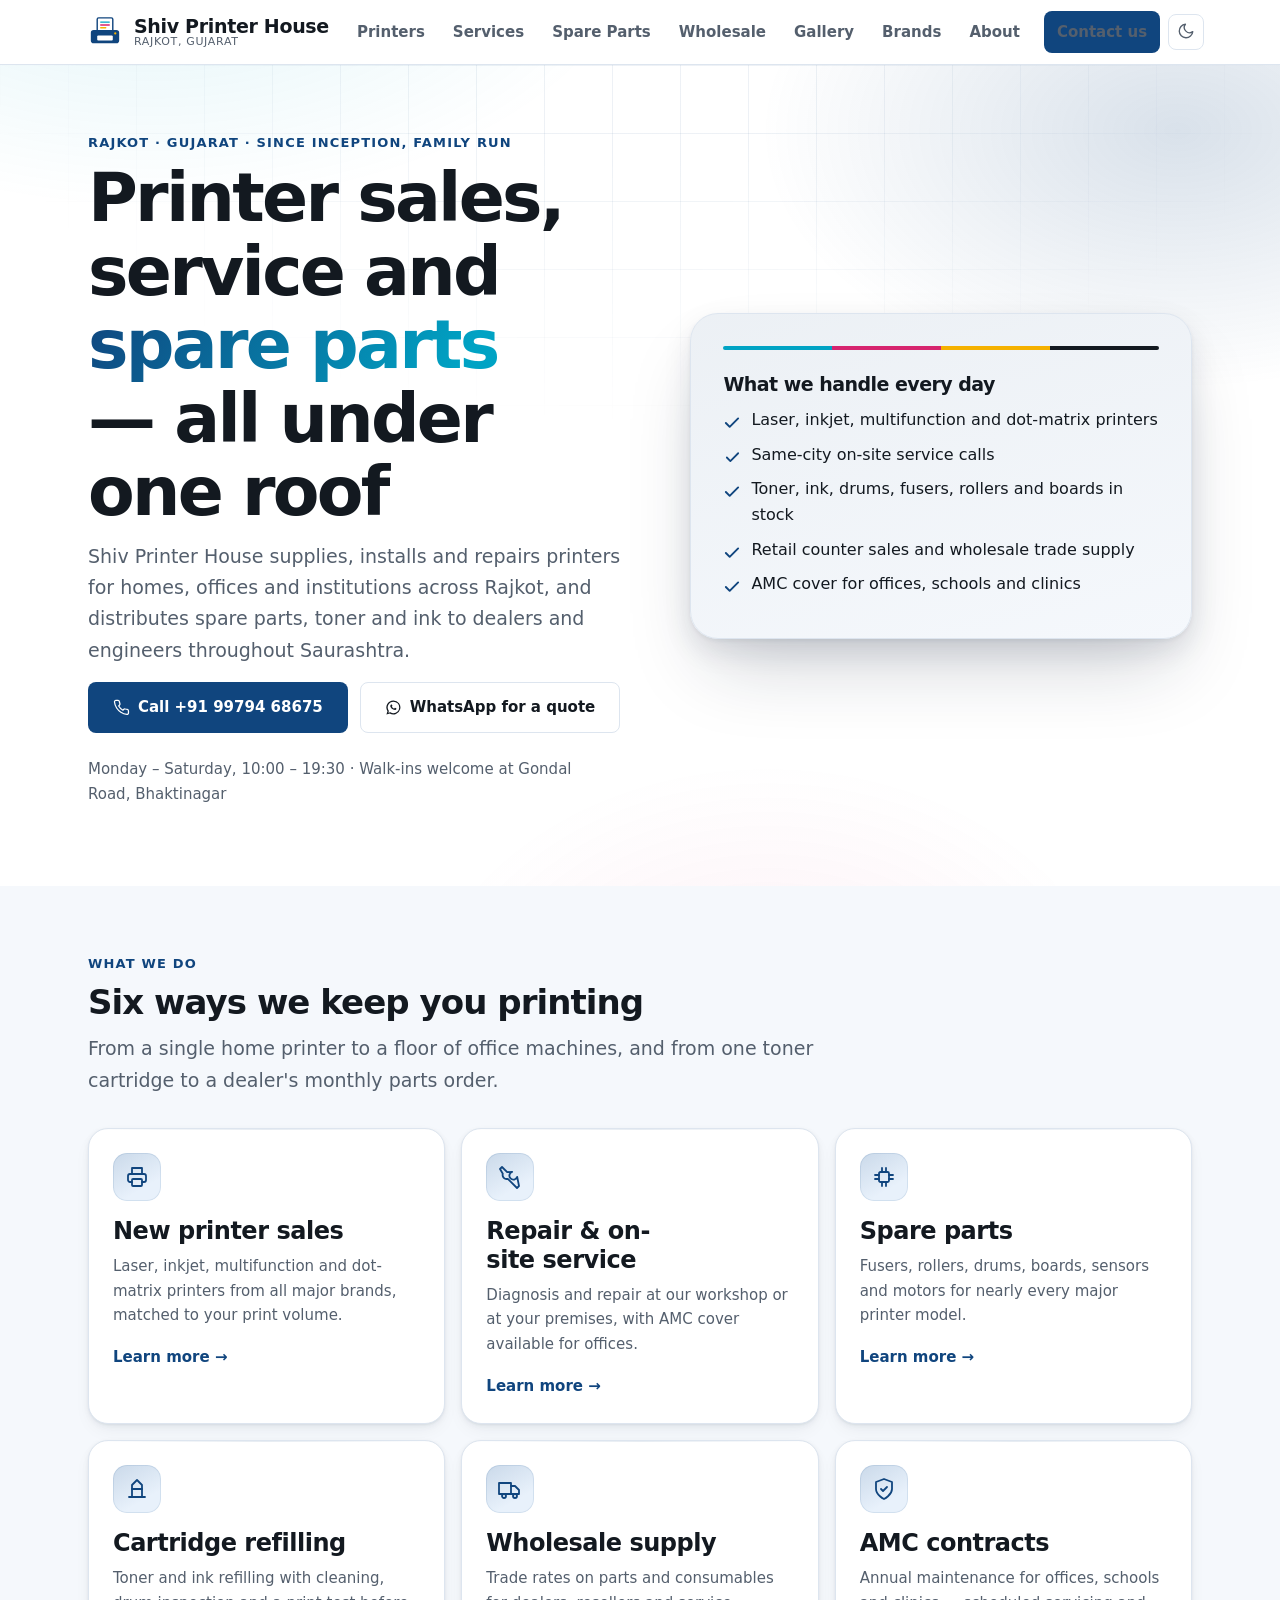
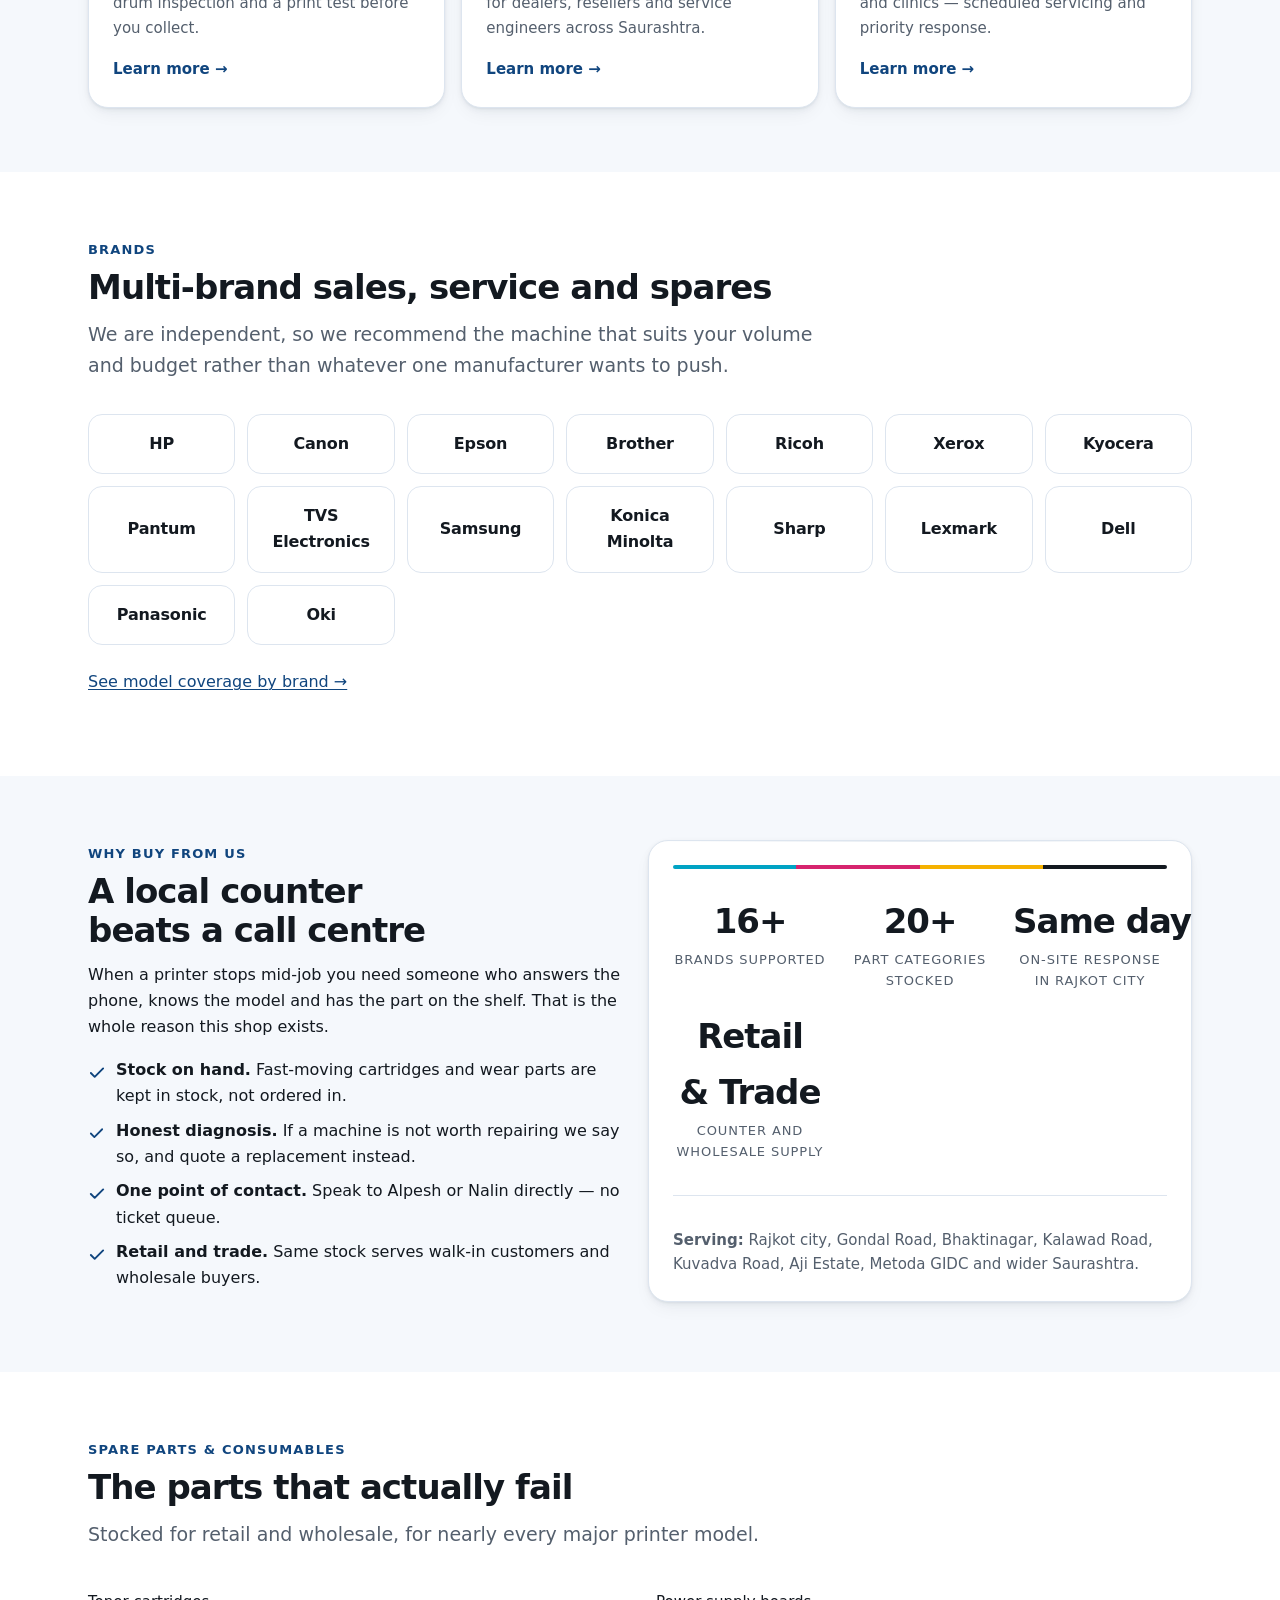
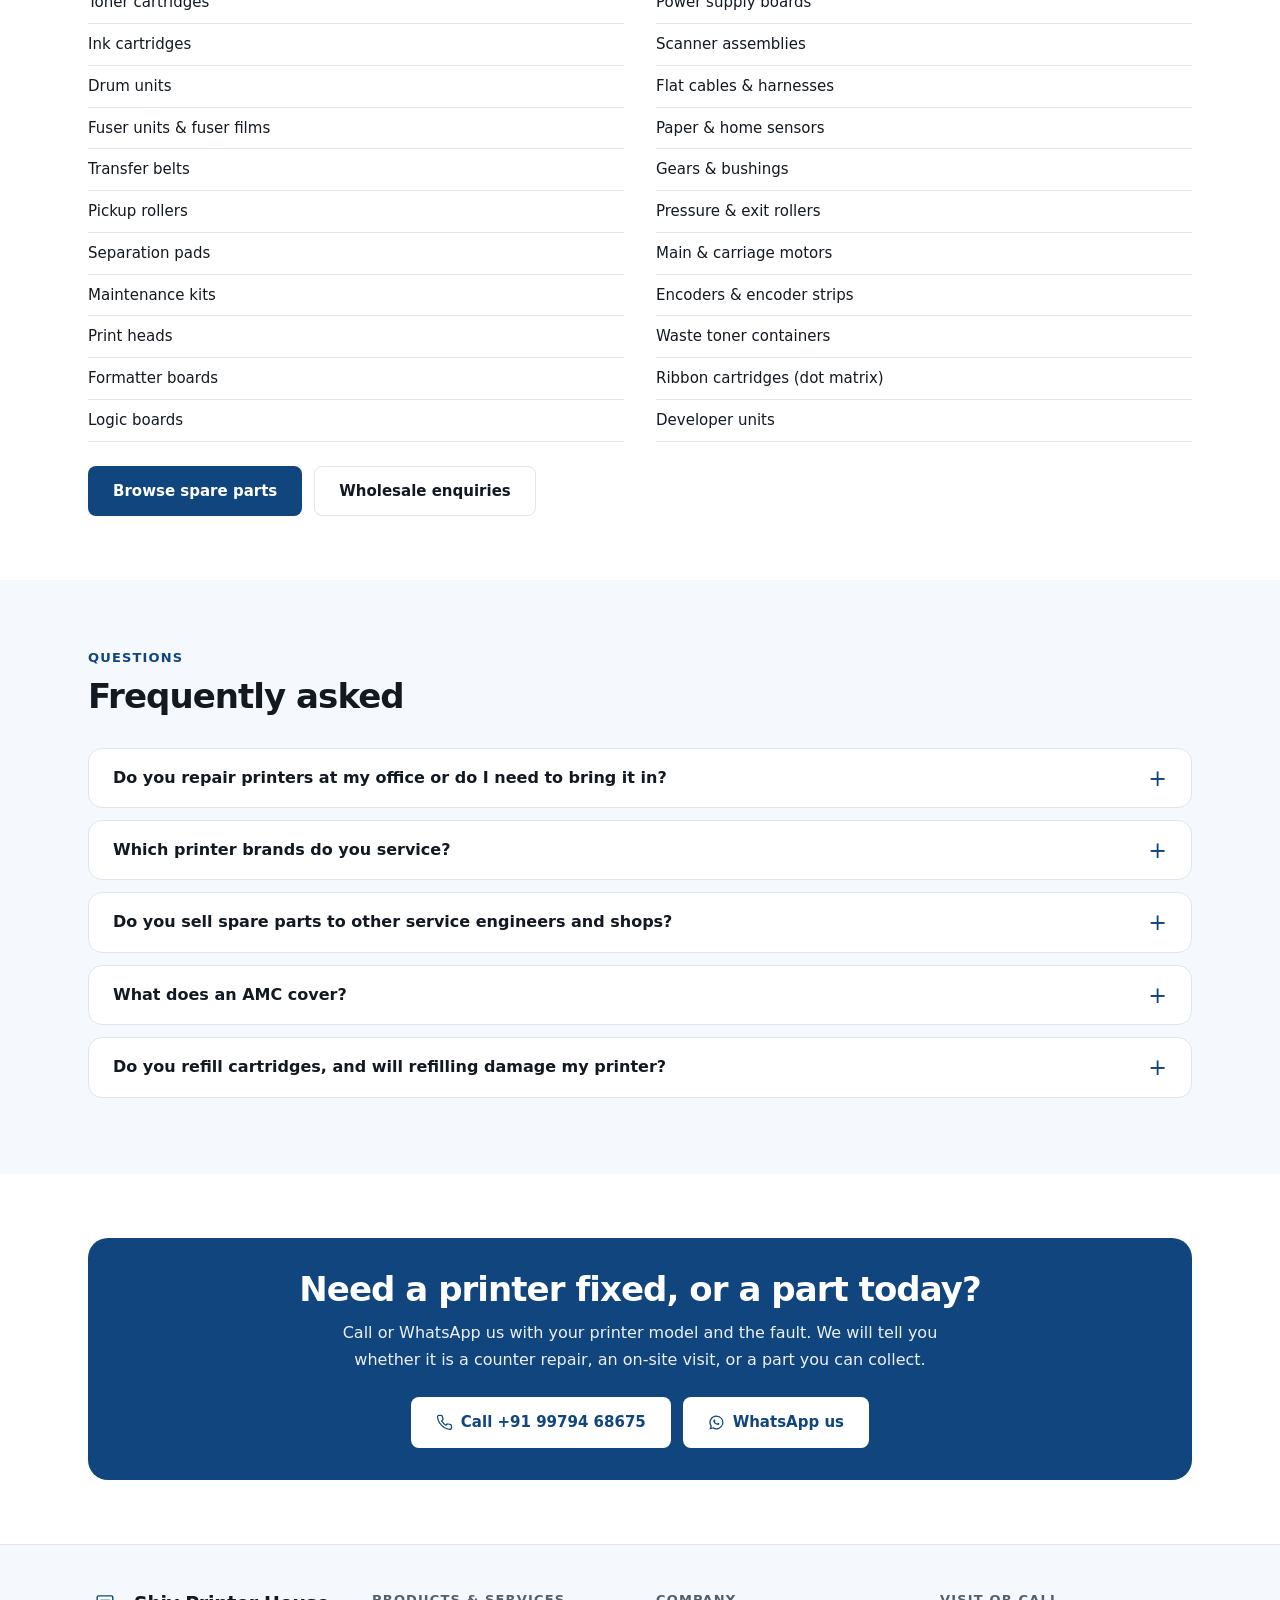
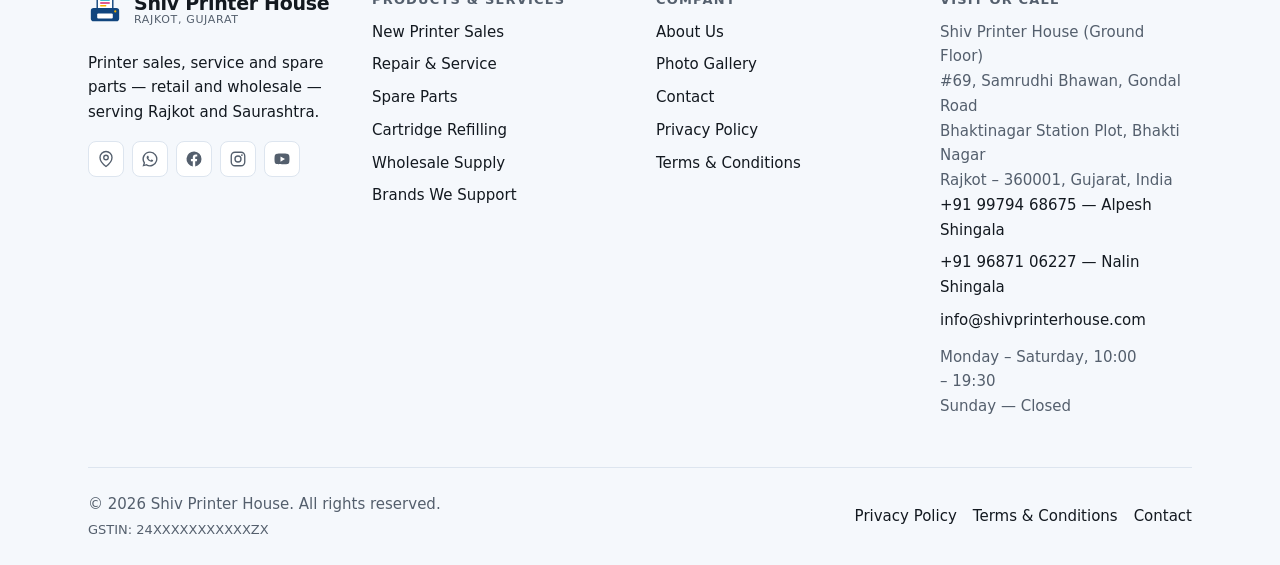
<file: index.html>
<!DOCTYPE html>
<html lang="en-IN">
<head>
<meta charset="utf-8">
<meta name="viewport" content="width=device-width, initial-scale=1">
<title>Shiv Printer House | Printer Sales, Service &amp; Spares, Rajkot</title>
<meta name="description" content="Printer sales, repair and service in Rajkot. Retail and wholesale printer spare parts, toner and ink for HP, Canon, Epson, Brother, Ricoh and more.">
<link rel="canonical" href="https://shivprinterhouse.com/">
<meta name="robots" content="index, follow, max-image-preview:large, max-snippet:-1">
<meta name="theme-color" content="#10457e" media="(prefers-color-scheme: light)">
<meta name="theme-color" content="#0f1319" media="(prefers-color-scheme: dark)">
<meta name="author" content="Shiv Printer House">
<meta name="geo.region" content="IN-GJ">
<meta name="geo.placename" content="Rajkot">
<meta property="og:type" content="website">
<meta property="og:site_name" content="Shiv Printer House">
<meta property="og:locale" content="en_IN">
<meta property="og:title" content="Shiv Printer House &mdash; Printer Sales, Service &amp; Spare Parts, Rajkot">
<meta property="og:description" content="Printer sales, repair and service in Rajkot. Retail and wholesale printer spare parts, toner and ink for HP, Canon, Epson, Brother, Ricoh and more.">
<meta property="og:url" content="https://shivprinterhouse.com/">
<meta property="og:image" content="https://shivprinterhouse.com/assets/images/og-image.jpg">
<meta property="og:image:width" content="1200">
<meta property="og:image:height" content="630">
<meta property="og:image:type" content="image/jpeg">
<meta property="og:image:alt" content="Shiv Printer House, Rajkot &ndash; printer sales, service and spare parts">
<meta name="twitter:card" content="summary_large_image">
<meta name="twitter:title" content="Shiv Printer House &mdash; Printer Sales, Service &amp; Spare Parts, Rajkot">
<meta name="twitter:description" content="Printer sales, repair and service in Rajkot. Retail and wholesale printer spare parts, toner and ink for HP, Canon, Epson, Brother, Ricoh and more.">
<meta name="twitter:image" content="https://shivprinterhouse.com/assets/images/og-image.jpg">
<meta name="twitter:image:alt" content="Shiv Printer House, Rajkot &ndash; printer sales, service and spare parts">
<link rel="icon" href="favicon.ico" sizes="32x32">
<link rel="icon" href="assets/icons/favicon.svg" type="image/svg+xml">
<link rel="apple-touch-icon" href="assets/icons/apple-touch-icon.png">
<link rel="manifest" href="manifest.webmanifest">
<link rel="stylesheet" href="assets/css/style.css?v=2">
<script src="assets/js/site.js?v=2" defer></script>
<script type="application/ld+json">
{
  "@context": "https://schema.org",
  "@graph": [
  {
    "@type": "LocalBusiness",
    "@id": "https://shivprinterhouse.com/#business",
    "additionalType": "https://schema.org/ComputerStore",
    "name": "Shiv Printer House",
    "description": "Printer sales, repair and service, and retail plus wholesale supply of printer spare parts, toner and ink cartridges in Rajkot, Gujarat.",
    "url": "https://shivprinterhouse.com/",
    "logo": "https://shivprinterhouse.com/assets/icons/icon-512.png",
    "image": "https://shivprinterhouse.com/assets/images/og-image.jpg",
    "telephone": ["+919979468675", "+919687106227"],
    "email": "info@shivprinterhouse.com",
    "currenciesAccepted": "INR",
    "priceRange": "\u20b9\u20b9",
    "address": {
      "@type": "PostalAddress",
      "streetAddress": "Ground Floor, #69, Samrudhi Bhawan, Gondal Road, Bhaktinagar Station Plot, Bhakti Nagar",
      "addressLocality": "Rajkot",
      "addressRegion": "Gujarat",
      "postalCode": "360001",
      "addressCountry": "IN"
    },
    "geo": {
      "@type": "GeoCoordinates",
      "latitude": 22.283303,
      "longitude": 70.799252
    },
    "hasMap": "https://maps.app.goo.gl/vSHveZ3JDfV5cDCq6",
    "openingHoursSpecification": [
      {
        "@type": "OpeningHoursSpecification",
        "dayOfWeek": ["Monday","Tuesday","Wednesday","Thursday","Friday","Saturday"],
        "opens": "10:00",
        "closes": "19:30"
      }
    ],
    "areaServed": [
      { "@type": "City", "name": "Rajkot" },
      { "@type": "AdministrativeArea", "name": "Saurashtra, Gujarat" }
    ],
    "employee": [
      { "@type": "Person", "name": "Alpesh Shingala", "telephone": "+919979468675" },
      { "@type": "Person", "name": "Nalin Shingala", "telephone": "+919687106227" }
    ],
    "sameAs": ["https://www.facebook.com/shivprinterhouse", "https://www.instagram.com/shivprinterhouse", "https://www.youtube.com/@shivprinterhouse"],
    "hasOfferCatalog": {
      "@type": "OfferCatalog",
      "name": "Printer products and services",
      "itemListElement": [
        { "@type": "Offer", "itemOffered": { "@type": "Service", "name": "New printer sales" } },
        { "@type": "Offer", "itemOffered": { "@type": "Service", "name": "Printer installation and setup" } },
        { "@type": "Offer", "itemOffered": { "@type": "Service", "name": "Printer repair and on-site service" } },
        { "@type": "Offer", "itemOffered": { "@type": "Service", "name": "Annual Maintenance Contract (AMC)" } },
        { "@type": "Offer", "itemOffered": { "@type": "Service", "name": "Cartridge refilling" } },
        { "@type": "Offer", "itemOffered": { "@type": "Product", "name": "Printer spare parts, toner and ink cartridges" } }
      ]
    }
  },
  {
    "@type": "Organization",
    "@id": "https://shivprinterhouse.com/#organization",
    "name": "Shiv Printer House",
    "url": "https://shivprinterhouse.com/",
    "logo": {
      "@type": "ImageObject",
      "url": "https://shivprinterhouse.com/assets/icons/icon-512.png",
      "width": 512,
      "height": 512
    },
    "contactPoint": [
      {
        "@type": "ContactPoint",
        "telephone": "+919979468675",
        "contactType": "sales and service",
        "areaServed": "IN",
        "availableLanguage": ["Gujarati", "Hindi", "English"]
      }
    ]
  },
  {
    "@type": "WebSite",
    "@id": "https://shivprinterhouse.com/#website",
    "url": "https://shivprinterhouse.com/",
    "name": "Shiv Printer House",
    "publisher": { "@id": "https://shivprinterhouse.com/#organization" },
    "inLanguage": "en-IN"
  },
  {
    "@type": "FAQPage",
    "mainEntity": [
      {"@type":"Question","name":"Do you repair printers at my office or do I need to bring it in?","acceptedAnswer":{"@type":"Answer","text":"Both. For most laser and inkjet printers we offer on-site service anywhere in Rajkot city. Heavier jobs — formatter board replacement, fuser rebuilds, scanner assembly work — are handled at our Gondal Road workshop. Call us and we will tell you which is faster for your fault."}},
      {"@type":"Question","name":"Which printer brands do you service?","acceptedAnswer":{"@type":"Answer","text":"All major brands, including HP, Canon, Epson, Brother, Ricoh, Xerox, Kyocera, Pantum, TVS and Samsung. We keep fast-moving spares for the common office and home models and can source the rest."}},
      {"@type":"Question","name":"Do you sell spare parts to other service engineers and shops?","acceptedAnswer":{"@type":"Answer","text":"Yes. Wholesale supply of spare parts, toner, ink and consumables is a core part of our business. Dealers, service engineers and resellers across Saurashtra buy from us at trade rates. See our wholesale page."}},
      {"@type":"Question","name":"What does an AMC cover?","acceptedAnswer":{"@type":"Answer","text":"An Annual Maintenance Contract covers scheduled preventive servicing, priority breakdown response and labour for the year. Contracts can be quoted as comprehensive (parts included) or non-comprehensive (labour only). Pricing depends on machine count, models and monthly print volume — contact us for a quote."}},
      {"@type":"Question","name":"Do you refill cartridges, and will refilling damage my printer?","acceptedAnswer":{"@type":"Answer","text":"We refill toner and ink cartridges using grade-matched consumables, and we clean and test the cartridge before returning it. Poor-quality refilling is what damages printers — wrong toner grade, worn drums left in service, or overfilled reservoirs. We check drum and blade condition first and tell you when a cartridge should be replaced rather than refilled."}}
    ]
  }
  ]
}
</script>
</head>
<body>
<a class="skip-link" href="#main">Skip to main content</a>
  <header class="site-header">
    <div class="container header-inner">
      <a class="brand-link" href="">
        <img src="assets/icons/logo.svg" alt="" width="34" height="34">
        <span class="brand-name">Shiv Printer House<span class="brand-sub">Rajkot, Gujarat</span></span>
      </a>
      <div class="header-actions">
        <button class="nav-toggle" type="button" aria-expanded="false" aria-controls="site-nav">
          <span>Menu</span>
        </button>
        <nav class="nav" id="site-nav" aria-label="Main">
          <ul class="nav-list">
          <li><a href="printer-sales/">Printers</a></li>
          <li><a href="services/">Services</a></li>
          <li><a href="products/">Spare Parts</a></li>
          <li><a href="wholesale/">Wholesale</a></li>
          <li><a href="gallery/">Gallery</a></li>
          <li><a href="brands/">Brands</a></li>
          <li><a href="about/">About</a></li>
          <li class="nav-cta"><a class="btn btn-sm" href="contact/">Contact us</a></li>
          </ul>
        </nav>
        <button class="theme-toggle" type="button" aria-pressed="false" aria-label="Switch to dark theme">
          <span class="icon-moon"><svg viewBox="0 0 24 24" fill="none" stroke="currentColor" stroke-width="1.8" stroke-linecap="round" stroke-linejoin="round" aria-hidden="true" focusable="false"><path d="M21 12.8A9 9 0 1 1 11.2 3a7 7 0 0 0 9.8 9.8Z"/></svg></span>
          <span class="icon-sun"><svg viewBox="0 0 24 24" fill="none" stroke="currentColor" stroke-width="1.8" stroke-linecap="round" stroke-linejoin="round" aria-hidden="true" focusable="false"><circle cx="12" cy="12" r="4.5"/><path d="M12 1.5v2M12 20.5v2M4.2 4.2l1.4 1.4M18.4 18.4l1.4 1.4M1.5 12h2M20.5 12h2M4.2 19.8l1.4-1.4M18.4 5.6l1.4-1.4"/></svg></span>
        </button>
      </div>
    </div>
  </header>
<main id="main">

  <section class="hero">
    <div class="container hero-grid">
      <div>
        <span class="eyebrow">Rajkot &middot; Gujarat &middot; Since inception, family run</span>
        <h1>Printer sales, service and <span class="accent">spare parts</span> &mdash; all under one roof</h1>
        <p class="lede">Shiv Printer House supplies, installs and repairs printers for homes, offices and
          institutions across Rajkot, and distributes spare parts, toner and ink to dealers and
          engineers throughout Saurashtra.</p>
        <div class="btn-group">
          <a class="btn" href="tel:+919979468675"><svg viewBox="0 0 24 24" fill="none" stroke="currentColor" stroke-width="1.8" stroke-linecap="round" stroke-linejoin="round" aria-hidden="true" focusable="false"><path d="M22 16.9v3a2 2 0 0 1-2.2 2 19.8 19.8 0 0 1-8.6-3.1 19.5 19.5 0 0 1-6-6A19.8 19.8 0 0 1 2.1 4.2 2 2 0 0 1 4.1 2h3a2 2 0 0 1 2 1.7c.1 1 .4 1.9.7 2.8a2 2 0 0 1-.5 2.1L8.1 9.9a16 16 0 0 0 6 6l1.3-1.3a2 2 0 0 1 2.1-.4c.9.3 1.8.6 2.8.7a2 2 0 0 1 1.7 2Z"/></svg>Call +91 99794 68675</a>
          <a class="btn btn-outline" href="https://wa.me/919979468675" rel="noopener" target="_blank"><svg viewBox="0 0 24 24" fill="currentColor" aria-hidden="true" focusable="false"><path d="M12 2a10 10 0 0 0-8.5 15.3L2 22l4.8-1.4A10 10 0 1 0 12 2Zm0 1.8a8.2 8.2 0 0 1 0 16.4 8.2 8.2 0 0 1-4.2-1.2l-.3-.2-2.8.8.8-2.7-.2-.3A8.2 8.2 0 0 1 12 3.8Zm-3 4c-.2 0-.5.1-.7.3-.3.3-.8.9-.8 1.8 0 1 .7 2 .8 2.1.1.2 1.4 2.3 3.5 3.1 1.7.7 2.2.6 2.6.6.5 0 1.4-.5 1.6-1 .2-.6.2-1 .1-1.1 0-.1-.2-.2-.4-.3l-1.4-.7c-.2 0-.3-.1-.5.1l-.6.8c-.1.2-.3.2-.5.1a6 6 0 0 1-1.7-1 6.6 6.6 0 0 1-1.2-1.5c-.1-.2 0-.3.1-.4l.4-.5.2-.4c0-.2 0-.3-.1-.4l-.6-1.4c-.1-.2-.2-.2-.4-.2Z"/></svg>WhatsApp for a quote</a>
        </div>
        <p class="mt-5 muted t-sm">
          Monday – Saturday, 10:00 – 19:30 &middot; Walk-ins welcome at Gondal Road, Bhaktinagar</p>
      </div>
      <div class="hero-figure">
        <div class="cmyk-rule mb-5"></div>
        <h2 class="t-lg">What we handle every day</h2>
        <ul class="tick-list mb-0">
          <li>Laser, inkjet, multifunction and dot-matrix printers</li>
          <li>Same-city on-site service calls</li>
          <li>Toner, ink, drums, fusers, rollers and boards in stock</li>
          <li>Retail counter sales and wholesale trade supply</li>
          <li>AMC cover for offices, schools and clinics</li>
        </ul>
      </div>
    </div>
  </section>

  <section class="section-alt">
    <div class="container">
      <div class="section-head">
        <span class="eyebrow">What we do</span>
        <h2>Six ways we keep you printing</h2>
        <p>From a single home printer to a floor of office machines, and from one toner cartridge
          to a dealer's monthly parts order.</p>
      </div>
      <div class="grid">
        <a class="card" href="printer-sales/">
          <span class="card-icon"><svg viewBox="0 0 24 24" fill="none" stroke="currentColor" stroke-width="1.8" stroke-linecap="round" stroke-linejoin="round" aria-hidden="true" focusable="false"><path d="M7 8V3h10v5"/><path d="M7 17H5a2 2 0 0 1-2-2v-4a2 2 0 0 1 2-2h14a2 2 0 0 1 2 2v4a2 2 0 0 1-2 2h-2"/><rect x="7" y="14" width="10" height="7" rx="1"/></svg></span>
          <h3>New printer sales</h3>
          <p>Laser, inkjet, multifunction and dot-matrix printers from all major brands, matched to your print volume.</p>
          <span class="more">Learn more &rarr;</span>
        </a>
        <a class="card" href="services/">
          <span class="card-icon"><svg viewBox="0 0 24 24" fill="none" stroke="currentColor" stroke-width="1.8" stroke-linecap="round" stroke-linejoin="round" aria-hidden="true" focusable="false"><path d="M14.2 6.8a4 4 0 1 0 5 5L21 21l-2 2-9.2-9.2a4 4 0 0 1-5-5L2 4l2-2 5.2 5.2Z"/></svg></span>
          <h3>Repair &amp; on-site service</h3>
          <p>Diagnosis and repair at our workshop or at your premises, with AMC cover available for offices.</p>
          <span class="more">Learn more &rarr;</span>
        </a>
        <a class="card" href="products/">
          <span class="card-icon"><svg viewBox="0 0 24 24" fill="none" stroke="currentColor" stroke-width="1.8" stroke-linecap="round" stroke-linejoin="round" aria-hidden="true" focusable="false"><rect x="7" y="7" width="10" height="10" rx="1.5"/><path d="M10 3v4M14 3v4M10 17v4M14 17v4M3 10h4M3 14h4M17 10h4M17 14h4"/></svg></span>
          <h3>Spare parts</h3>
          <p>Fusers, rollers, drums, boards, sensors and motors for nearly every major printer model.</p>
          <span class="more">Learn more &rarr;</span>
        </a>
        <a class="card" href="cartridge-refilling/">
          <span class="card-icon"><svg viewBox="0 0 24 24" fill="none" stroke="currentColor" stroke-width="1.8" stroke-linecap="round" stroke-linejoin="round" aria-hidden="true" focusable="false"><path d="M4 20h16"/><path d="M7 20V8l5-5 5 5v12"/><path d="M7 12h10"/></svg></span>
          <h3>Cartridge refilling</h3>
          <p>Toner and ink refilling with cleaning, drum inspection and a print test before you collect.</p>
          <span class="more">Learn more &rarr;</span>
        </a>
        <a class="card" href="wholesale/">
          <span class="card-icon"><svg viewBox="0 0 24 24" fill="none" stroke="currentColor" stroke-width="1.8" stroke-linecap="round" stroke-linejoin="round" aria-hidden="true" focusable="false"><path d="M1 6h12v11H1z"/><path d="M13 9h4l4 4v4h-8"/><circle cx="6" cy="19" r="2"/><circle cx="17" cy="19" r="2"/></svg></span>
          <h3>Wholesale supply</h3>
          <p>Trade rates on parts and consumables for dealers, resellers and service engineers across Saurashtra.</p>
          <span class="more">Learn more &rarr;</span>
        </a>
        <a class="card" href="services/">
          <span class="card-icon"><svg viewBox="0 0 24 24" fill="none" stroke="currentColor" stroke-width="1.8" stroke-linecap="round" stroke-linejoin="round" aria-hidden="true" focusable="false"><path d="M12 22s8-4 8-10V5l-8-3-8 3v7c0 6 8 10 8 10Z"/><path d="m9 12 2 2 4-4"/></svg></span>
          <h3>AMC contracts</h3>
          <p>Annual maintenance for offices, schools and clinics &mdash; scheduled servicing and priority response.</p>
          <span class="more">Learn more &rarr;</span>
        </a>
      </div>
    </div>
  </section>

  <section>
    <div class="container">
      <div class="section-head">
        <span class="eyebrow">Brands</span>
        <h2>Multi-brand sales, service and spares</h2>
        <p>We are independent, so we recommend the machine that suits your volume and budget rather
          than whatever one manufacturer wants to push.</p>
      </div>
      <ul class="brand-grid">
        <li>HP</li>
        <li>Canon</li>
        <li>Epson</li>
        <li>Brother</li>
        <li>Ricoh</li>
        <li>Xerox</li>
        <li>Kyocera</li>
        <li>Pantum</li>
        <li>TVS Electronics</li>
        <li>Samsung</li>
        <li>Konica Minolta</li>
        <li>Sharp</li>
        <li>Lexmark</li>
        <li>Dell</li>
        <li>Panasonic</li>
        <li>Oki</li>
      </ul>
      <p class="mt-5"><a href="brands/">See model coverage by brand &rarr;</a></p>
    </div>
  </section>

  <section class="section-alt">
    <div class="container">
      <div class="grid grid-2">
        <div>
          <span class="eyebrow">Why buy from us</span>
          <h2>A local counter beats a call centre</h2>
          <p>When a printer stops mid-job you need someone who answers the phone, knows the model and has
            the part on the shelf. That is the whole reason this shop exists.</p>
          <ul class="tick-list">
            <li><strong>Stock on hand.</strong> Fast-moving cartridges and wear parts are kept in stock, not ordered in.</li>
            <li><strong>Honest diagnosis.</strong> If a machine is not worth repairing we say so, and quote a replacement instead.</li>
            <li><strong>One point of contact.</strong> Speak to Alpesh or Nalin directly &mdash; no ticket queue.</li>
            <li><strong>Retail and trade.</strong> Same stock serves walk-in customers and wholesale buyers.</li>
          </ul>
        </div>
        <div>
          <div class="card">
            <div class="cmyk-rule mb-5"></div>
            <dl class="stats">
              <div><dd>16+</dd><dt>Brands supported</dt></div>
              <div><dd>20+</dd><dt>Part categories stocked</dt></div>
              <div><dd>Same&nbsp;day</dd><dt>On-site response in Rajkot city</dt></div>
              <div><dd>Retail<br>&amp; Trade</dd><dt>Counter and wholesale supply</dt></div>
            </dl>
            <hr>
            <p class="mb-0"><strong>Serving:</strong> Rajkot city, Gondal Road, Bhaktinagar,
              Kalawad Road, Kuvadva Road, Aji Estate, Metoda GIDC and wider Saurashtra.</p>
          </div>
        </div>
      </div>
    </div>
  </section>

  <section>
    <div class="container">
      <div class="section-head">
        <span class="eyebrow">Spare parts &amp; consumables</span>
        <h2>The parts that actually fail</h2>
        <p>Stocked for retail and wholesale, for nearly every major printer model.</p>
      </div>
      <ul class="col-list">
        <li>Toner cartridges</li><li>Ink cartridges</li><li>Drum units</li>
        <li>Fuser units &amp; fuser films</li><li>Transfer belts</li><li>Pickup rollers</li>
        <li>Separation pads</li><li>Maintenance kits</li><li>Print heads</li>
        <li>Formatter boards</li><li>Logic boards</li><li>Power supply boards</li>
        <li>Scanner assemblies</li><li>Flat cables &amp; harnesses</li><li>Paper &amp; home sensors</li>
        <li>Gears &amp; bushings</li><li>Pressure &amp; exit rollers</li><li>Main &amp; carriage motors</li>
        <li>Encoders &amp; encoder strips</li><li>Waste toner containers</li>
        <li>Ribbon cartridges (dot matrix)</li><li>Developer units</li>
      </ul>
      <div class="btn-group mt-5">
        <a class="btn" href="products/">Browse spare parts</a>
        <a class="btn btn-outline" href="wholesale/">Wholesale enquiries</a>
      </div>
    </div>
  </section>

<!-- HOMEGALLERY:START — generated by tools/build_gallery.py. Do not edit by hand. -->
  <!-- Home gallery teaser appears here automatically once photos exist
       in assets/images/gallery/originals/. See docs/GALLERY.md. -->
<!-- HOMEGALLERY:END -->

  <section class="section-alt">
    <div class="container">
      <div class="section-head">
        <span class="eyebrow">Questions</span>
        <h2>Frequently asked</h2>
      </div>
      <div class="faq">
        <details>
          <summary>Do you repair printers at my office or do I need to bring it in?</summary>
          <div class="faq-body"><p>Both. For most laser and inkjet printers we offer on-site service anywhere in Rajkot city. Heavier jobs — formatter board replacement, fuser rebuilds, scanner assembly work — are handled at our Gondal Road workshop. Call us and we will tell you which is faster for your fault.</p></div>
        </details>
        <details>
          <summary>Which printer brands do you service?</summary>
          <div class="faq-body"><p>All major brands, including HP, Canon, Epson, Brother, Ricoh, Xerox, Kyocera, Pantum, TVS and Samsung. We keep fast-moving spares for the common office and home models and can source the rest.</p></div>
        </details>
        <details>
          <summary>Do you sell spare parts to other service engineers and shops?</summary>
          <div class="faq-body"><p>Yes. Wholesale supply of spare parts, toner, ink and consumables is a core part of our business. Dealers, service engineers and resellers across Saurashtra buy from us at trade rates. See our <a href="wholesale/">wholesale page</a>.</p></div>
        </details>
        <details>
          <summary>What does an AMC cover?</summary>
          <div class="faq-body"><p>An Annual Maintenance Contract covers scheduled preventive servicing, priority breakdown response and labour for the year. Contracts can be quoted as comprehensive (parts included) or non-comprehensive (labour only). Pricing depends on machine count, models and monthly print volume — contact us for a quote.</p></div>
        </details>
        <details>
          <summary>Do you refill cartridges, and will refilling damage my printer?</summary>
          <div class="faq-body"><p>We refill toner and ink cartridges using grade-matched consumables, and we clean and test the cartridge before returning it. Poor-quality refilling is what damages printers — wrong toner grade, worn drums left in service, or overfilled reservoirs. We check drum and blade condition first and tell you when a cartridge should be replaced rather than refilled.</p></div>
        </details>
      </div>
    </div>
  </section>

  <section>
    <div class="container">
      <div class="cta-band">
        <h2>Need a printer fixed, or a part today?</h2>
        <p>Call or WhatsApp us with your printer model and the fault. We will tell you whether it is a counter repair, an on-site visit, or a part you can collect.</p>
        <div class="btn-group center-x mt-5">
          <a class="btn" href="tel:+919979468675"><svg viewBox="0 0 24 24" fill="none" stroke="currentColor" stroke-width="1.8" stroke-linecap="round" stroke-linejoin="round" aria-hidden="true" focusable="false"><path d="M22 16.9v3a2 2 0 0 1-2.2 2 19.8 19.8 0 0 1-8.6-3.1 19.5 19.5 0 0 1-6-6A19.8 19.8 0 0 1 2.1 4.2 2 2 0 0 1 4.1 2h3a2 2 0 0 1 2 1.7c.1 1 .4 1.9.7 2.8a2 2 0 0 1-.5 2.1L8.1 9.9a16 16 0 0 0 6 6l1.3-1.3a2 2 0 0 1 2.1-.4c.9.3 1.8.6 2.8.7a2 2 0 0 1 1.7 2Z"/></svg>Call +91 99794 68675</a>
          <a class="btn" href="https://wa.me/919979468675" rel="noopener" target="_blank"><svg viewBox="0 0 24 24" fill="currentColor" aria-hidden="true" focusable="false"><path d="M12 2a10 10 0 0 0-8.5 15.3L2 22l4.8-1.4A10 10 0 1 0 12 2Zm0 1.8a8.2 8.2 0 0 1 0 16.4 8.2 8.2 0 0 1-4.2-1.2l-.3-.2-2.8.8.8-2.7-.2-.3A8.2 8.2 0 0 1 12 3.8Zm-3 4c-.2 0-.5.1-.7.3-.3.3-.8.9-.8 1.8 0 1 .7 2 .8 2.1.1.2 1.4 2.3 3.5 3.1 1.7.7 2.2.6 2.6.6.5 0 1.4-.5 1.6-1 .2-.6.2-1 .1-1.1 0-.1-.2-.2-.4-.3l-1.4-.7c-.2 0-.3-.1-.5.1l-.6.8c-.1.2-.3.2-.5.1a6 6 0 0 1-1.7-1 6.6 6.6 0 0 1-1.2-1.5c-.1-.2 0-.3.1-.4l.4-.5.2-.4c0-.2 0-.3-.1-.4l-.6-1.4c-.1-.2-.2-.2-.4-.2Z"/></svg>WhatsApp us</a>
        </div>
      </div>
    </div>
  </section>

</main>
  <footer class="site-footer">
    <div class="container">
      <div class="footer-grid">
        <div>
          <a class="brand-link" href="">
            <img src="assets/icons/logo.svg" alt="" width="34" height="34">
            <span class="brand-name">Shiv Printer House<span class="brand-sub">Rajkot, Gujarat</span></span>
          </a>
          <p class="mt-4">Printer sales, service and spare parts &mdash; retail and wholesale &mdash; serving Rajkot and Saurashtra.</p>
          <!-- CONFIG social: profiles are suggested handles. Confirm or replace before launch. -->
          <ul class="social">
            <li><a href="https://maps.app.goo.gl/vSHveZ3JDfV5cDCq6" rel="noopener" target="_blank" title="Google Maps"><span class="sr-only">Find Shiv Printer House on Google Maps</span><svg viewBox="0 0 24 24" fill="none" stroke="currentColor" stroke-width="1.8" stroke-linecap="round" stroke-linejoin="round" aria-hidden="true" focusable="false"><path d="M20 10c0 6-8 12-8 12s-8-6-8-12a8 8 0 0 1 16 0Z"/><circle cx="12" cy="10" r="3"/></svg></a></li>
            <li><a href="https://wa.me/919979468675" rel="noopener" target="_blank" title="WhatsApp"><span class="sr-only">Chat with Shiv Printer House on WhatsApp</span><svg viewBox="0 0 24 24" fill="currentColor" aria-hidden="true" focusable="false"><path d="M12 2a10 10 0 0 0-8.5 15.3L2 22l4.8-1.4A10 10 0 1 0 12 2Zm0 1.8a8.2 8.2 0 0 1 0 16.4 8.2 8.2 0 0 1-4.2-1.2l-.3-.2-2.8.8.8-2.7-.2-.3A8.2 8.2 0 0 1 12 3.8Zm-3 4c-.2 0-.5.1-.7.3-.3.3-.8.9-.8 1.8 0 1 .7 2 .8 2.1.1.2 1.4 2.3 3.5 3.1 1.7.7 2.2.6 2.6.6.5 0 1.4-.5 1.6-1 .2-.6.2-1 .1-1.1 0-.1-.2-.2-.4-.3l-1.4-.7c-.2 0-.3-.1-.5.1l-.6.8c-.1.2-.3.2-.5.1a6 6 0 0 1-1.7-1 6.6 6.6 0 0 1-1.2-1.5c-.1-.2 0-.3.1-.4l.4-.5.2-.4c0-.2 0-.3-.1-.4l-.6-1.4c-.1-.2-.2-.2-.4-.2Z"/></svg></a></li>
            <li><a href="https://www.facebook.com/shivprinterhouse" rel="noopener me" target="_blank" title="Facebook"><span class="sr-only">Shiv Printer House on Facebook</span><svg viewBox="0 0 24 24" fill="currentColor" aria-hidden="true" focusable="false"><path d="M22 12a10 10 0 1 0-11.6 9.9v-7H7.9V12h2.5V9.8c0-2.5 1.5-3.9 3.8-3.9l2.1.2v2.4h-1.2c-1.2 0-1.5.7-1.5 1.5V12h2.6l-.4 2.9h-2.2v7A10 10 0 0 0 22 12Z"/></svg></a></li>
            <li><a href="https://www.instagram.com/shivprinterhouse" rel="noopener me" target="_blank" title="Instagram"><span class="sr-only">Shiv Printer House on Instagram</span><svg viewBox="0 0 24 24" fill="none" stroke="currentColor" stroke-width="1.8" stroke-linecap="round" aria-hidden="true" focusable="false"><rect x="3" y="3" width="18" height="18" rx="5"/><circle cx="12" cy="12" r="4"/><circle cx="17.2" cy="6.8" r="1.2" fill="currentColor" stroke="none"/></svg></a></li>
            <li><a href="https://www.youtube.com/@shivprinterhouse" rel="noopener me" target="_blank" title="Youtube"><span class="sr-only">Shiv Printer House on Youtube</span><svg viewBox="0 0 24 24" fill="currentColor" aria-hidden="true" focusable="false"><path d="M21.6 7.2a2.8 2.8 0 0 0-2-2C17.9 4.8 12 4.8 12 4.8s-5.9 0-7.6.4a2.8 2.8 0 0 0-2 2C2 8.9 2 12 2 12s0 3.1.4 4.8a2.8 2.8 0 0 0 2 2c1.7.4 7.6.4 7.6.4s5.9 0 7.6-.4a2.8 2.8 0 0 0 2-2C22 15.1 22 12 22 12s0-3.1-.4-4.8ZM10 15.5v-7l6 3.5-6 3.5Z"/></svg></a></li>
          </ul>
        </div>
        <div>
          <h2>Products &amp; Services</h2>
          <ul>
            <li><a href="printer-sales/">New Printer Sales</a></li>
            <li><a href="services/">Repair &amp; Service</a></li>
            <li><a href="products/">Spare Parts</a></li>
            <li><a href="cartridge-refilling/">Cartridge Refilling</a></li>
            <li><a href="wholesale/">Wholesale Supply</a></li>
            <li><a href="brands/">Brands We Support</a></li>
          </ul>
        </div>
        <div>
          <h2>Company</h2>
          <ul>
            <li><a href="about/">About Us</a></li>
            <li><a href="gallery/">Photo Gallery</a></li>
            <li><a href="contact/">Contact</a></li>
            <li><a href="privacy/">Privacy Policy</a></li>
            <li><a href="terms/">Terms &amp; Conditions</a></li>
          </ul>
        </div>
        <div>
          <h2>Visit or Call</h2>
          <address>
            Shiv Printer House (Ground Floor)<br>
            #69, Samrudhi Bhawan, Gondal Road<br>
            Bhaktinagar Station Plot, Bhakti Nagar<br>
            Rajkot &ndash; 360001, Gujarat, India
          </address>
          <ul class="mt-3">
            <li><a href="tel:+919979468675">+91 99794 68675</a> &mdash; Alpesh Shingala</li>
            <li><a href="tel:+919687106227">+91 96871 06227</a> &mdash; Nalin Shingala</li>
            <li><a href="mailto:info@shivprinterhouse.com">info@shivprinterhouse.com</a></li>
          </ul>
          <p class="mt-3 muted">Monday – Saturday, 10:00 – 19:30<br>Sunday — Closed</p>
        </div>
      </div>
      <div class="footer-bottom">
        <p class="m-0">&copy; <span>2026</span> Shiv Printer House. All rights reserved.<br>
          <!-- CONFIG gstin: replace with the real 15-digit GSTIN before launch -->
          <small>GSTIN: 24XXXXXXXXXXXZX</small>
        </p>
        <ul>
          <li><a href="privacy/">Privacy Policy</a></li>
          <li><a href="terms/">Terms &amp; Conditions</a></li>
          <li><a href="contact/">Contact</a></li>
        </ul>
      </div>
    </div>
  </footer>
  <nav class="mobile-cta" aria-label="Quick contact">
    <a href="tel:+919979468675"><svg viewBox="0 0 24 24" fill="none" stroke="currentColor" stroke-width="1.8" stroke-linecap="round" stroke-linejoin="round" aria-hidden="true" focusable="false"><path d="M22 16.9v3a2 2 0 0 1-2.2 2 19.8 19.8 0 0 1-8.6-3.1 19.5 19.5 0 0 1-6-6A19.8 19.8 0 0 1 2.1 4.2 2 2 0 0 1 4.1 2h3a2 2 0 0 1 2 1.7c.1 1 .4 1.9.7 2.8a2 2 0 0 1-.5 2.1L8.1 9.9a16 16 0 0 0 6 6l1.3-1.3a2 2 0 0 1 2.1-.4c.9.3 1.8.6 2.8.7a2 2 0 0 1 1.7 2Z"/></svg>Call now</a>
    <a href="https://wa.me/919979468675" rel="noopener" target="_blank"><svg viewBox="0 0 24 24" fill="currentColor" aria-hidden="true" focusable="false"><path d="M12 2a10 10 0 0 0-8.5 15.3L2 22l4.8-1.4A10 10 0 1 0 12 2Zm0 1.8a8.2 8.2 0 0 1 0 16.4 8.2 8.2 0 0 1-4.2-1.2l-.3-.2-2.8.8.8-2.7-.2-.3A8.2 8.2 0 0 1 12 3.8Zm-3 4c-.2 0-.5.1-.7.3-.3.3-.8.9-.8 1.8 0 1 .7 2 .8 2.1.1.2 1.4 2.3 3.5 3.1 1.7.7 2.2.6 2.6.6.5 0 1.4-.5 1.6-1 .2-.6.2-1 .1-1.1 0-.1-.2-.2-.4-.3l-1.4-.7c-.2 0-.3-.1-.5.1l-.6.8c-.1.2-.3.2-.5.1a6 6 0 0 1-1.7-1 6.6 6.6 0 0 1-1.2-1.5c-.1-.2 0-.3.1-.4l.4-.5.2-.4c0-.2 0-.3-.1-.4l-.6-1.4c-.1-.2-.2-.2-.4-.2Z"/></svg>WhatsApp</a>
  </nav>
</body>
</html>
</file>
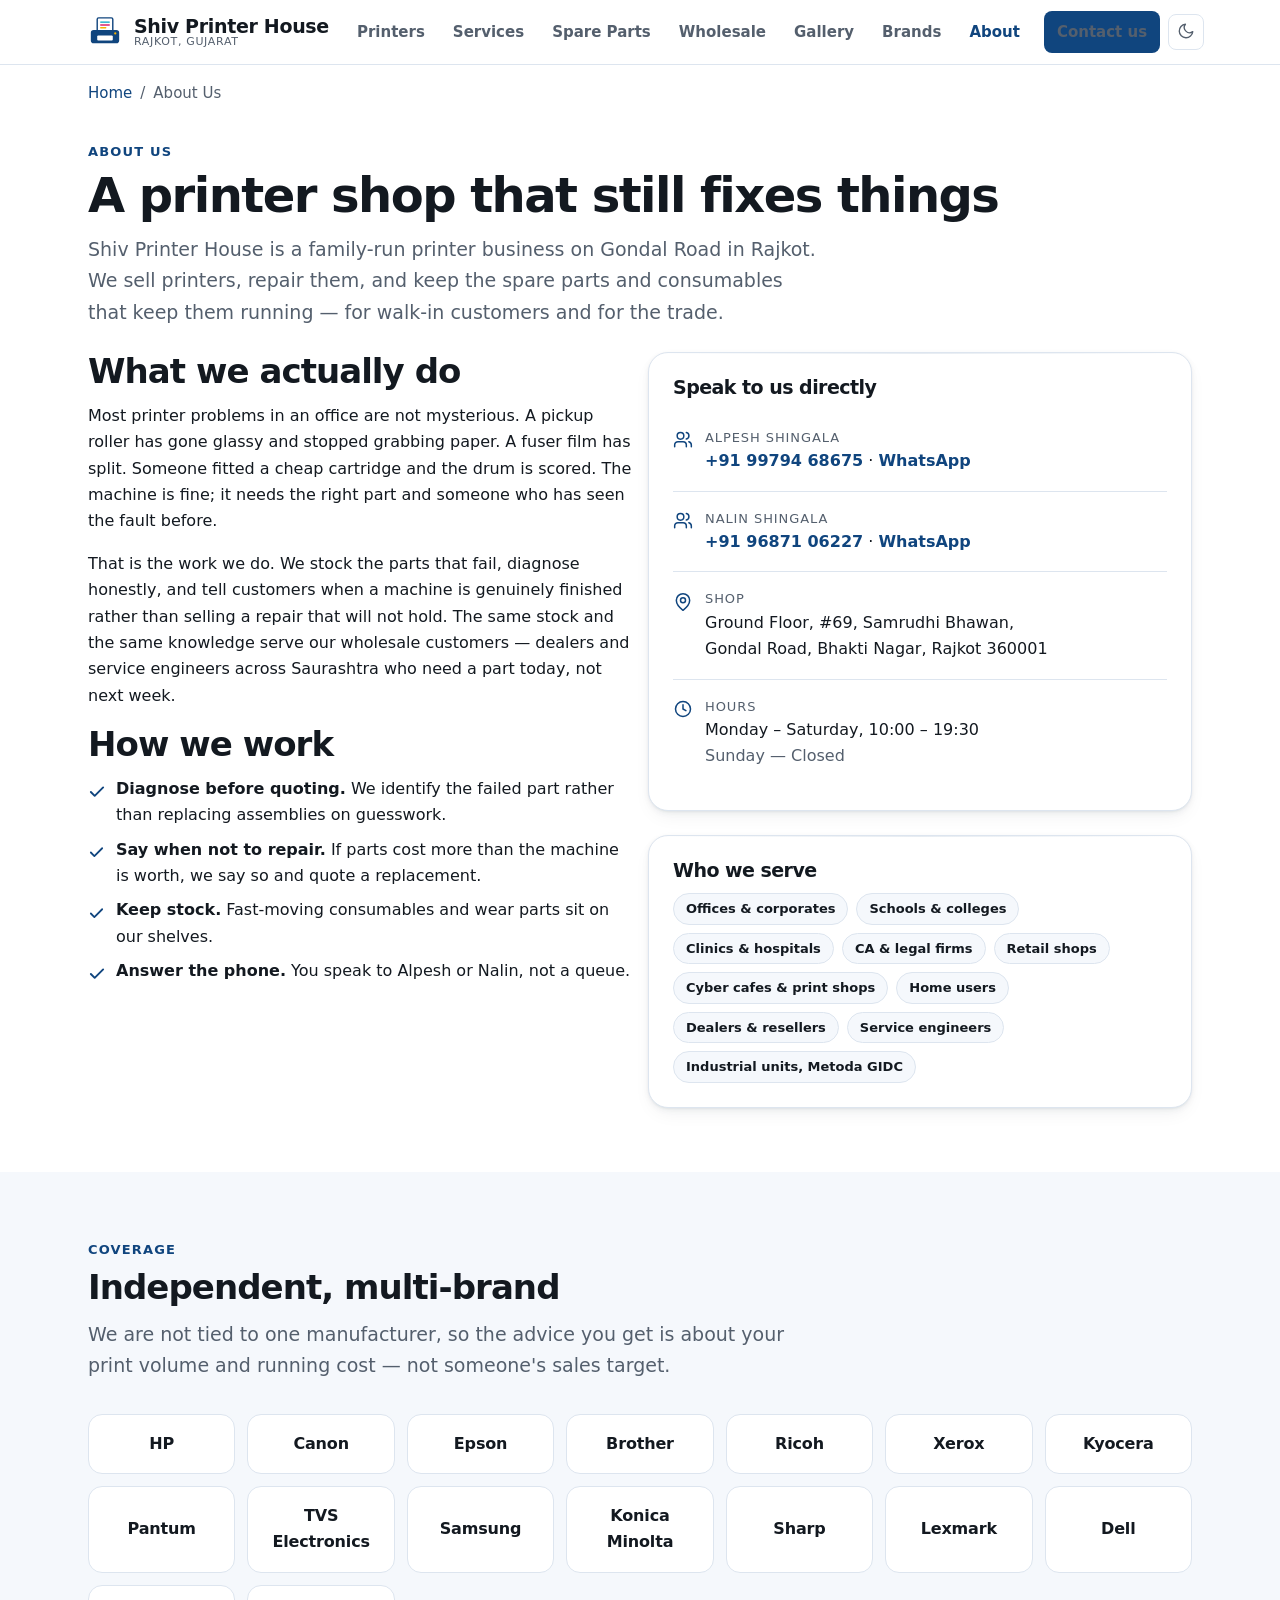
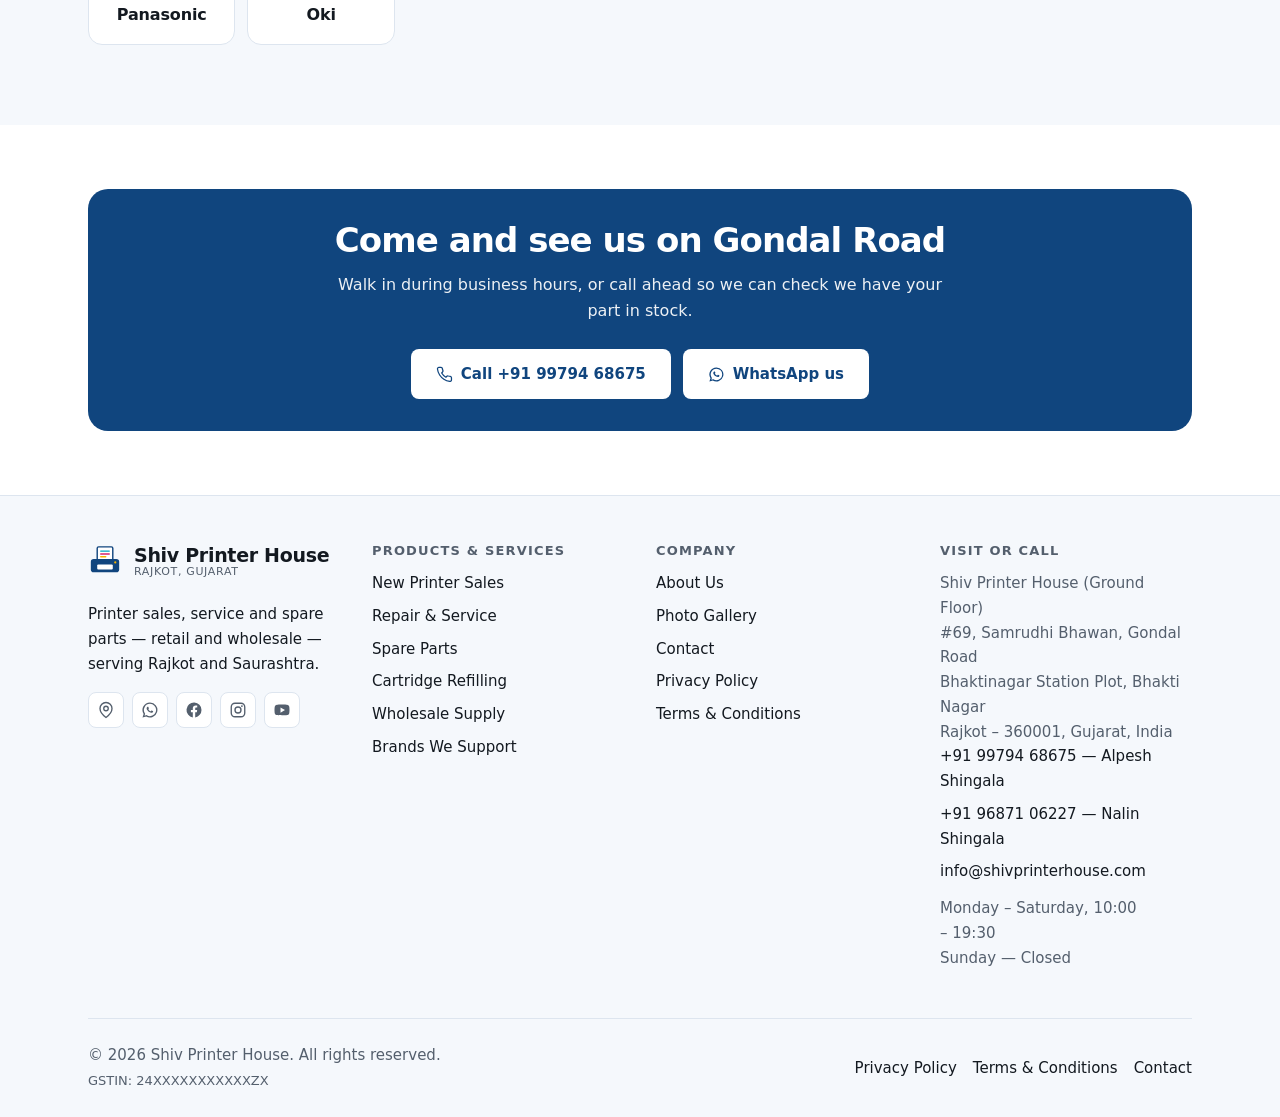
<file: about/index.html>
<!DOCTYPE html>
<html lang="en-IN">
<head>
<meta charset="utf-8">
<meta name="viewport" content="width=device-width, initial-scale=1">
<title>About Shiv Printer House | Printer Dealer in Rajkot</title>
<meta name="description" content="Family-run printer sales, service and spare parts business on Gondal Road, Rajkot, serving offices, institutions and the wholesale trade in Saurashtra.">
<link rel="canonical" href="https://shivprinterhouse.com/about/">
<meta name="robots" content="index, follow, max-image-preview:large, max-snippet:-1">
<meta name="theme-color" content="#10457e" media="(prefers-color-scheme: light)">
<meta name="theme-color" content="#0f1319" media="(prefers-color-scheme: dark)">
<meta name="author" content="Shiv Printer House">
<meta name="geo.region" content="IN-GJ">
<meta name="geo.placename" content="Rajkot">
<meta property="og:type" content="website">
<meta property="og:site_name" content="Shiv Printer House">
<meta property="og:locale" content="en_IN">
<meta property="og:title" content="About Shiv Printer House | Printer Dealer &amp; Service Centre, Rajkot">
<meta property="og:description" content="Family-run printer sales, service and spare parts business on Gondal Road, Rajkot, serving offices, institutions and the wholesale trade in Saurashtra.">
<meta property="og:url" content="https://shivprinterhouse.com/about/">
<meta property="og:image" content="https://shivprinterhouse.com/assets/images/og-image.jpg">
<meta property="og:image:width" content="1200">
<meta property="og:image:height" content="630">
<meta property="og:image:type" content="image/jpeg">
<meta property="og:image:alt" content="Shiv Printer House, Rajkot &ndash; printer sales, service and spare parts">
<meta name="twitter:card" content="summary_large_image">
<meta name="twitter:title" content="About Shiv Printer House | Printer Dealer &amp; Service Centre, Rajkot">
<meta name="twitter:description" content="Family-run printer sales, service and spare parts business on Gondal Road, Rajkot, serving offices, institutions and the wholesale trade in Saurashtra.">
<meta name="twitter:image" content="https://shivprinterhouse.com/assets/images/og-image.jpg">
<meta name="twitter:image:alt" content="Shiv Printer House, Rajkot &ndash; printer sales, service and spare parts">
<link rel="icon" href="../favicon.ico" sizes="32x32">
<link rel="icon" href="../assets/icons/favicon.svg" type="image/svg+xml">
<link rel="apple-touch-icon" href="../assets/icons/apple-touch-icon.png">
<link rel="manifest" href="../manifest.webmanifest">
<link rel="stylesheet" href="../assets/css/style.css?v=2">
<script src="../assets/js/site.js?v=2" defer></script>
<script type="application/ld+json">
{
  "@context": "https://schema.org",
  "@graph": [
  { "@type": "WebPage", "isPartOf": { "@id": "https://shivprinterhouse.com/#website" }, "about": { "@id": "https://shivprinterhouse.com/#business" } },
  {
    "@type": "BreadcrumbList",
    "itemListElement": [
      {"@type":"ListItem","position":1,"name":"Home","item":"https://shivprinterhouse.com/"},
      {"@type":"ListItem","position":2,"name":"About Us","item":"https://shivprinterhouse.com/about/"}
    ]
  }
  ]
}
</script>
</head>
<body>
<a class="skip-link" href="#main">Skip to main content</a>
  <header class="site-header">
    <div class="container header-inner">
      <a class="brand-link" href="../">
        <img src="../assets/icons/logo.svg" alt="" width="34" height="34">
        <span class="brand-name">Shiv Printer House<span class="brand-sub">Rajkot, Gujarat</span></span>
      </a>
      <div class="header-actions">
        <button class="nav-toggle" type="button" aria-expanded="false" aria-controls="site-nav">
          <span>Menu</span>
        </button>
        <nav class="nav" id="site-nav" aria-label="Main">
          <ul class="nav-list">
          <li><a href="../printer-sales/">Printers</a></li>
          <li><a href="../services/">Services</a></li>
          <li><a href="../products/">Spare Parts</a></li>
          <li><a href="../wholesale/">Wholesale</a></li>
          <li><a href="../gallery/">Gallery</a></li>
          <li><a href="../brands/">Brands</a></li>
          <li><a href="../about/" aria-current="page">About</a></li>
          <li class="nav-cta"><a class="btn btn-sm" href="../contact/">Contact us</a></li>
          </ul>
        </nav>
        <button class="theme-toggle" type="button" aria-pressed="false" aria-label="Switch to dark theme">
          <span class="icon-moon"><svg viewBox="0 0 24 24" fill="none" stroke="currentColor" stroke-width="1.8" stroke-linecap="round" stroke-linejoin="round" aria-hidden="true" focusable="false"><path d="M21 12.8A9 9 0 1 1 11.2 3a7 7 0 0 0 9.8 9.8Z"/></svg></span>
          <span class="icon-sun"><svg viewBox="0 0 24 24" fill="none" stroke="currentColor" stroke-width="1.8" stroke-linecap="round" stroke-linejoin="round" aria-hidden="true" focusable="false"><circle cx="12" cy="12" r="4.5"/><path d="M12 1.5v2M12 20.5v2M4.2 4.2l1.4 1.4M18.4 18.4l1.4 1.4M1.5 12h2M20.5 12h2M4.2 19.8l1.4-1.4M18.4 5.6l1.4-1.4"/></svg></span>
        </button>
      </div>
    </div>
  </header>
<main id="main">
  <nav class="breadcrumb container" aria-label="Breadcrumb">
    <ol>
        <li><a href="../">Home</a></li>
        <li><span aria-current="page">About Us</span></li>
    </ol>
  </nav>
  <div class="container page-head">
    <span class="eyebrow">About us</span>
    <h1>A printer shop that still fixes things</h1>
    <p>Shiv Printer House is a family-run printer business on Gondal Road in Rajkot. We sell printers,
      repair them, and keep the spare parts and consumables that keep them running &mdash; for walk-in
      customers and for the trade.</p>
  </div>

  <section class="pt-0">
    <div class="container">
      <div class="grid grid-2">
        <div>
          <h2>What we actually do</h2>
          <p>Most printer problems in an office are not mysterious. A pickup roller has gone glassy and
            stopped grabbing paper. A fuser film has split. Someone fitted a cheap cartridge and the
            drum is scored. The machine is fine; it needs the right part and someone who has seen the
            fault before.</p>
          <p>That is the work we do. We stock the parts that fail, diagnose honestly, and tell customers
            when a machine is genuinely finished rather than selling a repair that will not hold. The
            same stock and the same knowledge serve our wholesale customers &mdash; dealers and service
            engineers across Saurashtra who need a part today, not next week.</p>

          <h2>How we work</h2>
          <ul class="tick-list">
            <li><strong>Diagnose before quoting.</strong> We identify the failed part rather than
              replacing assemblies on guesswork.</li>
            <li><strong>Say when not to repair.</strong> If parts cost more than the machine is worth,
              we say so and quote a replacement.</li>
            <li><strong>Keep stock.</strong> Fast-moving consumables and wear parts sit on our shelves.</li>
            <li><strong>Answer the phone.</strong> You speak to Alpesh or Nalin, not a queue.</li>
          </ul>
        </div>

        <div>
          <div class="card">
            <h2 class="t-lg">Speak to us directly</h2>
            <div class="contact-row">
              <svg viewBox="0 0 24 24" fill="none" stroke="currentColor" stroke-width="1.8" stroke-linecap="round" stroke-linejoin="round" aria-hidden="true" focusable="false"><path d="M16 20v-2a4 4 0 0 0-4-4H6a4 4 0 0 0-4 4v2"/><circle cx="9" cy="7" r="4"/><path d="M22 20v-2a4 4 0 0 0-3-3.9"/><path d="M16 3.1a4 4 0 0 1 0 7.8"/></svg>
              <div>
                <span class="label">Alpesh Shingala</span>
                <a href="tel:+919979468675">+91 99794 68675</a> &middot;
                <a href="https://wa.me/919979468675" rel="noopener" target="_blank">WhatsApp</a>
              </div>
            </div>
            <div class="contact-row">
              <svg viewBox="0 0 24 24" fill="none" stroke="currentColor" stroke-width="1.8" stroke-linecap="round" stroke-linejoin="round" aria-hidden="true" focusable="false"><path d="M16 20v-2a4 4 0 0 0-4-4H6a4 4 0 0 0-4 4v2"/><circle cx="9" cy="7" r="4"/><path d="M22 20v-2a4 4 0 0 0-3-3.9"/><path d="M16 3.1a4 4 0 0 1 0 7.8"/></svg>
              <div>
                <span class="label">Nalin Shingala</span>
                <a href="tel:+919687106227">+91 96871 06227</a> &middot;
                <a href="https://wa.me/919687106227" rel="noopener" target="_blank">WhatsApp</a>
              </div>
            </div>
            <div class="contact-row">
              <svg viewBox="0 0 24 24" fill="none" stroke="currentColor" stroke-width="1.8" stroke-linecap="round" stroke-linejoin="round" aria-hidden="true" focusable="false"><path d="M20 10c0 6-8 12-8 12s-8-6-8-12a8 8 0 0 1 16 0Z"/><circle cx="12" cy="10" r="3"/></svg>
              <div>
                <span class="label">Shop</span>
                Ground Floor, #69, Samrudhi Bhawan,<br>Gondal Road, Bhakti Nagar, Rajkot 360001
              </div>
            </div>
            <div class="contact-row">
              <svg viewBox="0 0 24 24" fill="none" stroke="currentColor" stroke-width="1.8" stroke-linecap="round" stroke-linejoin="round" aria-hidden="true" focusable="false"><circle cx="12" cy="12" r="9"/><path d="M12 7v5l3.5 2"/></svg>
              <div><span class="label">Hours</span>Monday – Saturday, 10:00 – 19:30<br>
                <span class="muted">Sunday — Closed</span></div>
            </div>
          </div>

          <div class="card mt-5">
            <h2 class="t-lg">Who we serve</h2>
            <ul class="tag-list">
              <li>Offices &amp; corporates</li><li>Schools &amp; colleges</li>
              <li>Clinics &amp; hospitals</li><li>CA &amp; legal firms</li>
              <li>Retail shops</li><li>Cyber cafes &amp; print shops</li>
              <li>Home users</li><li>Dealers &amp; resellers</li>
              <li>Service engineers</li><li>Industrial units, Metoda GIDC</li>
            </ul>
          </div>
        </div>
      </div>
    </div>
  </section>

  <section class="section-alt">
    <div class="container">
      <div class="section-head">
        <span class="eyebrow">Coverage</span>
        <h2>Independent, multi-brand</h2>
        <p>We are not tied to one manufacturer, so the advice you get is about your print volume and
          running cost &mdash; not someone's sales target.</p>
      </div>
      <ul class="brand-grid">
        <li>HP</li>
        <li>Canon</li>
        <li>Epson</li>
        <li>Brother</li>
        <li>Ricoh</li>
        <li>Xerox</li>
        <li>Kyocera</li>
        <li>Pantum</li>
        <li>TVS Electronics</li>
        <li>Samsung</li>
        <li>Konica Minolta</li>
        <li>Sharp</li>
        <li>Lexmark</li>
        <li>Dell</li>
        <li>Panasonic</li>
        <li>Oki</li>
      </ul>
    </div>
  </section>

  <section>
    <div class="container">
      <div class="cta-band">
        <h2>Come and see us on Gondal Road</h2>
        <p>Walk in during business hours, or call ahead so we can check we have your part in stock.</p>
        <div class="btn-group center-x mt-5">
          <a class="btn" href="tel:+919979468675"><svg viewBox="0 0 24 24" fill="none" stroke="currentColor" stroke-width="1.8" stroke-linecap="round" stroke-linejoin="round" aria-hidden="true" focusable="false"><path d="M22 16.9v3a2 2 0 0 1-2.2 2 19.8 19.8 0 0 1-8.6-3.1 19.5 19.5 0 0 1-6-6A19.8 19.8 0 0 1 2.1 4.2 2 2 0 0 1 4.1 2h3a2 2 0 0 1 2 1.7c.1 1 .4 1.9.7 2.8a2 2 0 0 1-.5 2.1L8.1 9.9a16 16 0 0 0 6 6l1.3-1.3a2 2 0 0 1 2.1-.4c.9.3 1.8.6 2.8.7a2 2 0 0 1 1.7 2Z"/></svg>Call +91 99794 68675</a>
          <a class="btn" href="https://wa.me/919979468675" rel="noopener" target="_blank"><svg viewBox="0 0 24 24" fill="currentColor" aria-hidden="true" focusable="false"><path d="M12 2a10 10 0 0 0-8.5 15.3L2 22l4.8-1.4A10 10 0 1 0 12 2Zm0 1.8a8.2 8.2 0 0 1 0 16.4 8.2 8.2 0 0 1-4.2-1.2l-.3-.2-2.8.8.8-2.7-.2-.3A8.2 8.2 0 0 1 12 3.8Zm-3 4c-.2 0-.5.1-.7.3-.3.3-.8.9-.8 1.8 0 1 .7 2 .8 2.1.1.2 1.4 2.3 3.5 3.1 1.7.7 2.2.6 2.6.6.5 0 1.4-.5 1.6-1 .2-.6.2-1 .1-1.1 0-.1-.2-.2-.4-.3l-1.4-.7c-.2 0-.3-.1-.5.1l-.6.8c-.1.2-.3.2-.5.1a6 6 0 0 1-1.7-1 6.6 6.6 0 0 1-1.2-1.5c-.1-.2 0-.3.1-.4l.4-.5.2-.4c0-.2 0-.3-.1-.4l-.6-1.4c-.1-.2-.2-.2-.4-.2Z"/></svg>WhatsApp us</a>
        </div>
      </div>
    </div>
  </section>

</main>
  <footer class="site-footer">
    <div class="container">
      <div class="footer-grid">
        <div>
          <a class="brand-link" href="../">
            <img src="../assets/icons/logo.svg" alt="" width="34" height="34">
            <span class="brand-name">Shiv Printer House<span class="brand-sub">Rajkot, Gujarat</span></span>
          </a>
          <p class="mt-4">Printer sales, service and spare parts &mdash; retail and wholesale &mdash; serving Rajkot and Saurashtra.</p>
          <!-- CONFIG social: profiles are suggested handles. Confirm or replace before launch. -->
          <ul class="social">
            <li><a href="https://maps.app.goo.gl/vSHveZ3JDfV5cDCq6" rel="noopener" target="_blank" title="Google Maps"><span class="sr-only">Find Shiv Printer House on Google Maps</span><svg viewBox="0 0 24 24" fill="none" stroke="currentColor" stroke-width="1.8" stroke-linecap="round" stroke-linejoin="round" aria-hidden="true" focusable="false"><path d="M20 10c0 6-8 12-8 12s-8-6-8-12a8 8 0 0 1 16 0Z"/><circle cx="12" cy="10" r="3"/></svg></a></li>
            <li><a href="https://wa.me/919979468675" rel="noopener" target="_blank" title="WhatsApp"><span class="sr-only">Chat with Shiv Printer House on WhatsApp</span><svg viewBox="0 0 24 24" fill="currentColor" aria-hidden="true" focusable="false"><path d="M12 2a10 10 0 0 0-8.5 15.3L2 22l4.8-1.4A10 10 0 1 0 12 2Zm0 1.8a8.2 8.2 0 0 1 0 16.4 8.2 8.2 0 0 1-4.2-1.2l-.3-.2-2.8.8.8-2.7-.2-.3A8.2 8.2 0 0 1 12 3.8Zm-3 4c-.2 0-.5.1-.7.3-.3.3-.8.9-.8 1.8 0 1 .7 2 .8 2.1.1.2 1.4 2.3 3.5 3.1 1.7.7 2.2.6 2.6.6.5 0 1.4-.5 1.6-1 .2-.6.2-1 .1-1.1 0-.1-.2-.2-.4-.3l-1.4-.7c-.2 0-.3-.1-.5.1l-.6.8c-.1.2-.3.2-.5.1a6 6 0 0 1-1.7-1 6.6 6.6 0 0 1-1.2-1.5c-.1-.2 0-.3.1-.4l.4-.5.2-.4c0-.2 0-.3-.1-.4l-.6-1.4c-.1-.2-.2-.2-.4-.2Z"/></svg></a></li>
            <li><a href="https://www.facebook.com/shivprinterhouse" rel="noopener me" target="_blank" title="Facebook"><span class="sr-only">Shiv Printer House on Facebook</span><svg viewBox="0 0 24 24" fill="currentColor" aria-hidden="true" focusable="false"><path d="M22 12a10 10 0 1 0-11.6 9.9v-7H7.9V12h2.5V9.8c0-2.5 1.5-3.9 3.8-3.9l2.1.2v2.4h-1.2c-1.2 0-1.5.7-1.5 1.5V12h2.6l-.4 2.9h-2.2v7A10 10 0 0 0 22 12Z"/></svg></a></li>
            <li><a href="https://www.instagram.com/shivprinterhouse" rel="noopener me" target="_blank" title="Instagram"><span class="sr-only">Shiv Printer House on Instagram</span><svg viewBox="0 0 24 24" fill="none" stroke="currentColor" stroke-width="1.8" stroke-linecap="round" aria-hidden="true" focusable="false"><rect x="3" y="3" width="18" height="18" rx="5"/><circle cx="12" cy="12" r="4"/><circle cx="17.2" cy="6.8" r="1.2" fill="currentColor" stroke="none"/></svg></a></li>
            <li><a href="https://www.youtube.com/@shivprinterhouse" rel="noopener me" target="_blank" title="Youtube"><span class="sr-only">Shiv Printer House on Youtube</span><svg viewBox="0 0 24 24" fill="currentColor" aria-hidden="true" focusable="false"><path d="M21.6 7.2a2.8 2.8 0 0 0-2-2C17.9 4.8 12 4.8 12 4.8s-5.9 0-7.6.4a2.8 2.8 0 0 0-2 2C2 8.9 2 12 2 12s0 3.1.4 4.8a2.8 2.8 0 0 0 2 2c1.7.4 7.6.4 7.6.4s5.9 0 7.6-.4a2.8 2.8 0 0 0 2-2C22 15.1 22 12 22 12s0-3.1-.4-4.8ZM10 15.5v-7l6 3.5-6 3.5Z"/></svg></a></li>
          </ul>
        </div>
        <div>
          <h2>Products &amp; Services</h2>
          <ul>
            <li><a href="../printer-sales/">New Printer Sales</a></li>
            <li><a href="../services/">Repair &amp; Service</a></li>
            <li><a href="../products/">Spare Parts</a></li>
            <li><a href="../cartridge-refilling/">Cartridge Refilling</a></li>
            <li><a href="../wholesale/">Wholesale Supply</a></li>
            <li><a href="../brands/">Brands We Support</a></li>
          </ul>
        </div>
        <div>
          <h2>Company</h2>
          <ul>
            <li><a href="../about/">About Us</a></li>
            <li><a href="../gallery/">Photo Gallery</a></li>
            <li><a href="../contact/">Contact</a></li>
            <li><a href="../privacy/">Privacy Policy</a></li>
            <li><a href="../terms/">Terms &amp; Conditions</a></li>
          </ul>
        </div>
        <div>
          <h2>Visit or Call</h2>
          <address>
            Shiv Printer House (Ground Floor)<br>
            #69, Samrudhi Bhawan, Gondal Road<br>
            Bhaktinagar Station Plot, Bhakti Nagar<br>
            Rajkot &ndash; 360001, Gujarat, India
          </address>
          <ul class="mt-3">
            <li><a href="tel:+919979468675">+91 99794 68675</a> &mdash; Alpesh Shingala</li>
            <li><a href="tel:+919687106227">+91 96871 06227</a> &mdash; Nalin Shingala</li>
            <li><a href="mailto:info@shivprinterhouse.com">info@shivprinterhouse.com</a></li>
          </ul>
          <p class="mt-3 muted">Monday – Saturday, 10:00 – 19:30<br>Sunday — Closed</p>
        </div>
      </div>
      <div class="footer-bottom">
        <p class="m-0">&copy; <span>2026</span> Shiv Printer House. All rights reserved.<br>
          <!-- CONFIG gstin: replace with the real 15-digit GSTIN before launch -->
          <small>GSTIN: 24XXXXXXXXXXXZX</small>
        </p>
        <ul>
          <li><a href="../privacy/">Privacy Policy</a></li>
          <li><a href="../terms/">Terms &amp; Conditions</a></li>
          <li><a href="../contact/">Contact</a></li>
        </ul>
      </div>
    </div>
  </footer>
  <nav class="mobile-cta" aria-label="Quick contact">
    <a href="tel:+919979468675"><svg viewBox="0 0 24 24" fill="none" stroke="currentColor" stroke-width="1.8" stroke-linecap="round" stroke-linejoin="round" aria-hidden="true" focusable="false"><path d="M22 16.9v3a2 2 0 0 1-2.2 2 19.8 19.8 0 0 1-8.6-3.1 19.5 19.5 0 0 1-6-6A19.8 19.8 0 0 1 2.1 4.2 2 2 0 0 1 4.1 2h3a2 2 0 0 1 2 1.7c.1 1 .4 1.9.7 2.8a2 2 0 0 1-.5 2.1L8.1 9.9a16 16 0 0 0 6 6l1.3-1.3a2 2 0 0 1 2.1-.4c.9.3 1.8.6 2.8.7a2 2 0 0 1 1.7 2Z"/></svg>Call now</a>
    <a href="https://wa.me/919979468675" rel="noopener" target="_blank"><svg viewBox="0 0 24 24" fill="currentColor" aria-hidden="true" focusable="false"><path d="M12 2a10 10 0 0 0-8.5 15.3L2 22l4.8-1.4A10 10 0 1 0 12 2Zm0 1.8a8.2 8.2 0 0 1 0 16.4 8.2 8.2 0 0 1-4.2-1.2l-.3-.2-2.8.8.8-2.7-.2-.3A8.2 8.2 0 0 1 12 3.8Zm-3 4c-.2 0-.5.1-.7.3-.3.3-.8.9-.8 1.8 0 1 .7 2 .8 2.1.1.2 1.4 2.3 3.5 3.1 1.7.7 2.2.6 2.6.6.5 0 1.4-.5 1.6-1 .2-.6.2-1 .1-1.1 0-.1-.2-.2-.4-.3l-1.4-.7c-.2 0-.3-.1-.5.1l-.6.8c-.1.2-.3.2-.5.1a6 6 0 0 1-1.7-1 6.6 6.6 0 0 1-1.2-1.5c-.1-.2 0-.3.1-.4l.4-.5.2-.4c0-.2 0-.3-.1-.4l-.6-1.4c-.1-.2-.2-.2-.4-.2Z"/></svg>WhatsApp</a>
  </nav>
</body>
</html>
</file>
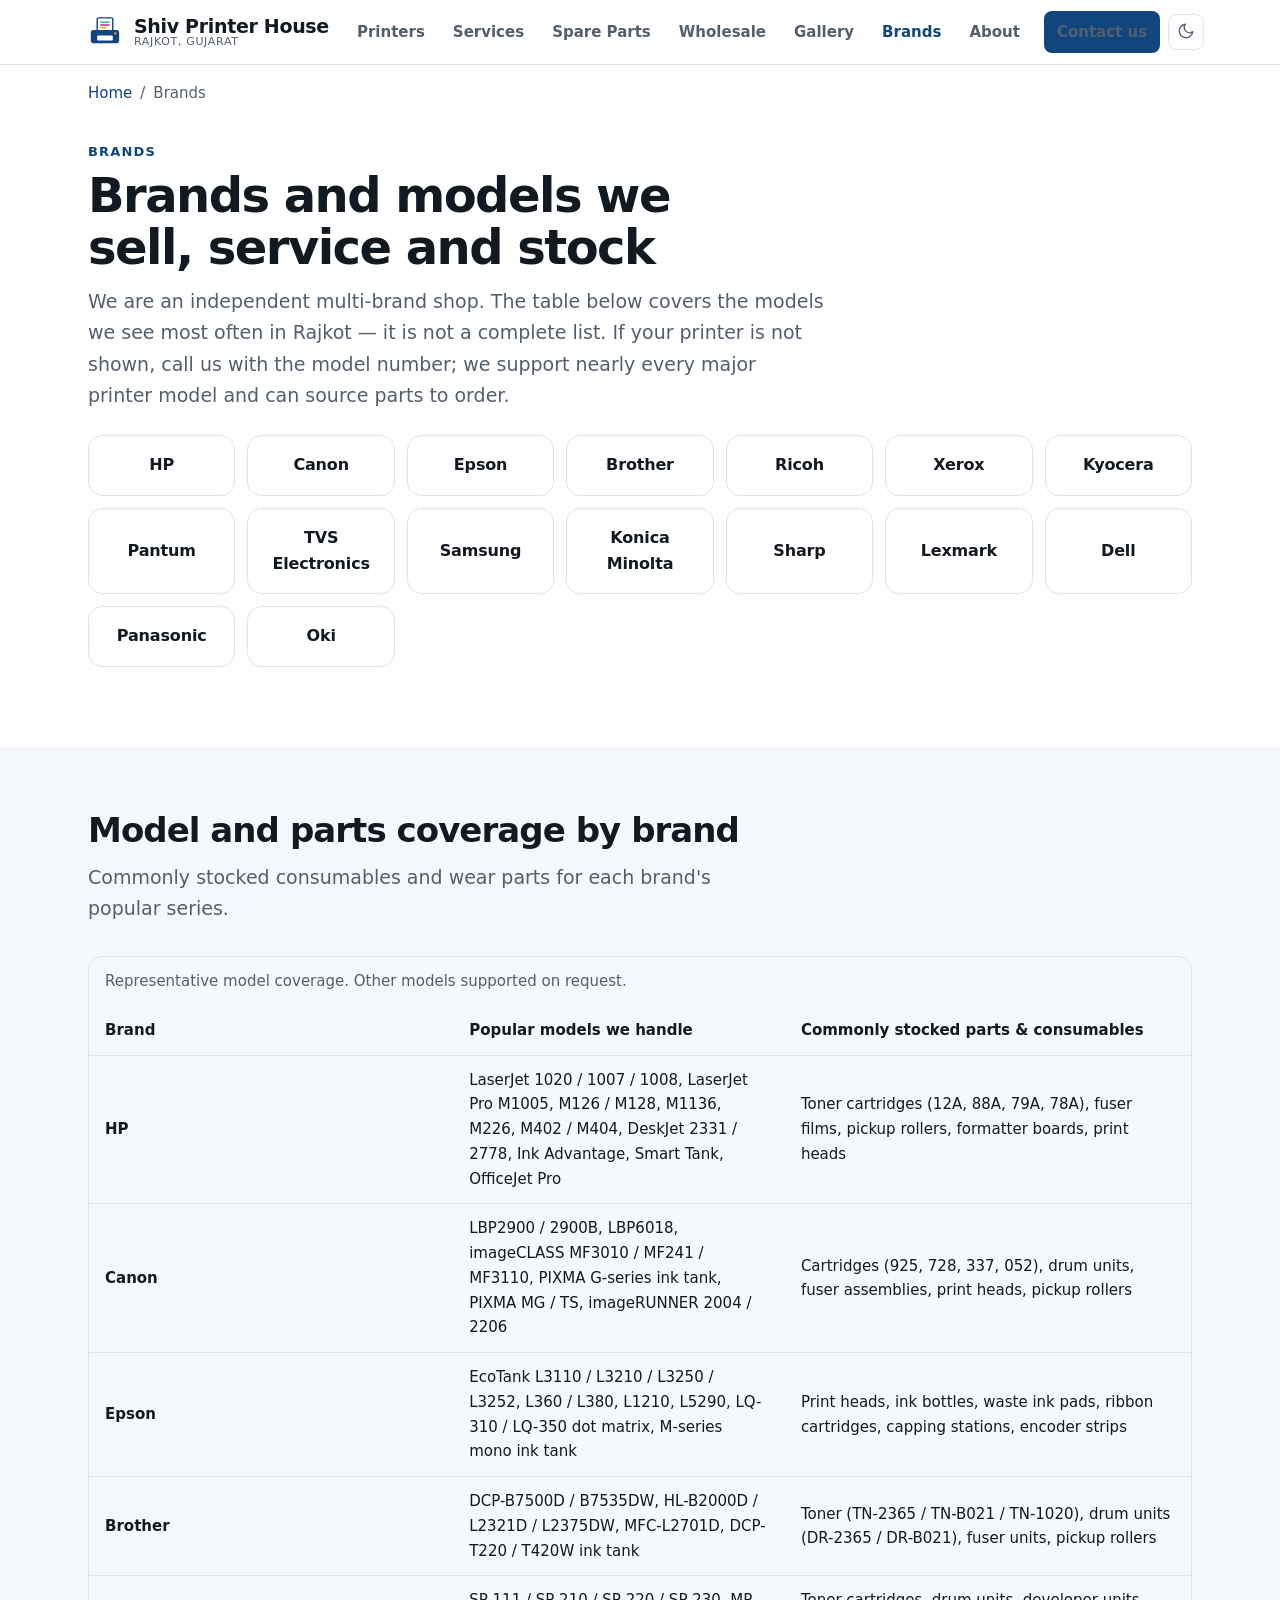
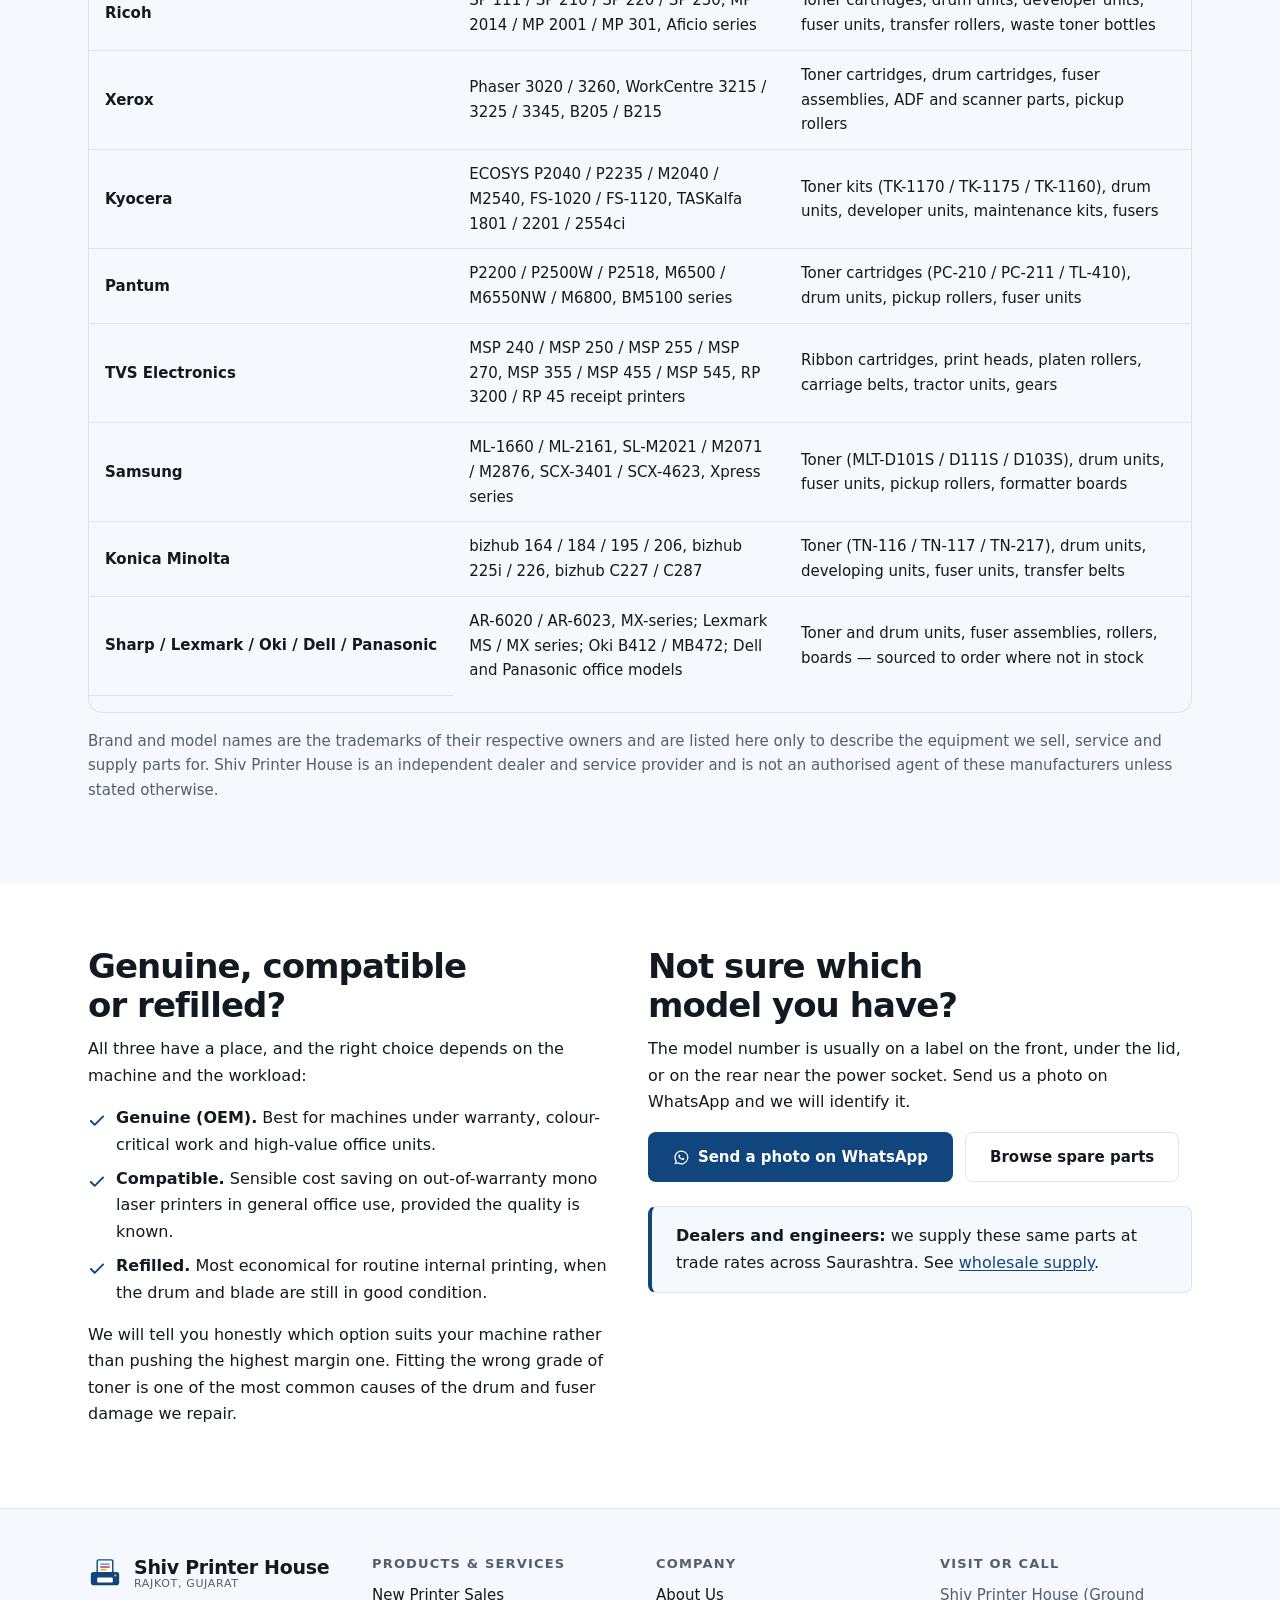
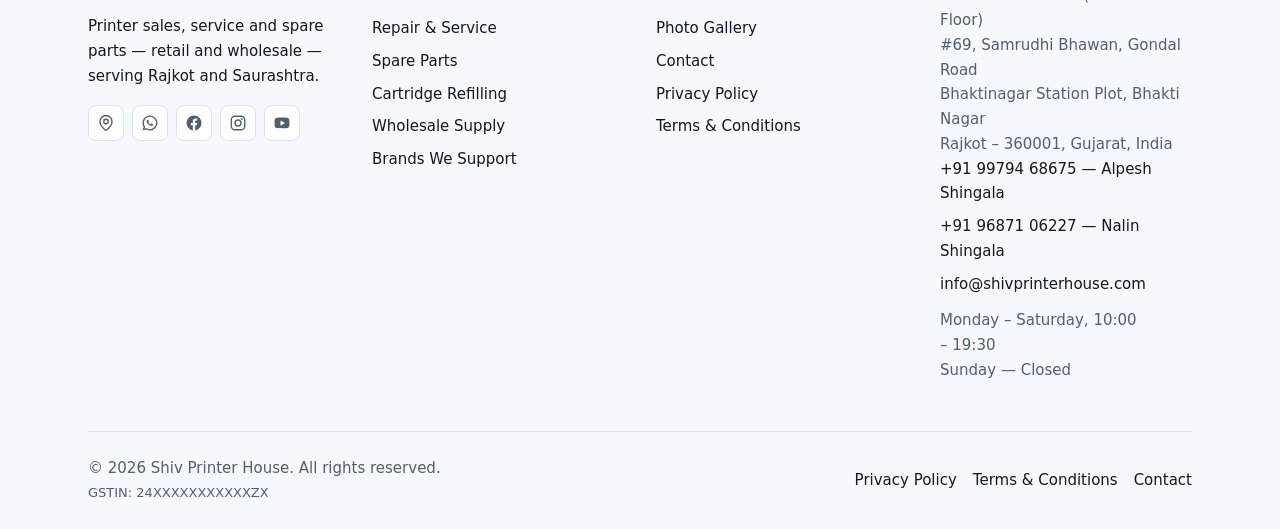
<file: brands/index.html>
<!DOCTYPE html>
<html lang="en-IN">
<head>
<meta charset="utf-8">
<meta name="viewport" content="width=device-width, initial-scale=1">
<title>Printer Brands We Service in Rajkot | HP, Canon, Epson</title>
<meta name="description" content="Sales, service and spare parts for HP, Canon, Epson, Brother, Ricoh, Xerox, Kyocera, Pantum, TVS and Samsung printers in Rajkot.">
<link rel="canonical" href="https://shivprinterhouse.com/brands/">
<meta name="robots" content="index, follow, max-image-preview:large, max-snippet:-1">
<meta name="theme-color" content="#10457e" media="(prefers-color-scheme: light)">
<meta name="theme-color" content="#0f1319" media="(prefers-color-scheme: dark)">
<meta name="author" content="Shiv Printer House">
<meta name="geo.region" content="IN-GJ">
<meta name="geo.placename" content="Rajkot">
<meta property="og:type" content="website">
<meta property="og:site_name" content="Shiv Printer House">
<meta property="og:locale" content="en_IN">
<meta property="og:title" content="Printer Brands We Service in Rajkot | HP, Canon, Epson, Brother, Ricoh">
<meta property="og:description" content="Sales, service and spare parts for HP, Canon, Epson, Brother, Ricoh, Xerox, Kyocera, Pantum, TVS and Samsung printers in Rajkot.">
<meta property="og:url" content="https://shivprinterhouse.com/brands/">
<meta property="og:image" content="https://shivprinterhouse.com/assets/images/og-image.jpg">
<meta property="og:image:width" content="1200">
<meta property="og:image:height" content="630">
<meta property="og:image:type" content="image/jpeg">
<meta property="og:image:alt" content="Shiv Printer House, Rajkot &ndash; printer sales, service and spare parts">
<meta name="twitter:card" content="summary_large_image">
<meta name="twitter:title" content="Printer Brands We Service in Rajkot | HP, Canon, Epson, Brother, Ricoh">
<meta name="twitter:description" content="Sales, service and spare parts for HP, Canon, Epson, Brother, Ricoh, Xerox, Kyocera, Pantum, TVS and Samsung printers in Rajkot.">
<meta name="twitter:image" content="https://shivprinterhouse.com/assets/images/og-image.jpg">
<meta name="twitter:image:alt" content="Shiv Printer House, Rajkot &ndash; printer sales, service and spare parts">
<link rel="icon" href="../favicon.ico" sizes="32x32">
<link rel="icon" href="../assets/icons/favicon.svg" type="image/svg+xml">
<link rel="apple-touch-icon" href="../assets/icons/apple-touch-icon.png">
<link rel="manifest" href="../manifest.webmanifest">
<link rel="stylesheet" href="../assets/css/style.css?v=2">
<script src="../assets/js/site.js?v=2" defer></script>
<script type="application/ld+json">
{
  "@context": "https://schema.org",
  "@graph": [
  { "@type": "WebPage", "isPartOf": { "@id": "https://shivprinterhouse.com/#website" }, "about": { "@id": "https://shivprinterhouse.com/#business" } },
  {
    "@type": "BreadcrumbList",
    "itemListElement": [
      {"@type":"ListItem","position":1,"name":"Home","item":"https://shivprinterhouse.com/"},
      {"@type":"ListItem","position":2,"name":"Brands","item":"https://shivprinterhouse.com/brands/"}
    ]
  }
  ]
}
</script>
</head>
<body>
<a class="skip-link" href="#main">Skip to main content</a>
  <header class="site-header">
    <div class="container header-inner">
      <a class="brand-link" href="../">
        <img src="../assets/icons/logo.svg" alt="" width="34" height="34">
        <span class="brand-name">Shiv Printer House<span class="brand-sub">Rajkot, Gujarat</span></span>
      </a>
      <div class="header-actions">
        <button class="nav-toggle" type="button" aria-expanded="false" aria-controls="site-nav">
          <span>Menu</span>
        </button>
        <nav class="nav" id="site-nav" aria-label="Main">
          <ul class="nav-list">
          <li><a href="../printer-sales/">Printers</a></li>
          <li><a href="../services/">Services</a></li>
          <li><a href="../products/">Spare Parts</a></li>
          <li><a href="../wholesale/">Wholesale</a></li>
          <li><a href="../gallery/">Gallery</a></li>
          <li><a href="../brands/" aria-current="page">Brands</a></li>
          <li><a href="../about/">About</a></li>
          <li class="nav-cta"><a class="btn btn-sm" href="../contact/">Contact us</a></li>
          </ul>
        </nav>
        <button class="theme-toggle" type="button" aria-pressed="false" aria-label="Switch to dark theme">
          <span class="icon-moon"><svg viewBox="0 0 24 24" fill="none" stroke="currentColor" stroke-width="1.8" stroke-linecap="round" stroke-linejoin="round" aria-hidden="true" focusable="false"><path d="M21 12.8A9 9 0 1 1 11.2 3a7 7 0 0 0 9.8 9.8Z"/></svg></span>
          <span class="icon-sun"><svg viewBox="0 0 24 24" fill="none" stroke="currentColor" stroke-width="1.8" stroke-linecap="round" stroke-linejoin="round" aria-hidden="true" focusable="false"><circle cx="12" cy="12" r="4.5"/><path d="M12 1.5v2M12 20.5v2M4.2 4.2l1.4 1.4M18.4 18.4l1.4 1.4M1.5 12h2M20.5 12h2M4.2 19.8l1.4-1.4M18.4 5.6l1.4-1.4"/></svg></span>
        </button>
      </div>
    </div>
  </header>
<main id="main">
  <nav class="breadcrumb container" aria-label="Breadcrumb">
    <ol>
        <li><a href="../">Home</a></li>
        <li><span aria-current="page">Brands</span></li>
    </ol>
  </nav>
  <div class="container page-head">
    <span class="eyebrow">Brands</span>
    <h1>Brands and models we sell, service and stock</h1>
    <p>We are an independent multi-brand shop. The table below covers the models we see most often in
      Rajkot &mdash; it is not a complete list. If your printer is not shown, call us with the model
      number; we support nearly every major printer model and can source parts to order.</p>
  </div>

  <section class="pt-0">
    <div class="container">
      <ul class="brand-grid">
        <li>HP</li>
        <li>Canon</li>
        <li>Epson</li>
        <li>Brother</li>
        <li>Ricoh</li>
        <li>Xerox</li>
        <li>Kyocera</li>
        <li>Pantum</li>
        <li>TVS Electronics</li>
        <li>Samsung</li>
        <li>Konica Minolta</li>
        <li>Sharp</li>
        <li>Lexmark</li>
        <li>Dell</li>
        <li>Panasonic</li>
        <li>Oki</li>
      </ul>
    </div>
  </section>

  <section class="section-alt">
    <div class="container">
      <div class="section-head">
        <h2>Model and parts coverage by brand</h2>
        <p>Commonly stocked consumables and wear parts for each brand's popular series.</p>
      </div>
      <div class="table-wrap">
        <table>
          <caption>Representative model coverage. Other models supported on request.</caption>
          <thead>
            <tr><th scope="col">Brand</th><th scope="col">Popular models we handle</th>
              <th scope="col">Commonly stocked parts &amp; consumables</th></tr>
          </thead>
          <tbody>
          <tr><th scope="row">HP</th><td>LaserJet 1020 / 1007 / 1008, LaserJet Pro M1005, M126 / M128, M1136, M226, M402 / M404, DeskJet 2331 / 2778, Ink Advantage, Smart Tank, OfficeJet Pro</td><td>Toner cartridges (12A, 88A, 79A, 78A), fuser films, pickup rollers, formatter boards, print heads</td></tr>
          <tr><th scope="row">Canon</th><td>LBP2900 / 2900B, LBP6018, imageCLASS MF3010 / MF241 / MF3110, PIXMA G-series ink tank, PIXMA MG / TS, imageRUNNER 2004 / 2206</td><td>Cartridges (925, 728, 337, 052), drum units, fuser assemblies, print heads, pickup rollers</td></tr>
          <tr><th scope="row">Epson</th><td>EcoTank L3110 / L3210 / L3250 / L3252, L360 / L380, L1210, L5290, LQ-310 / LQ-350 dot matrix, M-series mono ink tank</td><td>Print heads, ink bottles, waste ink pads, ribbon cartridges, capping stations, encoder strips</td></tr>
          <tr><th scope="row">Brother</th><td>DCP-B7500D / B7535DW, HL-B2000D / L2321D / L2375DW, MFC-L2701D, DCP-T220 / T420W ink tank</td><td>Toner (TN-2365 / TN-B021 / TN-1020), drum units (DR-2365 / DR-B021), fuser units, pickup rollers</td></tr>
          <tr><th scope="row">Ricoh</th><td>SP 111 / SP 210 / SP 220 / SP 230, MP 2014 / MP 2001 / MP 301, Aficio series</td><td>Toner cartridges, drum units, developer units, fuser units, transfer rollers, waste toner bottles</td></tr>
          <tr><th scope="row">Xerox</th><td>Phaser 3020 / 3260, WorkCentre 3215 / 3225 / 3345, B205 / B215</td><td>Toner cartridges, drum cartridges, fuser assemblies, ADF and scanner parts, pickup rollers</td></tr>
          <tr><th scope="row">Kyocera</th><td>ECOSYS P2040 / P2235 / M2040 / M2540, FS-1020 / FS-1120, TASKalfa 1801 / 2201 / 2554ci</td><td>Toner kits (TK-1170 / TK-1175 / TK-1160), drum units, developer units, maintenance kits, fusers</td></tr>
          <tr><th scope="row">Pantum</th><td>P2200 / P2500W / P2518, M6500 / M6550NW / M6800, BM5100 series</td><td>Toner cartridges (PC-210 / PC-211 / TL-410), drum units, pickup rollers, fuser units</td></tr>
          <tr><th scope="row">TVS Electronics</th><td>MSP 240 / MSP 250 / MSP 255 / MSP 270, MSP 355 / MSP 455 / MSP 545, RP 3200 / RP 45 receipt printers</td><td>Ribbon cartridges, print heads, platen rollers, carriage belts, tractor units, gears</td></tr>
          <tr><th scope="row">Samsung</th><td>ML-1660 / ML-2161, SL-M2021 / M2071 / M2876, SCX-3401 / SCX-4623, Xpress series</td><td>Toner (MLT-D101S / D111S / D103S), drum units, fuser units, pickup rollers, formatter boards</td></tr>
          <tr><th scope="row">Konica Minolta</th><td>bizhub 164 / 184 / 195 / 206, bizhub 225i / 226, bizhub C227 / C287</td><td>Toner (TN-116 / TN-117 / TN-217), drum units, developing units, fuser units, transfer belts</td></tr>
          <tr><th scope="row">Sharp / Lexmark / Oki / Dell / Panasonic</th><td>AR-6020 / AR-6023, MX-series; Lexmark MS / MX series; Oki B412 / MB472; Dell and Panasonic office models</td><td>Toner and drum units, fuser assemblies, rollers, boards &mdash; sourced to order where not in stock</td></tr>
          </tbody>
        </table>
      </div>
      <p class="mt-4 muted t-sm">
        Brand and model names are the trademarks of their respective owners and are listed here only to
        describe the equipment we sell, service and supply parts for. Shiv Printer House is an
        independent dealer and service provider and is not an authorised agent of these manufacturers
        unless stated otherwise.</p>
    </div>
  </section>

  <section>
    <div class="container">
      <div class="grid grid-2">
        <div>
          <h2>Genuine, compatible or refilled?</h2>
          <p>All three have a place, and the right choice depends on the machine and the workload:</p>
          <ul class="tick-list">
            <li><strong>Genuine (OEM).</strong> Best for machines under warranty, colour-critical work
              and high-value office units.</li>
            <li><strong>Compatible.</strong> Sensible cost saving on out-of-warranty mono laser printers
              in general office use, provided the quality is known.</li>
            <li><strong>Refilled.</strong> Most economical for routine internal printing, when the drum
              and blade are still in good condition.</li>
          </ul>
          <p>We will tell you honestly which option suits your machine rather than pushing the highest
            margin one. Fitting the wrong grade of toner is one of the most common causes of the drum
            and fuser damage we repair.</p>
        </div>
        <div>
          <h2>Not sure which model you have?</h2>
          <p>The model number is usually on a label on the front, under the lid, or on the rear near the
            power socket. Send us a photo on WhatsApp and we will identify it.</p>
          <div class="btn-group">
            <a class="btn" href="https://wa.me/919979468675" rel="noopener" target="_blank"><svg viewBox="0 0 24 24" fill="currentColor" aria-hidden="true" focusable="false"><path d="M12 2a10 10 0 0 0-8.5 15.3L2 22l4.8-1.4A10 10 0 1 0 12 2Zm0 1.8a8.2 8.2 0 0 1 0 16.4 8.2 8.2 0 0 1-4.2-1.2l-.3-.2-2.8.8.8-2.7-.2-.3A8.2 8.2 0 0 1 12 3.8Zm-3 4c-.2 0-.5.1-.7.3-.3.3-.8.9-.8 1.8 0 1 .7 2 .8 2.1.1.2 1.4 2.3 3.5 3.1 1.7.7 2.2.6 2.6.6.5 0 1.4-.5 1.6-1 .2-.6.2-1 .1-1.1 0-.1-.2-.2-.4-.3l-1.4-.7c-.2 0-.3-.1-.5.1l-.6.8c-.1.2-.3.2-.5.1a6 6 0 0 1-1.7-1 6.6 6.6 0 0 1-1.2-1.5c-.1-.2 0-.3.1-.4l.4-.5.2-.4c0-.2 0-.3-.1-.4l-.6-1.4c-.1-.2-.2-.2-.4-.2Z"/></svg>Send a photo on WhatsApp</a>
            <a class="btn btn-outline" href="../products/">Browse spare parts</a>
          </div>
          <div class="note mt-5">
            <p class="mb-0"><strong>Dealers and engineers:</strong> we supply these same
              parts at trade rates across Saurashtra. See <a href="../wholesale/">wholesale supply</a>.</p>
          </div>
        </div>
      </div>
    </div>
  </section>

</main>
  <footer class="site-footer">
    <div class="container">
      <div class="footer-grid">
        <div>
          <a class="brand-link" href="../">
            <img src="../assets/icons/logo.svg" alt="" width="34" height="34">
            <span class="brand-name">Shiv Printer House<span class="brand-sub">Rajkot, Gujarat</span></span>
          </a>
          <p class="mt-4">Printer sales, service and spare parts &mdash; retail and wholesale &mdash; serving Rajkot and Saurashtra.</p>
          <!-- CONFIG social: profiles are suggested handles. Confirm or replace before launch. -->
          <ul class="social">
            <li><a href="https://maps.app.goo.gl/vSHveZ3JDfV5cDCq6" rel="noopener" target="_blank" title="Google Maps"><span class="sr-only">Find Shiv Printer House on Google Maps</span><svg viewBox="0 0 24 24" fill="none" stroke="currentColor" stroke-width="1.8" stroke-linecap="round" stroke-linejoin="round" aria-hidden="true" focusable="false"><path d="M20 10c0 6-8 12-8 12s-8-6-8-12a8 8 0 0 1 16 0Z"/><circle cx="12" cy="10" r="3"/></svg></a></li>
            <li><a href="https://wa.me/919979468675" rel="noopener" target="_blank" title="WhatsApp"><span class="sr-only">Chat with Shiv Printer House on WhatsApp</span><svg viewBox="0 0 24 24" fill="currentColor" aria-hidden="true" focusable="false"><path d="M12 2a10 10 0 0 0-8.5 15.3L2 22l4.8-1.4A10 10 0 1 0 12 2Zm0 1.8a8.2 8.2 0 0 1 0 16.4 8.2 8.2 0 0 1-4.2-1.2l-.3-.2-2.8.8.8-2.7-.2-.3A8.2 8.2 0 0 1 12 3.8Zm-3 4c-.2 0-.5.1-.7.3-.3.3-.8.9-.8 1.8 0 1 .7 2 .8 2.1.1.2 1.4 2.3 3.5 3.1 1.7.7 2.2.6 2.6.6.5 0 1.4-.5 1.6-1 .2-.6.2-1 .1-1.1 0-.1-.2-.2-.4-.3l-1.4-.7c-.2 0-.3-.1-.5.1l-.6.8c-.1.2-.3.2-.5.1a6 6 0 0 1-1.7-1 6.6 6.6 0 0 1-1.2-1.5c-.1-.2 0-.3.1-.4l.4-.5.2-.4c0-.2 0-.3-.1-.4l-.6-1.4c-.1-.2-.2-.2-.4-.2Z"/></svg></a></li>
            <li><a href="https://www.facebook.com/shivprinterhouse" rel="noopener me" target="_blank" title="Facebook"><span class="sr-only">Shiv Printer House on Facebook</span><svg viewBox="0 0 24 24" fill="currentColor" aria-hidden="true" focusable="false"><path d="M22 12a10 10 0 1 0-11.6 9.9v-7H7.9V12h2.5V9.8c0-2.5 1.5-3.9 3.8-3.9l2.1.2v2.4h-1.2c-1.2 0-1.5.7-1.5 1.5V12h2.6l-.4 2.9h-2.2v7A10 10 0 0 0 22 12Z"/></svg></a></li>
            <li><a href="https://www.instagram.com/shivprinterhouse" rel="noopener me" target="_blank" title="Instagram"><span class="sr-only">Shiv Printer House on Instagram</span><svg viewBox="0 0 24 24" fill="none" stroke="currentColor" stroke-width="1.8" stroke-linecap="round" aria-hidden="true" focusable="false"><rect x="3" y="3" width="18" height="18" rx="5"/><circle cx="12" cy="12" r="4"/><circle cx="17.2" cy="6.8" r="1.2" fill="currentColor" stroke="none"/></svg></a></li>
            <li><a href="https://www.youtube.com/@shivprinterhouse" rel="noopener me" target="_blank" title="Youtube"><span class="sr-only">Shiv Printer House on Youtube</span><svg viewBox="0 0 24 24" fill="currentColor" aria-hidden="true" focusable="false"><path d="M21.6 7.2a2.8 2.8 0 0 0-2-2C17.9 4.8 12 4.8 12 4.8s-5.9 0-7.6.4a2.8 2.8 0 0 0-2 2C2 8.9 2 12 2 12s0 3.1.4 4.8a2.8 2.8 0 0 0 2 2c1.7.4 7.6.4 7.6.4s5.9 0 7.6-.4a2.8 2.8 0 0 0 2-2C22 15.1 22 12 22 12s0-3.1-.4-4.8ZM10 15.5v-7l6 3.5-6 3.5Z"/></svg></a></li>
          </ul>
        </div>
        <div>
          <h2>Products &amp; Services</h2>
          <ul>
            <li><a href="../printer-sales/">New Printer Sales</a></li>
            <li><a href="../services/">Repair &amp; Service</a></li>
            <li><a href="../products/">Spare Parts</a></li>
            <li><a href="../cartridge-refilling/">Cartridge Refilling</a></li>
            <li><a href="../wholesale/">Wholesale Supply</a></li>
            <li><a href="../brands/">Brands We Support</a></li>
          </ul>
        </div>
        <div>
          <h2>Company</h2>
          <ul>
            <li><a href="../about/">About Us</a></li>
            <li><a href="../gallery/">Photo Gallery</a></li>
            <li><a href="../contact/">Contact</a></li>
            <li><a href="../privacy/">Privacy Policy</a></li>
            <li><a href="../terms/">Terms &amp; Conditions</a></li>
          </ul>
        </div>
        <div>
          <h2>Visit or Call</h2>
          <address>
            Shiv Printer House (Ground Floor)<br>
            #69, Samrudhi Bhawan, Gondal Road<br>
            Bhaktinagar Station Plot, Bhakti Nagar<br>
            Rajkot &ndash; 360001, Gujarat, India
          </address>
          <ul class="mt-3">
            <li><a href="tel:+919979468675">+91 99794 68675</a> &mdash; Alpesh Shingala</li>
            <li><a href="tel:+919687106227">+91 96871 06227</a> &mdash; Nalin Shingala</li>
            <li><a href="mailto:info@shivprinterhouse.com">info@shivprinterhouse.com</a></li>
          </ul>
          <p class="mt-3 muted">Monday – Saturday, 10:00 – 19:30<br>Sunday — Closed</p>
        </div>
      </div>
      <div class="footer-bottom">
        <p class="m-0">&copy; <span>2026</span> Shiv Printer House. All rights reserved.<br>
          <!-- CONFIG gstin: replace with the real 15-digit GSTIN before launch -->
          <small>GSTIN: 24XXXXXXXXXXXZX</small>
        </p>
        <ul>
          <li><a href="../privacy/">Privacy Policy</a></li>
          <li><a href="../terms/">Terms &amp; Conditions</a></li>
          <li><a href="../contact/">Contact</a></li>
        </ul>
      </div>
    </div>
  </footer>
  <nav class="mobile-cta" aria-label="Quick contact">
    <a href="tel:+919979468675"><svg viewBox="0 0 24 24" fill="none" stroke="currentColor" stroke-width="1.8" stroke-linecap="round" stroke-linejoin="round" aria-hidden="true" focusable="false"><path d="M22 16.9v3a2 2 0 0 1-2.2 2 19.8 19.8 0 0 1-8.6-3.1 19.5 19.5 0 0 1-6-6A19.8 19.8 0 0 1 2.1 4.2 2 2 0 0 1 4.1 2h3a2 2 0 0 1 2 1.7c.1 1 .4 1.9.7 2.8a2 2 0 0 1-.5 2.1L8.1 9.9a16 16 0 0 0 6 6l1.3-1.3a2 2 0 0 1 2.1-.4c.9.3 1.8.6 2.8.7a2 2 0 0 1 1.7 2Z"/></svg>Call now</a>
    <a href="https://wa.me/919979468675" rel="noopener" target="_blank"><svg viewBox="0 0 24 24" fill="currentColor" aria-hidden="true" focusable="false"><path d="M12 2a10 10 0 0 0-8.5 15.3L2 22l4.8-1.4A10 10 0 1 0 12 2Zm0 1.8a8.2 8.2 0 0 1 0 16.4 8.2 8.2 0 0 1-4.2-1.2l-.3-.2-2.8.8.8-2.7-.2-.3A8.2 8.2 0 0 1 12 3.8Zm-3 4c-.2 0-.5.1-.7.3-.3.3-.8.9-.8 1.8 0 1 .7 2 .8 2.1.1.2 1.4 2.3 3.5 3.1 1.7.7 2.2.6 2.6.6.5 0 1.4-.5 1.6-1 .2-.6.2-1 .1-1.1 0-.1-.2-.2-.4-.3l-1.4-.7c-.2 0-.3-.1-.5.1l-.6.8c-.1.2-.3.2-.5.1a6 6 0 0 1-1.7-1 6.6 6.6 0 0 1-1.2-1.5c-.1-.2 0-.3.1-.4l.4-.5.2-.4c0-.2 0-.3-.1-.4l-.6-1.4c-.1-.2-.2-.2-.4-.2Z"/></svg>WhatsApp</a>
  </nav>
</body>
</html>
</file>
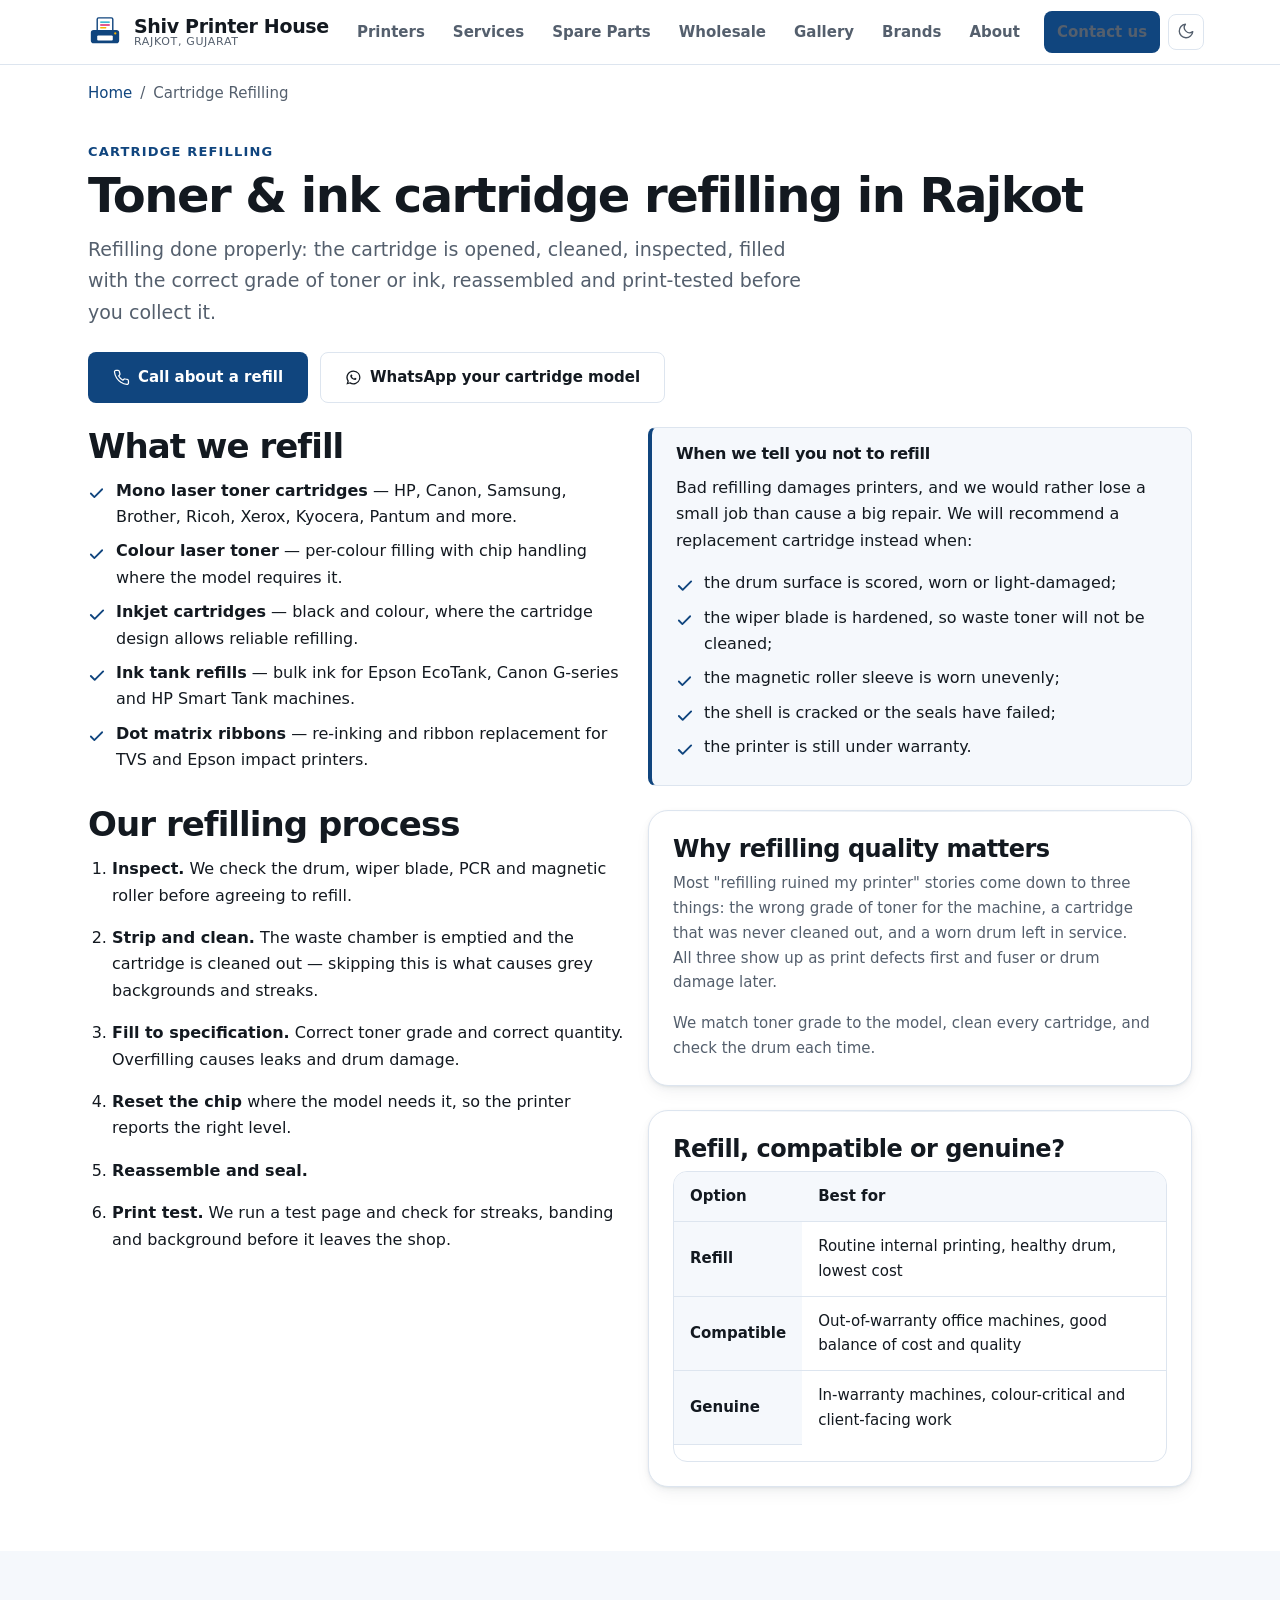
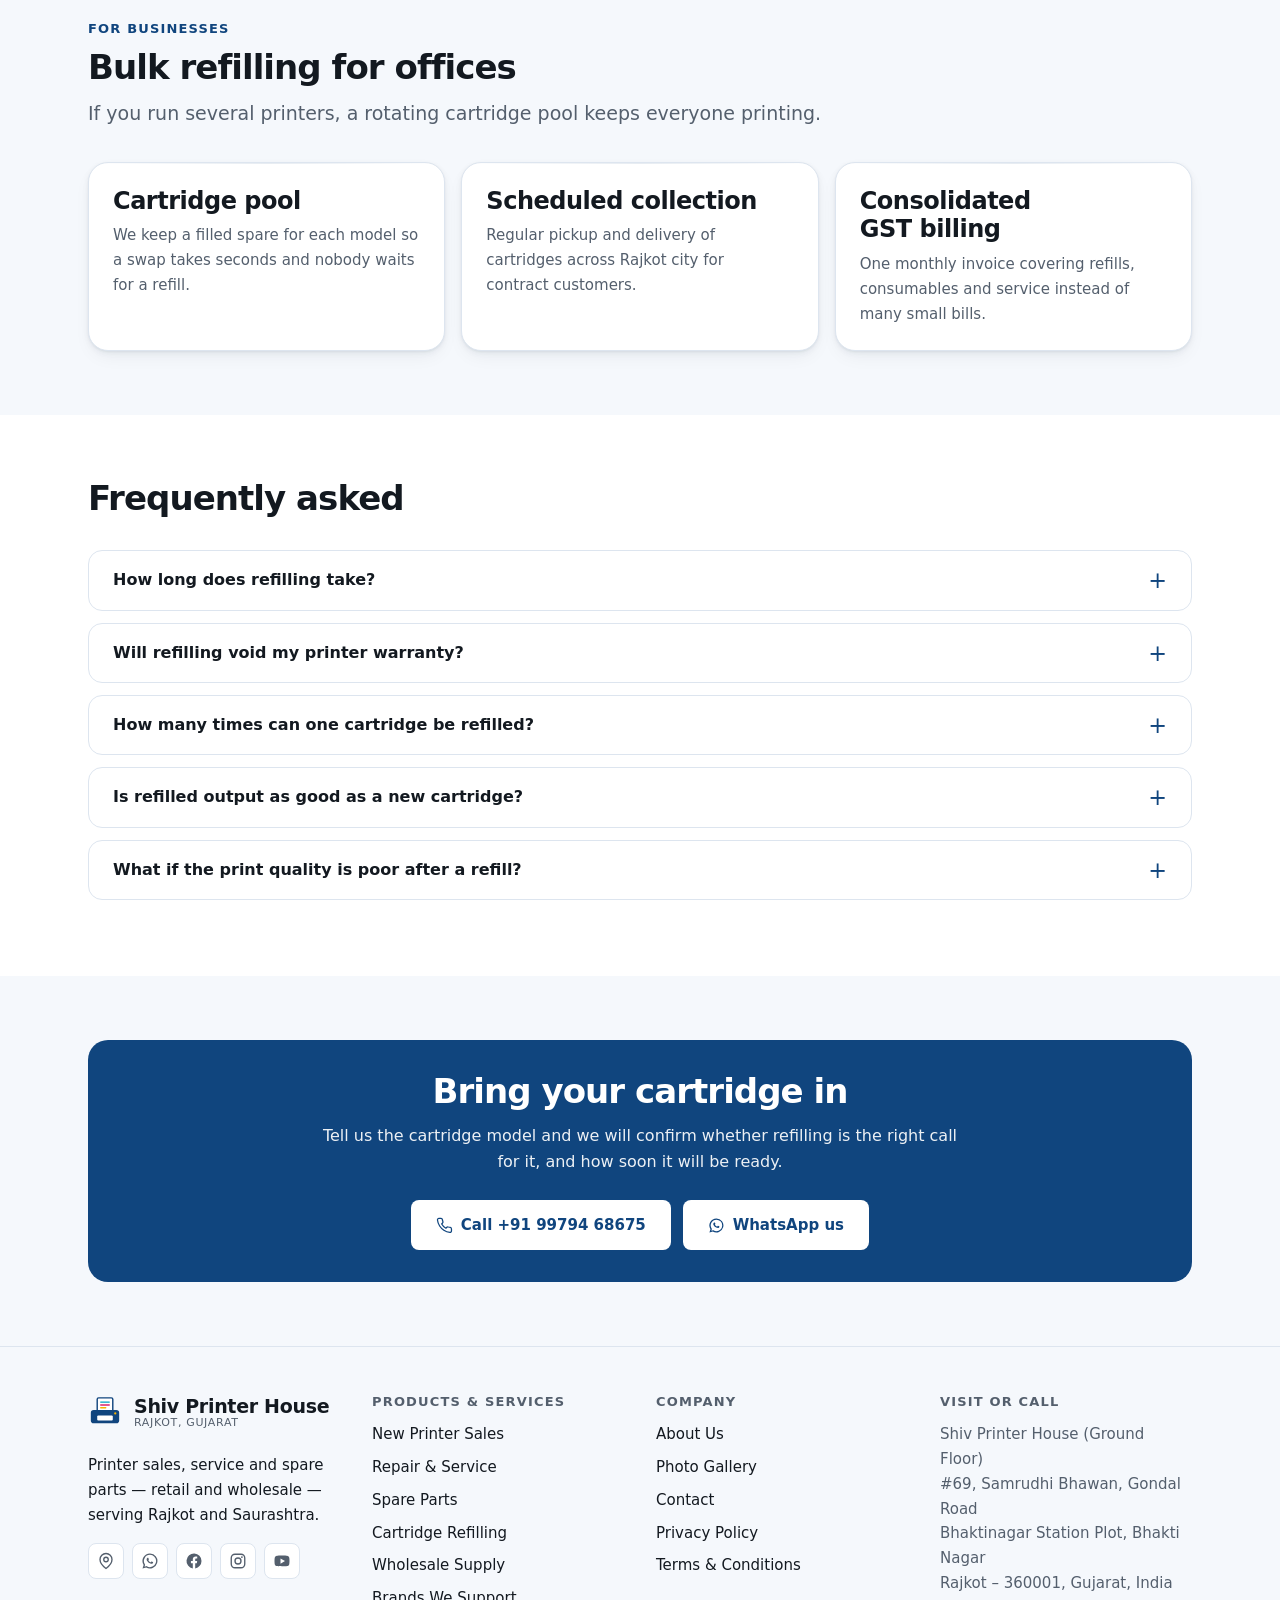
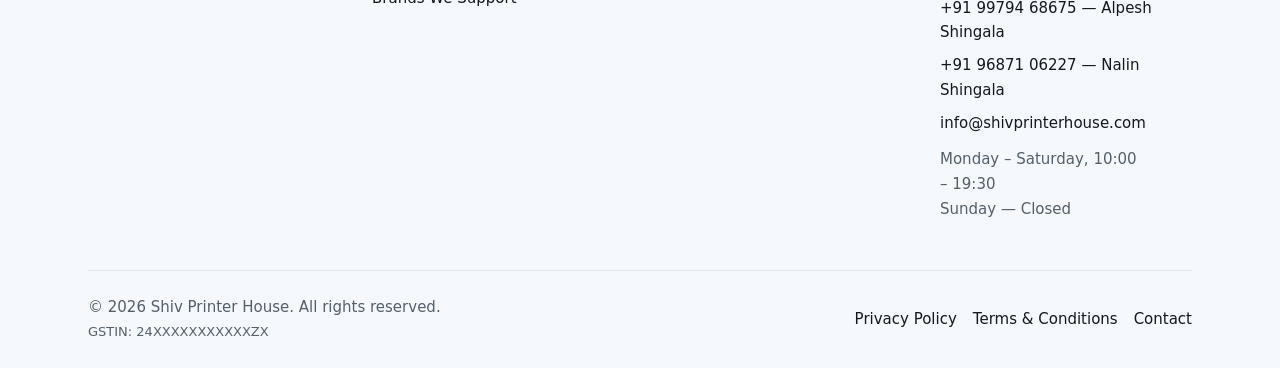
<file: cartridge-refilling/index.html>
<!DOCTYPE html>
<html lang="en-IN">
<head>
<meta charset="utf-8">
<meta name="viewport" content="width=device-width, initial-scale=1">
<title>Toner &amp; Ink Cartridge Refilling in Rajkot | Shiv Printer House</title>
<meta name="description" content="Toner and ink cartridge refilling in Rajkot with cleaning, drum inspection, chip reset and a print test. Bulk refilling and cartridge pools for offices. All major brands.">
<link rel="canonical" href="https://shivprinterhouse.com/cartridge-refilling/">
<meta name="robots" content="index, follow, max-image-preview:large, max-snippet:-1">
<meta name="theme-color" content="#10457e" media="(prefers-color-scheme: light)">
<meta name="theme-color" content="#0f1319" media="(prefers-color-scheme: dark)">
<meta name="author" content="Shiv Printer House">
<meta name="geo.region" content="IN-GJ">
<meta name="geo.placename" content="Rajkot">
<meta property="og:type" content="website">
<meta property="og:site_name" content="Shiv Printer House">
<meta property="og:locale" content="en_IN">
<meta property="og:title" content="Toner &amp; Ink Cartridge Refilling in Rajkot | Shiv Printer House">
<meta property="og:description" content="Toner and ink cartridge refilling in Rajkot with cleaning, drum inspection, chip reset and a print test. Bulk refilling and cartridge pools for offices. All major brands.">
<meta property="og:url" content="https://shivprinterhouse.com/cartridge-refilling/">
<meta property="og:image" content="https://shivprinterhouse.com/assets/images/og-image.jpg">
<meta property="og:image:width" content="1200">
<meta property="og:image:height" content="630">
<meta property="og:image:type" content="image/jpeg">
<meta property="og:image:alt" content="Shiv Printer House, Rajkot &ndash; printer sales, service and spare parts">
<meta name="twitter:card" content="summary_large_image">
<meta name="twitter:title" content="Toner &amp; Ink Cartridge Refilling in Rajkot | Shiv Printer House">
<meta name="twitter:description" content="Toner and ink cartridge refilling in Rajkot with cleaning, drum inspection, chip reset and a print test. Bulk refilling and cartridge pools for offices. All major brands.">
<meta name="twitter:image" content="https://shivprinterhouse.com/assets/images/og-image.jpg">
<meta name="twitter:image:alt" content="Shiv Printer House, Rajkot &ndash; printer sales, service and spare parts">
<link rel="icon" href="../favicon.ico" sizes="32x32">
<link rel="icon" href="../assets/icons/favicon.svg" type="image/svg+xml">
<link rel="apple-touch-icon" href="../assets/icons/apple-touch-icon.png">
<link rel="manifest" href="../manifest.webmanifest">
<link rel="stylesheet" href="../assets/css/style.css?v=2">
<script src="../assets/js/site.js?v=2" defer></script>
<script type="application/ld+json">
{
  "@context": "https://schema.org",
  "@graph": [
  {
    "@type": "Service",
    "name": "Cartridge refilling",
    "description": "Toner and ink cartridge refilling with cleaning, drum inspection, chip reset and print testing, for all major printer brands in Rajkot, Gujarat.",
    "url": "https://shivprinterhouse.com/cartridge-refilling/",
    "serviceType": "Cartridge refilling",
    "provider": { "@id": "https://shivprinterhouse.com/#business" },
    "areaServed": [
      { "@type": "City", "name": "Rajkot" },
      { "@type": "AdministrativeArea", "name": "Saurashtra, Gujarat" }
    ]
  },
  {
    "@type": "FAQPage",
    "mainEntity": [
      {"@type":"Question","name":"How long does refilling take?","acceptedAnswer":{"@type":"Answer","text":"A standard mono toner cartridge is usually ready the same day, and often within a couple of hours if we are not busy. Ink cartridges and colour sets can take longer because each colour is filled and tested separately. If you need the printer running continuously, ask us about keeping a spare cartridge in rotation."}},
      {"@type":"Question","name":"Will refilling void my printer warranty?","acceptedAnswer":{"@type":"Answer","text":"It can, depending on the manufacturer's terms &mdash; and damage caused by poor-quality consumables is typically excluded from warranty cover. If your printer is still in warranty we will tell you so and recommend genuine cartridges until it expires."}},
      {"@type":"Question","name":"How many times can one cartridge be refilled?","acceptedAnswer":{"@type":"Answer","text":"It depends on the drum and blade rather than the shell. A well-treated mono laser cartridge often takes several refills before the drum needs replacing; some take only one or two. We inspect each one and tell you where it stands rather than refilling regardless."}},
      {"@type":"Question","name":"Is refilled output as good as a new cartridge?","acceptedAnswer":{"@type":"Answer","text":"For everyday text and internal documents, correctly refilled cartridges with a healthy drum print very close to new. For colour-critical work, presentations for clients or archival documents, we recommend genuine cartridges."}},
      {"@type":"Question","name":"What if the print quality is poor after a refill?","acceptedAnswer":{"@type":"Answer","text":"Bring it back. If the fault is with our refilling we will put it right. Often the real problem is a worn drum or a fuser issue that was already developing &mdash; we will diagnose it either way."}}
    ]
  },
  {
    "@type": "BreadcrumbList",
    "itemListElement": [
      {"@type":"ListItem","position":1,"name":"Home","item":"https://shivprinterhouse.com/"},
      {"@type":"ListItem","position":2,"name":"Cartridge Refilling","item":"https://shivprinterhouse.com/cartridge-refilling/"}
    ]
  }
  ]
}
</script>
</head>
<body>
<a class="skip-link" href="#main">Skip to main content</a>
  <header class="site-header">
    <div class="container header-inner">
      <a class="brand-link" href="../">
        <img src="../assets/icons/logo.svg" alt="" width="34" height="34">
        <span class="brand-name">Shiv Printer House<span class="brand-sub">Rajkot, Gujarat</span></span>
      </a>
      <div class="header-actions">
        <button class="nav-toggle" type="button" aria-expanded="false" aria-controls="site-nav">
          <span>Menu</span>
        </button>
        <nav class="nav" id="site-nav" aria-label="Main">
          <ul class="nav-list">
          <li><a href="../printer-sales/">Printers</a></li>
          <li><a href="../services/">Services</a></li>
          <li><a href="../products/">Spare Parts</a></li>
          <li><a href="../wholesale/">Wholesale</a></li>
          <li><a href="../gallery/">Gallery</a></li>
          <li><a href="../brands/">Brands</a></li>
          <li><a href="../about/">About</a></li>
          <li class="nav-cta"><a class="btn btn-sm" href="../contact/">Contact us</a></li>
          </ul>
        </nav>
        <button class="theme-toggle" type="button" aria-pressed="false" aria-label="Switch to dark theme">
          <span class="icon-moon"><svg viewBox="0 0 24 24" fill="none" stroke="currentColor" stroke-width="1.8" stroke-linecap="round" stroke-linejoin="round" aria-hidden="true" focusable="false"><path d="M21 12.8A9 9 0 1 1 11.2 3a7 7 0 0 0 9.8 9.8Z"/></svg></span>
          <span class="icon-sun"><svg viewBox="0 0 24 24" fill="none" stroke="currentColor" stroke-width="1.8" stroke-linecap="round" stroke-linejoin="round" aria-hidden="true" focusable="false"><circle cx="12" cy="12" r="4.5"/><path d="M12 1.5v2M12 20.5v2M4.2 4.2l1.4 1.4M18.4 18.4l1.4 1.4M1.5 12h2M20.5 12h2M4.2 19.8l1.4-1.4M18.4 5.6l1.4-1.4"/></svg></span>
        </button>
      </div>
    </div>
  </header>
<main id="main">
  <nav class="breadcrumb container" aria-label="Breadcrumb">
    <ol>
        <li><a href="../">Home</a></li>
        <li><span aria-current="page">Cartridge Refilling</span></li>
    </ol>
  </nav>
  <div class="container page-head">
    <span class="eyebrow">Cartridge refilling</span>
    <h1>Toner &amp; ink cartridge refilling in Rajkot</h1>
    <p>Refilling done properly: the cartridge is opened, cleaned, inspected, filled with the correct
      grade of toner or ink, reassembled and print-tested before you collect it.</p>
    <div class="btn-group mt-5">
      <a class="btn" href="tel:+919979468675"><svg viewBox="0 0 24 24" fill="none" stroke="currentColor" stroke-width="1.8" stroke-linecap="round" stroke-linejoin="round" aria-hidden="true" focusable="false"><path d="M22 16.9v3a2 2 0 0 1-2.2 2 19.8 19.8 0 0 1-8.6-3.1 19.5 19.5 0 0 1-6-6A19.8 19.8 0 0 1 2.1 4.2 2 2 0 0 1 4.1 2h3a2 2 0 0 1 2 1.7c.1 1 .4 1.9.7 2.8a2 2 0 0 1-.5 2.1L8.1 9.9a16 16 0 0 0 6 6l1.3-1.3a2 2 0 0 1 2.1-.4c.9.3 1.8.6 2.8.7a2 2 0 0 1 1.7 2Z"/></svg>Call about a refill</a>
      <a class="btn btn-outline" href="https://wa.me/919979468675" rel="noopener" target="_blank"><svg viewBox="0 0 24 24" fill="currentColor" aria-hidden="true" focusable="false"><path d="M12 2a10 10 0 0 0-8.5 15.3L2 22l4.8-1.4A10 10 0 1 0 12 2Zm0 1.8a8.2 8.2 0 0 1 0 16.4 8.2 8.2 0 0 1-4.2-1.2l-.3-.2-2.8.8.8-2.7-.2-.3A8.2 8.2 0 0 1 12 3.8Zm-3 4c-.2 0-.5.1-.7.3-.3.3-.8.9-.8 1.8 0 1 .7 2 .8 2.1.1.2 1.4 2.3 3.5 3.1 1.7.7 2.2.6 2.6.6.5 0 1.4-.5 1.6-1 .2-.6.2-1 .1-1.1 0-.1-.2-.2-.4-.3l-1.4-.7c-.2 0-.3-.1-.5.1l-.6.8c-.1.2-.3.2-.5.1a6 6 0 0 1-1.7-1 6.6 6.6 0 0 1-1.2-1.5c-.1-.2 0-.3.1-.4l.4-.5.2-.4c0-.2 0-.3-.1-.4l-.6-1.4c-.1-.2-.2-.2-.4-.2Z"/></svg>WhatsApp your cartridge model</a>
    </div>
  </div>

  <section class="pt-0">
    <div class="container">
      <div class="grid grid-2">
        <div>
          <h2>What we refill</h2>
          <ul class="tick-list">
            <li><strong>Mono laser toner cartridges</strong> &mdash; HP, Canon, Samsung, Brother,
              Ricoh, Xerox, Kyocera, Pantum and more.</li>
            <li><strong>Colour laser toner</strong> &mdash; per-colour filling with chip handling
              where the model requires it.</li>
            <li><strong>Inkjet cartridges</strong> &mdash; black and colour, where the cartridge design
              allows reliable refilling.</li>
            <li><strong>Ink tank refills</strong> &mdash; bulk ink for Epson EcoTank, Canon G-series
              and HP Smart Tank machines.</li>
            <li><strong>Dot matrix ribbons</strong> &mdash; re-inking and ribbon replacement for TVS
              and Epson impact printers.</li>
          </ul>

          <h2 class="mt-6">Our refilling process</h2>
          <ol class="stack ol-indent">
            <li><strong>Inspect.</strong> We check the drum, wiper blade, PCR and magnetic roller
              before agreeing to refill.</li>
            <li><strong>Strip and clean.</strong> The waste chamber is emptied and the cartridge is
              cleaned out &mdash; skipping this is what causes grey backgrounds and streaks.</li>
            <li><strong>Fill to specification.</strong> Correct toner grade and correct quantity.
              Overfilling causes leaks and drum damage.</li>
            <li><strong>Reset the chip</strong> where the model needs it, so the printer reports the
              right level.</li>
            <li><strong>Reassemble and seal.</strong></li>
            <li><strong>Print test.</strong> We run a test page and check for streaks, banding and
              background before it leaves the shop.</li>
          </ol>
        </div>

        <div>
          <div class="note">
            <h3 class="t-base">When we tell you not to refill</h3>
            <p>Bad refilling damages printers, and we would rather lose a small job than cause a big
              repair. We will recommend a replacement cartridge instead when:</p>
            <ul class="tick-list mb-0">
              <li>the drum surface is scored, worn or light-damaged;</li>
              <li>the wiper blade is hardened, so waste toner will not be cleaned;</li>
              <li>the magnetic roller sleeve is worn unevenly;</li>
              <li>the shell is cracked or the seals have failed;</li>
              <li>the printer is still under warranty.</li>
            </ul>
          </div>

          <div class="card mt-5">
            <h3>Why refilling quality matters</h3>
            <p>Most "refilling ruined my printer" stories come down to three things: the wrong grade of
              toner for the machine, a cartridge that was never cleaned out, and a worn drum left in
              service. All three show up as print defects first and fuser or drum damage later.</p>
            <p class="mb-0">We match toner grade to the model, clean every cartridge, and
              check the drum each time.</p>
          </div>

          <div class="card mt-5">
            <h3>Refill, compatible or genuine?</h3>
            <div class="table-wrap">
              <table>
                <thead><tr><th scope="col">Option</th><th scope="col">Best for</th></tr></thead>
                <tbody>
                  <tr><th scope="row">Refill</th><td>Routine internal printing, healthy drum, lowest cost</td></tr>
                  <tr><th scope="row">Compatible</th><td>Out-of-warranty office machines, good balance of cost and quality</td></tr>
                  <tr><th scope="row">Genuine</th><td>In-warranty machines, colour-critical and client-facing work</td></tr>
                </tbody>
              </table>
            </div>
          </div>
        </div>
      </div>
    </div>
  </section>

  <section class="section-alt">
    <div class="container">
      <div class="section-head">
        <span class="eyebrow">For businesses</span>
        <h2>Bulk refilling for offices</h2>
        <p>If you run several printers, a rotating cartridge pool keeps everyone printing.</p>
      </div>
      <div class="grid">
        <div class="card"><h3>Cartridge pool</h3><p>We keep a filled spare for each model so a swap
          takes seconds and nobody waits for a refill.</p></div>
        <div class="card"><h3>Scheduled collection</h3><p>Regular pickup and delivery of cartridges
          across Rajkot city for contract customers.</p></div>
        <div class="card"><h3>Consolidated GST billing</h3><p>One monthly invoice covering refills,
          consumables and service instead of many small bills.</p></div>
      </div>
    </div>
  </section>

  <section>
    <div class="container">
      <div class="section-head"><h2>Frequently asked</h2></div>
      <div class="faq">
        <details>
          <summary>How long does refilling take?</summary>
          <div class="faq-body"><p>A standard mono toner cartridge is usually ready the same day, and often within a couple of hours if we are not busy. Ink cartridges and colour sets can take longer because each colour is filled and tested separately. If you need the printer running continuously, ask us about keeping a spare cartridge in rotation.</p></div>
        </details>
        <details>
          <summary>Will refilling void my printer warranty?</summary>
          <div class="faq-body"><p>It can, depending on the manufacturer's terms &mdash; and damage caused by poor-quality consumables is typically excluded from warranty cover. If your printer is still in warranty we will tell you so and recommend genuine cartridges until it expires.</p></div>
        </details>
        <details>
          <summary>How many times can one cartridge be refilled?</summary>
          <div class="faq-body"><p>It depends on the drum and blade rather than the shell. A well-treated mono laser cartridge often takes several refills before the drum needs replacing; some take only one or two. We inspect each one and tell you where it stands rather than refilling regardless.</p></div>
        </details>
        <details>
          <summary>Is refilled output as good as a new cartridge?</summary>
          <div class="faq-body"><p>For everyday text and internal documents, correctly refilled cartridges with a healthy drum print very close to new. For colour-critical work, presentations for clients or archival documents, we recommend genuine cartridges.</p></div>
        </details>
        <details>
          <summary>What if the print quality is poor after a refill?</summary>
          <div class="faq-body"><p>Bring it back. If the fault is with our refilling we will put it right. Often the real problem is a worn drum or a fuser issue that was already developing &mdash; we will diagnose it either way.</p></div>
        </details>
      </div>
    </div>
  </section>

  <section class="section-alt">
    <div class="container">
      <div class="cta-band">
        <h2>Bring your cartridge in</h2>
        <p>Tell us the cartridge model and we will confirm whether refilling is the right call for it, and how soon it will be ready.</p>
        <div class="btn-group center-x mt-5">
          <a class="btn" href="tel:+919979468675"><svg viewBox="0 0 24 24" fill="none" stroke="currentColor" stroke-width="1.8" stroke-linecap="round" stroke-linejoin="round" aria-hidden="true" focusable="false"><path d="M22 16.9v3a2 2 0 0 1-2.2 2 19.8 19.8 0 0 1-8.6-3.1 19.5 19.5 0 0 1-6-6A19.8 19.8 0 0 1 2.1 4.2 2 2 0 0 1 4.1 2h3a2 2 0 0 1 2 1.7c.1 1 .4 1.9.7 2.8a2 2 0 0 1-.5 2.1L8.1 9.9a16 16 0 0 0 6 6l1.3-1.3a2 2 0 0 1 2.1-.4c.9.3 1.8.6 2.8.7a2 2 0 0 1 1.7 2Z"/></svg>Call +91 99794 68675</a>
          <a class="btn" href="https://wa.me/919979468675" rel="noopener" target="_blank"><svg viewBox="0 0 24 24" fill="currentColor" aria-hidden="true" focusable="false"><path d="M12 2a10 10 0 0 0-8.5 15.3L2 22l4.8-1.4A10 10 0 1 0 12 2Zm0 1.8a8.2 8.2 0 0 1 0 16.4 8.2 8.2 0 0 1-4.2-1.2l-.3-.2-2.8.8.8-2.7-.2-.3A8.2 8.2 0 0 1 12 3.8Zm-3 4c-.2 0-.5.1-.7.3-.3.3-.8.9-.8 1.8 0 1 .7 2 .8 2.1.1.2 1.4 2.3 3.5 3.1 1.7.7 2.2.6 2.6.6.5 0 1.4-.5 1.6-1 .2-.6.2-1 .1-1.1 0-.1-.2-.2-.4-.3l-1.4-.7c-.2 0-.3-.1-.5.1l-.6.8c-.1.2-.3.2-.5.1a6 6 0 0 1-1.7-1 6.6 6.6 0 0 1-1.2-1.5c-.1-.2 0-.3.1-.4l.4-.5.2-.4c0-.2 0-.3-.1-.4l-.6-1.4c-.1-.2-.2-.2-.4-.2Z"/></svg>WhatsApp us</a>
        </div>
      </div>
    </div>
  </section>

</main>
  <footer class="site-footer">
    <div class="container">
      <div class="footer-grid">
        <div>
          <a class="brand-link" href="../">
            <img src="../assets/icons/logo.svg" alt="" width="34" height="34">
            <span class="brand-name">Shiv Printer House<span class="brand-sub">Rajkot, Gujarat</span></span>
          </a>
          <p class="mt-4">Printer sales, service and spare parts &mdash; retail and wholesale &mdash; serving Rajkot and Saurashtra.</p>
          <!-- CONFIG social: profiles are suggested handles. Confirm or replace before launch. -->
          <ul class="social">
            <li><a href="https://maps.app.goo.gl/vSHveZ3JDfV5cDCq6" rel="noopener" target="_blank" title="Google Maps"><span class="sr-only">Find Shiv Printer House on Google Maps</span><svg viewBox="0 0 24 24" fill="none" stroke="currentColor" stroke-width="1.8" stroke-linecap="round" stroke-linejoin="round" aria-hidden="true" focusable="false"><path d="M20 10c0 6-8 12-8 12s-8-6-8-12a8 8 0 0 1 16 0Z"/><circle cx="12" cy="10" r="3"/></svg></a></li>
            <li><a href="https://wa.me/919979468675" rel="noopener" target="_blank" title="WhatsApp"><span class="sr-only">Chat with Shiv Printer House on WhatsApp</span><svg viewBox="0 0 24 24" fill="currentColor" aria-hidden="true" focusable="false"><path d="M12 2a10 10 0 0 0-8.5 15.3L2 22l4.8-1.4A10 10 0 1 0 12 2Zm0 1.8a8.2 8.2 0 0 1 0 16.4 8.2 8.2 0 0 1-4.2-1.2l-.3-.2-2.8.8.8-2.7-.2-.3A8.2 8.2 0 0 1 12 3.8Zm-3 4c-.2 0-.5.1-.7.3-.3.3-.8.9-.8 1.8 0 1 .7 2 .8 2.1.1.2 1.4 2.3 3.5 3.1 1.7.7 2.2.6 2.6.6.5 0 1.4-.5 1.6-1 .2-.6.2-1 .1-1.1 0-.1-.2-.2-.4-.3l-1.4-.7c-.2 0-.3-.1-.5.1l-.6.8c-.1.2-.3.2-.5.1a6 6 0 0 1-1.7-1 6.6 6.6 0 0 1-1.2-1.5c-.1-.2 0-.3.1-.4l.4-.5.2-.4c0-.2 0-.3-.1-.4l-.6-1.4c-.1-.2-.2-.2-.4-.2Z"/></svg></a></li>
            <li><a href="https://www.facebook.com/shivprinterhouse" rel="noopener me" target="_blank" title="Facebook"><span class="sr-only">Shiv Printer House on Facebook</span><svg viewBox="0 0 24 24" fill="currentColor" aria-hidden="true" focusable="false"><path d="M22 12a10 10 0 1 0-11.6 9.9v-7H7.9V12h2.5V9.8c0-2.5 1.5-3.9 3.8-3.9l2.1.2v2.4h-1.2c-1.2 0-1.5.7-1.5 1.5V12h2.6l-.4 2.9h-2.2v7A10 10 0 0 0 22 12Z"/></svg></a></li>
            <li><a href="https://www.instagram.com/shivprinterhouse" rel="noopener me" target="_blank" title="Instagram"><span class="sr-only">Shiv Printer House on Instagram</span><svg viewBox="0 0 24 24" fill="none" stroke="currentColor" stroke-width="1.8" stroke-linecap="round" aria-hidden="true" focusable="false"><rect x="3" y="3" width="18" height="18" rx="5"/><circle cx="12" cy="12" r="4"/><circle cx="17.2" cy="6.8" r="1.2" fill="currentColor" stroke="none"/></svg></a></li>
            <li><a href="https://www.youtube.com/@shivprinterhouse" rel="noopener me" target="_blank" title="Youtube"><span class="sr-only">Shiv Printer House on Youtube</span><svg viewBox="0 0 24 24" fill="currentColor" aria-hidden="true" focusable="false"><path d="M21.6 7.2a2.8 2.8 0 0 0-2-2C17.9 4.8 12 4.8 12 4.8s-5.9 0-7.6.4a2.8 2.8 0 0 0-2 2C2 8.9 2 12 2 12s0 3.1.4 4.8a2.8 2.8 0 0 0 2 2c1.7.4 7.6.4 7.6.4s5.9 0 7.6-.4a2.8 2.8 0 0 0 2-2C22 15.1 22 12 22 12s0-3.1-.4-4.8ZM10 15.5v-7l6 3.5-6 3.5Z"/></svg></a></li>
          </ul>
        </div>
        <div>
          <h2>Products &amp; Services</h2>
          <ul>
            <li><a href="../printer-sales/">New Printer Sales</a></li>
            <li><a href="../services/">Repair &amp; Service</a></li>
            <li><a href="../products/">Spare Parts</a></li>
            <li><a href="../cartridge-refilling/">Cartridge Refilling</a></li>
            <li><a href="../wholesale/">Wholesale Supply</a></li>
            <li><a href="../brands/">Brands We Support</a></li>
          </ul>
        </div>
        <div>
          <h2>Company</h2>
          <ul>
            <li><a href="../about/">About Us</a></li>
            <li><a href="../gallery/">Photo Gallery</a></li>
            <li><a href="../contact/">Contact</a></li>
            <li><a href="../privacy/">Privacy Policy</a></li>
            <li><a href="../terms/">Terms &amp; Conditions</a></li>
          </ul>
        </div>
        <div>
          <h2>Visit or Call</h2>
          <address>
            Shiv Printer House (Ground Floor)<br>
            #69, Samrudhi Bhawan, Gondal Road<br>
            Bhaktinagar Station Plot, Bhakti Nagar<br>
            Rajkot &ndash; 360001, Gujarat, India
          </address>
          <ul class="mt-3">
            <li><a href="tel:+919979468675">+91 99794 68675</a> &mdash; Alpesh Shingala</li>
            <li><a href="tel:+919687106227">+91 96871 06227</a> &mdash; Nalin Shingala</li>
            <li><a href="mailto:info@shivprinterhouse.com">info@shivprinterhouse.com</a></li>
          </ul>
          <p class="mt-3 muted">Monday – Saturday, 10:00 – 19:30<br>Sunday — Closed</p>
        </div>
      </div>
      <div class="footer-bottom">
        <p class="m-0">&copy; <span>2026</span> Shiv Printer House. All rights reserved.<br>
          <!-- CONFIG gstin: replace with the real 15-digit GSTIN before launch -->
          <small>GSTIN: 24XXXXXXXXXXXZX</small>
        </p>
        <ul>
          <li><a href="../privacy/">Privacy Policy</a></li>
          <li><a href="../terms/">Terms &amp; Conditions</a></li>
          <li><a href="../contact/">Contact</a></li>
        </ul>
      </div>
    </div>
  </footer>
  <nav class="mobile-cta" aria-label="Quick contact">
    <a href="tel:+919979468675"><svg viewBox="0 0 24 24" fill="none" stroke="currentColor" stroke-width="1.8" stroke-linecap="round" stroke-linejoin="round" aria-hidden="true" focusable="false"><path d="M22 16.9v3a2 2 0 0 1-2.2 2 19.8 19.8 0 0 1-8.6-3.1 19.5 19.5 0 0 1-6-6A19.8 19.8 0 0 1 2.1 4.2 2 2 0 0 1 4.1 2h3a2 2 0 0 1 2 1.7c.1 1 .4 1.9.7 2.8a2 2 0 0 1-.5 2.1L8.1 9.9a16 16 0 0 0 6 6l1.3-1.3a2 2 0 0 1 2.1-.4c.9.3 1.8.6 2.8.7a2 2 0 0 1 1.7 2Z"/></svg>Call now</a>
    <a href="https://wa.me/919979468675" rel="noopener" target="_blank"><svg viewBox="0 0 24 24" fill="currentColor" aria-hidden="true" focusable="false"><path d="M12 2a10 10 0 0 0-8.5 15.3L2 22l4.8-1.4A10 10 0 1 0 12 2Zm0 1.8a8.2 8.2 0 0 1 0 16.4 8.2 8.2 0 0 1-4.2-1.2l-.3-.2-2.8.8.8-2.7-.2-.3A8.2 8.2 0 0 1 12 3.8Zm-3 4c-.2 0-.5.1-.7.3-.3.3-.8.9-.8 1.8 0 1 .7 2 .8 2.1.1.2 1.4 2.3 3.5 3.1 1.7.7 2.2.6 2.6.6.5 0 1.4-.5 1.6-1 .2-.6.2-1 .1-1.1 0-.1-.2-.2-.4-.3l-1.4-.7c-.2 0-.3-.1-.5.1l-.6.8c-.1.2-.3.2-.5.1a6 6 0 0 1-1.7-1 6.6 6.6 0 0 1-1.2-1.5c-.1-.2 0-.3.1-.4l.4-.5.2-.4c0-.2 0-.3-.1-.4l-.6-1.4c-.1-.2-.2-.2-.4-.2Z"/></svg>WhatsApp</a>
  </nav>
</body>
</html>
</file>
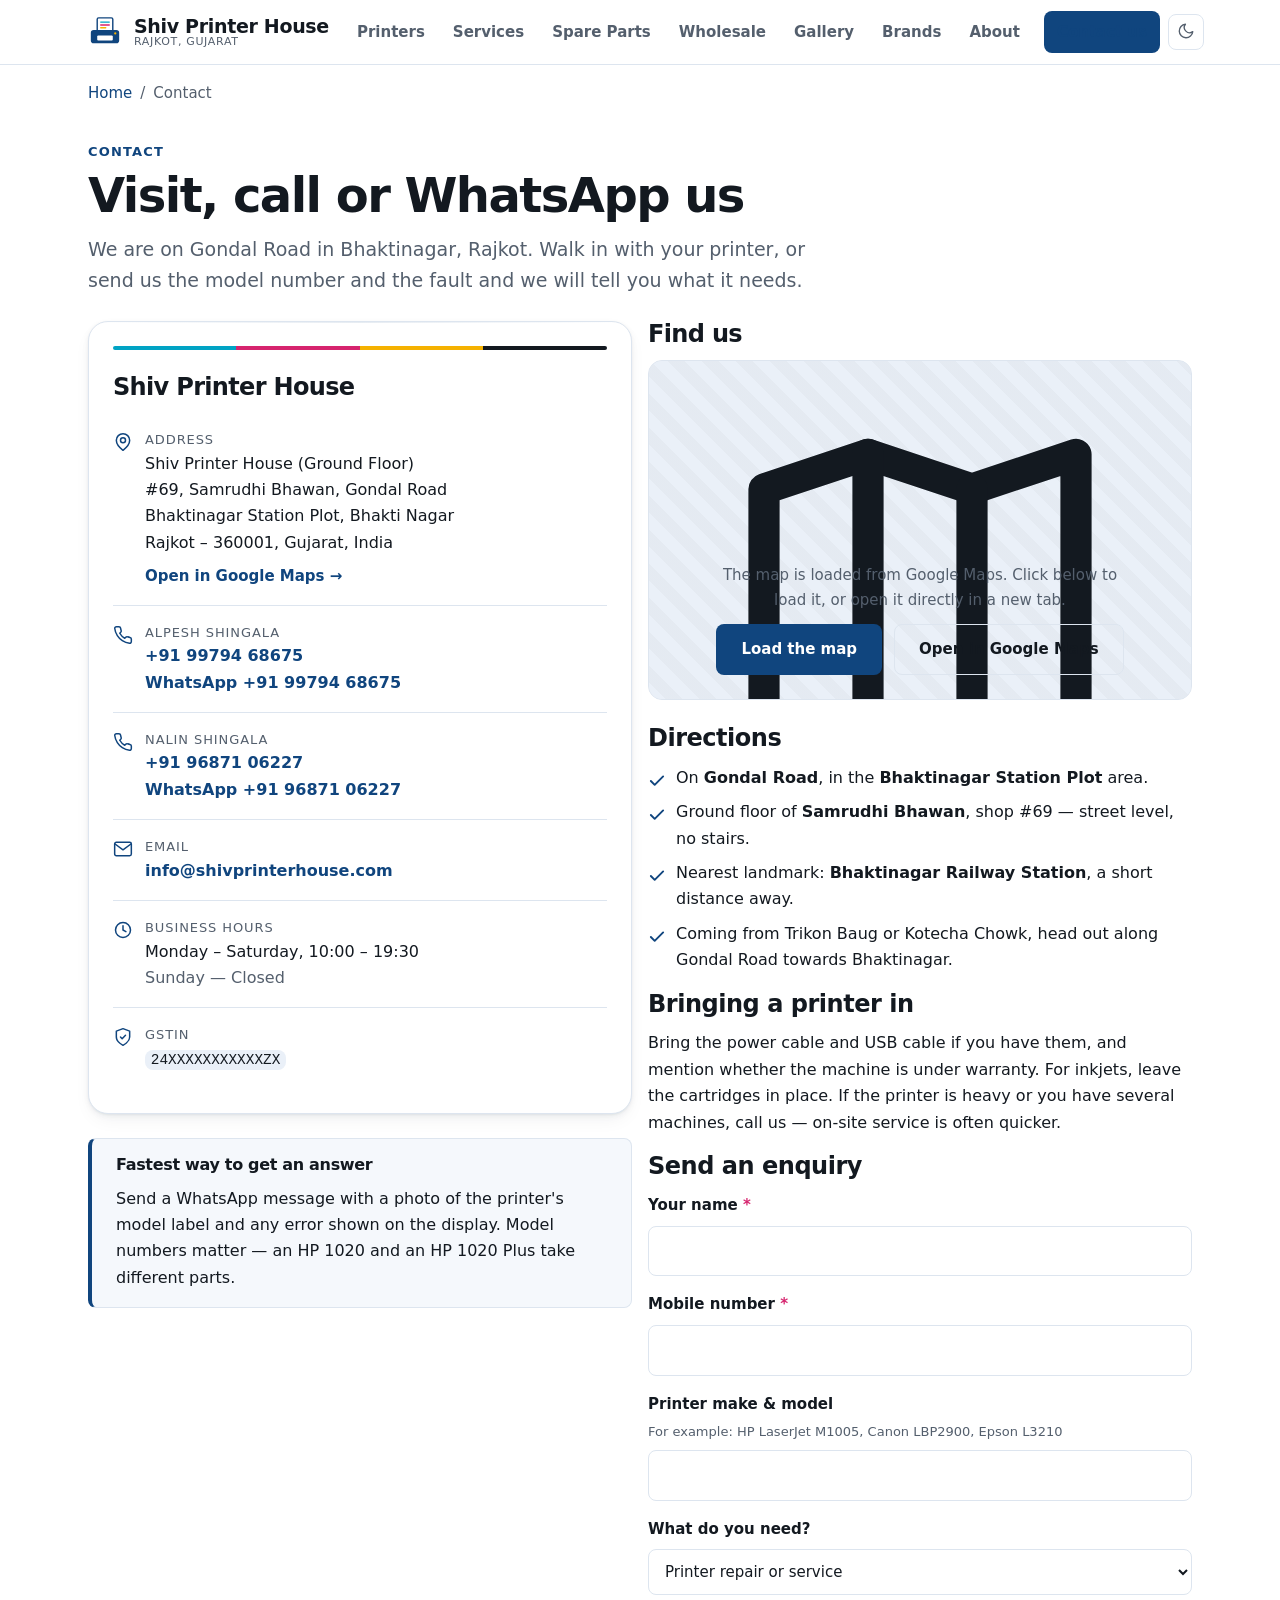
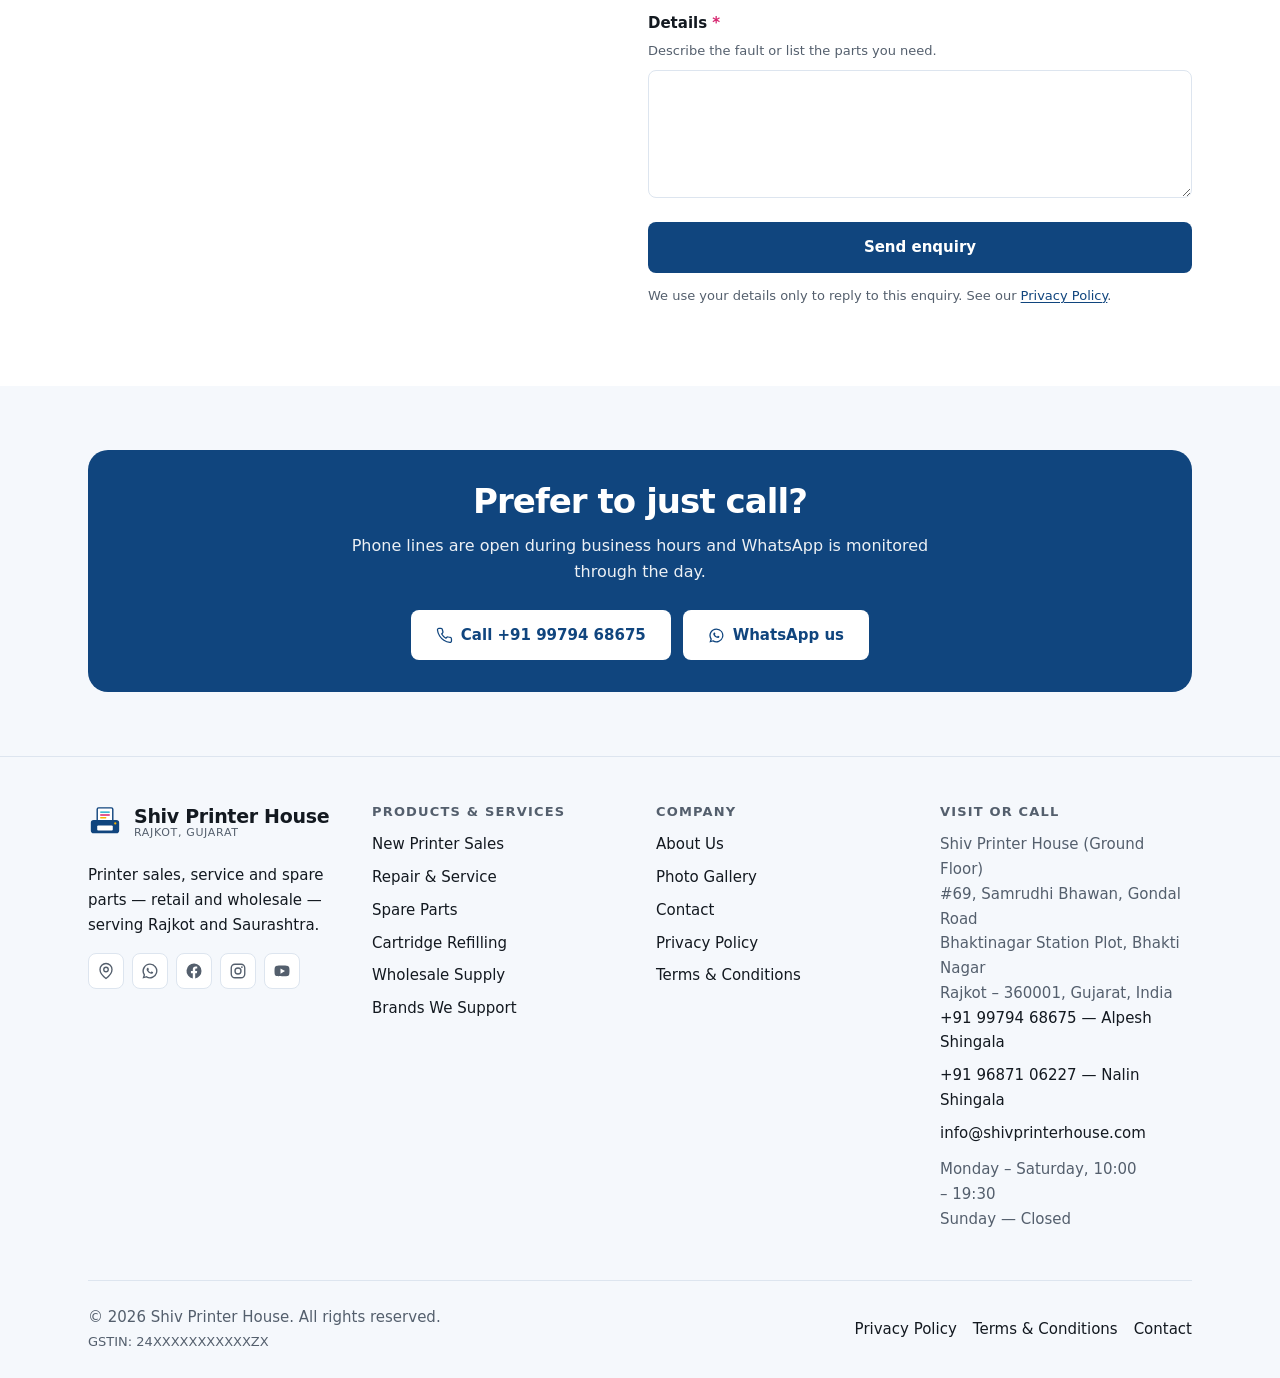
<file: contact/index.html>
<!DOCTYPE html>
<html lang="en-IN">
<head>
<meta charset="utf-8">
<meta name="viewport" content="width=device-width, initial-scale=1">
<title>Contact Us | Shiv Printer House, Gondal Road, Rajkot</title>
<meta name="description" content="Visit us at #69 Samrudhi Bhawan, Gondal Road, Bhaktinagar, Rajkot 360001. Call +91 99794 68675 or WhatsApp us for printer service and spare parts.">
<link rel="canonical" href="https://shivprinterhouse.com/contact/">
<meta name="robots" content="index, follow, max-image-preview:large, max-snippet:-1">
<meta name="theme-color" content="#10457e" media="(prefers-color-scheme: light)">
<meta name="theme-color" content="#0f1319" media="(prefers-color-scheme: dark)">
<meta name="author" content="Shiv Printer House">
<meta name="geo.region" content="IN-GJ">
<meta name="geo.placename" content="Rajkot">
<meta property="og:type" content="website">
<meta property="og:site_name" content="Shiv Printer House">
<meta property="og:locale" content="en_IN">
<meta property="og:title" content="Contact Shiv Printer House | Printer Service in Rajkot, Gondal Road">
<meta property="og:description" content="Visit us at #69 Samrudhi Bhawan, Gondal Road, Bhaktinagar, Rajkot 360001. Call +91 99794 68675 or WhatsApp us for printer service and spare parts.">
<meta property="og:url" content="https://shivprinterhouse.com/contact/">
<meta property="og:image" content="https://shivprinterhouse.com/assets/images/og-image.jpg">
<meta property="og:image:width" content="1200">
<meta property="og:image:height" content="630">
<meta property="og:image:type" content="image/jpeg">
<meta property="og:image:alt" content="Shiv Printer House, Rajkot &ndash; printer sales, service and spare parts">
<meta name="twitter:card" content="summary_large_image">
<meta name="twitter:title" content="Contact Shiv Printer House | Printer Service in Rajkot, Gondal Road">
<meta name="twitter:description" content="Visit us at #69 Samrudhi Bhawan, Gondal Road, Bhaktinagar, Rajkot 360001. Call +91 99794 68675 or WhatsApp us for printer service and spare parts.">
<meta name="twitter:image" content="https://shivprinterhouse.com/assets/images/og-image.jpg">
<meta name="twitter:image:alt" content="Shiv Printer House, Rajkot &ndash; printer sales, service and spare parts">
<link rel="icon" href="../favicon.ico" sizes="32x32">
<link rel="icon" href="../assets/icons/favicon.svg" type="image/svg+xml">
<link rel="apple-touch-icon" href="../assets/icons/apple-touch-icon.png">
<link rel="manifest" href="../manifest.webmanifest">
<link rel="stylesheet" href="../assets/css/style.css?v=2">
<script src="../assets/js/site.js?v=2" defer></script>
<script type="application/ld+json">
{
  "@context": "https://schema.org",
  "@graph": [
  {
    "@type": "ContactPage",
    "isPartOf": { "@id": "https://shivprinterhouse.com/#website" },
    "about": { "@id": "https://shivprinterhouse.com/#business" },
    "url": "https://shivprinterhouse.com/contact/",
    "name": "Contact Shiv Printer House, Rajkot"
  },
  {
    "@type": "BreadcrumbList",
    "itemListElement": [
      {"@type":"ListItem","position":1,"name":"Home","item":"https://shivprinterhouse.com/"},
      {"@type":"ListItem","position":2,"name":"Contact","item":"https://shivprinterhouse.com/contact/"}
    ]
  }
  ]
}
</script>
</head>
<body>
<a class="skip-link" href="#main">Skip to main content</a>
  <header class="site-header">
    <div class="container header-inner">
      <a class="brand-link" href="../">
        <img src="../assets/icons/logo.svg" alt="" width="34" height="34">
        <span class="brand-name">Shiv Printer House<span class="brand-sub">Rajkot, Gujarat</span></span>
      </a>
      <div class="header-actions">
        <button class="nav-toggle" type="button" aria-expanded="false" aria-controls="site-nav">
          <span>Menu</span>
        </button>
        <nav class="nav" id="site-nav" aria-label="Main">
          <ul class="nav-list">
          <li><a href="../printer-sales/">Printers</a></li>
          <li><a href="../services/">Services</a></li>
          <li><a href="../products/">Spare Parts</a></li>
          <li><a href="../wholesale/">Wholesale</a></li>
          <li><a href="../gallery/">Gallery</a></li>
          <li><a href="../brands/">Brands</a></li>
          <li><a href="../about/">About</a></li>
          <li class="nav-cta"><a class="btn btn-sm" href="../contact/" aria-current="page">Contact us</a></li>
          </ul>
        </nav>
        <button class="theme-toggle" type="button" aria-pressed="false" aria-label="Switch to dark theme">
          <span class="icon-moon"><svg viewBox="0 0 24 24" fill="none" stroke="currentColor" stroke-width="1.8" stroke-linecap="round" stroke-linejoin="round" aria-hidden="true" focusable="false"><path d="M21 12.8A9 9 0 1 1 11.2 3a7 7 0 0 0 9.8 9.8Z"/></svg></span>
          <span class="icon-sun"><svg viewBox="0 0 24 24" fill="none" stroke="currentColor" stroke-width="1.8" stroke-linecap="round" stroke-linejoin="round" aria-hidden="true" focusable="false"><circle cx="12" cy="12" r="4.5"/><path d="M12 1.5v2M12 20.5v2M4.2 4.2l1.4 1.4M18.4 18.4l1.4 1.4M1.5 12h2M20.5 12h2M4.2 19.8l1.4-1.4M18.4 5.6l1.4-1.4"/></svg></span>
        </button>
      </div>
    </div>
  </header>
<main id="main">
  <nav class="breadcrumb container" aria-label="Breadcrumb">
    <ol>
        <li><a href="../">Home</a></li>
        <li><span aria-current="page">Contact</span></li>
    </ol>
  </nav>
  <div class="container page-head">
    <span class="eyebrow">Contact</span>
    <h1>Visit, call or WhatsApp us</h1>
    <p>We are on Gondal Road in Bhaktinagar, Rajkot. Walk in with your printer, or send us the model
      number and the fault and we will tell you what it needs.</p>
  </div>

  <section class="pt-0">
    <div class="container">
      <div class="grid grid-2">

        <div>
          <div class="card">
            <div class="cmyk-rule mb-5"></div>
            <h2 class="t-xl">Shiv Printer House</h2>

            <div class="contact-row">
              <svg viewBox="0 0 24 24" fill="none" stroke="currentColor" stroke-width="1.8" stroke-linecap="round" stroke-linejoin="round" aria-hidden="true" focusable="false"><path d="M20 10c0 6-8 12-8 12s-8-6-8-12a8 8 0 0 1 16 0Z"/><circle cx="12" cy="10" r="3"/></svg>
              <div>
                <span class="label">Address</span>
                <address class="addr-plain m-0">
                  Shiv Printer House (Ground Floor)<br>
                  #69, Samrudhi Bhawan, Gondal Road<br>
                  Bhaktinagar Station Plot, Bhakti Nagar<br>
                  Rajkot &ndash; 360001, Gujarat, India
                </address>
                <p class="mt-2 mb-0"><a href="https://maps.app.goo.gl/vSHveZ3JDfV5cDCq6" rel="noopener" target="_blank">Open in Google Maps &rarr;</a></p>
              </div>
            </div>

            <div class="contact-row">
              <svg viewBox="0 0 24 24" fill="none" stroke="currentColor" stroke-width="1.8" stroke-linecap="round" stroke-linejoin="round" aria-hidden="true" focusable="false"><path d="M22 16.9v3a2 2 0 0 1-2.2 2 19.8 19.8 0 0 1-8.6-3.1 19.5 19.5 0 0 1-6-6A19.8 19.8 0 0 1 2.1 4.2 2 2 0 0 1 4.1 2h3a2 2 0 0 1 2 1.7c.1 1 .4 1.9.7 2.8a2 2 0 0 1-.5 2.1L8.1 9.9a16 16 0 0 0 6 6l1.3-1.3a2 2 0 0 1 2.1-.4c.9.3 1.8.6 2.8.7a2 2 0 0 1 1.7 2Z"/></svg>
              <div>
                <span class="label">Alpesh Shingala</span>
                <a href="tel:+919979468675">+91 99794 68675</a><br>
                <a href="https://wa.me/919979468675" rel="noopener" target="_blank">WhatsApp +91 99794 68675</a>
              </div>
            </div>

            <div class="contact-row">
              <svg viewBox="0 0 24 24" fill="none" stroke="currentColor" stroke-width="1.8" stroke-linecap="round" stroke-linejoin="round" aria-hidden="true" focusable="false"><path d="M22 16.9v3a2 2 0 0 1-2.2 2 19.8 19.8 0 0 1-8.6-3.1 19.5 19.5 0 0 1-6-6A19.8 19.8 0 0 1 2.1 4.2 2 2 0 0 1 4.1 2h3a2 2 0 0 1 2 1.7c.1 1 .4 1.9.7 2.8a2 2 0 0 1-.5 2.1L8.1 9.9a16 16 0 0 0 6 6l1.3-1.3a2 2 0 0 1 2.1-.4c.9.3 1.8.6 2.8.7a2 2 0 0 1 1.7 2Z"/></svg>
              <div>
                <span class="label">Nalin Shingala</span>
                <a href="tel:+919687106227">+91 96871 06227</a><br>
                <a href="https://wa.me/919687106227" rel="noopener" target="_blank">WhatsApp +91 96871 06227</a>
              </div>
            </div>

            <div class="contact-row">
              <svg viewBox="0 0 24 24" fill="none" stroke="currentColor" stroke-width="1.8" stroke-linecap="round" stroke-linejoin="round" aria-hidden="true" focusable="false"><rect x="2" y="4" width="20" height="16" rx="2"/><path d="m2.5 6 9.5 7 9.5-7"/></svg>
              <div>
                <span class="label">Email</span>
                <!-- CONFIG email: replace with the real mailbox before launch -->
                <a href="mailto:info@shivprinterhouse.com">info@shivprinterhouse.com</a>
              </div>
            </div>

            <div class="contact-row">
              <svg viewBox="0 0 24 24" fill="none" stroke="currentColor" stroke-width="1.8" stroke-linecap="round" stroke-linejoin="round" aria-hidden="true" focusable="false"><circle cx="12" cy="12" r="9"/><path d="M12 7v5l3.5 2"/></svg>
              <div>
                <span class="label">Business hours</span>
                <!-- CONFIG hours: confirm actual opening hours, then update the
                     openingHoursSpecification in the JSON-LD on this page and on index.html -->
                Monday – Saturday, 10:00 – 19:30<br>
                <span class="muted">Sunday — Closed</span>
              </div>
            </div>

            <div class="contact-row">
              <svg viewBox="0 0 24 24" fill="none" stroke="currentColor" stroke-width="1.8" stroke-linecap="round" stroke-linejoin="round" aria-hidden="true" focusable="false"><path d="M12 22s8-4 8-10V5l-8-3-8 3v7c0 6 8 10 8 10Z"/><path d="m9 12 2 2 4-4"/></svg>
              <div>
                <span class="label">GSTIN</span>
                <!-- CONFIG gstin: replace with the real 15-digit GSTIN before launch -->
                <code>24XXXXXXXXXXXZX</code>
              </div>
            </div>
          </div>

          <div class="note mt-5">
            <h3 class="t-base">Fastest way to get an answer</h3>
            <p class="mb-0">Send a WhatsApp message with a photo of the printer's model
              label and any error shown on the display. Model numbers matter &mdash; an HP 1020 and an
              HP 1020 Plus take different parts.</p>
          </div>
        </div>

        <div>
          <h2 class="t-xl">Find us</h2>
          <!-- The map iframe is injected only after the visitor clicks, so a normal page
               view makes no request to Google. See assets/js/site.js. -->
          <div class="map-embed" data-map-src="https://www.google.com/maps?q=22.283303,70.799252&amp;z=17&amp;hl=en&amp;output=embed">
            <div class="map-consent">
              <svg viewBox="0 0 24 24" fill="none" stroke="currentColor" stroke-width="1.8" stroke-linecap="round" stroke-linejoin="round" aria-hidden="true" focusable="false"><path d="m9 20-6 2V6l6-2 6 2 6-2v16l-6 2-6-2Z"/><path d="M9 4v16M15 6v16"/></svg>
              <p>The map is loaded from Google Maps. Click below to load it, or open it
                directly in a new tab.</p>
              <div class="btn-group center-x">
                <button class="btn" type="button" data-map-load>Load the map</button>
                <a class="btn btn-outline" href="https://maps.app.goo.gl/vSHveZ3JDfV5cDCq6" rel="noopener" target="_blank">Open in Google Maps</a>
              </div>
            </div>
          </div>

          <h3 class="mt-5">Directions</h3>
          <ul class="tick-list">
            <li>On <strong>Gondal Road</strong>, in the <strong>Bhaktinagar Station Plot</strong> area.</li>
            <li>Ground floor of <strong>Samrudhi Bhawan</strong>, shop #69 &mdash; street level, no stairs.</li>
            <li>Nearest landmark: <strong>Bhaktinagar Railway Station</strong>, a short distance away.</li>
            <li>Coming from Trikon Baug or Kotecha Chowk, head out along Gondal Road towards Bhaktinagar.</li>
          </ul>

          <h3>Bringing a printer in</h3>
          <p>Bring the power cable and USB cable if you have them, and mention whether the machine is
            under warranty. For inkjets, leave the cartridges in place. If the printer is heavy or you
            have several machines, call us &mdash; on-site service is often quicker.</p>

          <h3>Send an enquiry</h3>
          <!-- CONFIG form: this markup is wired for Netlify Forms (data-netlify="true").
               On other hosts, connect a static form service or remove the form and rely on
               phone, WhatsApp and email. See docs/MAINTENANCE.md > Contact form. -->
          <form name="enquiry" method="POST" data-netlify="true" netlify-honeypot="bot-field">
            <p class="sr-only">
              <label>Leave this field empty: <input name="bot-field"></label>
            </p>
            <div class="field">
              <label for="name">Your name <span class="req" aria-hidden="true">*</span></label>
              <input id="name" name="name" type="text" autocomplete="name" required>
            </div>
            <div class="field">
              <label for="tel">Mobile number <span class="req" aria-hidden="true">*</span></label>
              <input id="tel" name="tel" type="tel" inputmode="tel" autocomplete="tel" required>
            </div>
            <div class="field">
              <label for="model">Printer make &amp; model
                <span class="hint">For example: HP LaserJet M1005, Canon LBP2900, Epson L3210</span>
              </label>
              <input id="model" name="model" type="text">
            </div>
            <div class="field">
              <label for="topic">What do you need?</label>
              <select id="topic" name="topic">
                <option>Printer repair or service</option>
                <option>Buy a new printer</option>
                <option>Spare part enquiry</option>
                <option>Toner or ink cartridge</option>
                <option>Cartridge refilling</option>
                <option>AMC quote</option>
                <option>Wholesale / trade enquiry</option>
                <option>Something else</option>
              </select>
            </div>
            <div class="field">
              <label for="message">Details <span class="req" aria-hidden="true">*</span>
                <span class="hint">Describe the fault or list the parts you need.</span>
              </label>
              <textarea id="message" name="message" required></textarea>
            </div>
            <button class="btn btn-block" type="submit">Send enquiry</button>
            <p class="mt-3 t-xs muted">
              We use your details only to reply to this enquiry. See our
              <a href="../privacy/">Privacy Policy</a>.</p>
          </form>
        </div>
      </div>
    </div>
  </section>

  <section class="section-alt">
    <div class="container">
      <div class="cta-band">
        <h2>Prefer to just call?</h2>
        <p>Phone lines are open during business hours and WhatsApp is monitored through the day.</p>
        <div class="btn-group center-x mt-5">
          <a class="btn" href="tel:+919979468675"><svg viewBox="0 0 24 24" fill="none" stroke="currentColor" stroke-width="1.8" stroke-linecap="round" stroke-linejoin="round" aria-hidden="true" focusable="false"><path d="M22 16.9v3a2 2 0 0 1-2.2 2 19.8 19.8 0 0 1-8.6-3.1 19.5 19.5 0 0 1-6-6A19.8 19.8 0 0 1 2.1 4.2 2 2 0 0 1 4.1 2h3a2 2 0 0 1 2 1.7c.1 1 .4 1.9.7 2.8a2 2 0 0 1-.5 2.1L8.1 9.9a16 16 0 0 0 6 6l1.3-1.3a2 2 0 0 1 2.1-.4c.9.3 1.8.6 2.8.7a2 2 0 0 1 1.7 2Z"/></svg>Call +91 99794 68675</a>
          <a class="btn" href="https://wa.me/919979468675" rel="noopener" target="_blank"><svg viewBox="0 0 24 24" fill="currentColor" aria-hidden="true" focusable="false"><path d="M12 2a10 10 0 0 0-8.5 15.3L2 22l4.8-1.4A10 10 0 1 0 12 2Zm0 1.8a8.2 8.2 0 0 1 0 16.4 8.2 8.2 0 0 1-4.2-1.2l-.3-.2-2.8.8.8-2.7-.2-.3A8.2 8.2 0 0 1 12 3.8Zm-3 4c-.2 0-.5.1-.7.3-.3.3-.8.9-.8 1.8 0 1 .7 2 .8 2.1.1.2 1.4 2.3 3.5 3.1 1.7.7 2.2.6 2.6.6.5 0 1.4-.5 1.6-1 .2-.6.2-1 .1-1.1 0-.1-.2-.2-.4-.3l-1.4-.7c-.2 0-.3-.1-.5.1l-.6.8c-.1.2-.3.2-.5.1a6 6 0 0 1-1.7-1 6.6 6.6 0 0 1-1.2-1.5c-.1-.2 0-.3.1-.4l.4-.5.2-.4c0-.2 0-.3-.1-.4l-.6-1.4c-.1-.2-.2-.2-.4-.2Z"/></svg>WhatsApp us</a>
        </div>
      </div>
    </div>
  </section>

</main>
  <footer class="site-footer">
    <div class="container">
      <div class="footer-grid">
        <div>
          <a class="brand-link" href="../">
            <img src="../assets/icons/logo.svg" alt="" width="34" height="34">
            <span class="brand-name">Shiv Printer House<span class="brand-sub">Rajkot, Gujarat</span></span>
          </a>
          <p class="mt-4">Printer sales, service and spare parts &mdash; retail and wholesale &mdash; serving Rajkot and Saurashtra.</p>
          <!-- CONFIG social: profiles are suggested handles. Confirm or replace before launch. -->
          <ul class="social">
            <li><a href="https://maps.app.goo.gl/vSHveZ3JDfV5cDCq6" rel="noopener" target="_blank" title="Google Maps"><span class="sr-only">Find Shiv Printer House on Google Maps</span><svg viewBox="0 0 24 24" fill="none" stroke="currentColor" stroke-width="1.8" stroke-linecap="round" stroke-linejoin="round" aria-hidden="true" focusable="false"><path d="M20 10c0 6-8 12-8 12s-8-6-8-12a8 8 0 0 1 16 0Z"/><circle cx="12" cy="10" r="3"/></svg></a></li>
            <li><a href="https://wa.me/919979468675" rel="noopener" target="_blank" title="WhatsApp"><span class="sr-only">Chat with Shiv Printer House on WhatsApp</span><svg viewBox="0 0 24 24" fill="currentColor" aria-hidden="true" focusable="false"><path d="M12 2a10 10 0 0 0-8.5 15.3L2 22l4.8-1.4A10 10 0 1 0 12 2Zm0 1.8a8.2 8.2 0 0 1 0 16.4 8.2 8.2 0 0 1-4.2-1.2l-.3-.2-2.8.8.8-2.7-.2-.3A8.2 8.2 0 0 1 12 3.8Zm-3 4c-.2 0-.5.1-.7.3-.3.3-.8.9-.8 1.8 0 1 .7 2 .8 2.1.1.2 1.4 2.3 3.5 3.1 1.7.7 2.2.6 2.6.6.5 0 1.4-.5 1.6-1 .2-.6.2-1 .1-1.1 0-.1-.2-.2-.4-.3l-1.4-.7c-.2 0-.3-.1-.5.1l-.6.8c-.1.2-.3.2-.5.1a6 6 0 0 1-1.7-1 6.6 6.6 0 0 1-1.2-1.5c-.1-.2 0-.3.1-.4l.4-.5.2-.4c0-.2 0-.3-.1-.4l-.6-1.4c-.1-.2-.2-.2-.4-.2Z"/></svg></a></li>
            <li><a href="https://www.facebook.com/shivprinterhouse" rel="noopener me" target="_blank" title="Facebook"><span class="sr-only">Shiv Printer House on Facebook</span><svg viewBox="0 0 24 24" fill="currentColor" aria-hidden="true" focusable="false"><path d="M22 12a10 10 0 1 0-11.6 9.9v-7H7.9V12h2.5V9.8c0-2.5 1.5-3.9 3.8-3.9l2.1.2v2.4h-1.2c-1.2 0-1.5.7-1.5 1.5V12h2.6l-.4 2.9h-2.2v7A10 10 0 0 0 22 12Z"/></svg></a></li>
            <li><a href="https://www.instagram.com/shivprinterhouse" rel="noopener me" target="_blank" title="Instagram"><span class="sr-only">Shiv Printer House on Instagram</span><svg viewBox="0 0 24 24" fill="none" stroke="currentColor" stroke-width="1.8" stroke-linecap="round" aria-hidden="true" focusable="false"><rect x="3" y="3" width="18" height="18" rx="5"/><circle cx="12" cy="12" r="4"/><circle cx="17.2" cy="6.8" r="1.2" fill="currentColor" stroke="none"/></svg></a></li>
            <li><a href="https://www.youtube.com/@shivprinterhouse" rel="noopener me" target="_blank" title="Youtube"><span class="sr-only">Shiv Printer House on Youtube</span><svg viewBox="0 0 24 24" fill="currentColor" aria-hidden="true" focusable="false"><path d="M21.6 7.2a2.8 2.8 0 0 0-2-2C17.9 4.8 12 4.8 12 4.8s-5.9 0-7.6.4a2.8 2.8 0 0 0-2 2C2 8.9 2 12 2 12s0 3.1.4 4.8a2.8 2.8 0 0 0 2 2c1.7.4 7.6.4 7.6.4s5.9 0 7.6-.4a2.8 2.8 0 0 0 2-2C22 15.1 22 12 22 12s0-3.1-.4-4.8ZM10 15.5v-7l6 3.5-6 3.5Z"/></svg></a></li>
          </ul>
        </div>
        <div>
          <h2>Products &amp; Services</h2>
          <ul>
            <li><a href="../printer-sales/">New Printer Sales</a></li>
            <li><a href="../services/">Repair &amp; Service</a></li>
            <li><a href="../products/">Spare Parts</a></li>
            <li><a href="../cartridge-refilling/">Cartridge Refilling</a></li>
            <li><a href="../wholesale/">Wholesale Supply</a></li>
            <li><a href="../brands/">Brands We Support</a></li>
          </ul>
        </div>
        <div>
          <h2>Company</h2>
          <ul>
            <li><a href="../about/">About Us</a></li>
            <li><a href="../gallery/">Photo Gallery</a></li>
            <li><a href="../contact/">Contact</a></li>
            <li><a href="../privacy/">Privacy Policy</a></li>
            <li><a href="../terms/">Terms &amp; Conditions</a></li>
          </ul>
        </div>
        <div>
          <h2>Visit or Call</h2>
          <address>
            Shiv Printer House (Ground Floor)<br>
            #69, Samrudhi Bhawan, Gondal Road<br>
            Bhaktinagar Station Plot, Bhakti Nagar<br>
            Rajkot &ndash; 360001, Gujarat, India
          </address>
          <ul class="mt-3">
            <li><a href="tel:+919979468675">+91 99794 68675</a> &mdash; Alpesh Shingala</li>
            <li><a href="tel:+919687106227">+91 96871 06227</a> &mdash; Nalin Shingala</li>
            <li><a href="mailto:info@shivprinterhouse.com">info@shivprinterhouse.com</a></li>
          </ul>
          <p class="mt-3 muted">Monday – Saturday, 10:00 – 19:30<br>Sunday — Closed</p>
        </div>
      </div>
      <div class="footer-bottom">
        <p class="m-0">&copy; <span>2026</span> Shiv Printer House. All rights reserved.<br>
          <!-- CONFIG gstin: replace with the real 15-digit GSTIN before launch -->
          <small>GSTIN: 24XXXXXXXXXXXZX</small>
        </p>
        <ul>
          <li><a href="../privacy/">Privacy Policy</a></li>
          <li><a href="../terms/">Terms &amp; Conditions</a></li>
          <li><a href="../contact/">Contact</a></li>
        </ul>
      </div>
    </div>
  </footer>
  <nav class="mobile-cta" aria-label="Quick contact">
    <a href="tel:+919979468675"><svg viewBox="0 0 24 24" fill="none" stroke="currentColor" stroke-width="1.8" stroke-linecap="round" stroke-linejoin="round" aria-hidden="true" focusable="false"><path d="M22 16.9v3a2 2 0 0 1-2.2 2 19.8 19.8 0 0 1-8.6-3.1 19.5 19.5 0 0 1-6-6A19.8 19.8 0 0 1 2.1 4.2 2 2 0 0 1 4.1 2h3a2 2 0 0 1 2 1.7c.1 1 .4 1.9.7 2.8a2 2 0 0 1-.5 2.1L8.1 9.9a16 16 0 0 0 6 6l1.3-1.3a2 2 0 0 1 2.1-.4c.9.3 1.8.6 2.8.7a2 2 0 0 1 1.7 2Z"/></svg>Call now</a>
    <a href="https://wa.me/919979468675" rel="noopener" target="_blank"><svg viewBox="0 0 24 24" fill="currentColor" aria-hidden="true" focusable="false"><path d="M12 2a10 10 0 0 0-8.5 15.3L2 22l4.8-1.4A10 10 0 1 0 12 2Zm0 1.8a8.2 8.2 0 0 1 0 16.4 8.2 8.2 0 0 1-4.2-1.2l-.3-.2-2.8.8.8-2.7-.2-.3A8.2 8.2 0 0 1 12 3.8Zm-3 4c-.2 0-.5.1-.7.3-.3.3-.8.9-.8 1.8 0 1 .7 2 .8 2.1.1.2 1.4 2.3 3.5 3.1 1.7.7 2.2.6 2.6.6.5 0 1.4-.5 1.6-1 .2-.6.2-1 .1-1.1 0-.1-.2-.2-.4-.3l-1.4-.7c-.2 0-.3-.1-.5.1l-.6.8c-.1.2-.3.2-.5.1a6 6 0 0 1-1.7-1 6.6 6.6 0 0 1-1.2-1.5c-.1-.2 0-.3.1-.4l.4-.5.2-.4c0-.2 0-.3-.1-.4l-.6-1.4c-.1-.2-.2-.2-.4-.2Z"/></svg>WhatsApp</a>
  </nav>
</body>
</html>
</file>
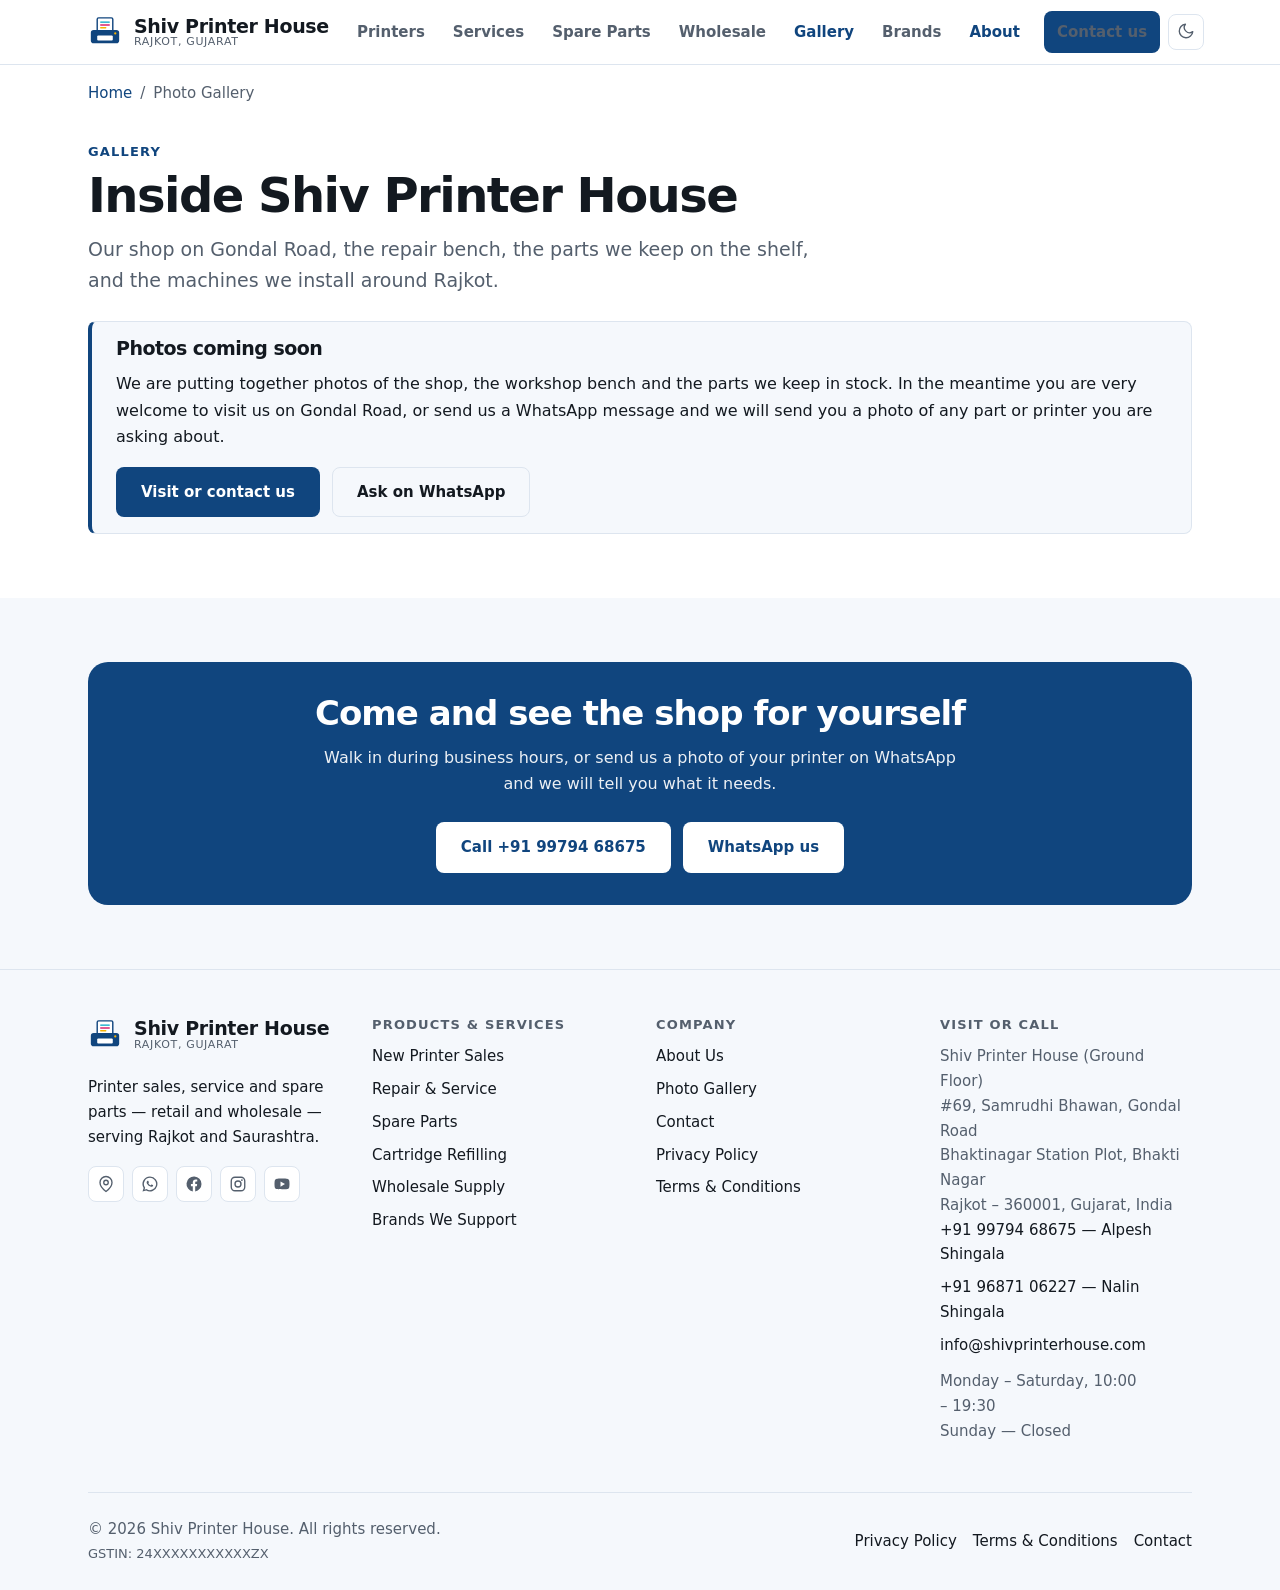
<file: gallery/index.html>
<!DOCTYPE html>
<html lang="en-IN">
<head>
<meta charset="utf-8">
<meta name="viewport" content="width=device-width, initial-scale=1">
<title>Photo Gallery | Shiv Printer House, Rajkot</title>
<meta name="description" content="Photos from Shiv Printer House in Rajkot &mdash; our shop on Gondal Road, the repair workshop, spare parts stock and the printers we supply and service.">
<link rel="canonical" href="https://shivprinterhouse.com/gallery/">
<meta name="robots" content="index, follow, max-image-preview:large, max-snippet:-1">
<meta name="theme-color" content="#10457e" media="(prefers-color-scheme: light)">
<meta name="theme-color" content="#0f1319" media="(prefers-color-scheme: dark)">
<meta name="author" content="Shiv Printer House">
<meta name="geo.region" content="IN-GJ">
<meta name="geo.placename" content="Rajkot">
<meta property="og:type" content="website">
<meta property="og:site_name" content="Shiv Printer House">
<meta property="og:locale" content="en_IN">
<meta property="og:title" content="Photo Gallery &mdash; Shiv Printer House, Rajkot">
<meta property="og:description" content="Photos from our shop, workshop and spare parts stock in Rajkot.">
<meta property="og:url" content="https://shivprinterhouse.com/gallery/">
<meta property="og:image" content="https://shivprinterhouse.com/assets/images/og-image.jpg">
<meta property="og:image:width" content="1200">
<meta property="og:image:height" content="630">
<meta property="og:image:type" content="image/jpeg">
<meta property="og:image:alt" content="Shiv Printer House, Rajkot &ndash; printer sales, service and spare parts">
<meta name="twitter:card" content="summary_large_image">
<meta name="twitter:title" content="Photo Gallery &mdash; Shiv Printer House, Rajkot">
<meta name="twitter:description" content="Photos from our shop, workshop and spare parts stock in Rajkot.">
<meta name="twitter:image" content="https://shivprinterhouse.com/assets/images/og-image.jpg">
<meta name="twitter:image:alt" content="Shiv Printer House, Rajkot &ndash; printer sales, service and spare parts">
<link rel="icon" href="../favicon.ico" sizes="32x32">
<link rel="icon" href="../assets/icons/favicon.svg" type="image/svg+xml">
<link rel="apple-touch-icon" href="../assets/icons/apple-touch-icon.png">
<link rel="manifest" href="../manifest.webmanifest">
<link rel="stylesheet" href="../assets/css/style.css?v=2">
<script src="../assets/js/site.js?v=2" defer></script>
<script type="application/ld+json">
{
  "@context": "https://schema.org",
  "@graph": [
    {
      "@type": "ImageGallery",
      "name": "Shiv Printer House photo gallery",
      "description": "Photos of our shop on Gondal Road, the repair workshop, spare parts stock and printers we supply in Rajkot.",
      "url": "https://shivprinterhouse.com/gallery/",
      "isPartOf": {
        "@id": "https://shivprinterhouse.com/#website"
      },
      "about": {
        "@id": "https://shivprinterhouse.com/#business"
      }
    },
    {
      "@type": "BreadcrumbList",
      "itemListElement": [
        {
          "@type": "ListItem",
          "position": 1,
          "name": "Home",
          "item": "https://shivprinterhouse.com/"
        },
        {
          "@type": "ListItem",
          "position": 2,
          "name": "Photo Gallery",
          "item": "https://shivprinterhouse.com/gallery/"
        }
      ]
    }
  ]
}
</script>
</head>
<body>
<a class="skip-link" href="#main">Skip to main content</a>
  <header class="site-header">
    <div class="container header-inner">
      <a class="brand-link" href="../">
        <img src="../assets/icons/logo.svg" alt="" width="34" height="34">
        <span class="brand-name">Shiv Printer House<span class="brand-sub">Rajkot, Gujarat</span></span>
      </a>
      <div class="header-actions">
        <button class="nav-toggle" type="button" aria-expanded="false" aria-controls="site-nav">
          <span>Menu</span>
        </button>
        <nav class="nav" id="site-nav" aria-label="Main">
          <ul class="nav-list">
          <li><a href="../printer-sales/">Printers</a></li>
          <li><a href="../services/">Services</a></li>
          <li><a href="../products/">Spare Parts</a></li>
          <li><a href="../wholesale/">Wholesale</a></li>
          <li><a href="../gallery/" aria-current="page">Gallery</a></li>
          <li><a href="../brands/">Brands</a></li>
          <li><a href="../about/" aria-current="page">About</a></li>
          <li class="nav-cta"><a class="btn btn-sm" href="../contact/">Contact us</a></li>
          </ul>
        </nav>
        <button class="theme-toggle" type="button" aria-pressed="false" aria-label="Switch to dark theme">
          <span class="icon-moon"><svg viewBox="0 0 24 24" fill="none" stroke="currentColor" stroke-width="1.8" stroke-linecap="round" stroke-linejoin="round" aria-hidden="true" focusable="false"><path d="M21 12.8A9 9 0 1 1 11.2 3a7 7 0 0 0 9.8 9.8Z"/></svg></span>
          <span class="icon-sun"><svg viewBox="0 0 24 24" fill="none" stroke="currentColor" stroke-width="1.8" stroke-linecap="round" stroke-linejoin="round" aria-hidden="true" focusable="false"><circle cx="12" cy="12" r="4.5"/><path d="M12 1.5v2M12 20.5v2M4.2 4.2l1.4 1.4M18.4 18.4l1.4 1.4M1.5 12h2M20.5 12h2M4.2 19.8l1.4-1.4M18.4 5.6l1.4-1.4"/></svg></span>
        </button>
      </div>
    </div>
  </header>
<main id="main">
  <nav class="breadcrumb container" aria-label="Breadcrumb">
    <ol>
        <li><a href="../">Home</a></li>
        <li><span aria-current="page">Photo Gallery</span></li>
    </ol>
  </nav>

  <div class="container page-head">
    <span class="eyebrow">Gallery</span>
    <h1>Inside Shiv Printer House</h1>
    <p>Our shop on Gondal Road, the repair bench, the parts we keep on the shelf,
      and the machines we install around Rajkot.</p>
  </div>

  <section class="pt-0">
    <div class="container">
<!-- GALLERY:START — generated by tools/build_gallery.py. Do not edit by hand. -->
      <!-- No photos found in assets/images/gallery/originals/ yet.
           Add photos there and push; this block is replaced automatically.
           See docs/GALLERY.md. -->
      <div class="note" data-reveal>
        <h2 class="t-lg">Photos coming soon</h2>
        <p>We are putting together photos of the shop, the workshop bench and the
          parts we keep in stock. In the meantime you are very welcome to visit us
          on Gondal Road, or send us a WhatsApp message and we will send you a
          photo of any part or printer you are asking about.</p>
        <div class="btn-group mb-0">
          <a class="btn" href="../contact/">Visit or contact us</a>
          <a class="btn btn-outline" href="https://wa.me/919979468675" rel="noopener" target="_blank">Ask on WhatsApp</a>
        </div>
      </div>
<!-- GALLERY:END -->
    </div>
  </section>

  <section class="section-alt">
    <div class="container">
      <div class="cta-band" data-reveal>
        <h2>Come and see the shop for yourself</h2>
        <p>Walk in during business hours, or send us a photo of your printer on
          WhatsApp and we will tell you what it needs.</p>
        <div class="btn-group center-x mt-5">
          <a class="btn" href="tel:+919979468675">Call +91 99794 68675</a>
          <a class="btn" href="https://wa.me/919979468675" rel="noopener" target="_blank">WhatsApp us</a>
        </div>
      </div>
    </div>
  </section>
</main>

<!-- Lightbox. Empty until a gallery item is clicked; assets/js/site.js fills it.
     Without JavaScript it is never opened and the gallery links open the image
     file directly, so nothing here is required for the page to work. -->
<dialog class="lightbox" aria-label="Image viewer">
  <div class="lightbox-inner">
    <div class="lightbox-bar">
      <button type="button" data-lb="close" aria-label="Close image viewer">
        <svg viewBox="0 0 24 24" fill="none" stroke="currentColor" stroke-width="2" stroke-linecap="round" aria-hidden="true" focusable="false"><path d="M5 5l14 14M19 5L5 19"/></svg>
      </button>
    </div>
    <div class="lightbox-nav">
      <button type="button" data-lb="prev" aria-label="Previous image">
        <svg viewBox="0 0 24 24" fill="none" stroke="currentColor" stroke-width="2" stroke-linecap="round" stroke-linejoin="round" aria-hidden="true" focusable="false"><path d="M15 5l-7 7 7 7"/></svg>
      </button>
      <button type="button" data-lb="next" aria-label="Next image">
        <svg viewBox="0 0 24 24" fill="none" stroke="currentColor" stroke-width="2" stroke-linecap="round" stroke-linejoin="round" aria-hidden="true" focusable="false"><path d="M9 5l7 7-7 7"/></svg>
      </button>
    </div>
    <img alt="">
    <figcaption></figcaption>
  </div>
</dialog>

  <footer class="site-footer">
    <div class="container">
      <div class="footer-grid">
        <div>
          <a class="brand-link" href="../">
            <img src="../assets/icons/logo.svg" alt="" width="34" height="34">
            <span class="brand-name">Shiv Printer House<span class="brand-sub">Rajkot, Gujarat</span></span>
          </a>
          <p class="mt-4">Printer sales, service and spare parts &mdash; retail and wholesale &mdash; serving Rajkot and Saurashtra.</p>
          <!-- CONFIG social: profiles are suggested handles. Confirm or replace before launch. -->
          <ul class="social">
            <li><a href="https://maps.app.goo.gl/vSHveZ3JDfV5cDCq6" rel="noopener" target="_blank" title="Google Maps"><span class="sr-only">Find Shiv Printer House on Google Maps</span><svg viewBox="0 0 24 24" fill="none" stroke="currentColor" stroke-width="1.8" stroke-linecap="round" stroke-linejoin="round" aria-hidden="true" focusable="false"><path d="M20 10c0 6-8 12-8 12s-8-6-8-12a8 8 0 0 1 16 0Z"/><circle cx="12" cy="10" r="3"/></svg></a></li>
            <li><a href="https://wa.me/919979468675" rel="noopener" target="_blank" title="WhatsApp"><span class="sr-only">Chat with Shiv Printer House on WhatsApp</span><svg viewBox="0 0 24 24" fill="currentColor" aria-hidden="true" focusable="false"><path d="M12 2a10 10 0 0 0-8.5 15.3L2 22l4.8-1.4A10 10 0 1 0 12 2Zm0 1.8a8.2 8.2 0 0 1 0 16.4 8.2 8.2 0 0 1-4.2-1.2l-.3-.2-2.8.8.8-2.7-.2-.3A8.2 8.2 0 0 1 12 3.8Zm-3 4c-.2 0-.5.1-.7.3-.3.3-.8.9-.8 1.8 0 1 .7 2 .8 2.1.1.2 1.4 2.3 3.5 3.1 1.7.7 2.2.6 2.6.6.5 0 1.4-.5 1.6-1 .2-.6.2-1 .1-1.1 0-.1-.2-.2-.4-.3l-1.4-.7c-.2 0-.3-.1-.5.1l-.6.8c-.1.2-.3.2-.5.1a6 6 0 0 1-1.7-1 6.6 6.6 0 0 1-1.2-1.5c-.1-.2 0-.3.1-.4l.4-.5.2-.4c0-.2 0-.3-.1-.4l-.6-1.4c-.1-.2-.2-.2-.4-.2Z"/></svg></a></li>
            <li><a href="https://www.facebook.com/shivprinterhouse" rel="noopener me" target="_blank" title="Facebook"><span class="sr-only">Shiv Printer House on Facebook</span><svg viewBox="0 0 24 24" fill="currentColor" aria-hidden="true" focusable="false"><path d="M22 12a10 10 0 1 0-11.6 9.9v-7H7.9V12h2.5V9.8c0-2.5 1.5-3.9 3.8-3.9l2.1.2v2.4h-1.2c-1.2 0-1.5.7-1.5 1.5V12h2.6l-.4 2.9h-2.2v7A10 10 0 0 0 22 12Z"/></svg></a></li>
            <li><a href="https://www.instagram.com/shivprinterhouse" rel="noopener me" target="_blank" title="Instagram"><span class="sr-only">Shiv Printer House on Instagram</span><svg viewBox="0 0 24 24" fill="none" stroke="currentColor" stroke-width="1.8" stroke-linecap="round" aria-hidden="true" focusable="false"><rect x="3" y="3" width="18" height="18" rx="5"/><circle cx="12" cy="12" r="4"/><circle cx="17.2" cy="6.8" r="1.2" fill="currentColor" stroke="none"/></svg></a></li>
            <li><a href="https://www.youtube.com/@shivprinterhouse" rel="noopener me" target="_blank" title="Youtube"><span class="sr-only">Shiv Printer House on Youtube</span><svg viewBox="0 0 24 24" fill="currentColor" aria-hidden="true" focusable="false"><path d="M21.6 7.2a2.8 2.8 0 0 0-2-2C17.9 4.8 12 4.8 12 4.8s-5.9 0-7.6.4a2.8 2.8 0 0 0-2 2C2 8.9 2 12 2 12s0 3.1.4 4.8a2.8 2.8 0 0 0 2 2c1.7.4 7.6.4 7.6.4s5.9 0 7.6-.4a2.8 2.8 0 0 0 2-2C22 15.1 22 12 22 12s0-3.1-.4-4.8ZM10 15.5v-7l6 3.5-6 3.5Z"/></svg></a></li>
          </ul>
        </div>
        <div>
          <h2>Products &amp; Services</h2>
          <ul>
            <li><a href="../printer-sales/">New Printer Sales</a></li>
            <li><a href="../services/">Repair &amp; Service</a></li>
            <li><a href="../products/">Spare Parts</a></li>
            <li><a href="../cartridge-refilling/">Cartridge Refilling</a></li>
            <li><a href="../wholesale/">Wholesale Supply</a></li>
            <li><a href="../brands/">Brands We Support</a></li>
          </ul>
        </div>
        <div>
          <h2>Company</h2>
          <ul>
            <li><a href="../about/">About Us</a></li>
            <li><a href="../gallery/">Photo Gallery</a></li>
            <li><a href="../contact/">Contact</a></li>
            <li><a href="../privacy/">Privacy Policy</a></li>
            <li><a href="../terms/">Terms &amp; Conditions</a></li>
          </ul>
        </div>
        <div>
          <h2>Visit or Call</h2>
          <address>
            Shiv Printer House (Ground Floor)<br>
            #69, Samrudhi Bhawan, Gondal Road<br>
            Bhaktinagar Station Plot, Bhakti Nagar<br>
            Rajkot &ndash; 360001, Gujarat, India
          </address>
          <ul class="mt-3">
            <li><a href="tel:+919979468675">+91 99794 68675</a> &mdash; Alpesh Shingala</li>
            <li><a href="tel:+919687106227">+91 96871 06227</a> &mdash; Nalin Shingala</li>
            <li><a href="mailto:info@shivprinterhouse.com">info@shivprinterhouse.com</a></li>
          </ul>
          <p class="mt-3 muted">Monday – Saturday, 10:00 – 19:30<br>Sunday — Closed</p>
        </div>
      </div>
      <div class="footer-bottom">
        <p class="m-0">&copy; <span>2026</span> Shiv Printer House. All rights reserved.<br>
          <!-- CONFIG gstin: replace with the real 15-digit GSTIN before launch -->
          <small>GSTIN: 24XXXXXXXXXXXZX</small>
        </p>
        <ul>
          <li><a href="../privacy/">Privacy Policy</a></li>
          <li><a href="../terms/">Terms &amp; Conditions</a></li>
          <li><a href="../contact/">Contact</a></li>
        </ul>
      </div>
    </div>
  </footer>
  <nav class="mobile-cta" aria-label="Quick contact">
    <a href="tel:+919979468675"><svg viewBox="0 0 24 24" fill="none" stroke="currentColor" stroke-width="1.8" stroke-linecap="round" stroke-linejoin="round" aria-hidden="true" focusable="false"><path d="M22 16.9v3a2 2 0 0 1-2.2 2 19.8 19.8 0 0 1-8.6-3.1 19.5 19.5 0 0 1-6-6A19.8 19.8 0 0 1 2.1 4.2 2 2 0 0 1 4.1 2h3a2 2 0 0 1 2 1.7c.1 1 .4 1.9.7 2.8a2 2 0 0 1-.5 2.1L8.1 9.9a16 16 0 0 0 6 6l1.3-1.3a2 2 0 0 1 2.1-.4c.9.3 1.8.6 2.8.7a2 2 0 0 1 1.7 2Z"/></svg>Call now</a>
    <a href="https://wa.me/919979468675" rel="noopener" target="_blank"><svg viewBox="0 0 24 24" fill="currentColor" aria-hidden="true" focusable="false"><path d="M12 2a10 10 0 0 0-8.5 15.3L2 22l4.8-1.4A10 10 0 1 0 12 2Zm0 1.8a8.2 8.2 0 0 1 0 16.4 8.2 8.2 0 0 1-4.2-1.2l-.3-.2-2.8.8.8-2.7-.2-.3A8.2 8.2 0 0 1 12 3.8Zm-3 4c-.2 0-.5.1-.7.3-.3.3-.8.9-.8 1.8 0 1 .7 2 .8 2.1.1.2 1.4 2.3 3.5 3.1 1.7.7 2.2.6 2.6.6.5 0 1.4-.5 1.6-1 .2-.6.2-1 .1-1.1 0-.1-.2-.2-.4-.3l-1.4-.7c-.2 0-.3-.1-.5.1l-.6.8c-.1.2-.3.2-.5.1a6 6 0 0 1-1.7-1 6.6 6.6 0 0 1-1.2-1.5c-.1-.2 0-.3.1-.4l.4-.5.2-.4c0-.2 0-.3-.1-.4l-.6-1.4c-.1-.2-.2-.2-.4-.2Z"/></svg>WhatsApp</a>
  </nav>
</body>
</html>
</file>
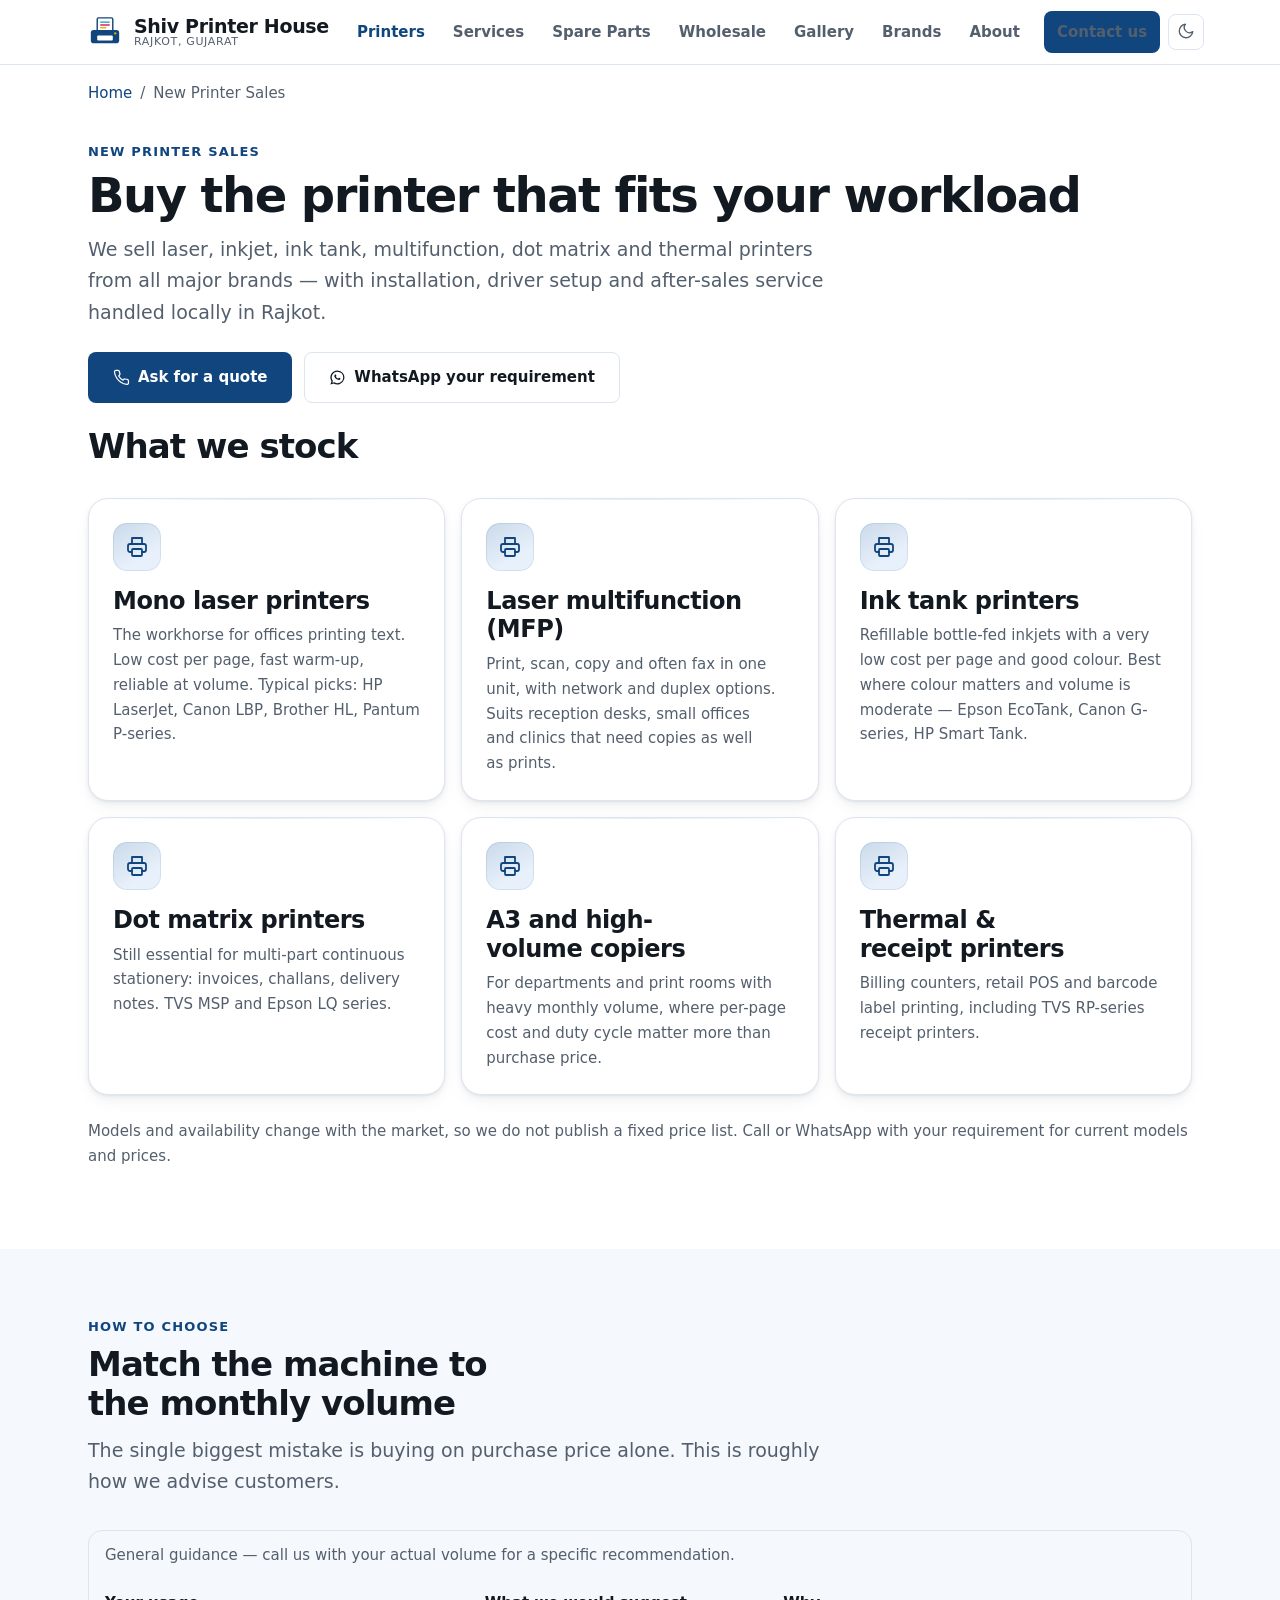
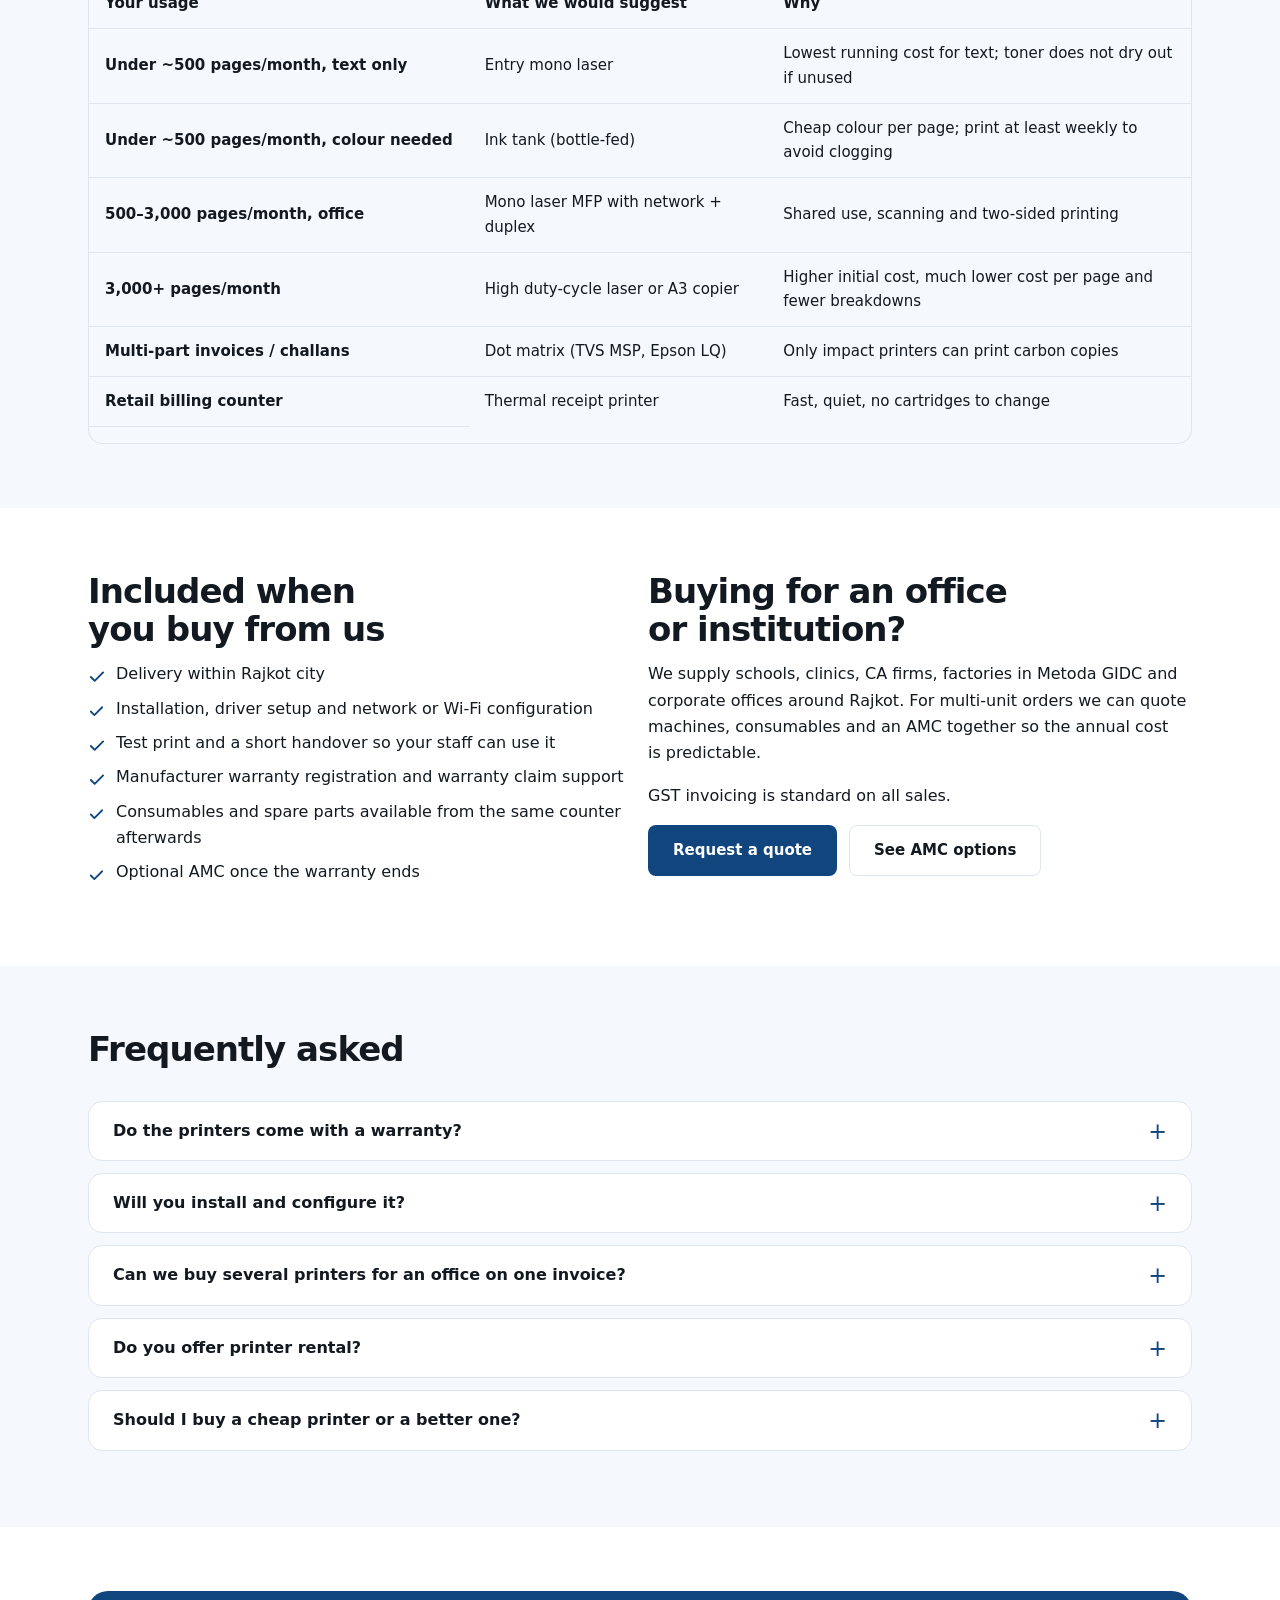
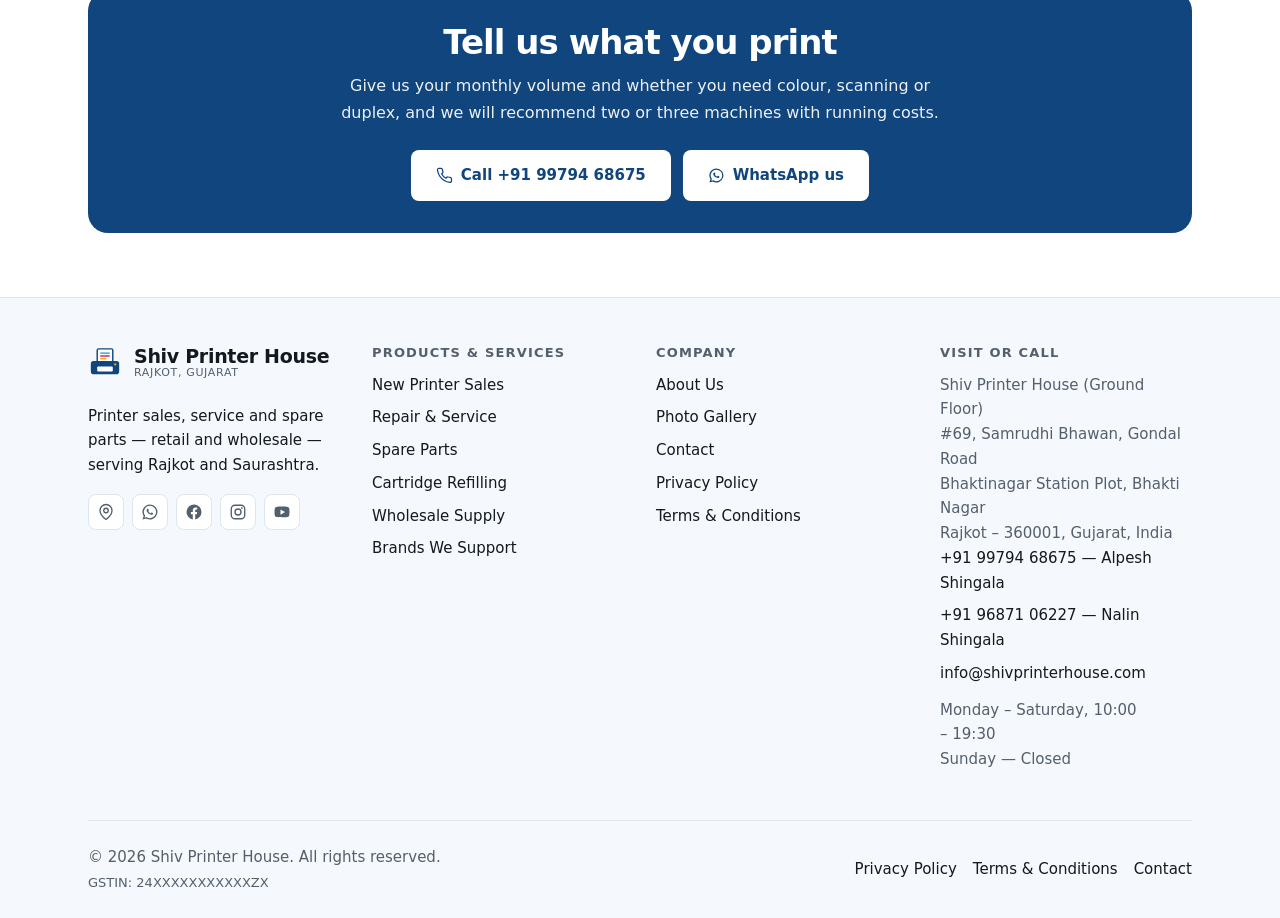
<file: printer-sales/index.html>
<!DOCTYPE html>
<html lang="en-IN">
<head>
<meta charset="utf-8">
<meta name="viewport" content="width=device-width, initial-scale=1">
<title>New Printer Sales in Rajkot | Laser, Inkjet, MFP &amp; Dot Matrix</title>
<meta name="description" content="Buy new laser, ink tank, multifunction and dot matrix printers in Rajkot. All major brands, with installation, setup and local after-sales service.">
<link rel="canonical" href="https://shivprinterhouse.com/printer-sales/">
<meta name="robots" content="index, follow, max-image-preview:large, max-snippet:-1">
<meta name="theme-color" content="#10457e" media="(prefers-color-scheme: light)">
<meta name="theme-color" content="#0f1319" media="(prefers-color-scheme: dark)">
<meta name="author" content="Shiv Printer House">
<meta name="geo.region" content="IN-GJ">
<meta name="geo.placename" content="Rajkot">
<meta property="og:type" content="website">
<meta property="og:site_name" content="Shiv Printer House">
<meta property="og:locale" content="en_IN">
<meta property="og:title" content="New Printer Sales in Rajkot | Laser, Inkjet, MFP &amp; Dot Matrix">
<meta property="og:description" content="Buy new laser, ink tank, multifunction and dot matrix printers in Rajkot. All major brands, with installation, setup and local after-sales service.">
<meta property="og:url" content="https://shivprinterhouse.com/printer-sales/">
<meta property="og:image" content="https://shivprinterhouse.com/assets/images/og-image.jpg">
<meta property="og:image:width" content="1200">
<meta property="og:image:height" content="630">
<meta property="og:image:type" content="image/jpeg">
<meta property="og:image:alt" content="Shiv Printer House, Rajkot &ndash; printer sales, service and spare parts">
<meta name="twitter:card" content="summary_large_image">
<meta name="twitter:title" content="New Printer Sales in Rajkot | Laser, Inkjet, MFP &amp; Dot Matrix">
<meta name="twitter:description" content="Buy new laser, ink tank, multifunction and dot matrix printers in Rajkot. All major brands, with installation, setup and local after-sales service.">
<meta name="twitter:image" content="https://shivprinterhouse.com/assets/images/og-image.jpg">
<meta name="twitter:image:alt" content="Shiv Printer House, Rajkot &ndash; printer sales, service and spare parts">
<link rel="icon" href="../favicon.ico" sizes="32x32">
<link rel="icon" href="../assets/icons/favicon.svg" type="image/svg+xml">
<link rel="apple-touch-icon" href="../assets/icons/apple-touch-icon.png">
<link rel="manifest" href="../manifest.webmanifest">
<link rel="stylesheet" href="../assets/css/style.css?v=2">
<script src="../assets/js/site.js?v=2" defer></script>
<script type="application/ld+json">
{
  "@context": "https://schema.org",
  "@graph": [
  {
    "@type": "Service",
    "name": "New printer sales",
    "description": "Sales of laser, inkjet, ink tank, multifunction, dot matrix and thermal printers with installation and after-sales support in Rajkot, Gujarat.",
    "url": "https://shivprinterhouse.com/printer-sales/",
    "serviceType": "New printer sales",
    "provider": { "@id": "https://shivprinterhouse.com/#business" },
    "areaServed": [
      { "@type": "City", "name": "Rajkot" },
      { "@type": "AdministrativeArea", "name": "Saurashtra, Gujarat" }
    ]
  },
  {
    "@type": "FAQPage",
    "mainEntity": [
      {"@type":"Question","name":"Do the printers come with a warranty?","acceptedAnswer":{"@type":"Answer","text":"New printers carry the manufacturer's standard warranty, which we register and support. We also handle warranty claims on your behalf where the brand allows it, so you are not chasing a national call centre yourself."}},
      {"@type":"Question","name":"Will you install and configure it?","acceptedAnswer":{"@type":"Answer","text":"Yes. Installation, driver setup, network or Wi-Fi configuration and a test print are included for machines bought from us within Rajkot city. We will also add the printer to multiple computers and set duplex or greyscale defaults if you want to cut running costs."}},
      {"@type":"Question","name":"Can we buy several printers for an office on one invoice?","acceptedAnswer":{"@type":"Answer","text":"Yes, and we can quote for a mixed set of machines &mdash; for example laser MFPs at reception and mono lasers at desks &mdash; along with an AMC to cover them. GST invoicing is standard."}},
      {"@type":"Question","name":"Do you offer printer rental?","acceptedAnswer":{"@type":"Answer","text":"Rental can be arranged for offices and for short-term needs such as audits, exams and events. Availability depends on the model and the period, so please call to discuss."}},
      {"@type":"Question","name":"Should I buy a cheap printer or a better one?","acceptedAnswer":{"@type":"Answer","text":"Look at cost per page, not the sticker price. A cheap inkjet with small cartridges often costs several times more per page than an entry laser. Tell us your monthly volume and what you print, and we will work out the running cost with you."}}
    ]
  },
  {
    "@type": "BreadcrumbList",
    "itemListElement": [
      {"@type":"ListItem","position":1,"name":"Home","item":"https://shivprinterhouse.com/"},
      {"@type":"ListItem","position":2,"name":"New Printer Sales","item":"https://shivprinterhouse.com/printer-sales/"}
    ]
  }
  ]
}
</script>
</head>
<body>
<a class="skip-link" href="#main">Skip to main content</a>
  <header class="site-header">
    <div class="container header-inner">
      <a class="brand-link" href="../">
        <img src="../assets/icons/logo.svg" alt="" width="34" height="34">
        <span class="brand-name">Shiv Printer House<span class="brand-sub">Rajkot, Gujarat</span></span>
      </a>
      <div class="header-actions">
        <button class="nav-toggle" type="button" aria-expanded="false" aria-controls="site-nav">
          <span>Menu</span>
        </button>
        <nav class="nav" id="site-nav" aria-label="Main">
          <ul class="nav-list">
          <li><a href="../printer-sales/" aria-current="page">Printers</a></li>
          <li><a href="../services/">Services</a></li>
          <li><a href="../products/">Spare Parts</a></li>
          <li><a href="../wholesale/">Wholesale</a></li>
          <li><a href="../gallery/">Gallery</a></li>
          <li><a href="../brands/">Brands</a></li>
          <li><a href="../about/">About</a></li>
          <li class="nav-cta"><a class="btn btn-sm" href="../contact/">Contact us</a></li>
          </ul>
        </nav>
        <button class="theme-toggle" type="button" aria-pressed="false" aria-label="Switch to dark theme">
          <span class="icon-moon"><svg viewBox="0 0 24 24" fill="none" stroke="currentColor" stroke-width="1.8" stroke-linecap="round" stroke-linejoin="round" aria-hidden="true" focusable="false"><path d="M21 12.8A9 9 0 1 1 11.2 3a7 7 0 0 0 9.8 9.8Z"/></svg></span>
          <span class="icon-sun"><svg viewBox="0 0 24 24" fill="none" stroke="currentColor" stroke-width="1.8" stroke-linecap="round" stroke-linejoin="round" aria-hidden="true" focusable="false"><circle cx="12" cy="12" r="4.5"/><path d="M12 1.5v2M12 20.5v2M4.2 4.2l1.4 1.4M18.4 18.4l1.4 1.4M1.5 12h2M20.5 12h2M4.2 19.8l1.4-1.4M18.4 5.6l1.4-1.4"/></svg></span>
        </button>
      </div>
    </div>
  </header>
<main id="main">
  <nav class="breadcrumb container" aria-label="Breadcrumb">
    <ol>
        <li><a href="../">Home</a></li>
        <li><span aria-current="page">New Printer Sales</span></li>
    </ol>
  </nav>
  <div class="container page-head">
    <span class="eyebrow">New printer sales</span>
    <h1>Buy the printer that fits your workload</h1>
    <p>We sell laser, inkjet, ink tank, multifunction, dot matrix and thermal printers from all major
      brands &mdash; with installation, driver setup and after-sales service handled locally in Rajkot.</p>
    <div class="btn-group mt-5">
      <a class="btn" href="tel:+919979468675"><svg viewBox="0 0 24 24" fill="none" stroke="currentColor" stroke-width="1.8" stroke-linecap="round" stroke-linejoin="round" aria-hidden="true" focusable="false"><path d="M22 16.9v3a2 2 0 0 1-2.2 2 19.8 19.8 0 0 1-8.6-3.1 19.5 19.5 0 0 1-6-6A19.8 19.8 0 0 1 2.1 4.2 2 2 0 0 1 4.1 2h3a2 2 0 0 1 2 1.7c.1 1 .4 1.9.7 2.8a2 2 0 0 1-.5 2.1L8.1 9.9a16 16 0 0 0 6 6l1.3-1.3a2 2 0 0 1 2.1-.4c.9.3 1.8.6 2.8.7a2 2 0 0 1 1.7 2Z"/></svg>Ask for a quote</a>
      <a class="btn btn-outline" href="https://wa.me/919979468675" rel="noopener" target="_blank"><svg viewBox="0 0 24 24" fill="currentColor" aria-hidden="true" focusable="false"><path d="M12 2a10 10 0 0 0-8.5 15.3L2 22l4.8-1.4A10 10 0 1 0 12 2Zm0 1.8a8.2 8.2 0 0 1 0 16.4 8.2 8.2 0 0 1-4.2-1.2l-.3-.2-2.8.8.8-2.7-.2-.3A8.2 8.2 0 0 1 12 3.8Zm-3 4c-.2 0-.5.1-.7.3-.3.3-.8.9-.8 1.8 0 1 .7 2 .8 2.1.1.2 1.4 2.3 3.5 3.1 1.7.7 2.2.6 2.6.6.5 0 1.4-.5 1.6-1 .2-.6.2-1 .1-1.1 0-.1-.2-.2-.4-.3l-1.4-.7c-.2 0-.3-.1-.5.1l-.6.8c-.1.2-.3.2-.5.1a6 6 0 0 1-1.7-1 6.6 6.6 0 0 1-1.2-1.5c-.1-.2 0-.3.1-.4l.4-.5.2-.4c0-.2 0-.3-.1-.4l-.6-1.4c-.1-.2-.2-.2-.4-.2Z"/></svg>WhatsApp your requirement</a>
    </div>
  </div>

  <section class="pt-0">
    <div class="container">
      <div class="section-head"><h2>What we stock</h2></div>
      <div class="grid">
        <div class="card">
          <span class="card-icon"><svg viewBox="0 0 24 24" fill="none" stroke="currentColor" stroke-width="1.8" stroke-linecap="round" stroke-linejoin="round" aria-hidden="true" focusable="false"><path d="M7 8V3h10v5"/><path d="M7 17H5a2 2 0 0 1-2-2v-4a2 2 0 0 1 2-2h14a2 2 0 0 1 2 2v4a2 2 0 0 1-2 2h-2"/><rect x="7" y="14" width="10" height="7" rx="1"/></svg></span>
          <h3>Mono laser printers</h3>
          <p>The workhorse for offices printing text. Low cost per page, fast warm-up, reliable at volume. Typical picks: HP LaserJet, Canon LBP, Brother HL, Pantum P-series.</p>
        </div>
        <div class="card">
          <span class="card-icon"><svg viewBox="0 0 24 24" fill="none" stroke="currentColor" stroke-width="1.8" stroke-linecap="round" stroke-linejoin="round" aria-hidden="true" focusable="false"><path d="M7 8V3h10v5"/><path d="M7 17H5a2 2 0 0 1-2-2v-4a2 2 0 0 1 2-2h14a2 2 0 0 1 2 2v4a2 2 0 0 1-2 2h-2"/><rect x="7" y="14" width="10" height="7" rx="1"/></svg></span>
          <h3>Laser multifunction (MFP)</h3>
          <p>Print, scan, copy and often fax in one unit, with network and duplex options. Suits reception desks, small offices and clinics that need copies as well as prints.</p>
        </div>
        <div class="card">
          <span class="card-icon"><svg viewBox="0 0 24 24" fill="none" stroke="currentColor" stroke-width="1.8" stroke-linecap="round" stroke-linejoin="round" aria-hidden="true" focusable="false"><path d="M7 8V3h10v5"/><path d="M7 17H5a2 2 0 0 1-2-2v-4a2 2 0 0 1 2-2h14a2 2 0 0 1 2 2v4a2 2 0 0 1-2 2h-2"/><rect x="7" y="14" width="10" height="7" rx="1"/></svg></span>
          <h3>Ink tank printers</h3>
          <p>Refillable bottle-fed inkjets with a very low cost per page and good colour. Best where colour matters and volume is moderate &mdash; Epson EcoTank, Canon G-series, HP Smart Tank.</p>
        </div>
        <div class="card">
          <span class="card-icon"><svg viewBox="0 0 24 24" fill="none" stroke="currentColor" stroke-width="1.8" stroke-linecap="round" stroke-linejoin="round" aria-hidden="true" focusable="false"><path d="M7 8V3h10v5"/><path d="M7 17H5a2 2 0 0 1-2-2v-4a2 2 0 0 1 2-2h14a2 2 0 0 1 2 2v4a2 2 0 0 1-2 2h-2"/><rect x="7" y="14" width="10" height="7" rx="1"/></svg></span>
          <h3>Dot matrix printers</h3>
          <p>Still essential for multi-part continuous stationery: invoices, challans, delivery notes. TVS MSP and Epson LQ series.</p>
        </div>
        <div class="card">
          <span class="card-icon"><svg viewBox="0 0 24 24" fill="none" stroke="currentColor" stroke-width="1.8" stroke-linecap="round" stroke-linejoin="round" aria-hidden="true" focusable="false"><path d="M7 8V3h10v5"/><path d="M7 17H5a2 2 0 0 1-2-2v-4a2 2 0 0 1 2-2h14a2 2 0 0 1 2 2v4a2 2 0 0 1-2 2h-2"/><rect x="7" y="14" width="10" height="7" rx="1"/></svg></span>
          <h3>A3 and high-volume copiers</h3>
          <p>For departments and print rooms with heavy monthly volume, where per-page cost and duty cycle matter more than purchase price.</p>
        </div>
        <div class="card">
          <span class="card-icon"><svg viewBox="0 0 24 24" fill="none" stroke="currentColor" stroke-width="1.8" stroke-linecap="round" stroke-linejoin="round" aria-hidden="true" focusable="false"><path d="M7 8V3h10v5"/><path d="M7 17H5a2 2 0 0 1-2-2v-4a2 2 0 0 1 2-2h14a2 2 0 0 1 2 2v4a2 2 0 0 1-2 2h-2"/><rect x="7" y="14" width="10" height="7" rx="1"/></svg></span>
          <h3>Thermal &amp; receipt printers</h3>
          <p>Billing counters, retail POS and barcode label printing, including TVS RP-series receipt printers.</p>
        </div>
      </div>
      <p class="mt-5 muted t-sm">
        Models and availability change with the market, so we do not publish a fixed price list.
        Call or WhatsApp with your requirement for current models and prices.</p>
    </div>
  </section>

  <section class="section-alt">
    <div class="container">
      <div class="section-head">
        <span class="eyebrow">How to choose</span>
        <h2>Match the machine to the monthly volume</h2>
        <p>The single biggest mistake is buying on purchase price alone. This is roughly how we advise
          customers.</p>
      </div>
      <div class="table-wrap">
        <table>
          <caption>General guidance &mdash; call us with your actual volume for a specific recommendation.</caption>
          <thead><tr><th scope="col">Your usage</th><th scope="col">What we would suggest</th>
            <th scope="col">Why</th></tr></thead>
          <tbody>
          <tr><th scope="row">Under ~500 pages/month, text only</th><td>Entry mono laser</td><td>Lowest running cost for text; toner does not dry out if unused</td></tr>
          <tr><th scope="row">Under ~500 pages/month, colour needed</th><td>Ink tank (bottle-fed)</td><td>Cheap colour per page; print at least weekly to avoid clogging</td></tr>
          <tr><th scope="row">500&ndash;3,000 pages/month, office</th><td>Mono laser MFP with network + duplex</td><td>Shared use, scanning and two-sided printing</td></tr>
          <tr><th scope="row">3,000+ pages/month</th><td>High duty-cycle laser or A3 copier</td><td>Higher initial cost, much lower cost per page and fewer breakdowns</td></tr>
          <tr><th scope="row">Multi-part invoices / challans</th><td>Dot matrix (TVS MSP, Epson LQ)</td><td>Only impact printers can print carbon copies</td></tr>
          <tr><th scope="row">Retail billing counter</th><td>Thermal receipt printer</td><td>Fast, quiet, no cartridges to change</td></tr>
          </tbody>
        </table>
      </div>
    </div>
  </section>

  <section>
    <div class="container">
      <div class="grid grid-2">
        <div>
          <h2>Included when you buy from us</h2>
          <ul class="tick-list">
            <li>Delivery within Rajkot city</li>
            <li>Installation, driver setup and network or Wi-Fi configuration</li>
            <li>Test print and a short handover so your staff can use it</li>
            <li>Manufacturer warranty registration and warranty claim support</li>
            <li>Consumables and spare parts available from the same counter afterwards</li>
            <li>Optional AMC once the warranty ends</li>
          </ul>
        </div>
        <div>
          <h2>Buying for an office or institution?</h2>
          <p>We supply schools, clinics, CA firms, factories in Metoda GIDC and corporate offices around
            Rajkot. For multi-unit orders we can quote machines, consumables and an AMC together so the
            annual cost is predictable.</p>
          <p>GST invoicing is standard on all sales.</p>
          <div class="btn-group">
            <a class="btn" href="../contact/">Request a quote</a>
            <a class="btn btn-outline" href="../services/">See AMC options</a>
          </div>
        </div>
      </div>
    </div>
  </section>

  <section class="section-alt">
    <div class="container">
      <div class="section-head"><h2>Frequently asked</h2></div>
      <div class="faq">
        <details>
          <summary>Do the printers come with a warranty?</summary>
          <div class="faq-body"><p>New printers carry the manufacturer's standard warranty, which we register and support. We also handle warranty claims on your behalf where the brand allows it, so you are not chasing a national call centre yourself.</p></div>
        </details>
        <details>
          <summary>Will you install and configure it?</summary>
          <div class="faq-body"><p>Yes. Installation, driver setup, network or Wi-Fi configuration and a test print are included for machines bought from us within Rajkot city. We will also add the printer to multiple computers and set duplex or greyscale defaults if you want to cut running costs.</p></div>
        </details>
        <details>
          <summary>Can we buy several printers for an office on one invoice?</summary>
          <div class="faq-body"><p>Yes, and we can quote for a mixed set of machines &mdash; for example laser MFPs at reception and mono lasers at desks &mdash; along with an AMC to cover them. GST invoicing is standard.</p></div>
        </details>
        <details>
          <summary>Do you offer printer rental?</summary>
          <div class="faq-body"><p>Rental can be arranged for offices and for short-term needs such as audits, exams and events. Availability depends on the model and the period, so please call to discuss.</p></div>
        </details>
        <details>
          <summary>Should I buy a cheap printer or a better one?</summary>
          <div class="faq-body"><p>Look at cost per page, not the sticker price. A cheap inkjet with small cartridges often costs several times more per page than an entry laser. Tell us your monthly volume and what you print, and we will work out the running cost with you.</p></div>
        </details>
      </div>
    </div>
  </section>

  <section>
    <div class="container">
      <div class="cta-band">
        <h2>Tell us what you print</h2>
        <p>Give us your monthly volume and whether you need colour, scanning or duplex, and we will recommend two or three machines with running costs.</p>
        <div class="btn-group center-x mt-5">
          <a class="btn" href="tel:+919979468675"><svg viewBox="0 0 24 24" fill="none" stroke="currentColor" stroke-width="1.8" stroke-linecap="round" stroke-linejoin="round" aria-hidden="true" focusable="false"><path d="M22 16.9v3a2 2 0 0 1-2.2 2 19.8 19.8 0 0 1-8.6-3.1 19.5 19.5 0 0 1-6-6A19.8 19.8 0 0 1 2.1 4.2 2 2 0 0 1 4.1 2h3a2 2 0 0 1 2 1.7c.1 1 .4 1.9.7 2.8a2 2 0 0 1-.5 2.1L8.1 9.9a16 16 0 0 0 6 6l1.3-1.3a2 2 0 0 1 2.1-.4c.9.3 1.8.6 2.8.7a2 2 0 0 1 1.7 2Z"/></svg>Call +91 99794 68675</a>
          <a class="btn" href="https://wa.me/919979468675" rel="noopener" target="_blank"><svg viewBox="0 0 24 24" fill="currentColor" aria-hidden="true" focusable="false"><path d="M12 2a10 10 0 0 0-8.5 15.3L2 22l4.8-1.4A10 10 0 1 0 12 2Zm0 1.8a8.2 8.2 0 0 1 0 16.4 8.2 8.2 0 0 1-4.2-1.2l-.3-.2-2.8.8.8-2.7-.2-.3A8.2 8.2 0 0 1 12 3.8Zm-3 4c-.2 0-.5.1-.7.3-.3.3-.8.9-.8 1.8 0 1 .7 2 .8 2.1.1.2 1.4 2.3 3.5 3.1 1.7.7 2.2.6 2.6.6.5 0 1.4-.5 1.6-1 .2-.6.2-1 .1-1.1 0-.1-.2-.2-.4-.3l-1.4-.7c-.2 0-.3-.1-.5.1l-.6.8c-.1.2-.3.2-.5.1a6 6 0 0 1-1.7-1 6.6 6.6 0 0 1-1.2-1.5c-.1-.2 0-.3.1-.4l.4-.5.2-.4c0-.2 0-.3-.1-.4l-.6-1.4c-.1-.2-.2-.2-.4-.2Z"/></svg>WhatsApp us</a>
        </div>
      </div>
    </div>
  </section>

</main>
  <footer class="site-footer">
    <div class="container">
      <div class="footer-grid">
        <div>
          <a class="brand-link" href="../">
            <img src="../assets/icons/logo.svg" alt="" width="34" height="34">
            <span class="brand-name">Shiv Printer House<span class="brand-sub">Rajkot, Gujarat</span></span>
          </a>
          <p class="mt-4">Printer sales, service and spare parts &mdash; retail and wholesale &mdash; serving Rajkot and Saurashtra.</p>
          <!-- CONFIG social: profiles are suggested handles. Confirm or replace before launch. -->
          <ul class="social">
            <li><a href="https://maps.app.goo.gl/vSHveZ3JDfV5cDCq6" rel="noopener" target="_blank" title="Google Maps"><span class="sr-only">Find Shiv Printer House on Google Maps</span><svg viewBox="0 0 24 24" fill="none" stroke="currentColor" stroke-width="1.8" stroke-linecap="round" stroke-linejoin="round" aria-hidden="true" focusable="false"><path d="M20 10c0 6-8 12-8 12s-8-6-8-12a8 8 0 0 1 16 0Z"/><circle cx="12" cy="10" r="3"/></svg></a></li>
            <li><a href="https://wa.me/919979468675" rel="noopener" target="_blank" title="WhatsApp"><span class="sr-only">Chat with Shiv Printer House on WhatsApp</span><svg viewBox="0 0 24 24" fill="currentColor" aria-hidden="true" focusable="false"><path d="M12 2a10 10 0 0 0-8.5 15.3L2 22l4.8-1.4A10 10 0 1 0 12 2Zm0 1.8a8.2 8.2 0 0 1 0 16.4 8.2 8.2 0 0 1-4.2-1.2l-.3-.2-2.8.8.8-2.7-.2-.3A8.2 8.2 0 0 1 12 3.8Zm-3 4c-.2 0-.5.1-.7.3-.3.3-.8.9-.8 1.8 0 1 .7 2 .8 2.1.1.2 1.4 2.3 3.5 3.1 1.7.7 2.2.6 2.6.6.5 0 1.4-.5 1.6-1 .2-.6.2-1 .1-1.1 0-.1-.2-.2-.4-.3l-1.4-.7c-.2 0-.3-.1-.5.1l-.6.8c-.1.2-.3.2-.5.1a6 6 0 0 1-1.7-1 6.6 6.6 0 0 1-1.2-1.5c-.1-.2 0-.3.1-.4l.4-.5.2-.4c0-.2 0-.3-.1-.4l-.6-1.4c-.1-.2-.2-.2-.4-.2Z"/></svg></a></li>
            <li><a href="https://www.facebook.com/shivprinterhouse" rel="noopener me" target="_blank" title="Facebook"><span class="sr-only">Shiv Printer House on Facebook</span><svg viewBox="0 0 24 24" fill="currentColor" aria-hidden="true" focusable="false"><path d="M22 12a10 10 0 1 0-11.6 9.9v-7H7.9V12h2.5V9.8c0-2.5 1.5-3.9 3.8-3.9l2.1.2v2.4h-1.2c-1.2 0-1.5.7-1.5 1.5V12h2.6l-.4 2.9h-2.2v7A10 10 0 0 0 22 12Z"/></svg></a></li>
            <li><a href="https://www.instagram.com/shivprinterhouse" rel="noopener me" target="_blank" title="Instagram"><span class="sr-only">Shiv Printer House on Instagram</span><svg viewBox="0 0 24 24" fill="none" stroke="currentColor" stroke-width="1.8" stroke-linecap="round" aria-hidden="true" focusable="false"><rect x="3" y="3" width="18" height="18" rx="5"/><circle cx="12" cy="12" r="4"/><circle cx="17.2" cy="6.8" r="1.2" fill="currentColor" stroke="none"/></svg></a></li>
            <li><a href="https://www.youtube.com/@shivprinterhouse" rel="noopener me" target="_blank" title="Youtube"><span class="sr-only">Shiv Printer House on Youtube</span><svg viewBox="0 0 24 24" fill="currentColor" aria-hidden="true" focusable="false"><path d="M21.6 7.2a2.8 2.8 0 0 0-2-2C17.9 4.8 12 4.8 12 4.8s-5.9 0-7.6.4a2.8 2.8 0 0 0-2 2C2 8.9 2 12 2 12s0 3.1.4 4.8a2.8 2.8 0 0 0 2 2c1.7.4 7.6.4 7.6.4s5.9 0 7.6-.4a2.8 2.8 0 0 0 2-2C22 15.1 22 12 22 12s0-3.1-.4-4.8ZM10 15.5v-7l6 3.5-6 3.5Z"/></svg></a></li>
          </ul>
        </div>
        <div>
          <h2>Products &amp; Services</h2>
          <ul>
            <li><a href="../printer-sales/">New Printer Sales</a></li>
            <li><a href="../services/">Repair &amp; Service</a></li>
            <li><a href="../products/">Spare Parts</a></li>
            <li><a href="../cartridge-refilling/">Cartridge Refilling</a></li>
            <li><a href="../wholesale/">Wholesale Supply</a></li>
            <li><a href="../brands/">Brands We Support</a></li>
          </ul>
        </div>
        <div>
          <h2>Company</h2>
          <ul>
            <li><a href="../about/">About Us</a></li>
            <li><a href="../gallery/">Photo Gallery</a></li>
            <li><a href="../contact/">Contact</a></li>
            <li><a href="../privacy/">Privacy Policy</a></li>
            <li><a href="../terms/">Terms &amp; Conditions</a></li>
          </ul>
        </div>
        <div>
          <h2>Visit or Call</h2>
          <address>
            Shiv Printer House (Ground Floor)<br>
            #69, Samrudhi Bhawan, Gondal Road<br>
            Bhaktinagar Station Plot, Bhakti Nagar<br>
            Rajkot &ndash; 360001, Gujarat, India
          </address>
          <ul class="mt-3">
            <li><a href="tel:+919979468675">+91 99794 68675</a> &mdash; Alpesh Shingala</li>
            <li><a href="tel:+919687106227">+91 96871 06227</a> &mdash; Nalin Shingala</li>
            <li><a href="mailto:info@shivprinterhouse.com">info@shivprinterhouse.com</a></li>
          </ul>
          <p class="mt-3 muted">Monday – Saturday, 10:00 – 19:30<br>Sunday — Closed</p>
        </div>
      </div>
      <div class="footer-bottom">
        <p class="m-0">&copy; <span>2026</span> Shiv Printer House. All rights reserved.<br>
          <!-- CONFIG gstin: replace with the real 15-digit GSTIN before launch -->
          <small>GSTIN: 24XXXXXXXXXXXZX</small>
        </p>
        <ul>
          <li><a href="../privacy/">Privacy Policy</a></li>
          <li><a href="../terms/">Terms &amp; Conditions</a></li>
          <li><a href="../contact/">Contact</a></li>
        </ul>
      </div>
    </div>
  </footer>
  <nav class="mobile-cta" aria-label="Quick contact">
    <a href="tel:+919979468675"><svg viewBox="0 0 24 24" fill="none" stroke="currentColor" stroke-width="1.8" stroke-linecap="round" stroke-linejoin="round" aria-hidden="true" focusable="false"><path d="M22 16.9v3a2 2 0 0 1-2.2 2 19.8 19.8 0 0 1-8.6-3.1 19.5 19.5 0 0 1-6-6A19.8 19.8 0 0 1 2.1 4.2 2 2 0 0 1 4.1 2h3a2 2 0 0 1 2 1.7c.1 1 .4 1.9.7 2.8a2 2 0 0 1-.5 2.1L8.1 9.9a16 16 0 0 0 6 6l1.3-1.3a2 2 0 0 1 2.1-.4c.9.3 1.8.6 2.8.7a2 2 0 0 1 1.7 2Z"/></svg>Call now</a>
    <a href="https://wa.me/919979468675" rel="noopener" target="_blank"><svg viewBox="0 0 24 24" fill="currentColor" aria-hidden="true" focusable="false"><path d="M12 2a10 10 0 0 0-8.5 15.3L2 22l4.8-1.4A10 10 0 1 0 12 2Zm0 1.8a8.2 8.2 0 0 1 0 16.4 8.2 8.2 0 0 1-4.2-1.2l-.3-.2-2.8.8.8-2.7-.2-.3A8.2 8.2 0 0 1 12 3.8Zm-3 4c-.2 0-.5.1-.7.3-.3.3-.8.9-.8 1.8 0 1 .7 2 .8 2.1.1.2 1.4 2.3 3.5 3.1 1.7.7 2.2.6 2.6.6.5 0 1.4-.5 1.6-1 .2-.6.2-1 .1-1.1 0-.1-.2-.2-.4-.3l-1.4-.7c-.2 0-.3-.1-.5.1l-.6.8c-.1.2-.3.2-.5.1a6 6 0 0 1-1.7-1 6.6 6.6 0 0 1-1.2-1.5c-.1-.2 0-.3.1-.4l.4-.5.2-.4c0-.2 0-.3-.1-.4l-.6-1.4c-.1-.2-.2-.2-.4-.2Z"/></svg>WhatsApp</a>
  </nav>
</body>
</html>
</file>
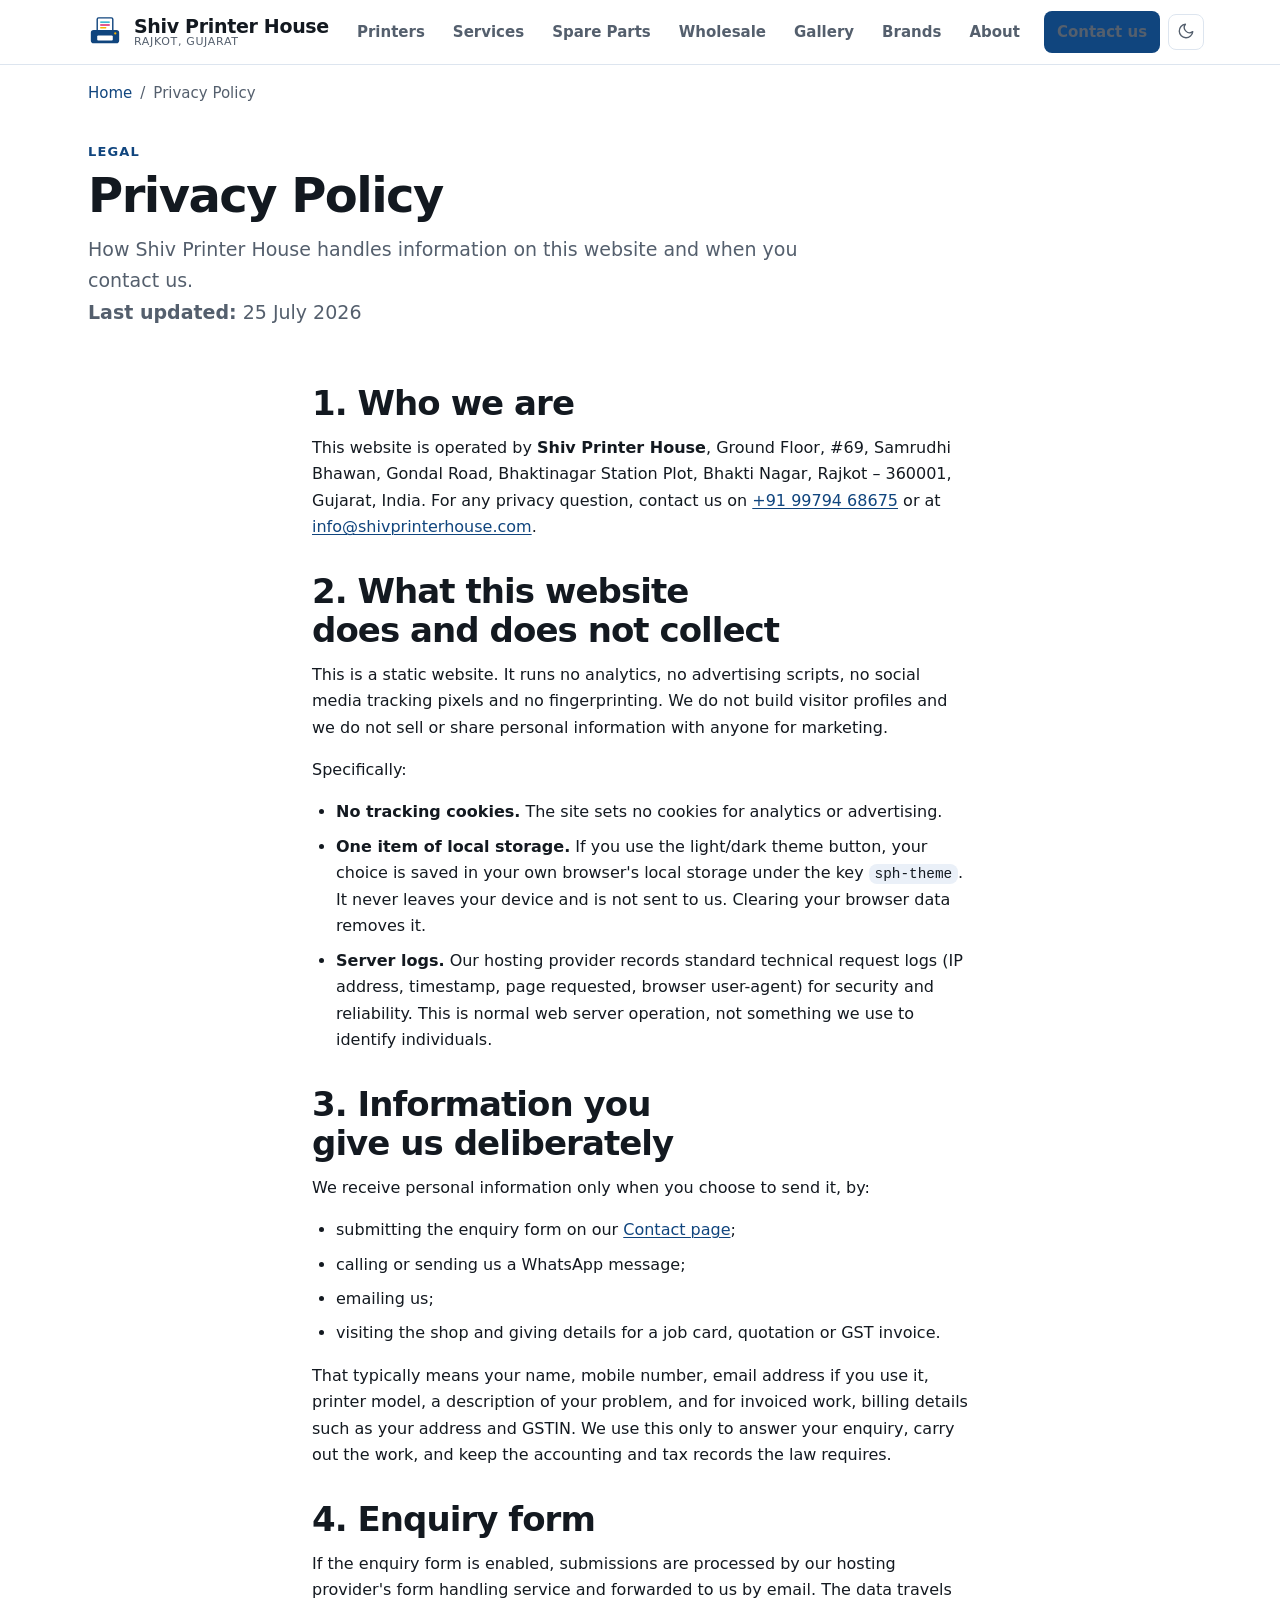
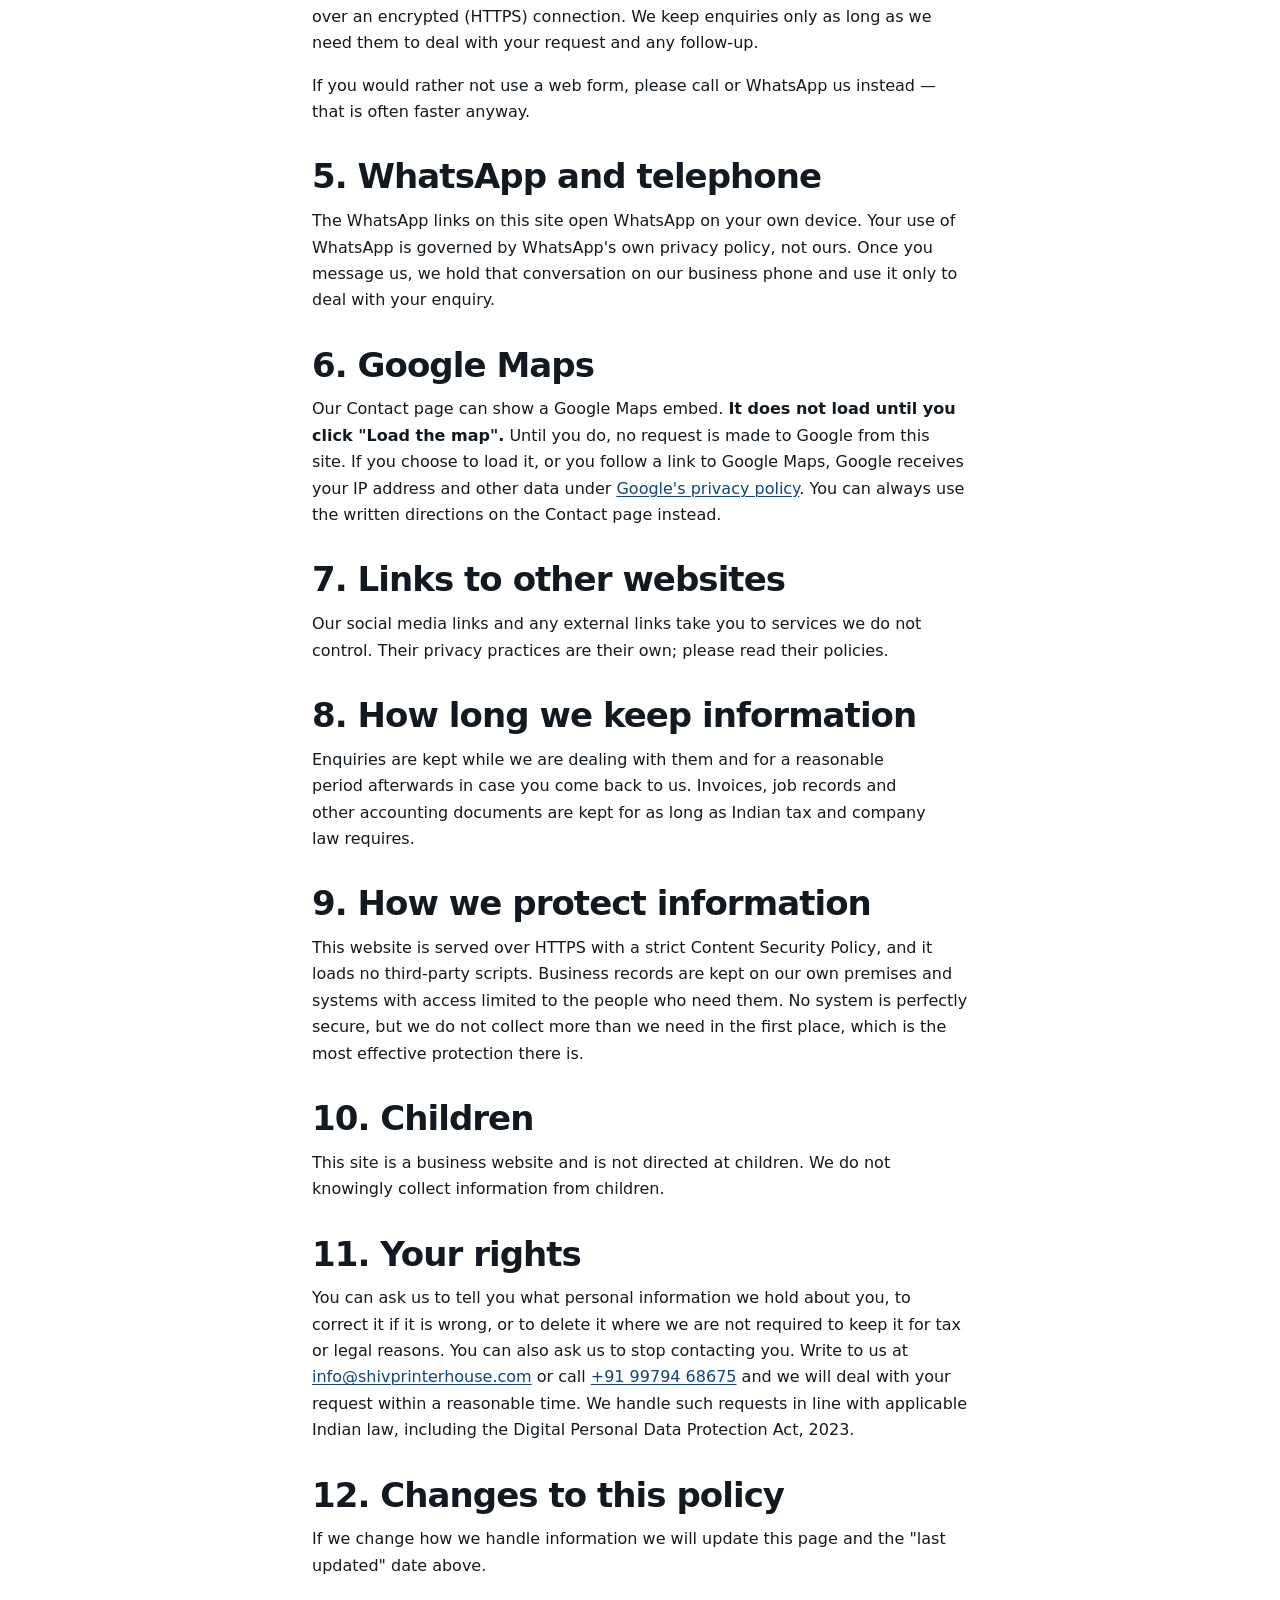
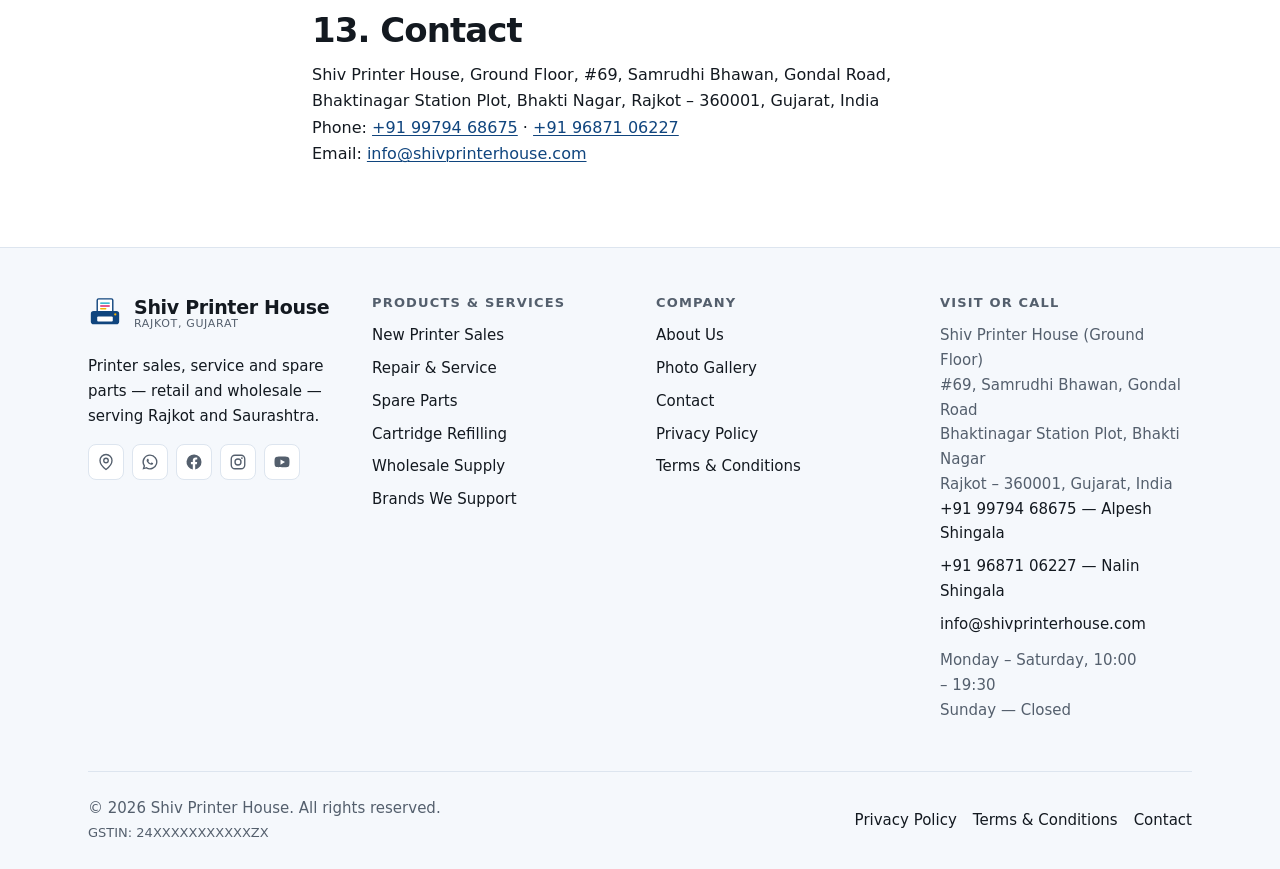
<file: privacy/index.html>
<!DOCTYPE html>
<html lang="en-IN">
<head>
<meta charset="utf-8">
<meta name="viewport" content="width=device-width, initial-scale=1">
<title>Privacy Policy | Shiv Printer House, Rajkot</title>
<meta name="description" content="How Shiv Printer House handles your information. No analytics, no tracking cookies, and a Google Maps embed that loads only when you ask for it.">
<link rel="canonical" href="https://shivprinterhouse.com/privacy/">
<meta name="robots" content="index, follow, max-image-preview:large, max-snippet:-1">
<meta name="theme-color" content="#10457e" media="(prefers-color-scheme: light)">
<meta name="theme-color" content="#0f1319" media="(prefers-color-scheme: dark)">
<meta name="author" content="Shiv Printer House">
<meta name="geo.region" content="IN-GJ">
<meta name="geo.placename" content="Rajkot">
<meta property="og:type" content="website">
<meta property="og:site_name" content="Shiv Printer House">
<meta property="og:locale" content="en_IN">
<meta property="og:title" content="Privacy Policy | Shiv Printer House, Rajkot">
<meta property="og:description" content="How Shiv Printer House handles your information. No analytics, no tracking cookies, and a Google Maps embed that loads only when you ask for it.">
<meta property="og:url" content="https://shivprinterhouse.com/privacy/">
<meta property="og:image" content="https://shivprinterhouse.com/assets/images/og-image.jpg">
<meta property="og:image:width" content="1200">
<meta property="og:image:height" content="630">
<meta property="og:image:type" content="image/jpeg">
<meta property="og:image:alt" content="Shiv Printer House, Rajkot &ndash; printer sales, service and spare parts">
<meta name="twitter:card" content="summary_large_image">
<meta name="twitter:title" content="Privacy Policy | Shiv Printer House, Rajkot">
<meta name="twitter:description" content="How Shiv Printer House handles your information. No analytics, no tracking cookies, and a Google Maps embed that loads only when you ask for it.">
<meta name="twitter:image" content="https://shivprinterhouse.com/assets/images/og-image.jpg">
<meta name="twitter:image:alt" content="Shiv Printer House, Rajkot &ndash; printer sales, service and spare parts">
<link rel="icon" href="../favicon.ico" sizes="32x32">
<link rel="icon" href="../assets/icons/favicon.svg" type="image/svg+xml">
<link rel="apple-touch-icon" href="../assets/icons/apple-touch-icon.png">
<link rel="manifest" href="../manifest.webmanifest">
<link rel="stylesheet" href="../assets/css/style.css?v=2">
<script src="../assets/js/site.js?v=2" defer></script>
<script type="application/ld+json">
{
  "@context": "https://schema.org",
  "@graph": [
  { "@type": "WebPage", "isPartOf": { "@id": "https://shivprinterhouse.com/#website" }, "about": { "@id": "https://shivprinterhouse.com/#business" } },
  {
    "@type": "BreadcrumbList",
    "itemListElement": [
      {"@type":"ListItem","position":1,"name":"Home","item":"https://shivprinterhouse.com/"},
      {"@type":"ListItem","position":2,"name":"Privacy Policy","item":"https://shivprinterhouse.com/privacy/"}
    ]
  }
  ]
}
</script>
</head>
<body>
<a class="skip-link" href="#main">Skip to main content</a>
  <header class="site-header">
    <div class="container header-inner">
      <a class="brand-link" href="../">
        <img src="../assets/icons/logo.svg" alt="" width="34" height="34">
        <span class="brand-name">Shiv Printer House<span class="brand-sub">Rajkot, Gujarat</span></span>
      </a>
      <div class="header-actions">
        <button class="nav-toggle" type="button" aria-expanded="false" aria-controls="site-nav">
          <span>Menu</span>
        </button>
        <nav class="nav" id="site-nav" aria-label="Main">
          <ul class="nav-list">
          <li><a href="../printer-sales/">Printers</a></li>
          <li><a href="../services/">Services</a></li>
          <li><a href="../products/">Spare Parts</a></li>
          <li><a href="../wholesale/">Wholesale</a></li>
          <li><a href="../gallery/">Gallery</a></li>
          <li><a href="../brands/">Brands</a></li>
          <li><a href="../about/">About</a></li>
          <li class="nav-cta"><a class="btn btn-sm" href="../contact/">Contact us</a></li>
          </ul>
        </nav>
        <button class="theme-toggle" type="button" aria-pressed="false" aria-label="Switch to dark theme">
          <span class="icon-moon"><svg viewBox="0 0 24 24" fill="none" stroke="currentColor" stroke-width="1.8" stroke-linecap="round" stroke-linejoin="round" aria-hidden="true" focusable="false"><path d="M21 12.8A9 9 0 1 1 11.2 3a7 7 0 0 0 9.8 9.8Z"/></svg></span>
          <span class="icon-sun"><svg viewBox="0 0 24 24" fill="none" stroke="currentColor" stroke-width="1.8" stroke-linecap="round" stroke-linejoin="round" aria-hidden="true" focusable="false"><circle cx="12" cy="12" r="4.5"/><path d="M12 1.5v2M12 20.5v2M4.2 4.2l1.4 1.4M18.4 18.4l1.4 1.4M1.5 12h2M20.5 12h2M4.2 19.8l1.4-1.4M18.4 5.6l1.4-1.4"/></svg></span>
        </button>
      </div>
    </div>
  </header>
<main id="main">
  <nav class="breadcrumb container" aria-label="Breadcrumb">
    <ol>
        <li><a href="../">Home</a></li>
        <li><span aria-current="page">Privacy Policy</span></li>
    </ol>
  </nav>
  <div class="container page-head">
    <span class="eyebrow">Legal</span>
    <h1>Privacy Policy</h1>
    <p>How Shiv Printer House handles information on this website and when you contact us.</p>
    <!-- CONFIG date: update whenever this policy changes -->
    <p class="t-sm muted"><strong>Last updated:</strong> 25 July 2026</p>
  </div>

  <section class="pt-0">
    <div class="container prose">
      <h2>1. Who we are</h2>
      <p>This website is operated by <strong>Shiv Printer House</strong>, Ground Floor, #69, Samrudhi
        Bhawan, Gondal Road, Bhaktinagar Station Plot, Bhakti Nagar, Rajkot &ndash; 360001, Gujarat,
        India. For any privacy question, contact us on
        <a href="tel:+919979468675">+91 99794 68675</a> or at <a href="mailto:info@shivprinterhouse.com">info@shivprinterhouse.com</a>.</p>

      <h2>2. What this website does and does not collect</h2>
      <p>This is a static website. It runs no analytics, no advertising scripts, no social media
        tracking pixels and no fingerprinting. We do not build visitor profiles and we do not sell or
        share personal information with anyone for marketing.</p>
      <p>Specifically:</p>
      <ul>
        <li><strong>No tracking cookies.</strong> The site sets no cookies for analytics or advertising.</li>
        <li><strong>One item of local storage.</strong> If you use the light/dark theme button, your
          choice is saved in your own browser's local storage under the key <code>sph-theme</code>. It
          never leaves your device and is not sent to us. Clearing your browser data removes it.</li>
        <li><strong>Server logs.</strong> Our hosting provider records standard technical request logs
          (IP address, timestamp, page requested, browser user-agent) for security and reliability.
          This is normal web server operation, not something we use to identify individuals.</li>
      </ul>

      <h2>3. Information you give us deliberately</h2>
      <p>We receive personal information only when you choose to send it, by:</p>
      <ul>
        <li>submitting the enquiry form on our <a href="../contact/">Contact page</a>;</li>
        <li>calling or sending us a WhatsApp message;</li>
        <li>emailing us;</li>
        <li>visiting the shop and giving details for a job card, quotation or GST invoice.</li>
      </ul>
      <p>That typically means your name, mobile number, email address if you use it, printer model, a
        description of your problem, and for invoiced work, billing details such as your address and
        GSTIN. We use this only to answer your enquiry, carry out the work, and keep the accounting and
        tax records the law requires.</p>

      <h2>4. Enquiry form</h2>
      <!-- CONFIG form-processor: if you switch away from the hosting provider's built-in form
           handling, update the processor named here to match reality. -->
      <p>If the enquiry form is enabled, submissions are processed by our hosting provider's form
        handling service and forwarded to us by email. The data travels over an encrypted (HTTPS)
        connection. We keep enquiries only as long as we need them to deal with your request and any
        follow-up.</p>
      <p>If you would rather not use a web form, please call or WhatsApp us instead &mdash; that is
        often faster anyway.</p>

      <h2>5. WhatsApp and telephone</h2>
      <p>The WhatsApp links on this site open WhatsApp on your own device. Your use of WhatsApp is
        governed by WhatsApp's own privacy policy, not ours. Once you message us, we hold that
        conversation on our business phone and use it only to deal with your enquiry.</p>

      <h2>6. Google Maps</h2>
      <p>Our Contact page can show a Google Maps embed. <strong>It does not load until you click "Load
        the map".</strong> Until you do, no request is made to Google from this site. If you choose to
        load it, or you follow a link to Google Maps, Google receives your IP address and other data
        under <a href="https://policies.google.com/privacy" rel="noopener nofollow" target="_blank">Google's
        privacy policy</a>. You can always use the written directions on the Contact page instead.</p>

      <h2>7. Links to other websites</h2>
      <p>Our social media links and any external links take you to services we do not control. Their
        privacy practices are their own; please read their policies.</p>

      <h2>8. How long we keep information</h2>
      <p>Enquiries are kept while we are dealing with them and for a reasonable period afterwards in
        case you come back to us. Invoices, job records and other accounting documents are kept for as
        long as Indian tax and company law requires.</p>

      <h2>9. How we protect information</h2>
      <p>This website is served over HTTPS with a strict Content Security Policy, and it loads no
        third-party scripts. Business records are kept on our own premises and systems with access
        limited to the people who need them. No system is perfectly secure, but we do not collect more
        than we need in the first place, which is the most effective protection there is.</p>

      <h2>10. Children</h2>
      <p>This site is a business website and is not directed at children. We do not knowingly collect
        information from children.</p>

      <h2>11. Your rights</h2>
      <p>You can ask us to tell you what personal information we hold about you, to correct it if it is
        wrong, or to delete it where we are not required to keep it for tax or legal reasons. You can
        also ask us to stop contacting you. Write to us at <a href="mailto:info@shivprinterhouse.com">info@shivprinterhouse.com</a> or call
        <a href="tel:+919979468675">+91 99794 68675</a> and we will deal with your request within a reasonable time.
        We handle such requests in line with applicable Indian law, including the Digital Personal Data
        Protection Act, 2023.</p>

      <h2>12. Changes to this policy</h2>
      <p>If we change how we handle information we will update this page and the "last updated" date
        above.</p>

      <h2>13. Contact</h2>
      <p>Shiv Printer House, Ground Floor, #69, Samrudhi Bhawan, Gondal Road, Bhaktinagar Station Plot,
        Bhakti Nagar, Rajkot &ndash; 360001, Gujarat, India<br>
        Phone: <a href="tel:+919979468675">+91 99794 68675</a> &middot; <a href="tel:+919687106227">+91 96871 06227</a><br>
        Email: <a href="mailto:info@shivprinterhouse.com">info@shivprinterhouse.com</a></p>
    </div>
  </section>

</main>
  <footer class="site-footer">
    <div class="container">
      <div class="footer-grid">
        <div>
          <a class="brand-link" href="../">
            <img src="../assets/icons/logo.svg" alt="" width="34" height="34">
            <span class="brand-name">Shiv Printer House<span class="brand-sub">Rajkot, Gujarat</span></span>
          </a>
          <p class="mt-4">Printer sales, service and spare parts &mdash; retail and wholesale &mdash; serving Rajkot and Saurashtra.</p>
          <!-- CONFIG social: profiles are suggested handles. Confirm or replace before launch. -->
          <ul class="social">
            <li><a href="https://maps.app.goo.gl/vSHveZ3JDfV5cDCq6" rel="noopener" target="_blank" title="Google Maps"><span class="sr-only">Find Shiv Printer House on Google Maps</span><svg viewBox="0 0 24 24" fill="none" stroke="currentColor" stroke-width="1.8" stroke-linecap="round" stroke-linejoin="round" aria-hidden="true" focusable="false"><path d="M20 10c0 6-8 12-8 12s-8-6-8-12a8 8 0 0 1 16 0Z"/><circle cx="12" cy="10" r="3"/></svg></a></li>
            <li><a href="https://wa.me/919979468675" rel="noopener" target="_blank" title="WhatsApp"><span class="sr-only">Chat with Shiv Printer House on WhatsApp</span><svg viewBox="0 0 24 24" fill="currentColor" aria-hidden="true" focusable="false"><path d="M12 2a10 10 0 0 0-8.5 15.3L2 22l4.8-1.4A10 10 0 1 0 12 2Zm0 1.8a8.2 8.2 0 0 1 0 16.4 8.2 8.2 0 0 1-4.2-1.2l-.3-.2-2.8.8.8-2.7-.2-.3A8.2 8.2 0 0 1 12 3.8Zm-3 4c-.2 0-.5.1-.7.3-.3.3-.8.9-.8 1.8 0 1 .7 2 .8 2.1.1.2 1.4 2.3 3.5 3.1 1.7.7 2.2.6 2.6.6.5 0 1.4-.5 1.6-1 .2-.6.2-1 .1-1.1 0-.1-.2-.2-.4-.3l-1.4-.7c-.2 0-.3-.1-.5.1l-.6.8c-.1.2-.3.2-.5.1a6 6 0 0 1-1.7-1 6.6 6.6 0 0 1-1.2-1.5c-.1-.2 0-.3.1-.4l.4-.5.2-.4c0-.2 0-.3-.1-.4l-.6-1.4c-.1-.2-.2-.2-.4-.2Z"/></svg></a></li>
            <li><a href="https://www.facebook.com/shivprinterhouse" rel="noopener me" target="_blank" title="Facebook"><span class="sr-only">Shiv Printer House on Facebook</span><svg viewBox="0 0 24 24" fill="currentColor" aria-hidden="true" focusable="false"><path d="M22 12a10 10 0 1 0-11.6 9.9v-7H7.9V12h2.5V9.8c0-2.5 1.5-3.9 3.8-3.9l2.1.2v2.4h-1.2c-1.2 0-1.5.7-1.5 1.5V12h2.6l-.4 2.9h-2.2v7A10 10 0 0 0 22 12Z"/></svg></a></li>
            <li><a href="https://www.instagram.com/shivprinterhouse" rel="noopener me" target="_blank" title="Instagram"><span class="sr-only">Shiv Printer House on Instagram</span><svg viewBox="0 0 24 24" fill="none" stroke="currentColor" stroke-width="1.8" stroke-linecap="round" aria-hidden="true" focusable="false"><rect x="3" y="3" width="18" height="18" rx="5"/><circle cx="12" cy="12" r="4"/><circle cx="17.2" cy="6.8" r="1.2" fill="currentColor" stroke="none"/></svg></a></li>
            <li><a href="https://www.youtube.com/@shivprinterhouse" rel="noopener me" target="_blank" title="Youtube"><span class="sr-only">Shiv Printer House on Youtube</span><svg viewBox="0 0 24 24" fill="currentColor" aria-hidden="true" focusable="false"><path d="M21.6 7.2a2.8 2.8 0 0 0-2-2C17.9 4.8 12 4.8 12 4.8s-5.9 0-7.6.4a2.8 2.8 0 0 0-2 2C2 8.9 2 12 2 12s0 3.1.4 4.8a2.8 2.8 0 0 0 2 2c1.7.4 7.6.4 7.6.4s5.9 0 7.6-.4a2.8 2.8 0 0 0 2-2C22 15.1 22 12 22 12s0-3.1-.4-4.8ZM10 15.5v-7l6 3.5-6 3.5Z"/></svg></a></li>
          </ul>
        </div>
        <div>
          <h2>Products &amp; Services</h2>
          <ul>
            <li><a href="../printer-sales/">New Printer Sales</a></li>
            <li><a href="../services/">Repair &amp; Service</a></li>
            <li><a href="../products/">Spare Parts</a></li>
            <li><a href="../cartridge-refilling/">Cartridge Refilling</a></li>
            <li><a href="../wholesale/">Wholesale Supply</a></li>
            <li><a href="../brands/">Brands We Support</a></li>
          </ul>
        </div>
        <div>
          <h2>Company</h2>
          <ul>
            <li><a href="../about/">About Us</a></li>
            <li><a href="../gallery/">Photo Gallery</a></li>
            <li><a href="../contact/">Contact</a></li>
            <li><a href="../privacy/">Privacy Policy</a></li>
            <li><a href="../terms/">Terms &amp; Conditions</a></li>
          </ul>
        </div>
        <div>
          <h2>Visit or Call</h2>
          <address>
            Shiv Printer House (Ground Floor)<br>
            #69, Samrudhi Bhawan, Gondal Road<br>
            Bhaktinagar Station Plot, Bhakti Nagar<br>
            Rajkot &ndash; 360001, Gujarat, India
          </address>
          <ul class="mt-3">
            <li><a href="tel:+919979468675">+91 99794 68675</a> &mdash; Alpesh Shingala</li>
            <li><a href="tel:+919687106227">+91 96871 06227</a> &mdash; Nalin Shingala</li>
            <li><a href="mailto:info@shivprinterhouse.com">info@shivprinterhouse.com</a></li>
          </ul>
          <p class="mt-3 muted">Monday – Saturday, 10:00 – 19:30<br>Sunday — Closed</p>
        </div>
      </div>
      <div class="footer-bottom">
        <p class="m-0">&copy; <span>2026</span> Shiv Printer House. All rights reserved.<br>
          <!-- CONFIG gstin: replace with the real 15-digit GSTIN before launch -->
          <small>GSTIN: 24XXXXXXXXXXXZX</small>
        </p>
        <ul>
          <li><a href="../privacy/">Privacy Policy</a></li>
          <li><a href="../terms/">Terms &amp; Conditions</a></li>
          <li><a href="../contact/">Contact</a></li>
        </ul>
      </div>
    </div>
  </footer>
  <nav class="mobile-cta" aria-label="Quick contact">
    <a href="tel:+919979468675"><svg viewBox="0 0 24 24" fill="none" stroke="currentColor" stroke-width="1.8" stroke-linecap="round" stroke-linejoin="round" aria-hidden="true" focusable="false"><path d="M22 16.9v3a2 2 0 0 1-2.2 2 19.8 19.8 0 0 1-8.6-3.1 19.5 19.5 0 0 1-6-6A19.8 19.8 0 0 1 2.1 4.2 2 2 0 0 1 4.1 2h3a2 2 0 0 1 2 1.7c.1 1 .4 1.9.7 2.8a2 2 0 0 1-.5 2.1L8.1 9.9a16 16 0 0 0 6 6l1.3-1.3a2 2 0 0 1 2.1-.4c.9.3 1.8.6 2.8.7a2 2 0 0 1 1.7 2Z"/></svg>Call now</a>
    <a href="https://wa.me/919979468675" rel="noopener" target="_blank"><svg viewBox="0 0 24 24" fill="currentColor" aria-hidden="true" focusable="false"><path d="M12 2a10 10 0 0 0-8.5 15.3L2 22l4.8-1.4A10 10 0 1 0 12 2Zm0 1.8a8.2 8.2 0 0 1 0 16.4 8.2 8.2 0 0 1-4.2-1.2l-.3-.2-2.8.8.8-2.7-.2-.3A8.2 8.2 0 0 1 12 3.8Zm-3 4c-.2 0-.5.1-.7.3-.3.3-.8.9-.8 1.8 0 1 .7 2 .8 2.1.1.2 1.4 2.3 3.5 3.1 1.7.7 2.2.6 2.6.6.5 0 1.4-.5 1.6-1 .2-.6.2-1 .1-1.1 0-.1-.2-.2-.4-.3l-1.4-.7c-.2 0-.3-.1-.5.1l-.6.8c-.1.2-.3.2-.5.1a6 6 0 0 1-1.7-1 6.6 6.6 0 0 1-1.2-1.5c-.1-.2 0-.3.1-.4l.4-.5.2-.4c0-.2 0-.3-.1-.4l-.6-1.4c-.1-.2-.2-.2-.4-.2Z"/></svg>WhatsApp</a>
  </nav>
</body>
</html>
</file>
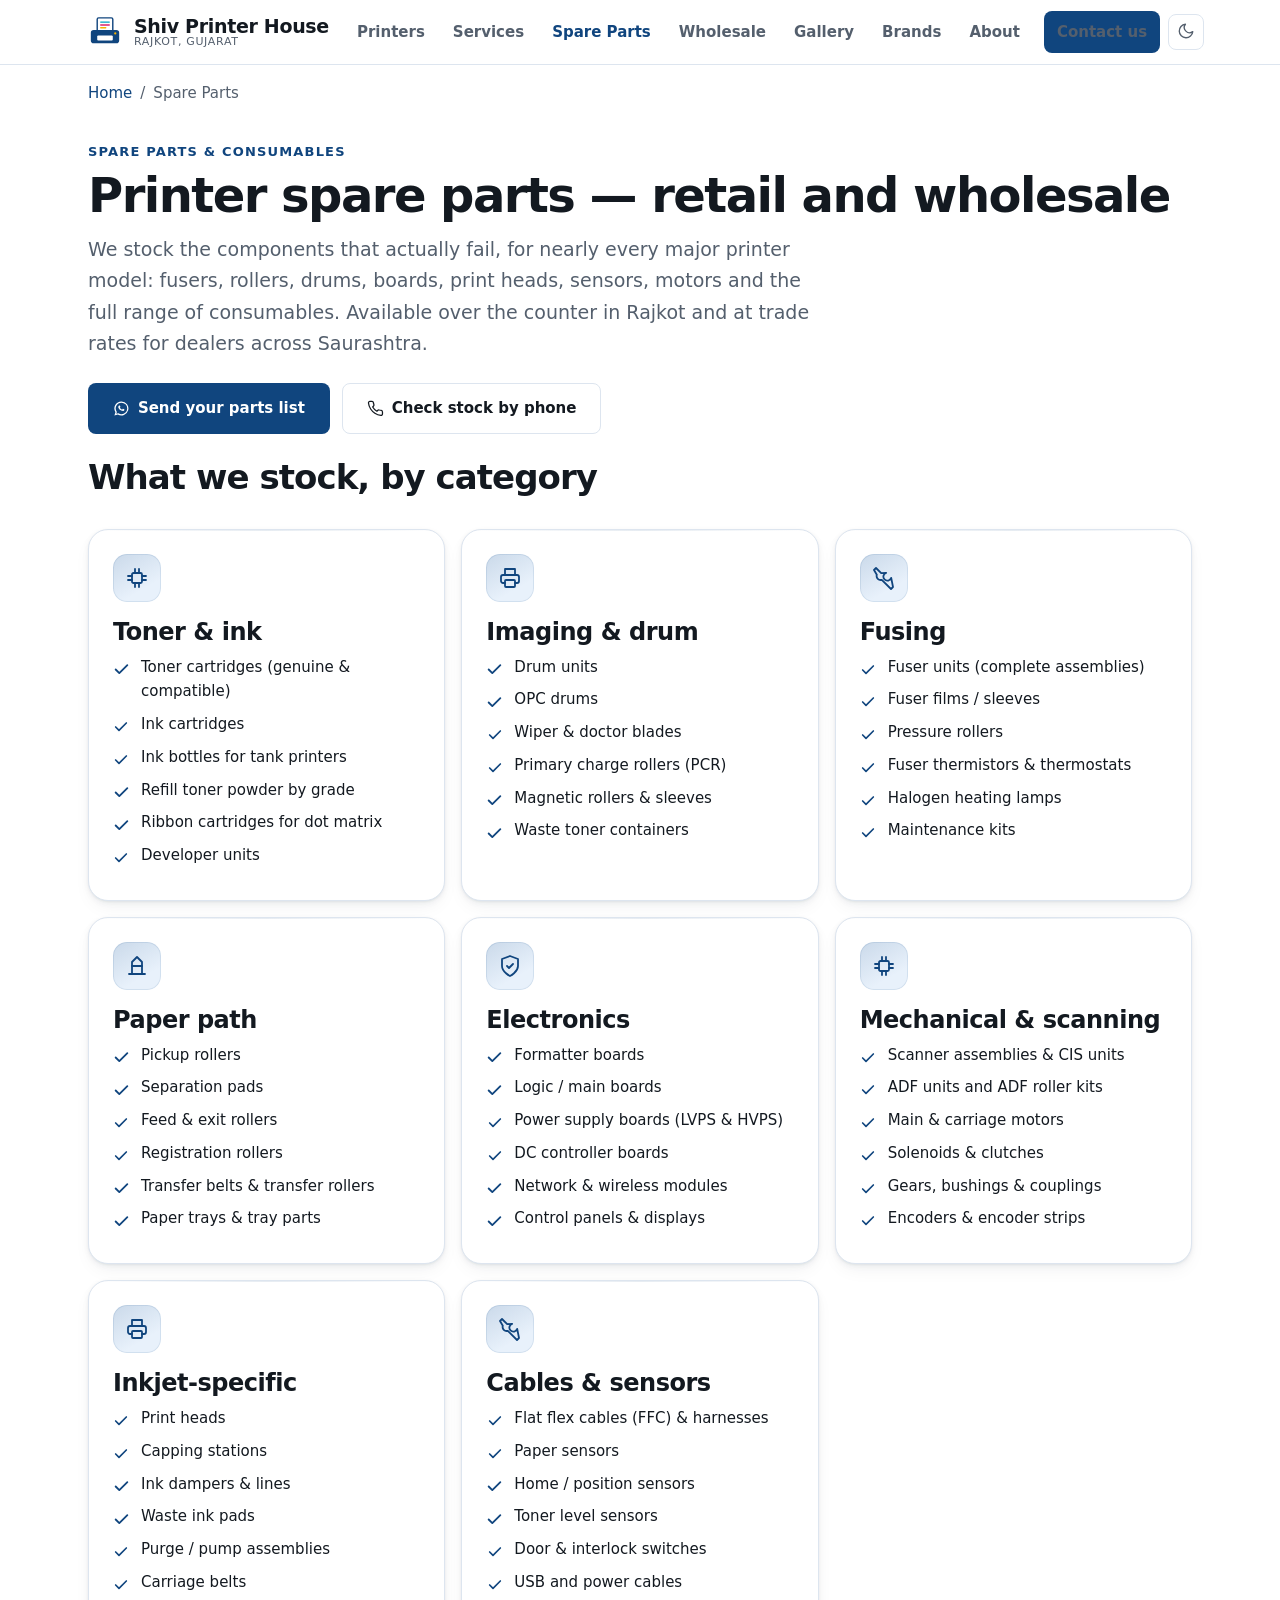
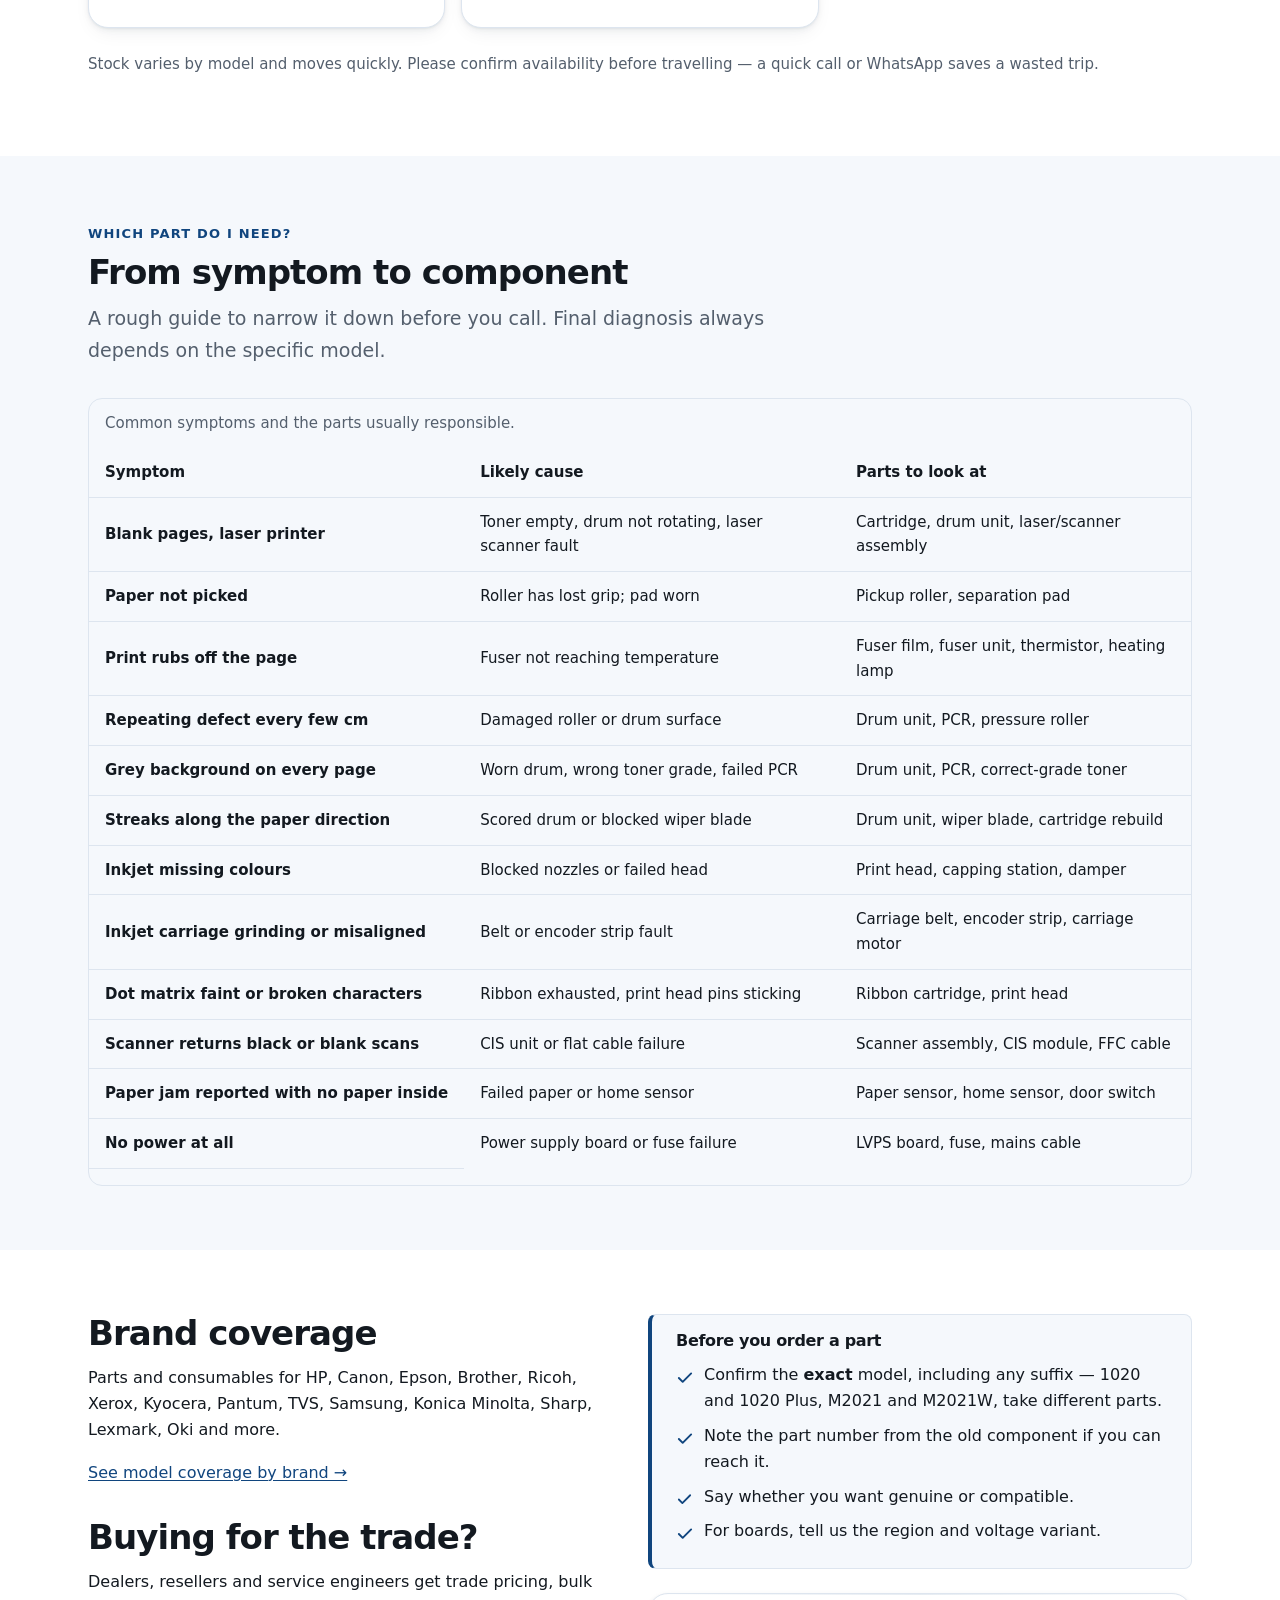
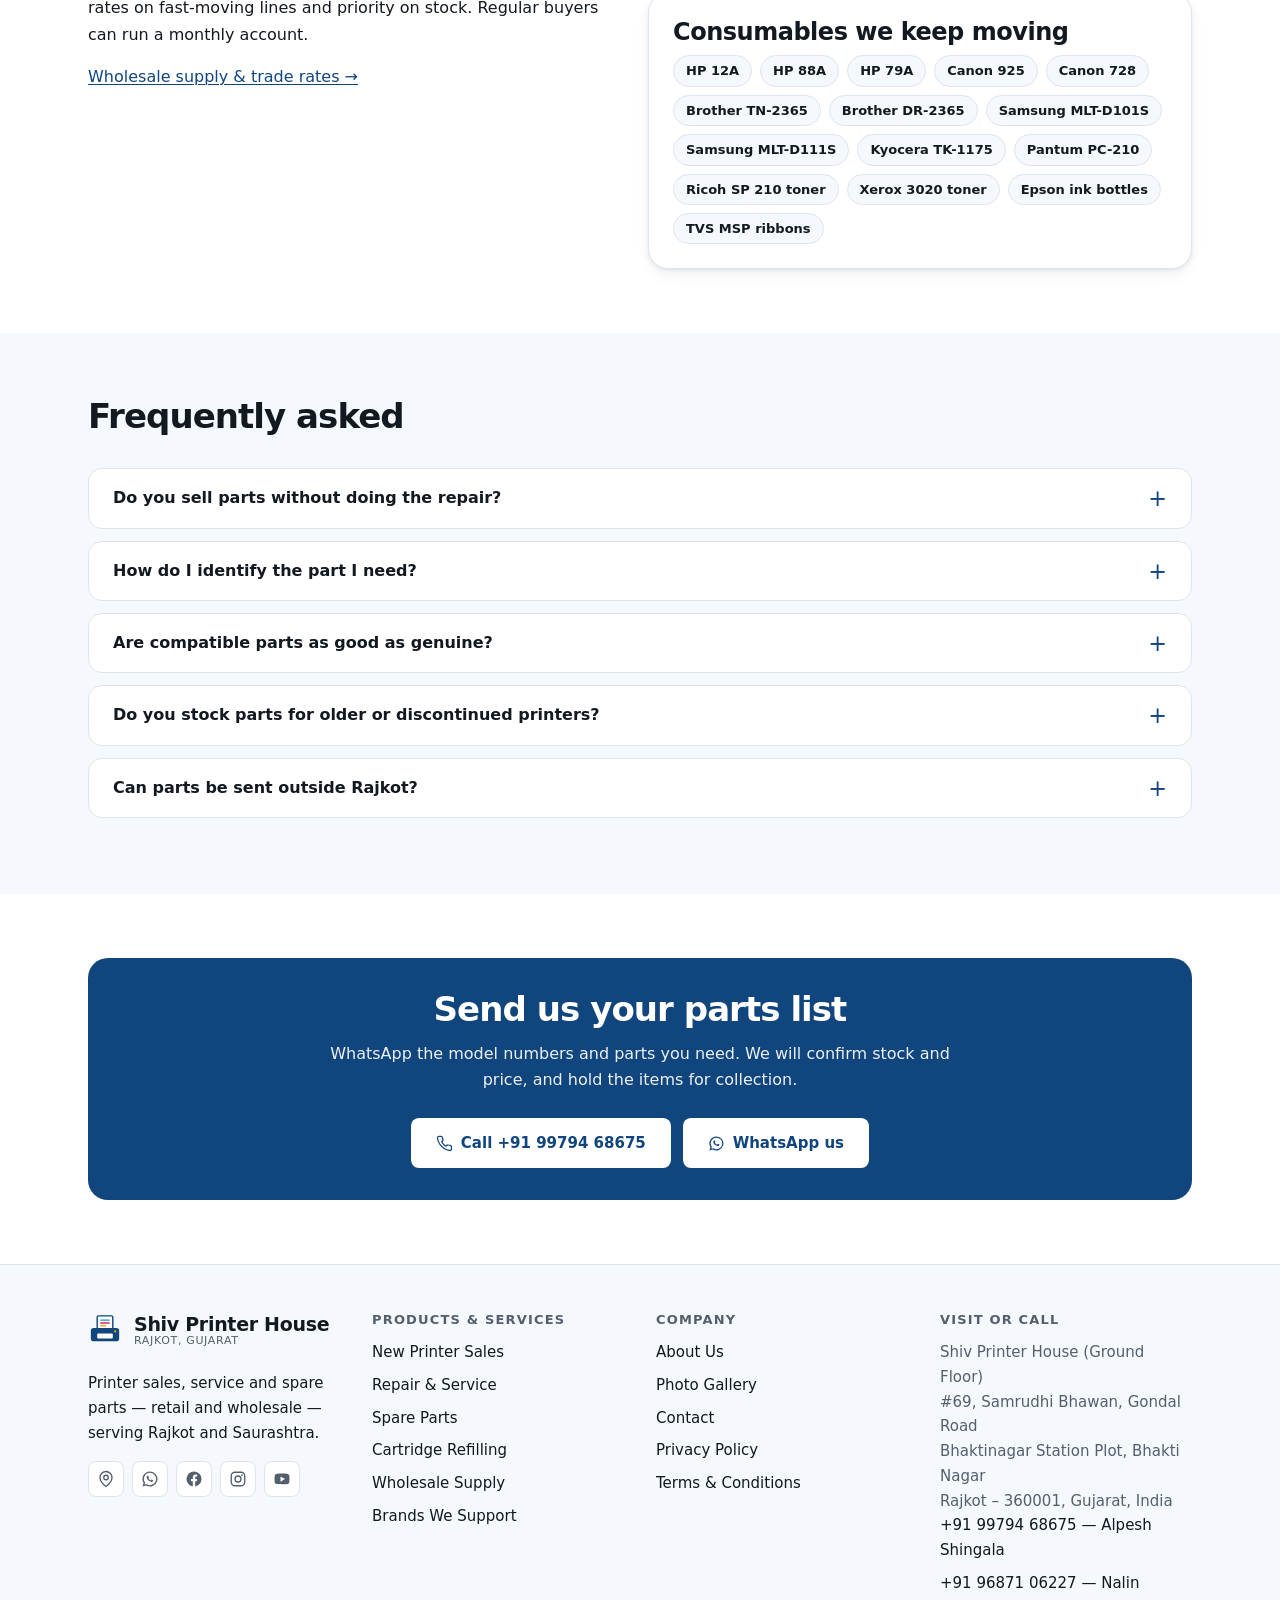
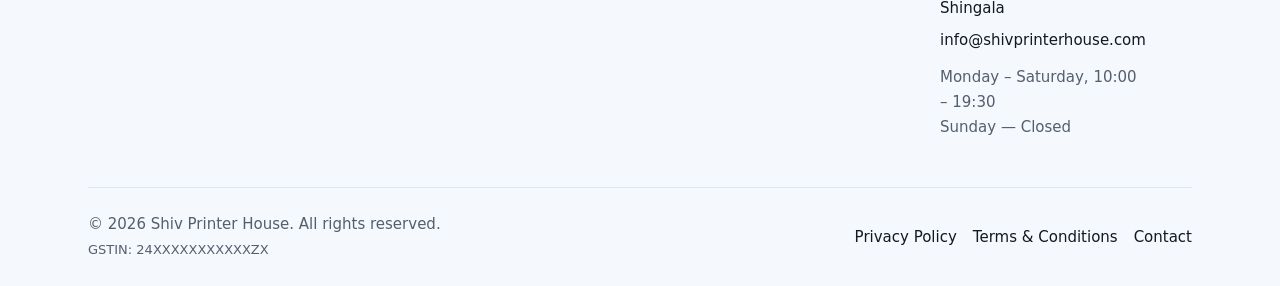
<file: products/index.html>
<!DOCTYPE html>
<html lang="en-IN">
<head>
<meta charset="utf-8">
<meta name="viewport" content="width=device-width, initial-scale=1">
<title>Printer Spare Parts in Rajkot | Fusers, Rollers, Drums, Boards</title>
<meta name="description" content="Printer spare parts in Rajkot &mdash; fuser units, pickup rollers, drums, formatter boards, print heads, sensors, toner and ink. Retail and wholesale.">
<link rel="canonical" href="https://shivprinterhouse.com/products/">
<meta name="robots" content="index, follow, max-image-preview:large, max-snippet:-1">
<meta name="theme-color" content="#10457e" media="(prefers-color-scheme: light)">
<meta name="theme-color" content="#0f1319" media="(prefers-color-scheme: dark)">
<meta name="author" content="Shiv Printer House">
<meta name="geo.region" content="IN-GJ">
<meta name="geo.placename" content="Rajkot">
<meta property="og:type" content="website">
<meta property="og:site_name" content="Shiv Printer House">
<meta property="og:locale" content="en_IN">
<meta property="og:title" content="Printer Spare Parts in Rajkot | Fusers, Rollers, Drums, Boards">
<meta property="og:description" content="Printer spare parts in Rajkot &mdash; fuser units, pickup rollers, drums, formatter boards, print heads, sensors, toner and ink. Retail and wholesale.">
<meta property="og:url" content="https://shivprinterhouse.com/products/">
<meta property="og:image" content="https://shivprinterhouse.com/assets/images/og-image.jpg">
<meta property="og:image:width" content="1200">
<meta property="og:image:height" content="630">
<meta property="og:image:type" content="image/jpeg">
<meta property="og:image:alt" content="Shiv Printer House, Rajkot &ndash; printer sales, service and spare parts">
<meta name="twitter:card" content="summary_large_image">
<meta name="twitter:title" content="Printer Spare Parts in Rajkot | Fusers, Rollers, Drums, Boards">
<meta name="twitter:description" content="Printer spare parts in Rajkot &mdash; fuser units, pickup rollers, drums, formatter boards, print heads, sensors, toner and ink. Retail and wholesale.">
<meta name="twitter:image" content="https://shivprinterhouse.com/assets/images/og-image.jpg">
<meta name="twitter:image:alt" content="Shiv Printer House, Rajkot &ndash; printer sales, service and spare parts">
<link rel="icon" href="../favicon.ico" sizes="32x32">
<link rel="icon" href="../assets/icons/favicon.svg" type="image/svg+xml">
<link rel="apple-touch-icon" href="../assets/icons/apple-touch-icon.png">
<link rel="manifest" href="../manifest.webmanifest">
<link rel="stylesheet" href="../assets/css/style.css?v=2">
<script src="../assets/js/site.js?v=2" defer></script>
<script type="application/ld+json">
{
  "@context": "https://schema.org",
  "@graph": [
  { "@type": "WebPage", "isPartOf": { "@id": "https://shivprinterhouse.com/#website" }, "about": { "@id": "https://shivprinterhouse.com/#business" } },
  {
    "@type": "FAQPage",
    "mainEntity": [
      {"@type":"Question","name":"Do you sell parts without doing the repair?","acceptedAnswer":{"@type":"Answer","text":"Yes. Walk-in customers, dealers and independent engineers can buy parts over the counter. Tell us the exact model and, ideally, the part number printed on the old component."}},
      {"@type":"Question","name":"How do I identify the part I need?","acceptedAnswer":{"@type":"Answer","text":"The printer model number plus a description of the symptom is usually enough for us to identify it. If you have removed the old part, send a WhatsApp photo of it and of any number printed on it. Guessing from the symptom alone can be wrong, so we would rather confirm first."}},
      {"@type":"Question","name":"Are compatible parts as good as genuine?","acceptedAnswer":{"@type":"Answer","text":"It varies by part. For rollers, pads, films and many mechanical parts, good compatible parts perform well and cost much less. For drums, print heads and boards the quality gap is wider and we usually recommend genuine or a known-good equivalent. We will tell you which is which."}},
      {"@type":"Question","name":"Do you stock parts for older or discontinued printers?","acceptedAnswer":{"@type":"Answer","text":"Often yes &mdash; older HP, Canon, Samsung and TVS models are still very common in Rajkot and we keep the fast-moving parts for them. For genuinely obsolete models we can sometimes supply a refurbished assembly. Call us with the model."}},
      {"@type":"Question","name":"Can parts be sent outside Rajkot?","acceptedAnswer":{"@type":"Answer","text":"Yes, we despatch to dealers and customers across Saurashtra and Gujarat. Delivery method and charges depend on the destination and the size of the order &mdash; see our wholesale page or call us."}}
    ]
  },
  {
    "@type": "BreadcrumbList",
    "itemListElement": [
      {"@type":"ListItem","position":1,"name":"Home","item":"https://shivprinterhouse.com/"},
      {"@type":"ListItem","position":2,"name":"Spare Parts","item":"https://shivprinterhouse.com/products/"}
    ]
  }
  ]
}
</script>
</head>
<body>
<a class="skip-link" href="#main">Skip to main content</a>
  <header class="site-header">
    <div class="container header-inner">
      <a class="brand-link" href="../">
        <img src="../assets/icons/logo.svg" alt="" width="34" height="34">
        <span class="brand-name">Shiv Printer House<span class="brand-sub">Rajkot, Gujarat</span></span>
      </a>
      <div class="header-actions">
        <button class="nav-toggle" type="button" aria-expanded="false" aria-controls="site-nav">
          <span>Menu</span>
        </button>
        <nav class="nav" id="site-nav" aria-label="Main">
          <ul class="nav-list">
          <li><a href="../printer-sales/">Printers</a></li>
          <li><a href="../services/">Services</a></li>
          <li><a href="../products/" aria-current="page">Spare Parts</a></li>
          <li><a href="../wholesale/">Wholesale</a></li>
          <li><a href="../gallery/">Gallery</a></li>
          <li><a href="../brands/">Brands</a></li>
          <li><a href="../about/">About</a></li>
          <li class="nav-cta"><a class="btn btn-sm" href="../contact/">Contact us</a></li>
          </ul>
        </nav>
        <button class="theme-toggle" type="button" aria-pressed="false" aria-label="Switch to dark theme">
          <span class="icon-moon"><svg viewBox="0 0 24 24" fill="none" stroke="currentColor" stroke-width="1.8" stroke-linecap="round" stroke-linejoin="round" aria-hidden="true" focusable="false"><path d="M21 12.8A9 9 0 1 1 11.2 3a7 7 0 0 0 9.8 9.8Z"/></svg></span>
          <span class="icon-sun"><svg viewBox="0 0 24 24" fill="none" stroke="currentColor" stroke-width="1.8" stroke-linecap="round" stroke-linejoin="round" aria-hidden="true" focusable="false"><circle cx="12" cy="12" r="4.5"/><path d="M12 1.5v2M12 20.5v2M4.2 4.2l1.4 1.4M18.4 18.4l1.4 1.4M1.5 12h2M20.5 12h2M4.2 19.8l1.4-1.4M18.4 5.6l1.4-1.4"/></svg></span>
        </button>
      </div>
    </div>
  </header>
<main id="main">
  <nav class="breadcrumb container" aria-label="Breadcrumb">
    <ol>
        <li><a href="../">Home</a></li>
        <li><span aria-current="page">Spare Parts</span></li>
    </ol>
  </nav>
  <div class="container page-head">
    <span class="eyebrow">Spare parts &amp; consumables</span>
    <h1>Printer spare parts &mdash; retail and wholesale</h1>
    <p>We stock the components that actually fail, for nearly every major printer model: fusers,
      rollers, drums, boards, print heads, sensors, motors and the full range of consumables. Available
      over the counter in Rajkot and at trade rates for dealers across Saurashtra.</p>
    <div class="btn-group mt-5">
      <a class="btn" href="https://wa.me/919979468675" rel="noopener" target="_blank"><svg viewBox="0 0 24 24" fill="currentColor" aria-hidden="true" focusable="false"><path d="M12 2a10 10 0 0 0-8.5 15.3L2 22l4.8-1.4A10 10 0 1 0 12 2Zm0 1.8a8.2 8.2 0 0 1 0 16.4 8.2 8.2 0 0 1-4.2-1.2l-.3-.2-2.8.8.8-2.7-.2-.3A8.2 8.2 0 0 1 12 3.8Zm-3 4c-.2 0-.5.1-.7.3-.3.3-.8.9-.8 1.8 0 1 .7 2 .8 2.1.1.2 1.4 2.3 3.5 3.1 1.7.7 2.2.6 2.6.6.5 0 1.4-.5 1.6-1 .2-.6.2-1 .1-1.1 0-.1-.2-.2-.4-.3l-1.4-.7c-.2 0-.3-.1-.5.1l-.6.8c-.1.2-.3.2-.5.1a6 6 0 0 1-1.7-1 6.6 6.6 0 0 1-1.2-1.5c-.1-.2 0-.3.1-.4l.4-.5.2-.4c0-.2 0-.3-.1-.4l-.6-1.4c-.1-.2-.2-.2-.4-.2Z"/></svg>Send your parts list</a>
      <a class="btn btn-outline" href="tel:+919979468675"><svg viewBox="0 0 24 24" fill="none" stroke="currentColor" stroke-width="1.8" stroke-linecap="round" stroke-linejoin="round" aria-hidden="true" focusable="false"><path d="M22 16.9v3a2 2 0 0 1-2.2 2 19.8 19.8 0 0 1-8.6-3.1 19.5 19.5 0 0 1-6-6A19.8 19.8 0 0 1 2.1 4.2 2 2 0 0 1 4.1 2h3a2 2 0 0 1 2 1.7c.1 1 .4 1.9.7 2.8a2 2 0 0 1-.5 2.1L8.1 9.9a16 16 0 0 0 6 6l1.3-1.3a2 2 0 0 1 2.1-.4c.9.3 1.8.6 2.8.7a2 2 0 0 1 1.7 2Z"/></svg>Check stock by phone</a>
    </div>
  </div>

  <section class="pt-0">
    <div class="container">
      <div class="section-head"><h2>What we stock, by category</h2></div>
      <div class="grid">
        <div class="card">
          <span class="card-icon"><svg viewBox="0 0 24 24" fill="none" stroke="currentColor" stroke-width="1.8" stroke-linecap="round" stroke-linejoin="round" aria-hidden="true" focusable="false"><rect x="7" y="7" width="10" height="10" rx="1.5"/><path d="M10 3v4M14 3v4M10 17v4M14 17v4M3 10h4M3 14h4M17 10h4M17 14h4"/></svg></span>
          <h3>Toner &amp; ink</h3>
          <ul class="tick-list mb-0 t-sm">
            <li>Toner cartridges (genuine &amp; compatible)</li>
            <li>Ink cartridges</li>
            <li>Ink bottles for tank printers</li>
            <li>Refill toner powder by grade</li>
            <li>Ribbon cartridges for dot matrix</li>
            <li>Developer units</li>
          </ul>
        </div>
        <div class="card">
          <span class="card-icon"><svg viewBox="0 0 24 24" fill="none" stroke="currentColor" stroke-width="1.8" stroke-linecap="round" stroke-linejoin="round" aria-hidden="true" focusable="false"><path d="M7 8V3h10v5"/><path d="M7 17H5a2 2 0 0 1-2-2v-4a2 2 0 0 1 2-2h14a2 2 0 0 1 2 2v4a2 2 0 0 1-2 2h-2"/><rect x="7" y="14" width="10" height="7" rx="1"/></svg></span>
          <h3>Imaging &amp; drum</h3>
          <ul class="tick-list mb-0 t-sm">
            <li>Drum units</li>
            <li>OPC drums</li>
            <li>Wiper &amp; doctor blades</li>
            <li>Primary charge rollers (PCR)</li>
            <li>Magnetic rollers &amp; sleeves</li>
            <li>Waste toner containers</li>
          </ul>
        </div>
        <div class="card">
          <span class="card-icon"><svg viewBox="0 0 24 24" fill="none" stroke="currentColor" stroke-width="1.8" stroke-linecap="round" stroke-linejoin="round" aria-hidden="true" focusable="false"><path d="M14.2 6.8a4 4 0 1 0 5 5L21 21l-2 2-9.2-9.2a4 4 0 0 1-5-5L2 4l2-2 5.2 5.2Z"/></svg></span>
          <h3>Fusing</h3>
          <ul class="tick-list mb-0 t-sm">
            <li>Fuser units (complete assemblies)</li>
            <li>Fuser films / sleeves</li>
            <li>Pressure rollers</li>
            <li>Fuser thermistors &amp; thermostats</li>
            <li>Halogen heating lamps</li>
            <li>Maintenance kits</li>
          </ul>
        </div>
        <div class="card">
          <span class="card-icon"><svg viewBox="0 0 24 24" fill="none" stroke="currentColor" stroke-width="1.8" stroke-linecap="round" stroke-linejoin="round" aria-hidden="true" focusable="false"><path d="M4 20h16"/><path d="M7 20V8l5-5 5 5v12"/><path d="M7 12h10"/></svg></span>
          <h3>Paper path</h3>
          <ul class="tick-list mb-0 t-sm">
            <li>Pickup rollers</li>
            <li>Separation pads</li>
            <li>Feed &amp; exit rollers</li>
            <li>Registration rollers</li>
            <li>Transfer belts &amp; transfer rollers</li>
            <li>Paper trays &amp; tray parts</li>
          </ul>
        </div>
        <div class="card">
          <span class="card-icon"><svg viewBox="0 0 24 24" fill="none" stroke="currentColor" stroke-width="1.8" stroke-linecap="round" stroke-linejoin="round" aria-hidden="true" focusable="false"><path d="M12 22s8-4 8-10V5l-8-3-8 3v7c0 6 8 10 8 10Z"/><path d="m9 12 2 2 4-4"/></svg></span>
          <h3>Electronics</h3>
          <ul class="tick-list mb-0 t-sm">
            <li>Formatter boards</li>
            <li>Logic / main boards</li>
            <li>Power supply boards (LVPS &amp; HVPS)</li>
            <li>DC controller boards</li>
            <li>Network &amp; wireless modules</li>
            <li>Control panels &amp; displays</li>
          </ul>
        </div>
        <div class="card">
          <span class="card-icon"><svg viewBox="0 0 24 24" fill="none" stroke="currentColor" stroke-width="1.8" stroke-linecap="round" stroke-linejoin="round" aria-hidden="true" focusable="false"><rect x="7" y="7" width="10" height="10" rx="1.5"/><path d="M10 3v4M14 3v4M10 17v4M14 17v4M3 10h4M3 14h4M17 10h4M17 14h4"/></svg></span>
          <h3>Mechanical &amp; scanning</h3>
          <ul class="tick-list mb-0 t-sm">
            <li>Scanner assemblies &amp; CIS units</li>
            <li>ADF units and ADF roller kits</li>
            <li>Main &amp; carriage motors</li>
            <li>Solenoids &amp; clutches</li>
            <li>Gears, bushings &amp; couplings</li>
            <li>Encoders &amp; encoder strips</li>
          </ul>
        </div>
        <div class="card">
          <span class="card-icon"><svg viewBox="0 0 24 24" fill="none" stroke="currentColor" stroke-width="1.8" stroke-linecap="round" stroke-linejoin="round" aria-hidden="true" focusable="false"><path d="M7 8V3h10v5"/><path d="M7 17H5a2 2 0 0 1-2-2v-4a2 2 0 0 1 2-2h14a2 2 0 0 1 2 2v4a2 2 0 0 1-2 2h-2"/><rect x="7" y="14" width="10" height="7" rx="1"/></svg></span>
          <h3>Inkjet-specific</h3>
          <ul class="tick-list mb-0 t-sm">
            <li>Print heads</li>
            <li>Capping stations</li>
            <li>Ink dampers &amp; lines</li>
            <li>Waste ink pads</li>
            <li>Purge / pump assemblies</li>
            <li>Carriage belts</li>
          </ul>
        </div>
        <div class="card">
          <span class="card-icon"><svg viewBox="0 0 24 24" fill="none" stroke="currentColor" stroke-width="1.8" stroke-linecap="round" stroke-linejoin="round" aria-hidden="true" focusable="false"><path d="M14.2 6.8a4 4 0 1 0 5 5L21 21l-2 2-9.2-9.2a4 4 0 0 1-5-5L2 4l2-2 5.2 5.2Z"/></svg></span>
          <h3>Cables &amp; sensors</h3>
          <ul class="tick-list mb-0 t-sm">
            <li>Flat flex cables (FFC) &amp; harnesses</li>
            <li>Paper sensors</li>
            <li>Home / position sensors</li>
            <li>Toner level sensors</li>
            <li>Door &amp; interlock switches</li>
            <li>USB and power cables</li>
          </ul>
        </div>
      </div>
      <p class="mt-5 muted t-sm">
        Stock varies by model and moves quickly. Please confirm availability before travelling &mdash;
        a quick call or WhatsApp saves a wasted trip.</p>
    </div>
  </section>

  <section class="section-alt">
    <div class="container">
      <div class="section-head">
        <span class="eyebrow">Which part do I need?</span>
        <h2>From symptom to component</h2>
        <p>A rough guide to narrow it down before you call. Final diagnosis always depends on the
          specific model.</p>
      </div>
      <div class="table-wrap">
        <table>
          <caption>Common symptoms and the parts usually responsible.</caption>
          <thead><tr><th scope="col">Symptom</th><th scope="col">Likely cause</th>
            <th scope="col">Parts to look at</th></tr></thead>
          <tbody>
          <tr><th scope="row">Blank pages, laser printer</th><td>Toner empty, drum not rotating, laser scanner fault</td><td>Cartridge, drum unit, laser/scanner assembly</td></tr>
          <tr><th scope="row">Paper not picked</th><td>Roller has lost grip; pad worn</td><td>Pickup roller, separation pad</td></tr>
          <tr><th scope="row">Print rubs off the page</th><td>Fuser not reaching temperature</td><td>Fuser film, fuser unit, thermistor, heating lamp</td></tr>
          <tr><th scope="row">Repeating defect every few cm</th><td>Damaged roller or drum surface</td><td>Drum unit, PCR, pressure roller</td></tr>
          <tr><th scope="row">Grey background on every page</th><td>Worn drum, wrong toner grade, failed PCR</td><td>Drum unit, PCR, correct-grade toner</td></tr>
          <tr><th scope="row">Streaks along the paper direction</th><td>Scored drum or blocked wiper blade</td><td>Drum unit, wiper blade, cartridge rebuild</td></tr>
          <tr><th scope="row">Inkjet missing colours</th><td>Blocked nozzles or failed head</td><td>Print head, capping station, damper</td></tr>
          <tr><th scope="row">Inkjet carriage grinding or misaligned</th><td>Belt or encoder strip fault</td><td>Carriage belt, encoder strip, carriage motor</td></tr>
          <tr><th scope="row">Dot matrix faint or broken characters</th><td>Ribbon exhausted, print head pins sticking</td><td>Ribbon cartridge, print head</td></tr>
          <tr><th scope="row">Scanner returns black or blank scans</th><td>CIS unit or flat cable failure</td><td>Scanner assembly, CIS module, FFC cable</td></tr>
          <tr><th scope="row">Paper jam reported with no paper inside</th><td>Failed paper or home sensor</td><td>Paper sensor, home sensor, door switch</td></tr>
          <tr><th scope="row">No power at all</th><td>Power supply board or fuse failure</td><td>LVPS board, fuse, mains cable</td></tr>
          </tbody>
        </table>
      </div>
    </div>
  </section>

  <section>
    <div class="container">
      <div class="grid grid-2">
        <div>
          <h2>Brand coverage</h2>
          <p>Parts and consumables for HP, Canon, Epson, Brother, Ricoh, Xerox, Kyocera, Pantum, TVS,
            Samsung, Konica Minolta, Sharp, Lexmark, Oki and more.</p>
          <p><a href="../brands/">See model coverage by brand &rarr;</a></p>
          <h2 class="mt-6">Buying for the trade?</h2>
          <p>Dealers, resellers and service engineers get trade pricing, bulk rates on fast-moving
            lines and priority on stock. Regular buyers can run a monthly account.</p>
          <p><a href="../wholesale/">Wholesale supply &amp; trade rates &rarr;</a></p>
        </div>
        <div>
          <div class="note">
            <h3 class="t-base">Before you order a part</h3>
            <ul class="tick-list mb-0">
              <li>Confirm the <strong>exact</strong> model, including any suffix &mdash; 1020 and
                1020 Plus, M2021 and M2021W, take different parts.</li>
              <li>Note the part number from the old component if you can reach it.</li>
              <li>Say whether you want genuine or compatible.</li>
              <li>For boards, tell us the region and voltage variant.</li>
            </ul>
          </div>
          <div class="card mt-5">
            <h3>Consumables we keep moving</h3>
            <ul class="tag-list">
              <li>HP 12A</li><li>HP 88A</li><li>HP 79A</li><li>Canon 925</li><li>Canon 728</li>
              <li>Brother TN-2365</li><li>Brother DR-2365</li><li>Samsung MLT-D101S</li>
              <li>Samsung MLT-D111S</li><li>Kyocera TK-1175</li><li>Pantum PC-210</li>
              <li>Ricoh SP 210 toner</li><li>Xerox 3020 toner</li><li>Epson ink bottles</li>
              <li>TVS MSP ribbons</li>
            </ul>
          </div>
        </div>
      </div>
    </div>
  </section>

  <section class="section-alt">
    <div class="container">
      <div class="section-head"><h2>Frequently asked</h2></div>
      <div class="faq">
        <details>
          <summary>Do you sell parts without doing the repair?</summary>
          <div class="faq-body"><p>Yes. Walk-in customers, dealers and independent engineers can buy parts over the counter. Tell us the exact model and, ideally, the part number printed on the old component.</p></div>
        </details>
        <details>
          <summary>How do I identify the part I need?</summary>
          <div class="faq-body"><p>The printer model number plus a description of the symptom is usually enough for us to identify it. If you have removed the old part, send a WhatsApp photo of it and of any number printed on it. Guessing from the symptom alone can be wrong, so we would rather confirm first.</p></div>
        </details>
        <details>
          <summary>Are compatible parts as good as genuine?</summary>
          <div class="faq-body"><p>It varies by part. For rollers, pads, films and many mechanical parts, good compatible parts perform well and cost much less. For drums, print heads and boards the quality gap is wider and we usually recommend genuine or a known-good equivalent. We will tell you which is which.</p></div>
        </details>
        <details>
          <summary>Do you stock parts for older or discontinued printers?</summary>
          <div class="faq-body"><p>Often yes &mdash; older HP, Canon, Samsung and TVS models are still very common in Rajkot and we keep the fast-moving parts for them. For genuinely obsolete models we can sometimes supply a refurbished assembly. Call us with the model.</p></div>
        </details>
        <details>
          <summary>Can parts be sent outside Rajkot?</summary>
          <div class="faq-body"><p>Yes, we despatch to dealers and customers across Saurashtra and Gujarat. Delivery method and charges depend on the destination and the size of the order &mdash; see our <a href="../wholesale/">wholesale page</a> or call us.</p></div>
        </details>
      </div>
    </div>
  </section>

  <section>
    <div class="container">
      <div class="cta-band">
        <h2>Send us your parts list</h2>
        <p>WhatsApp the model numbers and parts you need. We will confirm stock and price, and hold the items for collection.</p>
        <div class="btn-group center-x mt-5">
          <a class="btn" href="tel:+919979468675"><svg viewBox="0 0 24 24" fill="none" stroke="currentColor" stroke-width="1.8" stroke-linecap="round" stroke-linejoin="round" aria-hidden="true" focusable="false"><path d="M22 16.9v3a2 2 0 0 1-2.2 2 19.8 19.8 0 0 1-8.6-3.1 19.5 19.5 0 0 1-6-6A19.8 19.8 0 0 1 2.1 4.2 2 2 0 0 1 4.1 2h3a2 2 0 0 1 2 1.7c.1 1 .4 1.9.7 2.8a2 2 0 0 1-.5 2.1L8.1 9.9a16 16 0 0 0 6 6l1.3-1.3a2 2 0 0 1 2.1-.4c.9.3 1.8.6 2.8.7a2 2 0 0 1 1.7 2Z"/></svg>Call +91 99794 68675</a>
          <a class="btn" href="https://wa.me/919979468675" rel="noopener" target="_blank"><svg viewBox="0 0 24 24" fill="currentColor" aria-hidden="true" focusable="false"><path d="M12 2a10 10 0 0 0-8.5 15.3L2 22l4.8-1.4A10 10 0 1 0 12 2Zm0 1.8a8.2 8.2 0 0 1 0 16.4 8.2 8.2 0 0 1-4.2-1.2l-.3-.2-2.8.8.8-2.7-.2-.3A8.2 8.2 0 0 1 12 3.8Zm-3 4c-.2 0-.5.1-.7.3-.3.3-.8.9-.8 1.8 0 1 .7 2 .8 2.1.1.2 1.4 2.3 3.5 3.1 1.7.7 2.2.6 2.6.6.5 0 1.4-.5 1.6-1 .2-.6.2-1 .1-1.1 0-.1-.2-.2-.4-.3l-1.4-.7c-.2 0-.3-.1-.5.1l-.6.8c-.1.2-.3.2-.5.1a6 6 0 0 1-1.7-1 6.6 6.6 0 0 1-1.2-1.5c-.1-.2 0-.3.1-.4l.4-.5.2-.4c0-.2 0-.3-.1-.4l-.6-1.4c-.1-.2-.2-.2-.4-.2Z"/></svg>WhatsApp us</a>
        </div>
      </div>
    </div>
  </section>

</main>
  <footer class="site-footer">
    <div class="container">
      <div class="footer-grid">
        <div>
          <a class="brand-link" href="../">
            <img src="../assets/icons/logo.svg" alt="" width="34" height="34">
            <span class="brand-name">Shiv Printer House<span class="brand-sub">Rajkot, Gujarat</span></span>
          </a>
          <p class="mt-4">Printer sales, service and spare parts &mdash; retail and wholesale &mdash; serving Rajkot and Saurashtra.</p>
          <!-- CONFIG social: profiles are suggested handles. Confirm or replace before launch. -->
          <ul class="social">
            <li><a href="https://maps.app.goo.gl/vSHveZ3JDfV5cDCq6" rel="noopener" target="_blank" title="Google Maps"><span class="sr-only">Find Shiv Printer House on Google Maps</span><svg viewBox="0 0 24 24" fill="none" stroke="currentColor" stroke-width="1.8" stroke-linecap="round" stroke-linejoin="round" aria-hidden="true" focusable="false"><path d="M20 10c0 6-8 12-8 12s-8-6-8-12a8 8 0 0 1 16 0Z"/><circle cx="12" cy="10" r="3"/></svg></a></li>
            <li><a href="https://wa.me/919979468675" rel="noopener" target="_blank" title="WhatsApp"><span class="sr-only">Chat with Shiv Printer House on WhatsApp</span><svg viewBox="0 0 24 24" fill="currentColor" aria-hidden="true" focusable="false"><path d="M12 2a10 10 0 0 0-8.5 15.3L2 22l4.8-1.4A10 10 0 1 0 12 2Zm0 1.8a8.2 8.2 0 0 1 0 16.4 8.2 8.2 0 0 1-4.2-1.2l-.3-.2-2.8.8.8-2.7-.2-.3A8.2 8.2 0 0 1 12 3.8Zm-3 4c-.2 0-.5.1-.7.3-.3.3-.8.9-.8 1.8 0 1 .7 2 .8 2.1.1.2 1.4 2.3 3.5 3.1 1.7.7 2.2.6 2.6.6.5 0 1.4-.5 1.6-1 .2-.6.2-1 .1-1.1 0-.1-.2-.2-.4-.3l-1.4-.7c-.2 0-.3-.1-.5.1l-.6.8c-.1.2-.3.2-.5.1a6 6 0 0 1-1.7-1 6.6 6.6 0 0 1-1.2-1.5c-.1-.2 0-.3.1-.4l.4-.5.2-.4c0-.2 0-.3-.1-.4l-.6-1.4c-.1-.2-.2-.2-.4-.2Z"/></svg></a></li>
            <li><a href="https://www.facebook.com/shivprinterhouse" rel="noopener me" target="_blank" title="Facebook"><span class="sr-only">Shiv Printer House on Facebook</span><svg viewBox="0 0 24 24" fill="currentColor" aria-hidden="true" focusable="false"><path d="M22 12a10 10 0 1 0-11.6 9.9v-7H7.9V12h2.5V9.8c0-2.5 1.5-3.9 3.8-3.9l2.1.2v2.4h-1.2c-1.2 0-1.5.7-1.5 1.5V12h2.6l-.4 2.9h-2.2v7A10 10 0 0 0 22 12Z"/></svg></a></li>
            <li><a href="https://www.instagram.com/shivprinterhouse" rel="noopener me" target="_blank" title="Instagram"><span class="sr-only">Shiv Printer House on Instagram</span><svg viewBox="0 0 24 24" fill="none" stroke="currentColor" stroke-width="1.8" stroke-linecap="round" aria-hidden="true" focusable="false"><rect x="3" y="3" width="18" height="18" rx="5"/><circle cx="12" cy="12" r="4"/><circle cx="17.2" cy="6.8" r="1.2" fill="currentColor" stroke="none"/></svg></a></li>
            <li><a href="https://www.youtube.com/@shivprinterhouse" rel="noopener me" target="_blank" title="Youtube"><span class="sr-only">Shiv Printer House on Youtube</span><svg viewBox="0 0 24 24" fill="currentColor" aria-hidden="true" focusable="false"><path d="M21.6 7.2a2.8 2.8 0 0 0-2-2C17.9 4.8 12 4.8 12 4.8s-5.9 0-7.6.4a2.8 2.8 0 0 0-2 2C2 8.9 2 12 2 12s0 3.1.4 4.8a2.8 2.8 0 0 0 2 2c1.7.4 7.6.4 7.6.4s5.9 0 7.6-.4a2.8 2.8 0 0 0 2-2C22 15.1 22 12 22 12s0-3.1-.4-4.8ZM10 15.5v-7l6 3.5-6 3.5Z"/></svg></a></li>
          </ul>
        </div>
        <div>
          <h2>Products &amp; Services</h2>
          <ul>
            <li><a href="../printer-sales/">New Printer Sales</a></li>
            <li><a href="../services/">Repair &amp; Service</a></li>
            <li><a href="../products/">Spare Parts</a></li>
            <li><a href="../cartridge-refilling/">Cartridge Refilling</a></li>
            <li><a href="../wholesale/">Wholesale Supply</a></li>
            <li><a href="../brands/">Brands We Support</a></li>
          </ul>
        </div>
        <div>
          <h2>Company</h2>
          <ul>
            <li><a href="../about/">About Us</a></li>
            <li><a href="../gallery/">Photo Gallery</a></li>
            <li><a href="../contact/">Contact</a></li>
            <li><a href="../privacy/">Privacy Policy</a></li>
            <li><a href="../terms/">Terms &amp; Conditions</a></li>
          </ul>
        </div>
        <div>
          <h2>Visit or Call</h2>
          <address>
            Shiv Printer House (Ground Floor)<br>
            #69, Samrudhi Bhawan, Gondal Road<br>
            Bhaktinagar Station Plot, Bhakti Nagar<br>
            Rajkot &ndash; 360001, Gujarat, India
          </address>
          <ul class="mt-3">
            <li><a href="tel:+919979468675">+91 99794 68675</a> &mdash; Alpesh Shingala</li>
            <li><a href="tel:+919687106227">+91 96871 06227</a> &mdash; Nalin Shingala</li>
            <li><a href="mailto:info@shivprinterhouse.com">info@shivprinterhouse.com</a></li>
          </ul>
          <p class="mt-3 muted">Monday – Saturday, 10:00 – 19:30<br>Sunday — Closed</p>
        </div>
      </div>
      <div class="footer-bottom">
        <p class="m-0">&copy; <span>2026</span> Shiv Printer House. All rights reserved.<br>
          <!-- CONFIG gstin: replace with the real 15-digit GSTIN before launch -->
          <small>GSTIN: 24XXXXXXXXXXXZX</small>
        </p>
        <ul>
          <li><a href="../privacy/">Privacy Policy</a></li>
          <li><a href="../terms/">Terms &amp; Conditions</a></li>
          <li><a href="../contact/">Contact</a></li>
        </ul>
      </div>
    </div>
  </footer>
  <nav class="mobile-cta" aria-label="Quick contact">
    <a href="tel:+919979468675"><svg viewBox="0 0 24 24" fill="none" stroke="currentColor" stroke-width="1.8" stroke-linecap="round" stroke-linejoin="round" aria-hidden="true" focusable="false"><path d="M22 16.9v3a2 2 0 0 1-2.2 2 19.8 19.8 0 0 1-8.6-3.1 19.5 19.5 0 0 1-6-6A19.8 19.8 0 0 1 2.1 4.2 2 2 0 0 1 4.1 2h3a2 2 0 0 1 2 1.7c.1 1 .4 1.9.7 2.8a2 2 0 0 1-.5 2.1L8.1 9.9a16 16 0 0 0 6 6l1.3-1.3a2 2 0 0 1 2.1-.4c.9.3 1.8.6 2.8.7a2 2 0 0 1 1.7 2Z"/></svg>Call now</a>
    <a href="https://wa.me/919979468675" rel="noopener" target="_blank"><svg viewBox="0 0 24 24" fill="currentColor" aria-hidden="true" focusable="false"><path d="M12 2a10 10 0 0 0-8.5 15.3L2 22l4.8-1.4A10 10 0 1 0 12 2Zm0 1.8a8.2 8.2 0 0 1 0 16.4 8.2 8.2 0 0 1-4.2-1.2l-.3-.2-2.8.8.8-2.7-.2-.3A8.2 8.2 0 0 1 12 3.8Zm-3 4c-.2 0-.5.1-.7.3-.3.3-.8.9-.8 1.8 0 1 .7 2 .8 2.1.1.2 1.4 2.3 3.5 3.1 1.7.7 2.2.6 2.6.6.5 0 1.4-.5 1.6-1 .2-.6.2-1 .1-1.1 0-.1-.2-.2-.4-.3l-1.4-.7c-.2 0-.3-.1-.5.1l-.6.8c-.1.2-.3.2-.5.1a6 6 0 0 1-1.7-1 6.6 6.6 0 0 1-1.2-1.5c-.1-.2 0-.3.1-.4l.4-.5.2-.4c0-.2 0-.3-.1-.4l-.6-1.4c-.1-.2-.2-.2-.4-.2Z"/></svg>WhatsApp</a>
  </nav>
</body>
</html>
</file>
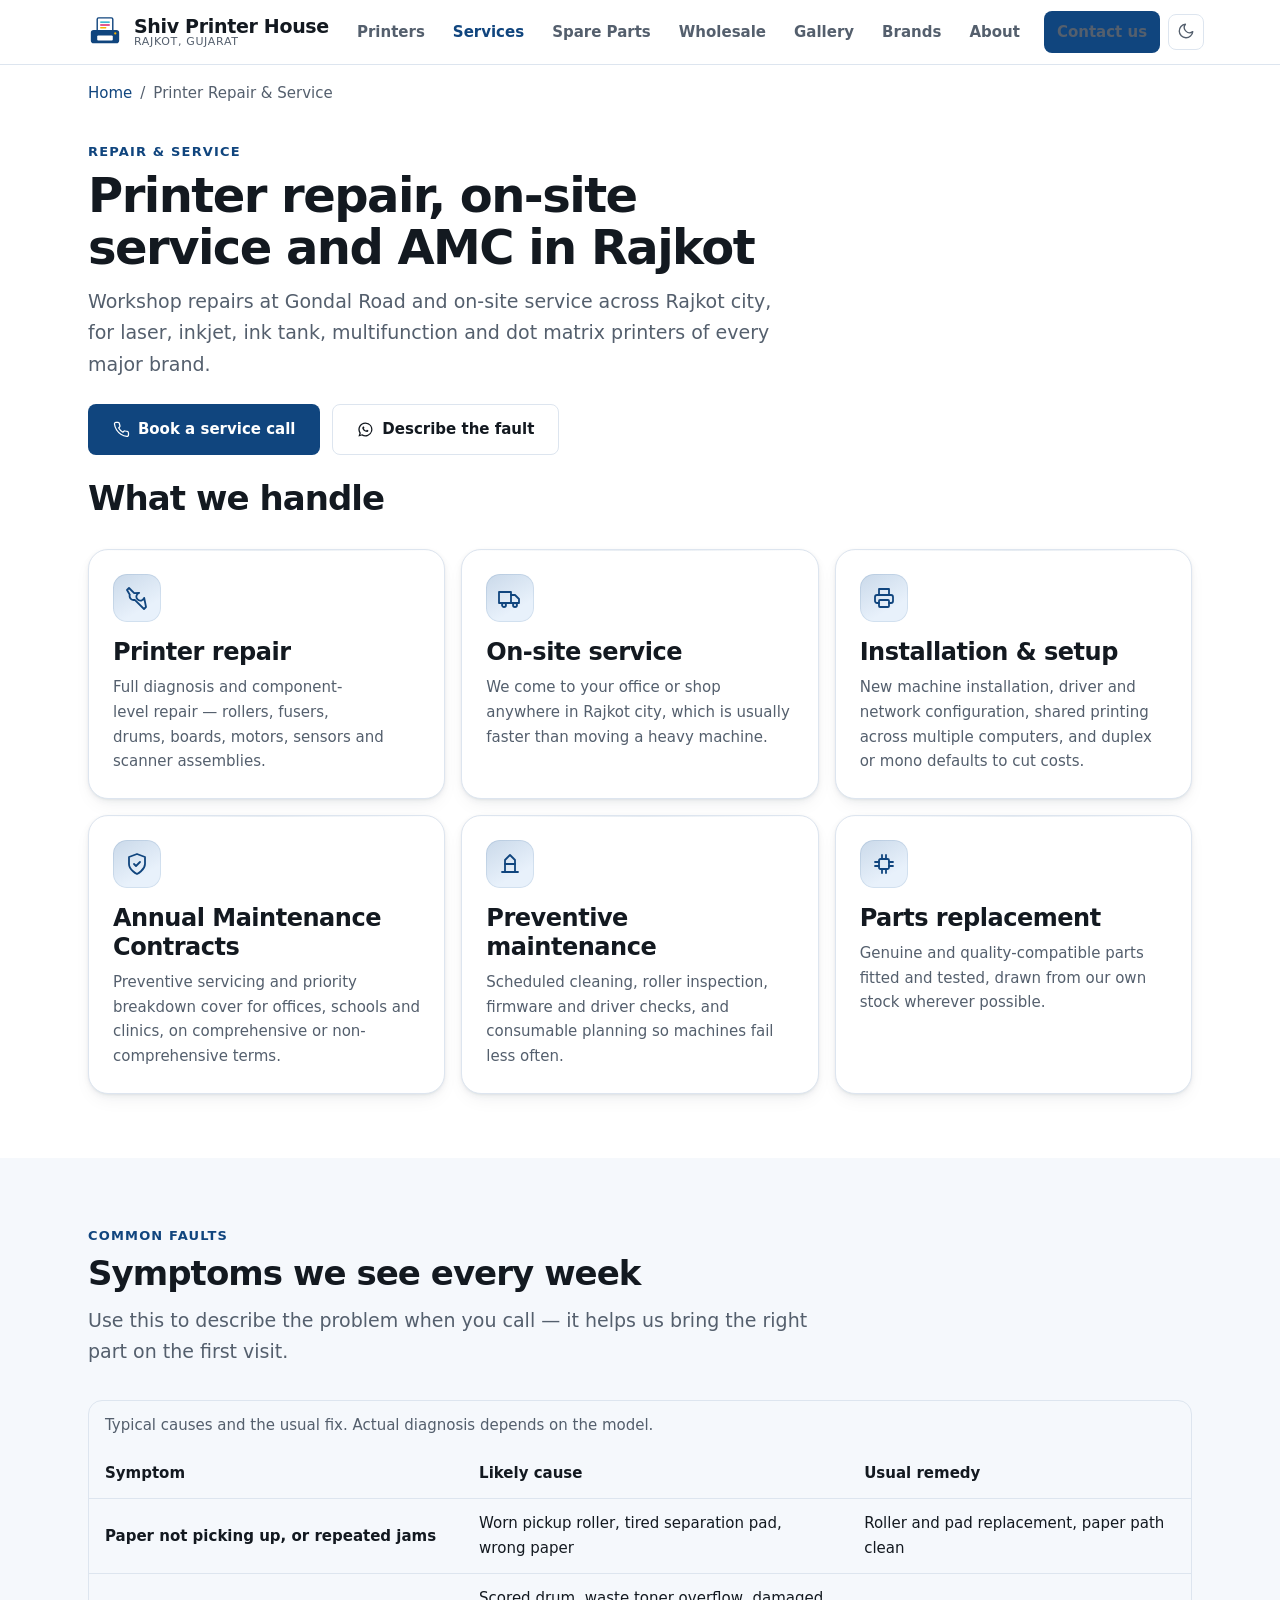
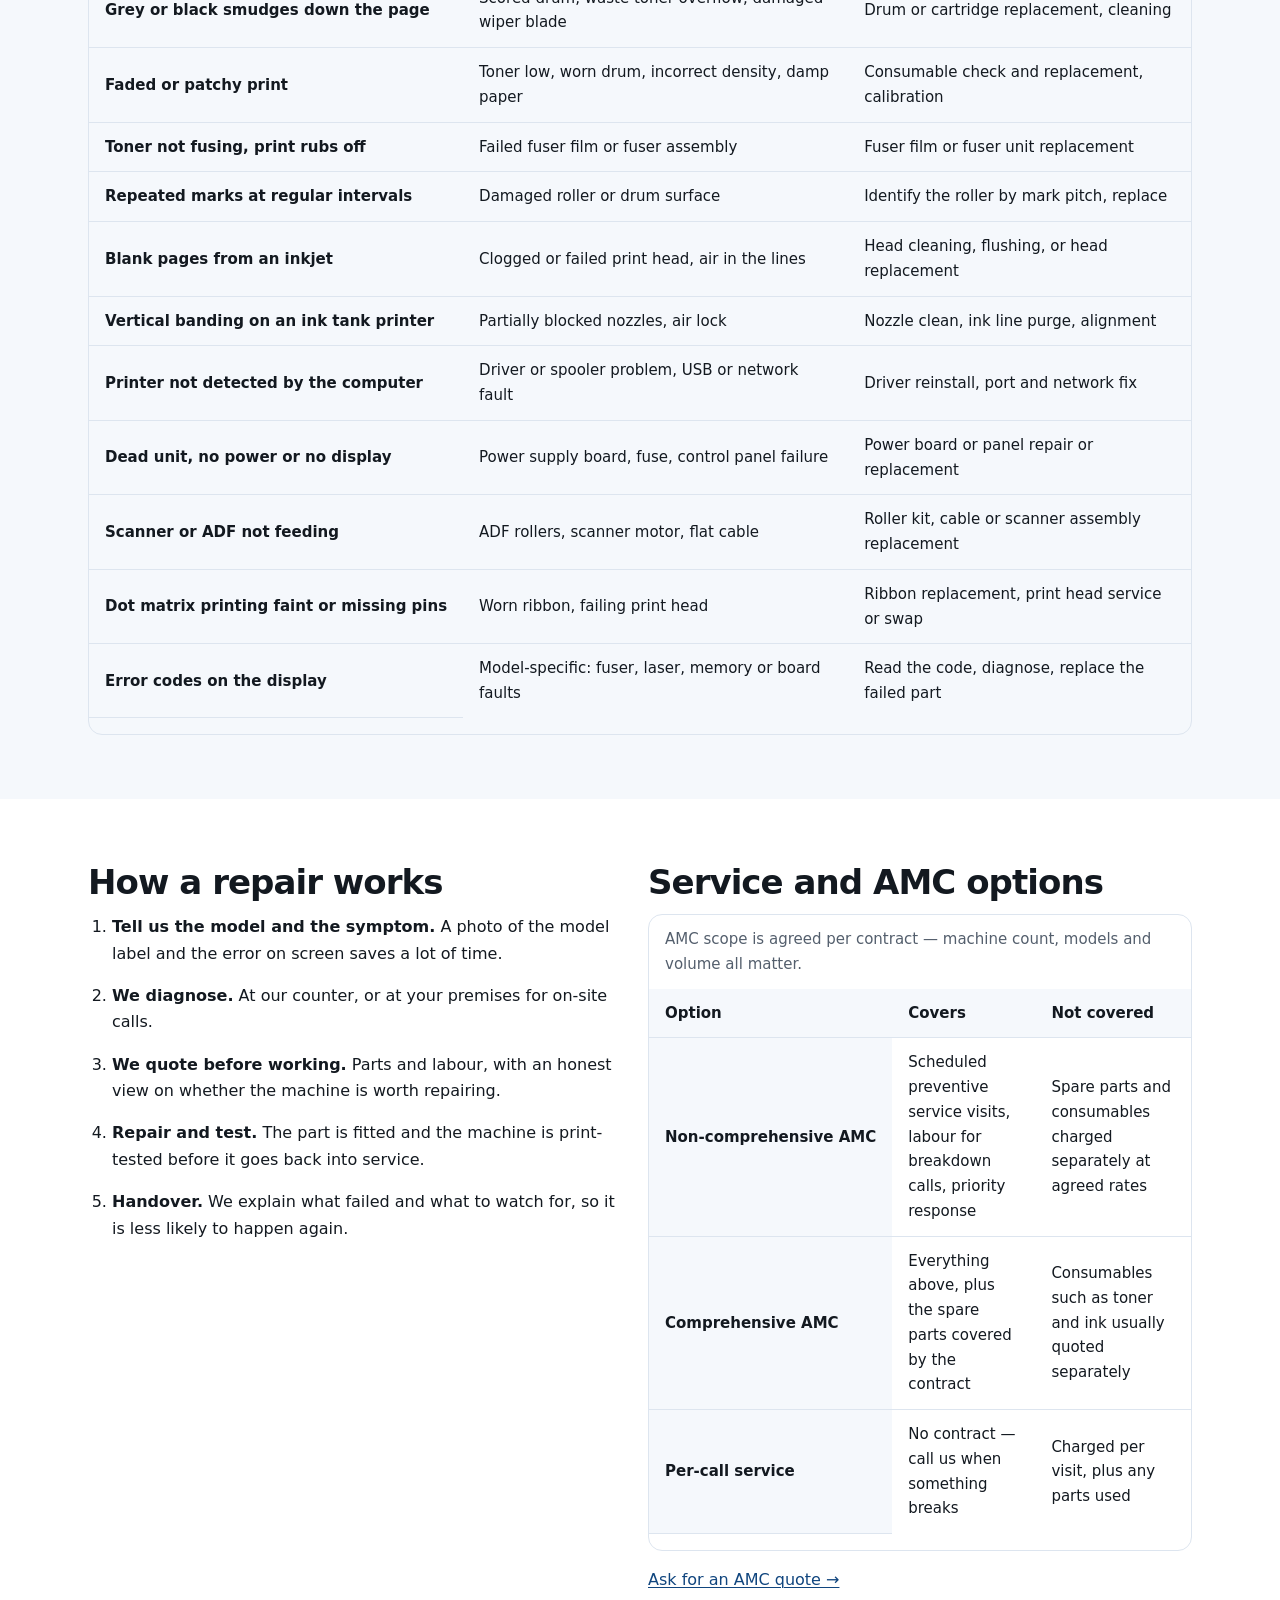
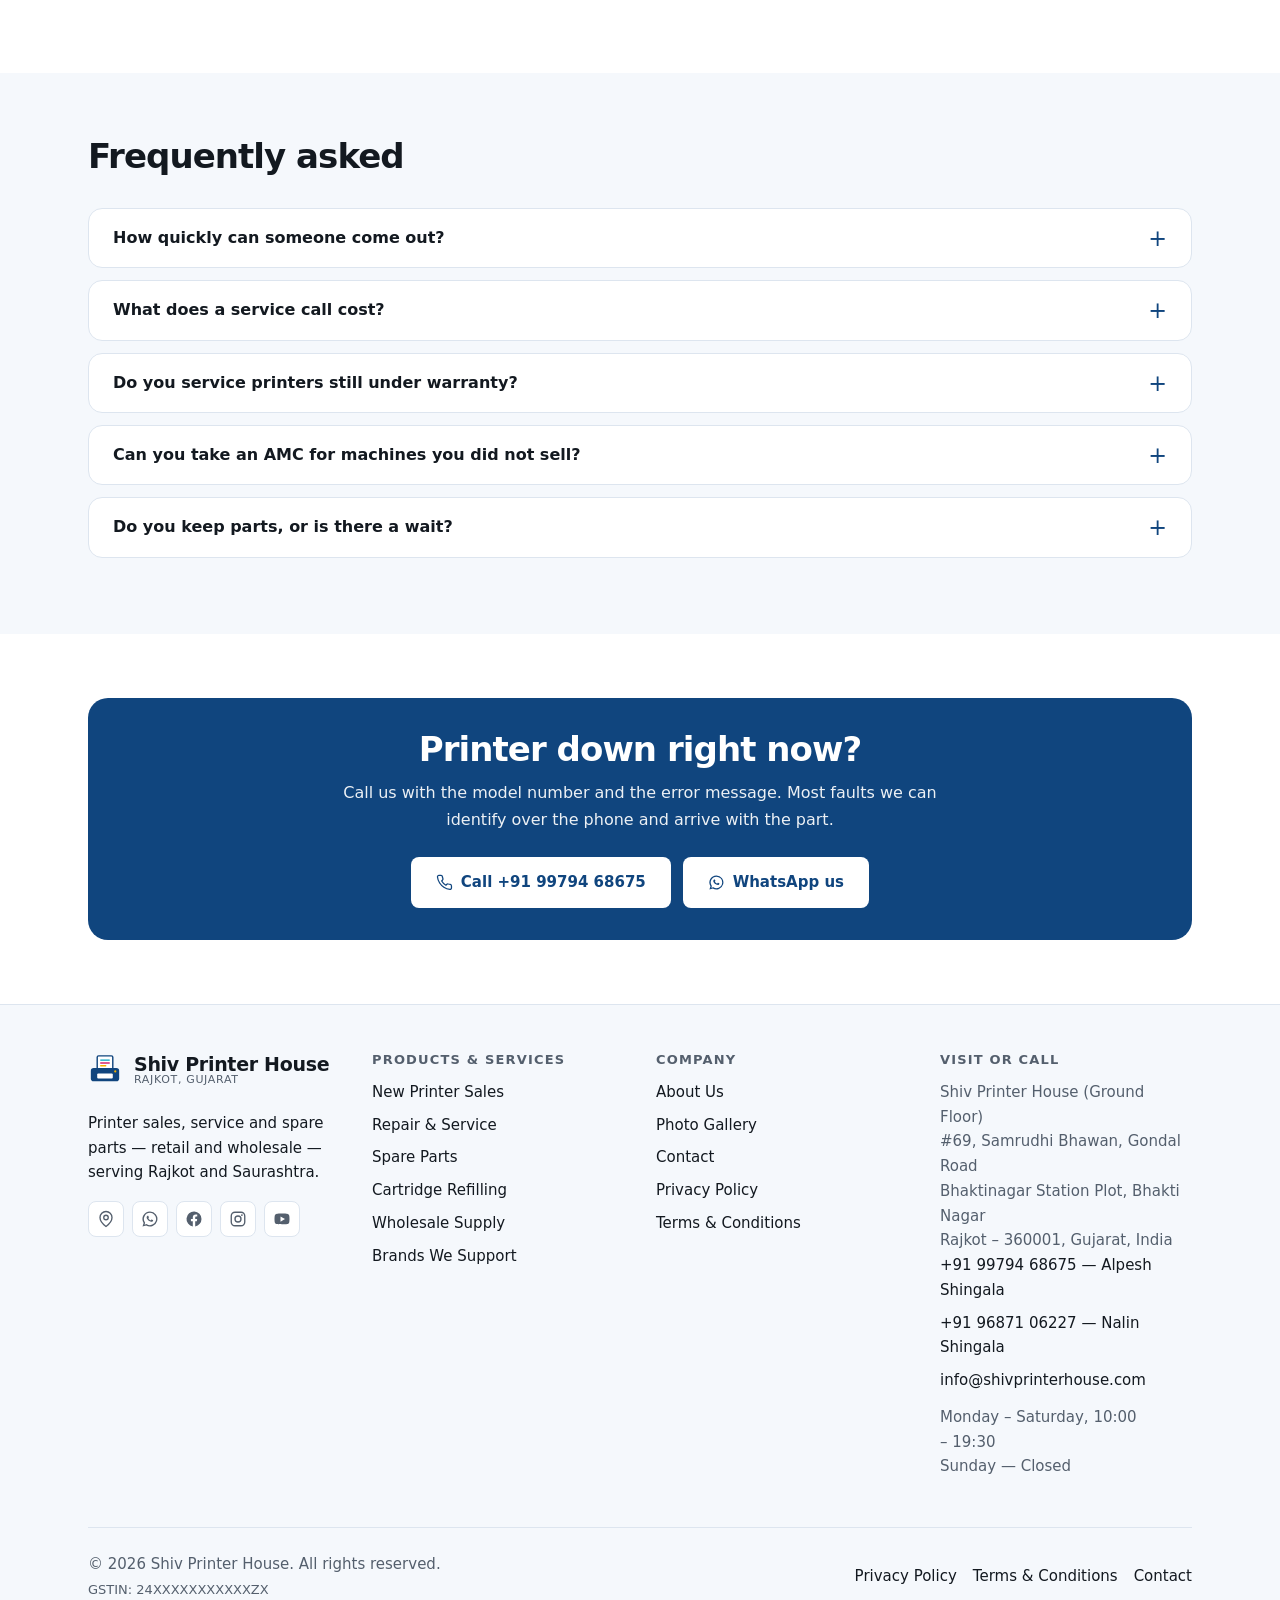
<file: services/index.html>
<!DOCTYPE html>
<html lang="en-IN">
<head>
<meta charset="utf-8">
<meta name="viewport" content="width=device-width, initial-scale=1">
<title>Printer Repair &amp; Service in Rajkot | On-site Service &amp; AMC</title>
<meta name="description" content="Printer repair and on-site service in Rajkot for all major brands. Installation, preventive maintenance and Annual Maintenance Contracts for offices, schools and clinics.">
<link rel="canonical" href="https://shivprinterhouse.com/services/">
<meta name="robots" content="index, follow, max-image-preview:large, max-snippet:-1">
<meta name="theme-color" content="#10457e" media="(prefers-color-scheme: light)">
<meta name="theme-color" content="#0f1319" media="(prefers-color-scheme: dark)">
<meta name="author" content="Shiv Printer House">
<meta name="geo.region" content="IN-GJ">
<meta name="geo.placename" content="Rajkot">
<meta property="og:type" content="website">
<meta property="og:site_name" content="Shiv Printer House">
<meta property="og:locale" content="en_IN">
<meta property="og:title" content="Printer Repair &amp; Service in Rajkot | On-site Service &amp; AMC">
<meta property="og:description" content="Printer repair and on-site service in Rajkot for all major brands. Installation, preventive maintenance and Annual Maintenance Contracts for offices, schools and clinics.">
<meta property="og:url" content="https://shivprinterhouse.com/services/">
<meta property="og:image" content="https://shivprinterhouse.com/assets/images/og-image.jpg">
<meta property="og:image:width" content="1200">
<meta property="og:image:height" content="630">
<meta property="og:image:type" content="image/jpeg">
<meta property="og:image:alt" content="Shiv Printer House, Rajkot &ndash; printer sales, service and spare parts">
<meta name="twitter:card" content="summary_large_image">
<meta name="twitter:title" content="Printer Repair &amp; Service in Rajkot | On-site Service &amp; AMC">
<meta name="twitter:description" content="Printer repair and on-site service in Rajkot for all major brands. Installation, preventive maintenance and Annual Maintenance Contracts for offices, schools and clinics.">
<meta name="twitter:image" content="https://shivprinterhouse.com/assets/images/og-image.jpg">
<meta name="twitter:image:alt" content="Shiv Printer House, Rajkot &ndash; printer sales, service and spare parts">
<link rel="icon" href="../favicon.ico" sizes="32x32">
<link rel="icon" href="../assets/icons/favicon.svg" type="image/svg+xml">
<link rel="apple-touch-icon" href="../assets/icons/apple-touch-icon.png">
<link rel="manifest" href="../manifest.webmanifest">
<link rel="stylesheet" href="../assets/css/style.css?v=2">
<script src="../assets/js/site.js?v=2" defer></script>
<script type="application/ld+json">
{
  "@context": "https://schema.org",
  "@graph": [
  {
    "@type": "Service",
    "name": "Printer repair and service",
    "description": "Printer repair, on-site service, installation, preventive maintenance and Annual Maintenance Contracts for all major printer brands in Rajkot, Gujarat.",
    "url": "https://shivprinterhouse.com/services/",
    "serviceType": "Printer repair and service",
    "provider": { "@id": "https://shivprinterhouse.com/#business" },
    "areaServed": [
      { "@type": "City", "name": "Rajkot" },
      { "@type": "AdministrativeArea", "name": "Saurashtra, Gujarat" }
    ]
  },
  {
    "@type": "FAQPage",
    "mainEntity": [
      {"@type":"Question","name":"How quickly can someone come out?","acceptedAnswer":{"@type":"Answer","text":"For customers inside Rajkot city we aim to attend on the same working day when the call comes in during business hours, and AMC customers get priority. Call early in the day if the machine is critical."}},
      {"@type":"Question","name":"What does a service call cost?","acceptedAnswer":{"@type":"Answer","text":"Charges depend on the machine, the fault and whether you are on an AMC, so we quote after diagnosis rather than publishing a flat rate. We tell you the cost before doing the work &mdash; there are no surprise charges, and we will tell you if a repair is not worth doing."}},
      {"@type":"Question","name":"Do you service printers still under warranty?","acceptedAnswer":{"@type":"Answer","text":"Yes, but if the machine is in warranty it is usually better to claim through the manufacturer, and third-party repair can void some warranties. We will check the warranty status first and tell you which route is better for you."}},
      {"@type":"Question","name":"Can you take an AMC for machines you did not sell?","acceptedAnswer":{"@type":"Answer","text":"Yes. We contract for mixed fleets from any brand. We normally do a one-time health check of each machine first, so both sides know what condition the fleet is in before the contract starts."}},
      {"@type":"Question","name":"Do you keep parts, or is there a wait?","acceptedAnswer":{"@type":"Answer","text":"Fast-moving parts for common models &mdash; pickup rollers, fuser films, separation pads, cartridges &mdash; are kept in stock. Less common boards and assemblies are sourced to order, and we will tell you the expected time when we quote."}}
    ]
  },
  {
    "@type": "BreadcrumbList",
    "itemListElement": [
      {"@type":"ListItem","position":1,"name":"Home","item":"https://shivprinterhouse.com/"},
      {"@type":"ListItem","position":2,"name":"Printer Repair &amp; Service","item":"https://shivprinterhouse.com/services/"}
    ]
  }
  ]
}
</script>
</head>
<body>
<a class="skip-link" href="#main">Skip to main content</a>
  <header class="site-header">
    <div class="container header-inner">
      <a class="brand-link" href="../">
        <img src="../assets/icons/logo.svg" alt="" width="34" height="34">
        <span class="brand-name">Shiv Printer House<span class="brand-sub">Rajkot, Gujarat</span></span>
      </a>
      <div class="header-actions">
        <button class="nav-toggle" type="button" aria-expanded="false" aria-controls="site-nav">
          <span>Menu</span>
        </button>
        <nav class="nav" id="site-nav" aria-label="Main">
          <ul class="nav-list">
          <li><a href="../printer-sales/">Printers</a></li>
          <li><a href="../services/" aria-current="page">Services</a></li>
          <li><a href="../products/">Spare Parts</a></li>
          <li><a href="../wholesale/">Wholesale</a></li>
          <li><a href="../gallery/">Gallery</a></li>
          <li><a href="../brands/">Brands</a></li>
          <li><a href="../about/">About</a></li>
          <li class="nav-cta"><a class="btn btn-sm" href="../contact/">Contact us</a></li>
          </ul>
        </nav>
        <button class="theme-toggle" type="button" aria-pressed="false" aria-label="Switch to dark theme">
          <span class="icon-moon"><svg viewBox="0 0 24 24" fill="none" stroke="currentColor" stroke-width="1.8" stroke-linecap="round" stroke-linejoin="round" aria-hidden="true" focusable="false"><path d="M21 12.8A9 9 0 1 1 11.2 3a7 7 0 0 0 9.8 9.8Z"/></svg></span>
          <span class="icon-sun"><svg viewBox="0 0 24 24" fill="none" stroke="currentColor" stroke-width="1.8" stroke-linecap="round" stroke-linejoin="round" aria-hidden="true" focusable="false"><circle cx="12" cy="12" r="4.5"/><path d="M12 1.5v2M12 20.5v2M4.2 4.2l1.4 1.4M18.4 18.4l1.4 1.4M1.5 12h2M20.5 12h2M4.2 19.8l1.4-1.4M18.4 5.6l1.4-1.4"/></svg></span>
        </button>
      </div>
    </div>
  </header>
<main id="main">
  <nav class="breadcrumb container" aria-label="Breadcrumb">
    <ol>
        <li><a href="../">Home</a></li>
        <li><span aria-current="page">Printer Repair &amp; Service</span></li>
    </ol>
  </nav>
  <div class="container page-head">
    <span class="eyebrow">Repair &amp; service</span>
    <h1>Printer repair, on-site service and AMC in Rajkot</h1>
    <p>Workshop repairs at Gondal Road and on-site service across Rajkot city, for laser, inkjet, ink
      tank, multifunction and dot matrix printers of every major brand.</p>
    <div class="btn-group mt-5">
      <a class="btn" href="tel:+919979468675"><svg viewBox="0 0 24 24" fill="none" stroke="currentColor" stroke-width="1.8" stroke-linecap="round" stroke-linejoin="round" aria-hidden="true" focusable="false"><path d="M22 16.9v3a2 2 0 0 1-2.2 2 19.8 19.8 0 0 1-8.6-3.1 19.5 19.5 0 0 1-6-6A19.8 19.8 0 0 1 2.1 4.2 2 2 0 0 1 4.1 2h3a2 2 0 0 1 2 1.7c.1 1 .4 1.9.7 2.8a2 2 0 0 1-.5 2.1L8.1 9.9a16 16 0 0 0 6 6l1.3-1.3a2 2 0 0 1 2.1-.4c.9.3 1.8.6 2.8.7a2 2 0 0 1 1.7 2Z"/></svg>Book a service call</a>
      <a class="btn btn-outline" href="https://wa.me/919979468675" rel="noopener" target="_blank"><svg viewBox="0 0 24 24" fill="currentColor" aria-hidden="true" focusable="false"><path d="M12 2a10 10 0 0 0-8.5 15.3L2 22l4.8-1.4A10 10 0 1 0 12 2Zm0 1.8a8.2 8.2 0 0 1 0 16.4 8.2 8.2 0 0 1-4.2-1.2l-.3-.2-2.8.8.8-2.7-.2-.3A8.2 8.2 0 0 1 12 3.8Zm-3 4c-.2 0-.5.1-.7.3-.3.3-.8.9-.8 1.8 0 1 .7 2 .8 2.1.1.2 1.4 2.3 3.5 3.1 1.7.7 2.2.6 2.6.6.5 0 1.4-.5 1.6-1 .2-.6.2-1 .1-1.1 0-.1-.2-.2-.4-.3l-1.4-.7c-.2 0-.3-.1-.5.1l-.6.8c-.1.2-.3.2-.5.1a6 6 0 0 1-1.7-1 6.6 6.6 0 0 1-1.2-1.5c-.1-.2 0-.3.1-.4l.4-.5.2-.4c0-.2 0-.3-.1-.4l-.6-1.4c-.1-.2-.2-.2-.4-.2Z"/></svg>Describe the fault</a>
    </div>
  </div>

  <section class="pt-0">
    <div class="container">
      <div class="section-head"><h2>What we handle</h2></div>
      <div class="grid">
        <div class="card">
          <span class="card-icon"><svg viewBox="0 0 24 24" fill="none" stroke="currentColor" stroke-width="1.8" stroke-linecap="round" stroke-linejoin="round" aria-hidden="true" focusable="false"><path d="M14.2 6.8a4 4 0 1 0 5 5L21 21l-2 2-9.2-9.2a4 4 0 0 1-5-5L2 4l2-2 5.2 5.2Z"/></svg></span>
          <h3>Printer repair</h3>
          <p>Full diagnosis and component-level repair &mdash; rollers, fusers, drums, boards, motors,
            sensors and scanner assemblies.</p>
        </div>
        <div class="card">
          <span class="card-icon"><svg viewBox="0 0 24 24" fill="none" stroke="currentColor" stroke-width="1.8" stroke-linecap="round" stroke-linejoin="round" aria-hidden="true" focusable="false"><path d="M1 6h12v11H1z"/><path d="M13 9h4l4 4v4h-8"/><circle cx="6" cy="19" r="2"/><circle cx="17" cy="19" r="2"/></svg></span>
          <h3>On-site service</h3>
          <p>We come to your office or shop anywhere in Rajkot city, which is usually faster than
            moving a heavy machine.</p>
        </div>
        <div class="card">
          <span class="card-icon"><svg viewBox="0 0 24 24" fill="none" stroke="currentColor" stroke-width="1.8" stroke-linecap="round" stroke-linejoin="round" aria-hidden="true" focusable="false"><path d="M7 8V3h10v5"/><path d="M7 17H5a2 2 0 0 1-2-2v-4a2 2 0 0 1 2-2h14a2 2 0 0 1 2 2v4a2 2 0 0 1-2 2h-2"/><rect x="7" y="14" width="10" height="7" rx="1"/></svg></span>
          <h3>Installation &amp; setup</h3>
          <p>New machine installation, driver and network configuration, shared printing across
            multiple computers, and duplex or mono defaults to cut costs.</p>
        </div>
        <div class="card">
          <span class="card-icon"><svg viewBox="0 0 24 24" fill="none" stroke="currentColor" stroke-width="1.8" stroke-linecap="round" stroke-linejoin="round" aria-hidden="true" focusable="false"><path d="M12 22s8-4 8-10V5l-8-3-8 3v7c0 6 8 10 8 10Z"/><path d="m9 12 2 2 4-4"/></svg></span>
          <h3>Annual Maintenance Contracts</h3>
          <p>Preventive servicing and priority breakdown cover for offices, schools and clinics, on
            comprehensive or non-comprehensive terms.</p>
        </div>
        <div class="card">
          <span class="card-icon"><svg viewBox="0 0 24 24" fill="none" stroke="currentColor" stroke-width="1.8" stroke-linecap="round" stroke-linejoin="round" aria-hidden="true" focusable="false"><path d="M4 20h16"/><path d="M7 20V8l5-5 5 5v12"/><path d="M7 12h10"/></svg></span>
          <h3>Preventive maintenance</h3>
          <p>Scheduled cleaning, roller inspection, firmware and driver checks, and consumable
            planning so machines fail less often.</p>
        </div>
        <div class="card">
          <span class="card-icon"><svg viewBox="0 0 24 24" fill="none" stroke="currentColor" stroke-width="1.8" stroke-linecap="round" stroke-linejoin="round" aria-hidden="true" focusable="false"><rect x="7" y="7" width="10" height="10" rx="1.5"/><path d="M10 3v4M14 3v4M10 17v4M14 17v4M3 10h4M3 14h4M17 10h4M17 14h4"/></svg></span>
          <h3>Parts replacement</h3>
          <p>Genuine and quality-compatible parts fitted and tested, drawn from our own stock wherever
            possible.</p>
        </div>
      </div>
    </div>
  </section>

  <section class="section-alt">
    <div class="container">
      <div class="section-head">
        <span class="eyebrow">Common faults</span>
        <h2>Symptoms we see every week</h2>
        <p>Use this to describe the problem when you call &mdash; it helps us bring the right part
          on the first visit.</p>
      </div>
      <div class="table-wrap">
        <table>
          <caption>Typical causes and the usual fix. Actual diagnosis depends on the model.</caption>
          <thead><tr><th scope="col">Symptom</th><th scope="col">Likely cause</th>
            <th scope="col">Usual remedy</th></tr></thead>
          <tbody>
          <tr><th scope="row">Paper not picking up, or repeated jams</th><td>Worn pickup roller, tired separation pad, wrong paper</td><td>Roller and pad replacement, paper path clean</td></tr>
          <tr><th scope="row">Grey or black smudges down the page</th><td>Scored drum, waste toner overflow, damaged wiper blade</td><td>Drum or cartridge replacement, cleaning</td></tr>
          <tr><th scope="row">Faded or patchy print</th><td>Toner low, worn drum, incorrect density, damp paper</td><td>Consumable check and replacement, calibration</td></tr>
          <tr><th scope="row">Toner not fusing, print rubs off</th><td>Failed fuser film or fuser assembly</td><td>Fuser film or fuser unit replacement</td></tr>
          <tr><th scope="row">Repeated marks at regular intervals</th><td>Damaged roller or drum surface</td><td>Identify the roller by mark pitch, replace</td></tr>
          <tr><th scope="row">Blank pages from an inkjet</th><td>Clogged or failed print head, air in the lines</td><td>Head cleaning, flushing, or head replacement</td></tr>
          <tr><th scope="row">Vertical banding on an ink tank printer</th><td>Partially blocked nozzles, air lock</td><td>Nozzle clean, ink line purge, alignment</td></tr>
          <tr><th scope="row">Printer not detected by the computer</th><td>Driver or spooler problem, USB or network fault</td><td>Driver reinstall, port and network fix</td></tr>
          <tr><th scope="row">Dead unit, no power or no display</th><td>Power supply board, fuse, control panel failure</td><td>Power board or panel repair or replacement</td></tr>
          <tr><th scope="row">Scanner or ADF not feeding</th><td>ADF rollers, scanner motor, flat cable</td><td>Roller kit, cable or scanner assembly replacement</td></tr>
          <tr><th scope="row">Dot matrix printing faint or missing pins</th><td>Worn ribbon, failing print head</td><td>Ribbon replacement, print head service or swap</td></tr>
          <tr><th scope="row">Error codes on the display</th><td>Model-specific: fuser, laser, memory or board faults</td><td>Read the code, diagnose, replace the failed part</td></tr>
          </tbody>
        </table>
      </div>
    </div>
  </section>

  <section>
    <div class="container">
      <div class="grid grid-2">
        <div>
          <h2>How a repair works</h2>
          <ol class="stack ol-indent">
            <li><strong>Tell us the model and the symptom.</strong> A photo of the model label and the
              error on screen saves a lot of time.</li>
            <li><strong>We diagnose.</strong> At our counter, or at your premises for on-site calls.</li>
            <li><strong>We quote before working.</strong> Parts and labour, with an honest view on
              whether the machine is worth repairing.</li>
            <li><strong>Repair and test.</strong> The part is fitted and the machine is print-tested
              before it goes back into service.</li>
            <li><strong>Handover.</strong> We explain what failed and what to watch for, so it is less
              likely to happen again.</li>
          </ol>
        </div>
        <div>
          <h2>Service and AMC options</h2>
          <div class="table-wrap">
            <table>
              <caption>AMC scope is agreed per contract &mdash; machine count, models and volume all matter.</caption>
              <thead><tr><th scope="col">Option</th><th scope="col">Covers</th>
                <th scope="col">Not covered</th></tr></thead>
              <tbody>
          <tr><th scope="row">Non-comprehensive AMC</th><td>Scheduled preventive service visits, labour for breakdown calls, priority response</td><td>Spare parts and consumables charged separately at agreed rates</td></tr>
          <tr><th scope="row">Comprehensive AMC</th><td>Everything above, plus the spare parts covered by the contract</td><td>Consumables such as toner and ink usually quoted separately</td></tr>
          <tr><th scope="row">Per-call service</th><td>No contract &mdash; call us when something breaks</td><td>Charged per visit, plus any parts used</td></tr>
              </tbody>
            </table>
          </div>
          <p class="mt-4"><a href="../contact/">Ask for an AMC quote &rarr;</a></p>
        </div>
      </div>
    </div>
  </section>

  <section class="section-alt">
    <div class="container">
      <div class="section-head"><h2>Frequently asked</h2></div>
      <div class="faq">
        <details>
          <summary>How quickly can someone come out?</summary>
          <div class="faq-body"><p>For customers inside Rajkot city we aim to attend on the same working day when the call comes in during business hours, and AMC customers get priority. Call early in the day if the machine is critical.</p></div>
        </details>
        <details>
          <summary>What does a service call cost?</summary>
          <div class="faq-body"><p>Charges depend on the machine, the fault and whether you are on an AMC, so we quote after diagnosis rather than publishing a flat rate. We tell you the cost before doing the work &mdash; there are no surprise charges, and we will tell you if a repair is not worth doing.</p></div>
        </details>
        <details>
          <summary>Do you service printers still under warranty?</summary>
          <div class="faq-body"><p>Yes, but if the machine is in warranty it is usually better to claim through the manufacturer, and third-party repair can void some warranties. We will check the warranty status first and tell you which route is better for you.</p></div>
        </details>
        <details>
          <summary>Can you take an AMC for machines you did not sell?</summary>
          <div class="faq-body"><p>Yes. We contract for mixed fleets from any brand. We normally do a one-time health check of each machine first, so both sides know what condition the fleet is in before the contract starts.</p></div>
        </details>
        <details>
          <summary>Do you keep parts, or is there a wait?</summary>
          <div class="faq-body"><p>Fast-moving parts for common models &mdash; pickup rollers, fuser films, separation pads, cartridges &mdash; are kept in stock. Less common boards and assemblies are sourced to order, and we will tell you the expected time when we quote.</p></div>
        </details>
      </div>
    </div>
  </section>

  <section>
    <div class="container">
      <div class="cta-band">
        <h2>Printer down right now?</h2>
        <p>Call us with the model number and the error message. Most faults we can identify over the phone and arrive with the part.</p>
        <div class="btn-group center-x mt-5">
          <a class="btn" href="tel:+919979468675"><svg viewBox="0 0 24 24" fill="none" stroke="currentColor" stroke-width="1.8" stroke-linecap="round" stroke-linejoin="round" aria-hidden="true" focusable="false"><path d="M22 16.9v3a2 2 0 0 1-2.2 2 19.8 19.8 0 0 1-8.6-3.1 19.5 19.5 0 0 1-6-6A19.8 19.8 0 0 1 2.1 4.2 2 2 0 0 1 4.1 2h3a2 2 0 0 1 2 1.7c.1 1 .4 1.9.7 2.8a2 2 0 0 1-.5 2.1L8.1 9.9a16 16 0 0 0 6 6l1.3-1.3a2 2 0 0 1 2.1-.4c.9.3 1.8.6 2.8.7a2 2 0 0 1 1.7 2Z"/></svg>Call +91 99794 68675</a>
          <a class="btn" href="https://wa.me/919979468675" rel="noopener" target="_blank"><svg viewBox="0 0 24 24" fill="currentColor" aria-hidden="true" focusable="false"><path d="M12 2a10 10 0 0 0-8.5 15.3L2 22l4.8-1.4A10 10 0 1 0 12 2Zm0 1.8a8.2 8.2 0 0 1 0 16.4 8.2 8.2 0 0 1-4.2-1.2l-.3-.2-2.8.8.8-2.7-.2-.3A8.2 8.2 0 0 1 12 3.8Zm-3 4c-.2 0-.5.1-.7.3-.3.3-.8.9-.8 1.8 0 1 .7 2 .8 2.1.1.2 1.4 2.3 3.5 3.1 1.7.7 2.2.6 2.6.6.5 0 1.4-.5 1.6-1 .2-.6.2-1 .1-1.1 0-.1-.2-.2-.4-.3l-1.4-.7c-.2 0-.3-.1-.5.1l-.6.8c-.1.2-.3.2-.5.1a6 6 0 0 1-1.7-1 6.6 6.6 0 0 1-1.2-1.5c-.1-.2 0-.3.1-.4l.4-.5.2-.4c0-.2 0-.3-.1-.4l-.6-1.4c-.1-.2-.2-.2-.4-.2Z"/></svg>WhatsApp us</a>
        </div>
      </div>
    </div>
  </section>

</main>
  <footer class="site-footer">
    <div class="container">
      <div class="footer-grid">
        <div>
          <a class="brand-link" href="../">
            <img src="../assets/icons/logo.svg" alt="" width="34" height="34">
            <span class="brand-name">Shiv Printer House<span class="brand-sub">Rajkot, Gujarat</span></span>
          </a>
          <p class="mt-4">Printer sales, service and spare parts &mdash; retail and wholesale &mdash; serving Rajkot and Saurashtra.</p>
          <!-- CONFIG social: profiles are suggested handles. Confirm or replace before launch. -->
          <ul class="social">
            <li><a href="https://maps.app.goo.gl/vSHveZ3JDfV5cDCq6" rel="noopener" target="_blank" title="Google Maps"><span class="sr-only">Find Shiv Printer House on Google Maps</span><svg viewBox="0 0 24 24" fill="none" stroke="currentColor" stroke-width="1.8" stroke-linecap="round" stroke-linejoin="round" aria-hidden="true" focusable="false"><path d="M20 10c0 6-8 12-8 12s-8-6-8-12a8 8 0 0 1 16 0Z"/><circle cx="12" cy="10" r="3"/></svg></a></li>
            <li><a href="https://wa.me/919979468675" rel="noopener" target="_blank" title="WhatsApp"><span class="sr-only">Chat with Shiv Printer House on WhatsApp</span><svg viewBox="0 0 24 24" fill="currentColor" aria-hidden="true" focusable="false"><path d="M12 2a10 10 0 0 0-8.5 15.3L2 22l4.8-1.4A10 10 0 1 0 12 2Zm0 1.8a8.2 8.2 0 0 1 0 16.4 8.2 8.2 0 0 1-4.2-1.2l-.3-.2-2.8.8.8-2.7-.2-.3A8.2 8.2 0 0 1 12 3.8Zm-3 4c-.2 0-.5.1-.7.3-.3.3-.8.9-.8 1.8 0 1 .7 2 .8 2.1.1.2 1.4 2.3 3.5 3.1 1.7.7 2.2.6 2.6.6.5 0 1.4-.5 1.6-1 .2-.6.2-1 .1-1.1 0-.1-.2-.2-.4-.3l-1.4-.7c-.2 0-.3-.1-.5.1l-.6.8c-.1.2-.3.2-.5.1a6 6 0 0 1-1.7-1 6.6 6.6 0 0 1-1.2-1.5c-.1-.2 0-.3.1-.4l.4-.5.2-.4c0-.2 0-.3-.1-.4l-.6-1.4c-.1-.2-.2-.2-.4-.2Z"/></svg></a></li>
            <li><a href="https://www.facebook.com/shivprinterhouse" rel="noopener me" target="_blank" title="Facebook"><span class="sr-only">Shiv Printer House on Facebook</span><svg viewBox="0 0 24 24" fill="currentColor" aria-hidden="true" focusable="false"><path d="M22 12a10 10 0 1 0-11.6 9.9v-7H7.9V12h2.5V9.8c0-2.5 1.5-3.9 3.8-3.9l2.1.2v2.4h-1.2c-1.2 0-1.5.7-1.5 1.5V12h2.6l-.4 2.9h-2.2v7A10 10 0 0 0 22 12Z"/></svg></a></li>
            <li><a href="https://www.instagram.com/shivprinterhouse" rel="noopener me" target="_blank" title="Instagram"><span class="sr-only">Shiv Printer House on Instagram</span><svg viewBox="0 0 24 24" fill="none" stroke="currentColor" stroke-width="1.8" stroke-linecap="round" aria-hidden="true" focusable="false"><rect x="3" y="3" width="18" height="18" rx="5"/><circle cx="12" cy="12" r="4"/><circle cx="17.2" cy="6.8" r="1.2" fill="currentColor" stroke="none"/></svg></a></li>
            <li><a href="https://www.youtube.com/@shivprinterhouse" rel="noopener me" target="_blank" title="Youtube"><span class="sr-only">Shiv Printer House on Youtube</span><svg viewBox="0 0 24 24" fill="currentColor" aria-hidden="true" focusable="false"><path d="M21.6 7.2a2.8 2.8 0 0 0-2-2C17.9 4.8 12 4.8 12 4.8s-5.9 0-7.6.4a2.8 2.8 0 0 0-2 2C2 8.9 2 12 2 12s0 3.1.4 4.8a2.8 2.8 0 0 0 2 2c1.7.4 7.6.4 7.6.4s5.9 0 7.6-.4a2.8 2.8 0 0 0 2-2C22 15.1 22 12 22 12s0-3.1-.4-4.8ZM10 15.5v-7l6 3.5-6 3.5Z"/></svg></a></li>
          </ul>
        </div>
        <div>
          <h2>Products &amp; Services</h2>
          <ul>
            <li><a href="../printer-sales/">New Printer Sales</a></li>
            <li><a href="../services/">Repair &amp; Service</a></li>
            <li><a href="../products/">Spare Parts</a></li>
            <li><a href="../cartridge-refilling/">Cartridge Refilling</a></li>
            <li><a href="../wholesale/">Wholesale Supply</a></li>
            <li><a href="../brands/">Brands We Support</a></li>
          </ul>
        </div>
        <div>
          <h2>Company</h2>
          <ul>
            <li><a href="../about/">About Us</a></li>
            <li><a href="../gallery/">Photo Gallery</a></li>
            <li><a href="../contact/">Contact</a></li>
            <li><a href="../privacy/">Privacy Policy</a></li>
            <li><a href="../terms/">Terms &amp; Conditions</a></li>
          </ul>
        </div>
        <div>
          <h2>Visit or Call</h2>
          <address>
            Shiv Printer House (Ground Floor)<br>
            #69, Samrudhi Bhawan, Gondal Road<br>
            Bhaktinagar Station Plot, Bhakti Nagar<br>
            Rajkot &ndash; 360001, Gujarat, India
          </address>
          <ul class="mt-3">
            <li><a href="tel:+919979468675">+91 99794 68675</a> &mdash; Alpesh Shingala</li>
            <li><a href="tel:+919687106227">+91 96871 06227</a> &mdash; Nalin Shingala</li>
            <li><a href="mailto:info@shivprinterhouse.com">info@shivprinterhouse.com</a></li>
          </ul>
          <p class="mt-3 muted">Monday – Saturday, 10:00 – 19:30<br>Sunday — Closed</p>
        </div>
      </div>
      <div class="footer-bottom">
        <p class="m-0">&copy; <span>2026</span> Shiv Printer House. All rights reserved.<br>
          <!-- CONFIG gstin: replace with the real 15-digit GSTIN before launch -->
          <small>GSTIN: 24XXXXXXXXXXXZX</small>
        </p>
        <ul>
          <li><a href="../privacy/">Privacy Policy</a></li>
          <li><a href="../terms/">Terms &amp; Conditions</a></li>
          <li><a href="../contact/">Contact</a></li>
        </ul>
      </div>
    </div>
  </footer>
  <nav class="mobile-cta" aria-label="Quick contact">
    <a href="tel:+919979468675"><svg viewBox="0 0 24 24" fill="none" stroke="currentColor" stroke-width="1.8" stroke-linecap="round" stroke-linejoin="round" aria-hidden="true" focusable="false"><path d="M22 16.9v3a2 2 0 0 1-2.2 2 19.8 19.8 0 0 1-8.6-3.1 19.5 19.5 0 0 1-6-6A19.8 19.8 0 0 1 2.1 4.2 2 2 0 0 1 4.1 2h3a2 2 0 0 1 2 1.7c.1 1 .4 1.9.7 2.8a2 2 0 0 1-.5 2.1L8.1 9.9a16 16 0 0 0 6 6l1.3-1.3a2 2 0 0 1 2.1-.4c.9.3 1.8.6 2.8.7a2 2 0 0 1 1.7 2Z"/></svg>Call now</a>
    <a href="https://wa.me/919979468675" rel="noopener" target="_blank"><svg viewBox="0 0 24 24" fill="currentColor" aria-hidden="true" focusable="false"><path d="M12 2a10 10 0 0 0-8.5 15.3L2 22l4.8-1.4A10 10 0 1 0 12 2Zm0 1.8a8.2 8.2 0 0 1 0 16.4 8.2 8.2 0 0 1-4.2-1.2l-.3-.2-2.8.8.8-2.7-.2-.3A8.2 8.2 0 0 1 12 3.8Zm-3 4c-.2 0-.5.1-.7.3-.3.3-.8.9-.8 1.8 0 1 .7 2 .8 2.1.1.2 1.4 2.3 3.5 3.1 1.7.7 2.2.6 2.6.6.5 0 1.4-.5 1.6-1 .2-.6.2-1 .1-1.1 0-.1-.2-.2-.4-.3l-1.4-.7c-.2 0-.3-.1-.5.1l-.6.8c-.1.2-.3.2-.5.1a6 6 0 0 1-1.7-1 6.6 6.6 0 0 1-1.2-1.5c-.1-.2 0-.3.1-.4l.4-.5.2-.4c0-.2 0-.3-.1-.4l-.6-1.4c-.1-.2-.2-.2-.4-.2Z"/></svg>WhatsApp</a>
  </nav>
</body>
</html>
</file>
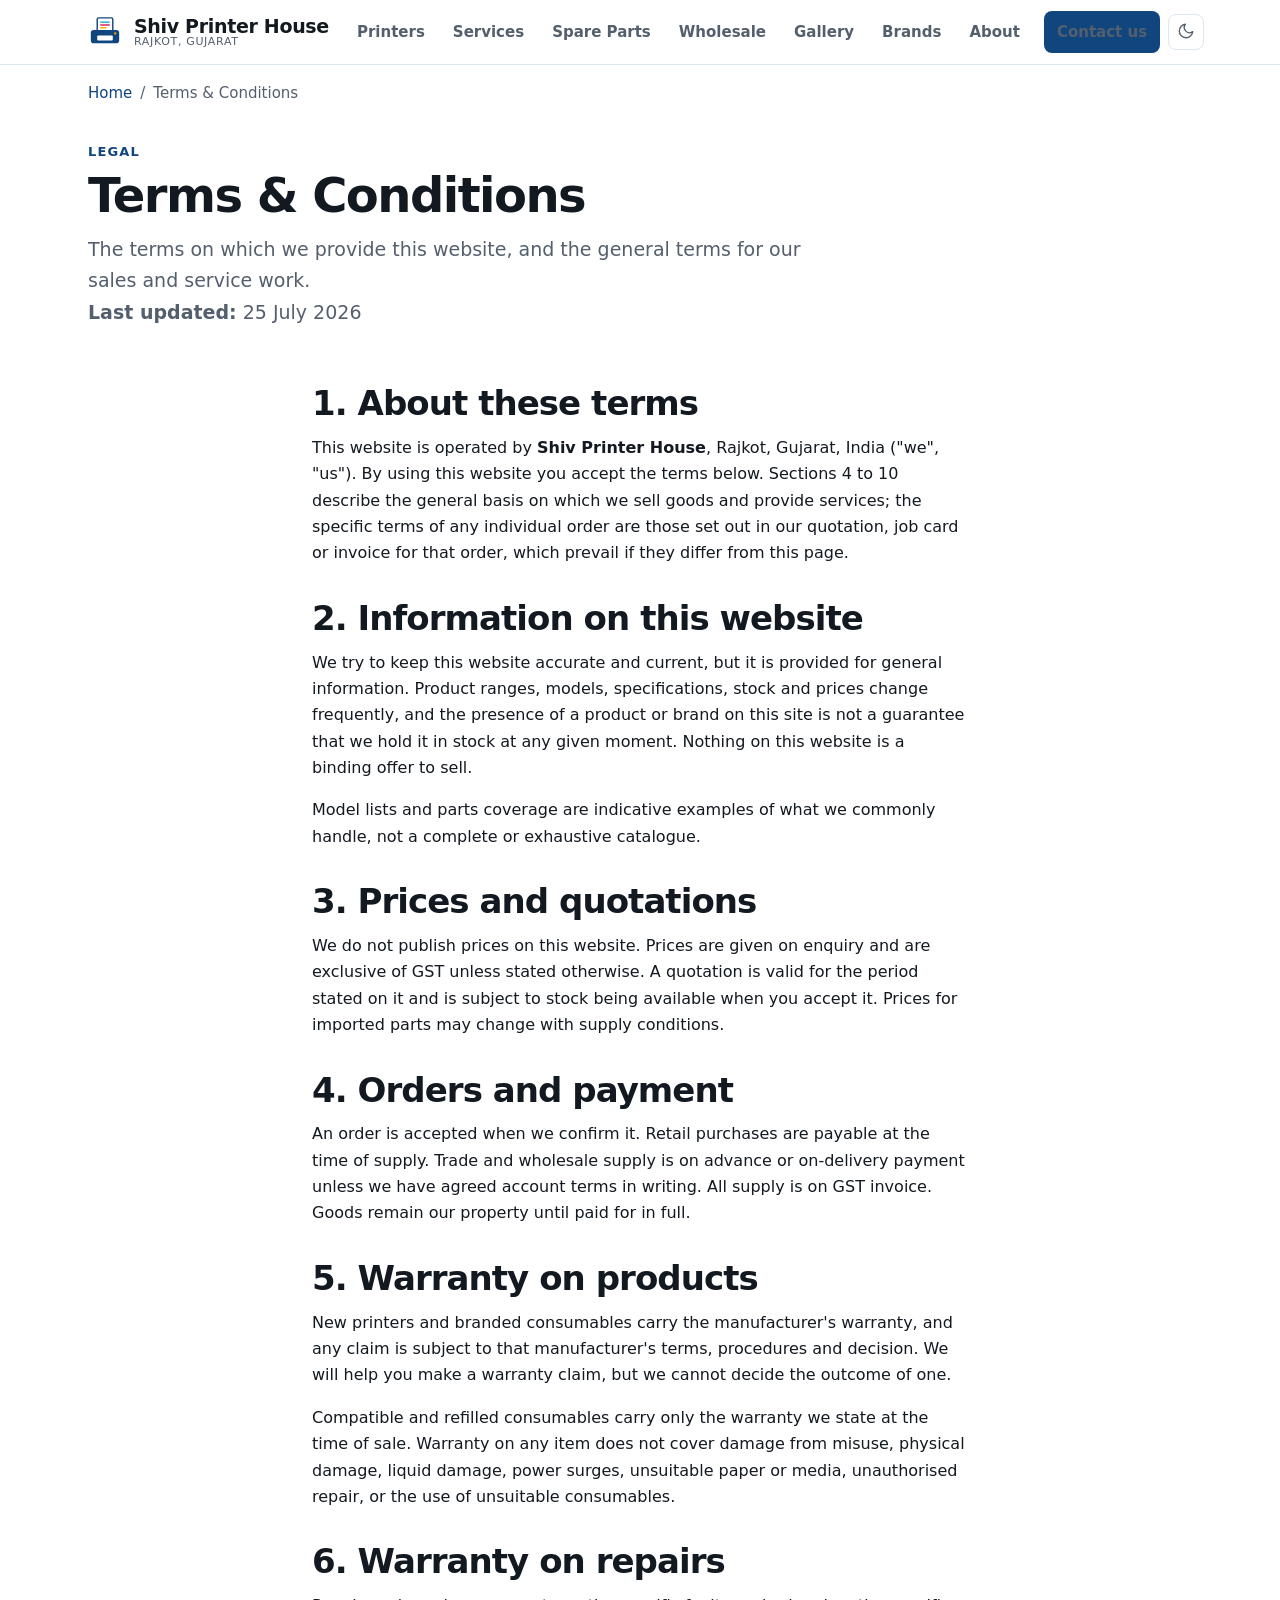
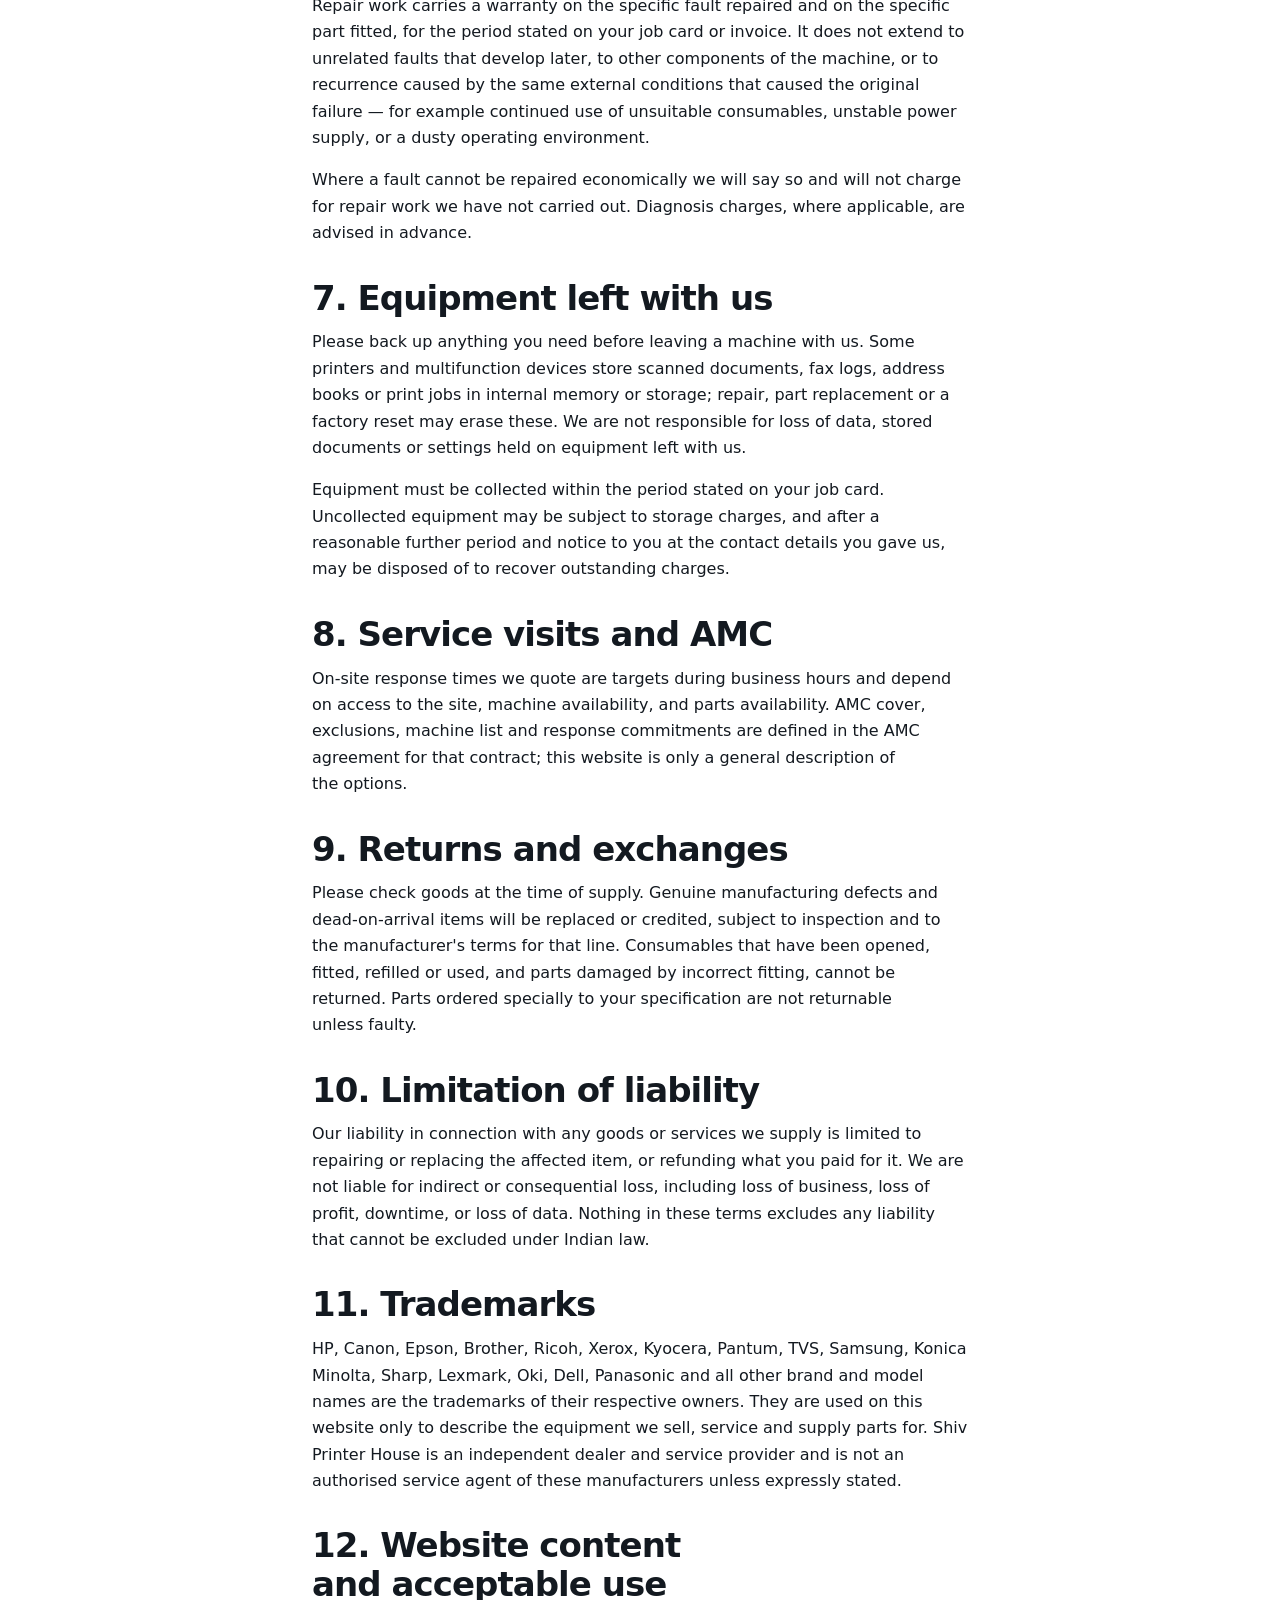
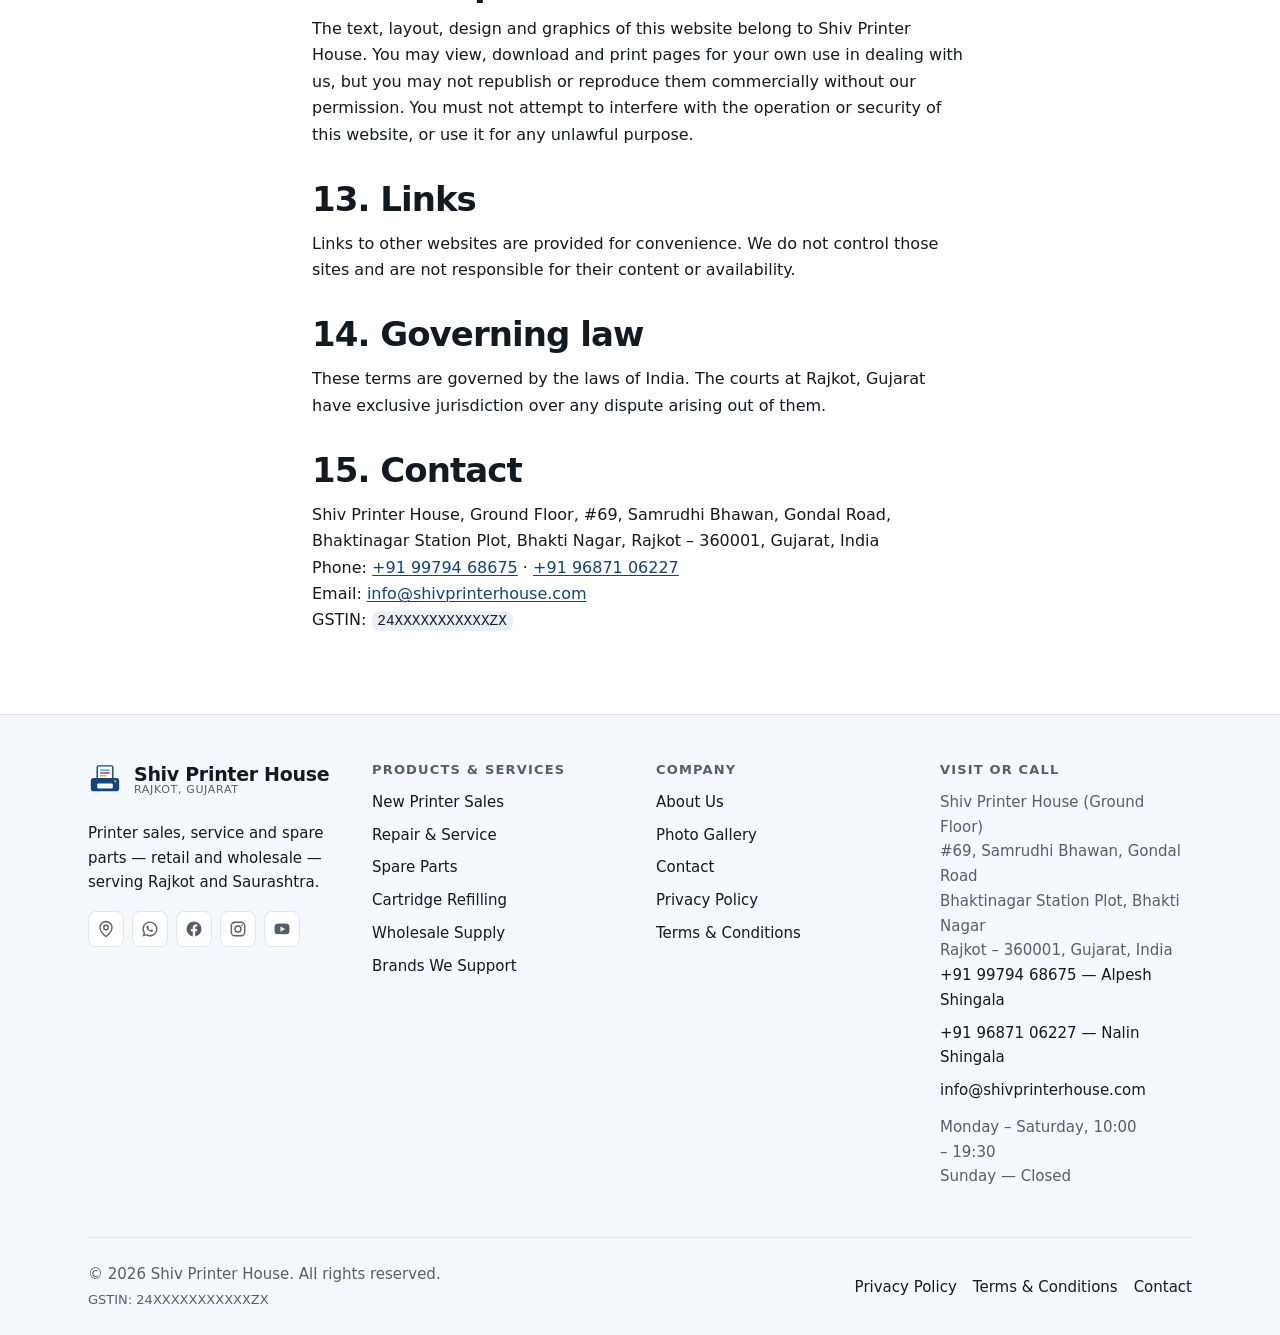
<file: terms/index.html>
<!DOCTYPE html>
<html lang="en-IN">
<head>
<meta charset="utf-8">
<meta name="viewport" content="width=device-width, initial-scale=1">
<title>Terms &amp; Conditions | Shiv Printer House, Rajkot</title>
<meta name="description" content="Website terms and the general terms for printer sales, spare parts supply, repair work and AMC services from Shiv Printer House, Rajkot.">
<link rel="canonical" href="https://shivprinterhouse.com/terms/">
<meta name="robots" content="index, follow, max-image-preview:large, max-snippet:-1">
<meta name="theme-color" content="#10457e" media="(prefers-color-scheme: light)">
<meta name="theme-color" content="#0f1319" media="(prefers-color-scheme: dark)">
<meta name="author" content="Shiv Printer House">
<meta name="geo.region" content="IN-GJ">
<meta name="geo.placename" content="Rajkot">
<meta property="og:type" content="website">
<meta property="og:site_name" content="Shiv Printer House">
<meta property="og:locale" content="en_IN">
<meta property="og:title" content="Terms &amp; Conditions | Shiv Printer House, Rajkot">
<meta property="og:description" content="Website terms and the general terms for printer sales, spare parts supply, repair work and AMC services from Shiv Printer House, Rajkot.">
<meta property="og:url" content="https://shivprinterhouse.com/terms/">
<meta property="og:image" content="https://shivprinterhouse.com/assets/images/og-image.jpg">
<meta property="og:image:width" content="1200">
<meta property="og:image:height" content="630">
<meta property="og:image:type" content="image/jpeg">
<meta property="og:image:alt" content="Shiv Printer House, Rajkot &ndash; printer sales, service and spare parts">
<meta name="twitter:card" content="summary_large_image">
<meta name="twitter:title" content="Terms &amp; Conditions | Shiv Printer House, Rajkot">
<meta name="twitter:description" content="Website terms and the general terms for printer sales, spare parts supply, repair work and AMC services from Shiv Printer House, Rajkot.">
<meta name="twitter:image" content="https://shivprinterhouse.com/assets/images/og-image.jpg">
<meta name="twitter:image:alt" content="Shiv Printer House, Rajkot &ndash; printer sales, service and spare parts">
<link rel="icon" href="../favicon.ico" sizes="32x32">
<link rel="icon" href="../assets/icons/favicon.svg" type="image/svg+xml">
<link rel="apple-touch-icon" href="../assets/icons/apple-touch-icon.png">
<link rel="manifest" href="../manifest.webmanifest">
<link rel="stylesheet" href="../assets/css/style.css?v=2">
<script src="../assets/js/site.js?v=2" defer></script>
<script type="application/ld+json">
{
  "@context": "https://schema.org",
  "@graph": [
  { "@type": "WebPage", "isPartOf": { "@id": "https://shivprinterhouse.com/#website" }, "about": { "@id": "https://shivprinterhouse.com/#business" } },
  {
    "@type": "BreadcrumbList",
    "itemListElement": [
      {"@type":"ListItem","position":1,"name":"Home","item":"https://shivprinterhouse.com/"},
      {"@type":"ListItem","position":2,"name":"Terms &amp; Conditions","item":"https://shivprinterhouse.com/terms/"}
    ]
  }
  ]
}
</script>
</head>
<body>
<a class="skip-link" href="#main">Skip to main content</a>
  <header class="site-header">
    <div class="container header-inner">
      <a class="brand-link" href="../">
        <img src="../assets/icons/logo.svg" alt="" width="34" height="34">
        <span class="brand-name">Shiv Printer House<span class="brand-sub">Rajkot, Gujarat</span></span>
      </a>
      <div class="header-actions">
        <button class="nav-toggle" type="button" aria-expanded="false" aria-controls="site-nav">
          <span>Menu</span>
        </button>
        <nav class="nav" id="site-nav" aria-label="Main">
          <ul class="nav-list">
          <li><a href="../printer-sales/">Printers</a></li>
          <li><a href="../services/">Services</a></li>
          <li><a href="../products/">Spare Parts</a></li>
          <li><a href="../wholesale/">Wholesale</a></li>
          <li><a href="../gallery/">Gallery</a></li>
          <li><a href="../brands/">Brands</a></li>
          <li><a href="../about/">About</a></li>
          <li class="nav-cta"><a class="btn btn-sm" href="../contact/">Contact us</a></li>
          </ul>
        </nav>
        <button class="theme-toggle" type="button" aria-pressed="false" aria-label="Switch to dark theme">
          <span class="icon-moon"><svg viewBox="0 0 24 24" fill="none" stroke="currentColor" stroke-width="1.8" stroke-linecap="round" stroke-linejoin="round" aria-hidden="true" focusable="false"><path d="M21 12.8A9 9 0 1 1 11.2 3a7 7 0 0 0 9.8 9.8Z"/></svg></span>
          <span class="icon-sun"><svg viewBox="0 0 24 24" fill="none" stroke="currentColor" stroke-width="1.8" stroke-linecap="round" stroke-linejoin="round" aria-hidden="true" focusable="false"><circle cx="12" cy="12" r="4.5"/><path d="M12 1.5v2M12 20.5v2M4.2 4.2l1.4 1.4M18.4 18.4l1.4 1.4M1.5 12h2M20.5 12h2M4.2 19.8l1.4-1.4M18.4 5.6l1.4-1.4"/></svg></span>
        </button>
      </div>
    </div>
  </header>
<main id="main">
  <nav class="breadcrumb container" aria-label="Breadcrumb">
    <ol>
        <li><a href="../">Home</a></li>
        <li><span aria-current="page">Terms &amp; Conditions</span></li>
    </ol>
  </nav>
  <div class="container page-head">
    <span class="eyebrow">Legal</span>
    <h1>Terms &amp; Conditions</h1>
    <p>The terms on which we provide this website, and the general terms for our sales and service work.</p>
    <!-- CONFIG date: update whenever these terms change -->
    <p class="t-sm muted"><strong>Last updated:</strong> 25 July 2026</p>
  </div>

  <section class="pt-0">
    <div class="container prose">
      <h2>1. About these terms</h2>
      <p>This website is operated by <strong>Shiv Printer House</strong>, Rajkot, Gujarat, India
        ("we", "us"). By using this website you accept the terms below. Sections 4 to 10 describe the
        general basis on which we sell goods and provide services; the specific terms of any individual
        order are those set out in our quotation, job card or invoice for that order, which prevail if
        they differ from this page.</p>

      <h2>2. Information on this website</h2>
      <p>We try to keep this website accurate and current, but it is provided for general information.
        Product ranges, models, specifications, stock and prices change frequently, and the presence of
        a product or brand on this site is not a guarantee that we hold it in stock at any given moment.
        Nothing on this website is a binding offer to sell.</p>
      <p>Model lists and parts coverage are indicative examples of what we commonly handle, not a
        complete or exhaustive catalogue.</p>

      <h2>3. Prices and quotations</h2>
      <p>We do not publish prices on this website. Prices are given on enquiry and are exclusive of GST
        unless stated otherwise. A quotation is valid for the period stated on it and is subject to
        stock being available when you accept it. Prices for imported parts may change with supply
        conditions.</p>

      <h2>4. Orders and payment</h2>
      <p>An order is accepted when we confirm it. Retail purchases are payable at the time of supply.
        Trade and wholesale supply is on advance or on-delivery payment unless we have agreed account
        terms in writing. All supply is on GST invoice. Goods remain our property until paid for in
        full.</p>

      <h2>5. Warranty on products</h2>
      <p>New printers and branded consumables carry the manufacturer's warranty, and any claim is
        subject to that manufacturer's terms, procedures and decision. We will help you make a warranty
        claim, but we cannot decide the outcome of one.</p>
      <p>Compatible and refilled consumables carry only the warranty we state at the time of sale.
        Warranty on any item does not cover damage from misuse, physical damage, liquid damage, power
        surges, unsuitable paper or media, unauthorised repair, or the use of unsuitable consumables.</p>

      <h2>6. Warranty on repairs</h2>
      <!-- CONFIG warranty-period: confirm the repair warranty period you actually offer and state it
           here, then keep this consistent with your job cards and invoices. -->
      <p>Repair work carries a warranty on the specific fault repaired and on the specific part fitted,
        for the period stated on your job card or invoice. It does not extend to unrelated faults that
        develop later, to other components of the machine, or to recurrence caused by the same external
        conditions that caused the original failure &mdash; for example continued use of unsuitable
        consumables, unstable power supply, or a dusty operating environment.</p>
      <p>Where a fault cannot be repaired economically we will say so and will not charge for repair
        work we have not carried out. Diagnosis charges, where applicable, are advised in advance.</p>

      <h2>7. Equipment left with us</h2>
      <p>Please back up anything you need before leaving a machine with us. Some printers and
        multifunction devices store scanned documents, fax logs, address books or print jobs in internal
        memory or storage; repair, part replacement or a factory reset may erase these. We are not
        responsible for loss of data, stored documents or settings held on equipment left with us.</p>
      <!-- CONFIG storage-period: set the period after which uncollected equipment may be disposed of,
           and make sure the same period appears on your job cards. -->
      <p>Equipment must be collected within the period stated on your job card. Uncollected equipment
        may be subject to storage charges, and after a reasonable further period and notice to you at
        the contact details you gave us, may be disposed of to recover outstanding charges.</p>

      <h2>8. Service visits and AMC</h2>
      <p>On-site response times we quote are targets during business hours and depend on access to the
        site, machine availability, and parts availability. AMC cover, exclusions, machine list and
        response commitments are defined in the AMC agreement for that contract; this website is only a
        general description of the options.</p>

      <h2>9. Returns and exchanges</h2>
      <p>Please check goods at the time of supply. Genuine manufacturing defects and dead-on-arrival
        items will be replaced or credited, subject to inspection and to the manufacturer's terms for
        that line. Consumables that have been opened, fitted, refilled or used, and parts damaged by
        incorrect fitting, cannot be returned. Parts ordered specially to your specification are not
        returnable unless faulty.</p>

      <h2>10. Limitation of liability</h2>
      <p>Our liability in connection with any goods or services we supply is limited to repairing or
        replacing the affected item, or refunding what you paid for it. We are not liable for indirect
        or consequential loss, including loss of business, loss of profit, downtime, or loss of data.
        Nothing in these terms excludes any liability that cannot be excluded under Indian law.</p>

      <h2>11. Trademarks</h2>
      <p>HP, Canon, Epson, Brother, Ricoh, Xerox, Kyocera, Pantum, TVS, Samsung, Konica Minolta, Sharp,
        Lexmark, Oki, Dell, Panasonic and all other brand and model names are the trademarks of their
        respective owners. They are used on this website only to describe the equipment we sell, service
        and supply parts for. Shiv Printer House is an independent dealer and service provider and is not
        an authorised service agent of these manufacturers unless expressly stated.</p>

      <h2>12. Website content and acceptable use</h2>
      <p>The text, layout, design and graphics of this website belong to Shiv Printer House. You may
        view, download and print pages for your own use in dealing with us, but you may not republish or
        reproduce them commercially without our permission. You must not attempt to interfere with the
        operation or security of this website, or use it for any unlawful purpose.</p>

      <h2>13. Links</h2>
      <p>Links to other websites are provided for convenience. We do not control those sites and are not
        responsible for their content or availability.</p>

      <h2>14. Governing law</h2>
      <p>These terms are governed by the laws of India. The courts at Rajkot, Gujarat have exclusive
        jurisdiction over any dispute arising out of them.</p>

      <h2>15. Contact</h2>
      <p>Shiv Printer House, Ground Floor, #69, Samrudhi Bhawan, Gondal Road, Bhaktinagar Station Plot,
        Bhakti Nagar, Rajkot &ndash; 360001, Gujarat, India<br>
        Phone: <a href="tel:+919979468675">+91 99794 68675</a> &middot; <a href="tel:+919687106227">+91 96871 06227</a><br>
        Email: <a href="mailto:info@shivprinterhouse.com">info@shivprinterhouse.com</a><br>
        <!-- CONFIG gstin: replace with the real 15-digit GSTIN before launch -->
        GSTIN: <code>24XXXXXXXXXXXZX</code></p>
    </div>
  </section>

</main>
  <footer class="site-footer">
    <div class="container">
      <div class="footer-grid">
        <div>
          <a class="brand-link" href="../">
            <img src="../assets/icons/logo.svg" alt="" width="34" height="34">
            <span class="brand-name">Shiv Printer House<span class="brand-sub">Rajkot, Gujarat</span></span>
          </a>
          <p class="mt-4">Printer sales, service and spare parts &mdash; retail and wholesale &mdash; serving Rajkot and Saurashtra.</p>
          <!-- CONFIG social: profiles are suggested handles. Confirm or replace before launch. -->
          <ul class="social">
            <li><a href="https://maps.app.goo.gl/vSHveZ3JDfV5cDCq6" rel="noopener" target="_blank" title="Google Maps"><span class="sr-only">Find Shiv Printer House on Google Maps</span><svg viewBox="0 0 24 24" fill="none" stroke="currentColor" stroke-width="1.8" stroke-linecap="round" stroke-linejoin="round" aria-hidden="true" focusable="false"><path d="M20 10c0 6-8 12-8 12s-8-6-8-12a8 8 0 0 1 16 0Z"/><circle cx="12" cy="10" r="3"/></svg></a></li>
            <li><a href="https://wa.me/919979468675" rel="noopener" target="_blank" title="WhatsApp"><span class="sr-only">Chat with Shiv Printer House on WhatsApp</span><svg viewBox="0 0 24 24" fill="currentColor" aria-hidden="true" focusable="false"><path d="M12 2a10 10 0 0 0-8.5 15.3L2 22l4.8-1.4A10 10 0 1 0 12 2Zm0 1.8a8.2 8.2 0 0 1 0 16.4 8.2 8.2 0 0 1-4.2-1.2l-.3-.2-2.8.8.8-2.7-.2-.3A8.2 8.2 0 0 1 12 3.8Zm-3 4c-.2 0-.5.1-.7.3-.3.3-.8.9-.8 1.8 0 1 .7 2 .8 2.1.1.2 1.4 2.3 3.5 3.1 1.7.7 2.2.6 2.6.6.5 0 1.4-.5 1.6-1 .2-.6.2-1 .1-1.1 0-.1-.2-.2-.4-.3l-1.4-.7c-.2 0-.3-.1-.5.1l-.6.8c-.1.2-.3.2-.5.1a6 6 0 0 1-1.7-1 6.6 6.6 0 0 1-1.2-1.5c-.1-.2 0-.3.1-.4l.4-.5.2-.4c0-.2 0-.3-.1-.4l-.6-1.4c-.1-.2-.2-.2-.4-.2Z"/></svg></a></li>
            <li><a href="https://www.facebook.com/shivprinterhouse" rel="noopener me" target="_blank" title="Facebook"><span class="sr-only">Shiv Printer House on Facebook</span><svg viewBox="0 0 24 24" fill="currentColor" aria-hidden="true" focusable="false"><path d="M22 12a10 10 0 1 0-11.6 9.9v-7H7.9V12h2.5V9.8c0-2.5 1.5-3.9 3.8-3.9l2.1.2v2.4h-1.2c-1.2 0-1.5.7-1.5 1.5V12h2.6l-.4 2.9h-2.2v7A10 10 0 0 0 22 12Z"/></svg></a></li>
            <li><a href="https://www.instagram.com/shivprinterhouse" rel="noopener me" target="_blank" title="Instagram"><span class="sr-only">Shiv Printer House on Instagram</span><svg viewBox="0 0 24 24" fill="none" stroke="currentColor" stroke-width="1.8" stroke-linecap="round" aria-hidden="true" focusable="false"><rect x="3" y="3" width="18" height="18" rx="5"/><circle cx="12" cy="12" r="4"/><circle cx="17.2" cy="6.8" r="1.2" fill="currentColor" stroke="none"/></svg></a></li>
            <li><a href="https://www.youtube.com/@shivprinterhouse" rel="noopener me" target="_blank" title="Youtube"><span class="sr-only">Shiv Printer House on Youtube</span><svg viewBox="0 0 24 24" fill="currentColor" aria-hidden="true" focusable="false"><path d="M21.6 7.2a2.8 2.8 0 0 0-2-2C17.9 4.8 12 4.8 12 4.8s-5.9 0-7.6.4a2.8 2.8 0 0 0-2 2C2 8.9 2 12 2 12s0 3.1.4 4.8a2.8 2.8 0 0 0 2 2c1.7.4 7.6.4 7.6.4s5.9 0 7.6-.4a2.8 2.8 0 0 0 2-2C22 15.1 22 12 22 12s0-3.1-.4-4.8ZM10 15.5v-7l6 3.5-6 3.5Z"/></svg></a></li>
          </ul>
        </div>
        <div>
          <h2>Products &amp; Services</h2>
          <ul>
            <li><a href="../printer-sales/">New Printer Sales</a></li>
            <li><a href="../services/">Repair &amp; Service</a></li>
            <li><a href="../products/">Spare Parts</a></li>
            <li><a href="../cartridge-refilling/">Cartridge Refilling</a></li>
            <li><a href="../wholesale/">Wholesale Supply</a></li>
            <li><a href="../brands/">Brands We Support</a></li>
          </ul>
        </div>
        <div>
          <h2>Company</h2>
          <ul>
            <li><a href="../about/">About Us</a></li>
            <li><a href="../gallery/">Photo Gallery</a></li>
            <li><a href="../contact/">Contact</a></li>
            <li><a href="../privacy/">Privacy Policy</a></li>
            <li><a href="../terms/">Terms &amp; Conditions</a></li>
          </ul>
        </div>
        <div>
          <h2>Visit or Call</h2>
          <address>
            Shiv Printer House (Ground Floor)<br>
            #69, Samrudhi Bhawan, Gondal Road<br>
            Bhaktinagar Station Plot, Bhakti Nagar<br>
            Rajkot &ndash; 360001, Gujarat, India
          </address>
          <ul class="mt-3">
            <li><a href="tel:+919979468675">+91 99794 68675</a> &mdash; Alpesh Shingala</li>
            <li><a href="tel:+919687106227">+91 96871 06227</a> &mdash; Nalin Shingala</li>
            <li><a href="mailto:info@shivprinterhouse.com">info@shivprinterhouse.com</a></li>
          </ul>
          <p class="mt-3 muted">Monday – Saturday, 10:00 – 19:30<br>Sunday — Closed</p>
        </div>
      </div>
      <div class="footer-bottom">
        <p class="m-0">&copy; <span>2026</span> Shiv Printer House. All rights reserved.<br>
          <!-- CONFIG gstin: replace with the real 15-digit GSTIN before launch -->
          <small>GSTIN: 24XXXXXXXXXXXZX</small>
        </p>
        <ul>
          <li><a href="../privacy/">Privacy Policy</a></li>
          <li><a href="../terms/">Terms &amp; Conditions</a></li>
          <li><a href="../contact/">Contact</a></li>
        </ul>
      </div>
    </div>
  </footer>
  <nav class="mobile-cta" aria-label="Quick contact">
    <a href="tel:+919979468675"><svg viewBox="0 0 24 24" fill="none" stroke="currentColor" stroke-width="1.8" stroke-linecap="round" stroke-linejoin="round" aria-hidden="true" focusable="false"><path d="M22 16.9v3a2 2 0 0 1-2.2 2 19.8 19.8 0 0 1-8.6-3.1 19.5 19.5 0 0 1-6-6A19.8 19.8 0 0 1 2.1 4.2 2 2 0 0 1 4.1 2h3a2 2 0 0 1 2 1.7c.1 1 .4 1.9.7 2.8a2 2 0 0 1-.5 2.1L8.1 9.9a16 16 0 0 0 6 6l1.3-1.3a2 2 0 0 1 2.1-.4c.9.3 1.8.6 2.8.7a2 2 0 0 1 1.7 2Z"/></svg>Call now</a>
    <a href="https://wa.me/919979468675" rel="noopener" target="_blank"><svg viewBox="0 0 24 24" fill="currentColor" aria-hidden="true" focusable="false"><path d="M12 2a10 10 0 0 0-8.5 15.3L2 22l4.8-1.4A10 10 0 1 0 12 2Zm0 1.8a8.2 8.2 0 0 1 0 16.4 8.2 8.2 0 0 1-4.2-1.2l-.3-.2-2.8.8.8-2.7-.2-.3A8.2 8.2 0 0 1 12 3.8Zm-3 4c-.2 0-.5.1-.7.3-.3.3-.8.9-.8 1.8 0 1 .7 2 .8 2.1.1.2 1.4 2.3 3.5 3.1 1.7.7 2.2.6 2.6.6.5 0 1.4-.5 1.6-1 .2-.6.2-1 .1-1.1 0-.1-.2-.2-.4-.3l-1.4-.7c-.2 0-.3-.1-.5.1l-.6.8c-.1.2-.3.2-.5.1a6 6 0 0 1-1.7-1 6.6 6.6 0 0 1-1.2-1.5c-.1-.2 0-.3.1-.4l.4-.5.2-.4c0-.2 0-.3-.1-.4l-.6-1.4c-.1-.2-.2-.2-.4-.2Z"/></svg>WhatsApp</a>
  </nav>
</body>
</html>
</file>
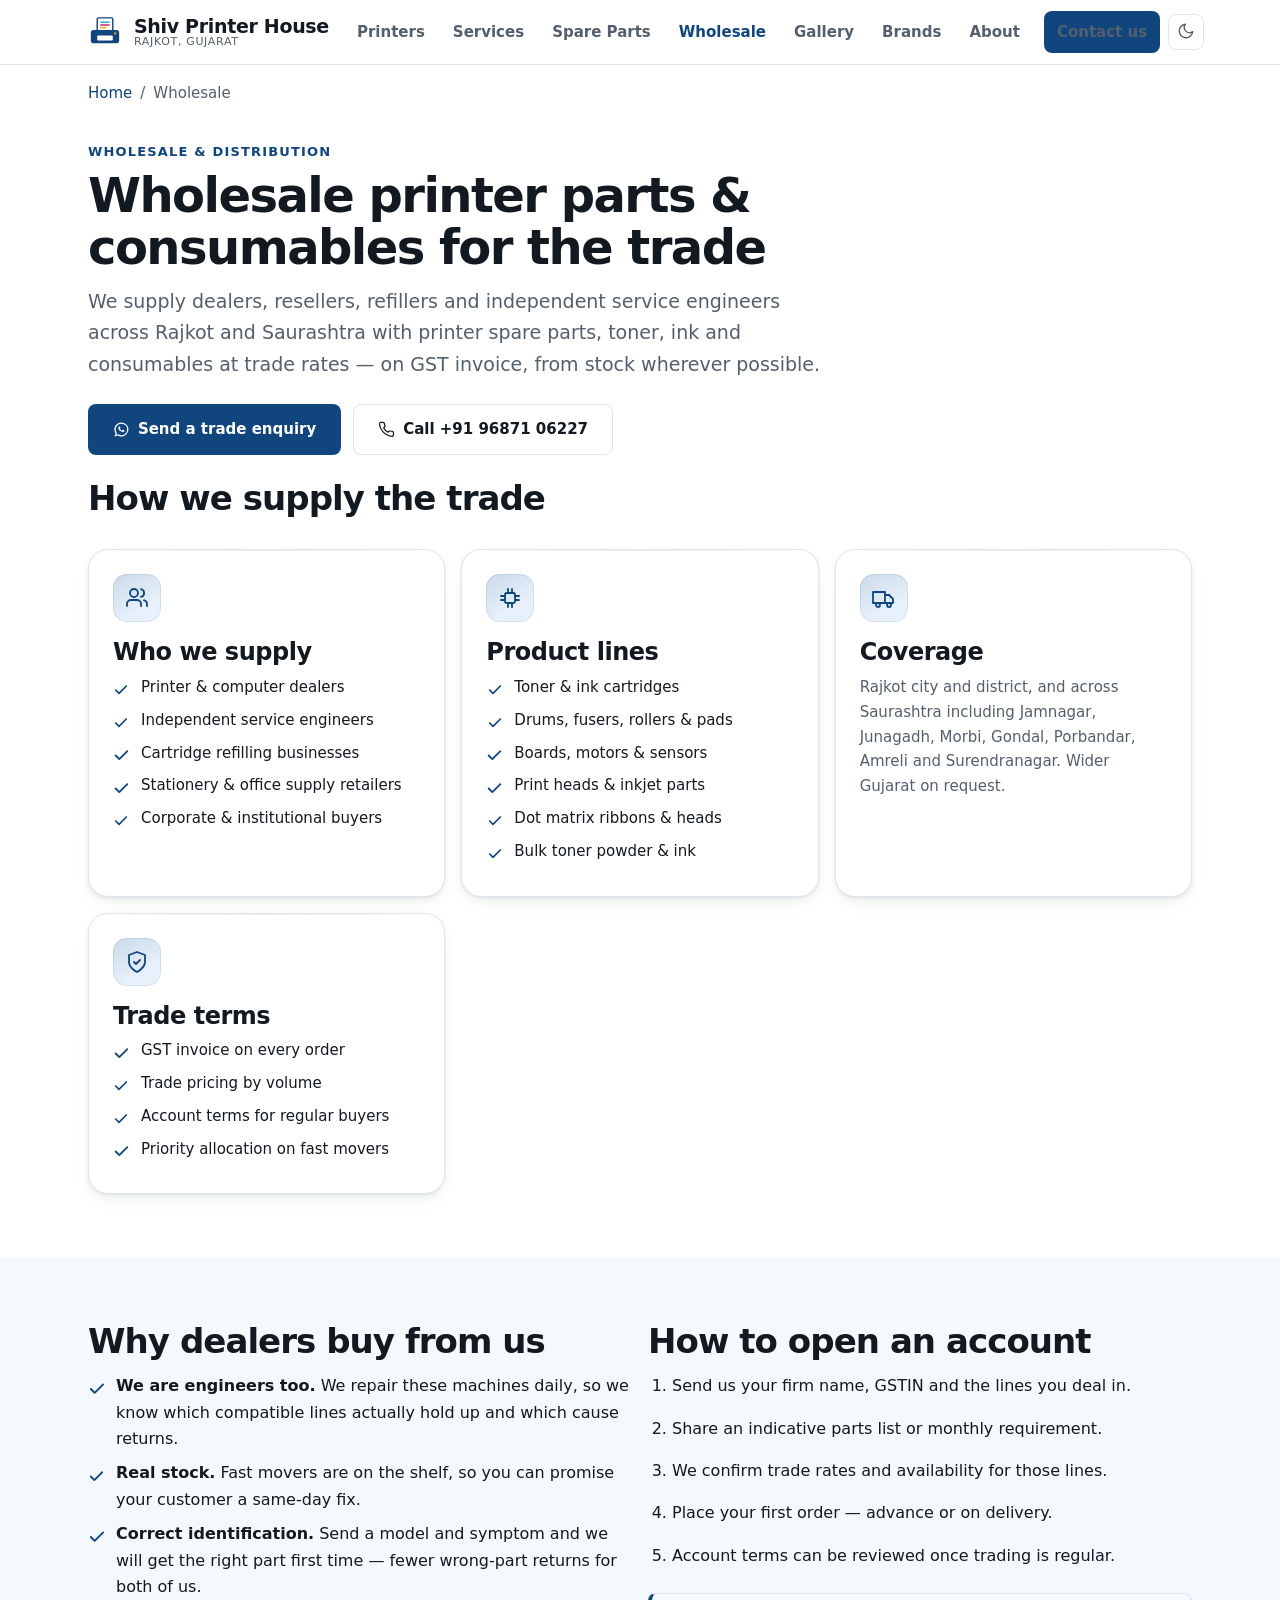
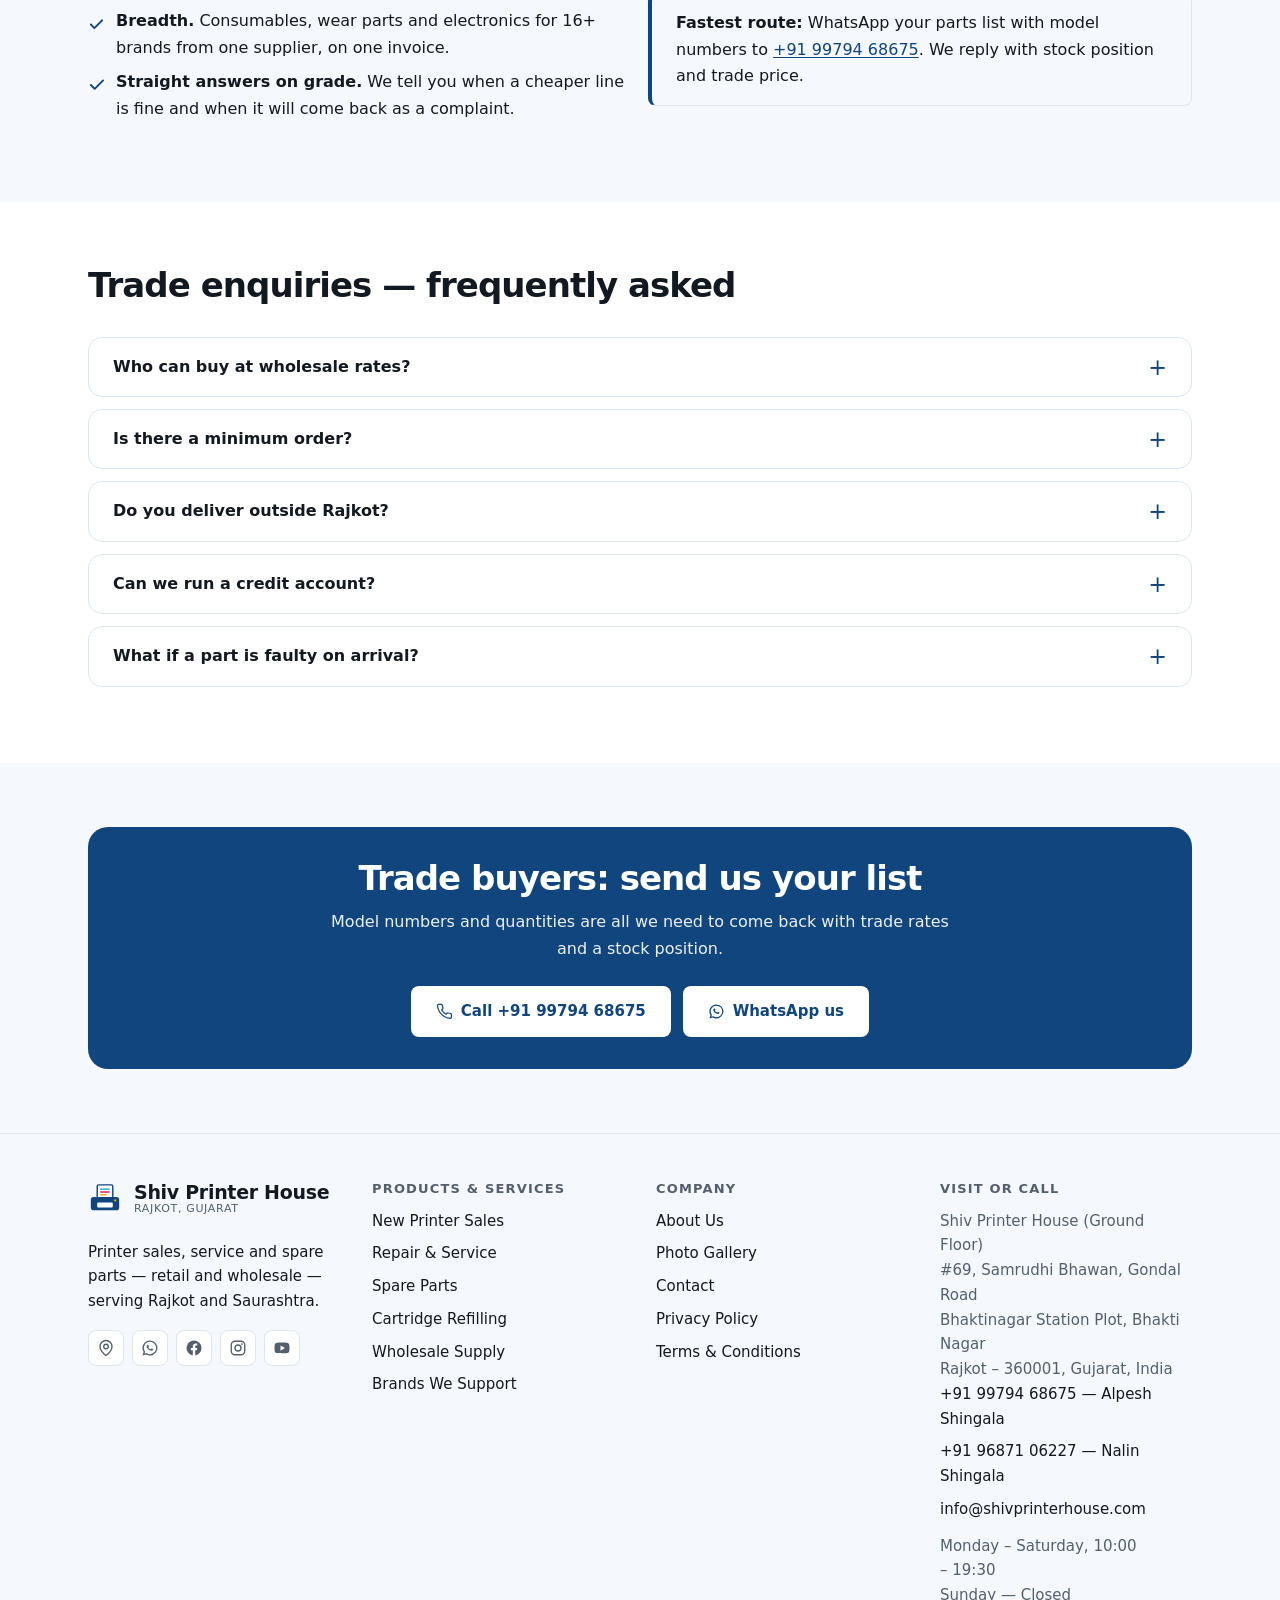
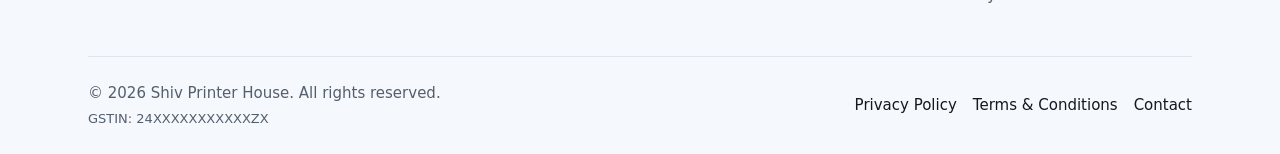
<file: wholesale/index.html>
<!DOCTYPE html>
<html lang="en-IN">
<head>
<meta charset="utf-8">
<meta name="viewport" content="width=device-width, initial-scale=1">
<title>Wholesale Printer Parts &amp; Consumables | Rajkot &amp; Saurashtra</title>
<meta name="description" content="Wholesale printer spare parts, toner and ink for dealers, resellers and service engineers across Rajkot and Saurashtra. Trade rates, GST invoicing.">
<link rel="canonical" href="https://shivprinterhouse.com/wholesale/">
<meta name="robots" content="index, follow, max-image-preview:large, max-snippet:-1">
<meta name="theme-color" content="#10457e" media="(prefers-color-scheme: light)">
<meta name="theme-color" content="#0f1319" media="(prefers-color-scheme: dark)">
<meta name="author" content="Shiv Printer House">
<meta name="geo.region" content="IN-GJ">
<meta name="geo.placename" content="Rajkot">
<meta property="og:type" content="website">
<meta property="og:site_name" content="Shiv Printer House">
<meta property="og:locale" content="en_IN">
<meta property="og:title" content="Wholesale Printer Parts &amp; Consumables | Rajkot &amp; Saurashtra">
<meta property="og:description" content="Wholesale printer spare parts, toner and ink for dealers, resellers and service engineers across Rajkot and Saurashtra. Trade rates, GST invoicing.">
<meta property="og:url" content="https://shivprinterhouse.com/wholesale/">
<meta property="og:image" content="https://shivprinterhouse.com/assets/images/og-image.jpg">
<meta property="og:image:width" content="1200">
<meta property="og:image:height" content="630">
<meta property="og:image:type" content="image/jpeg">
<meta property="og:image:alt" content="Shiv Printer House, Rajkot &ndash; printer sales, service and spare parts">
<meta name="twitter:card" content="summary_large_image">
<meta name="twitter:title" content="Wholesale Printer Parts &amp; Consumables | Rajkot &amp; Saurashtra">
<meta name="twitter:description" content="Wholesale printer spare parts, toner and ink for dealers, resellers and service engineers across Rajkot and Saurashtra. Trade rates, GST invoicing.">
<meta name="twitter:image" content="https://shivprinterhouse.com/assets/images/og-image.jpg">
<meta name="twitter:image:alt" content="Shiv Printer House, Rajkot &ndash; printer sales, service and spare parts">
<link rel="icon" href="../favicon.ico" sizes="32x32">
<link rel="icon" href="../assets/icons/favicon.svg" type="image/svg+xml">
<link rel="apple-touch-icon" href="../assets/icons/apple-touch-icon.png">
<link rel="manifest" href="../manifest.webmanifest">
<link rel="stylesheet" href="../assets/css/style.css?v=2">
<script src="../assets/js/site.js?v=2" defer></script>
<script type="application/ld+json">
{
  "@context": "https://schema.org",
  "@graph": [
  { "@type": "WebPage", "isPartOf": { "@id": "https://shivprinterhouse.com/#website" }, "about": { "@id": "https://shivprinterhouse.com/#business" } },
  {
    "@type": "FAQPage",
    "mainEntity": [
      {"@type":"Question","name":"Who can buy at wholesale rates?","acceptedAnswer":{"@type":"Answer","text":"Printer dealers, computer hardware shops, independent service engineers, cartridge refillers, stationery and office supply retailers, and companies buying consumables in bulk for their own fleets. We will normally ask for your GSTIN and the kind of volume you expect."}},
      {"@type":"Question","name":"Is there a minimum order?","acceptedAnswer":{"@type":"Answer","text":"Minimums depend on the line &mdash; consumables and fast-moving wear parts have low minimums, while some boards and assemblies are supplied per piece. Tell us what you need and we will confirm the terms for your order."}},
      {"@type":"Question","name":"Do you deliver outside Rajkot?","acceptedAnswer":{"@type":"Answer","text":"Yes. We supply across Saurashtra &mdash; Jamnagar, Junagadh, Morbi, Gondal, Porbandar, Amreli, Surendranagar and beyond &mdash; and elsewhere in Gujarat. Despatch method and freight depend on order size and destination."}},
      {"@type":"Question","name":"Can we run a credit account?","acceptedAnswer":{"@type":"Answer","text":"Established regular buyers can be considered for account terms after a period of trading. New accounts start on advance or on-delivery payment. All supply is on GST invoice."}},
      {"@type":"Question","name":"What if a part is faulty on arrival?","acceptedAnswer":{"@type":"Answer","text":"Tell us promptly and we will arrange replacement or credit for genuine dead-on-arrival items, subject to inspection and the manufacturer's terms for that line. Parts damaged by incorrect fitting are not covered &mdash; that applies to everyone in this trade."}}
    ]
  },
  {
    "@type": "BreadcrumbList",
    "itemListElement": [
      {"@type":"ListItem","position":1,"name":"Home","item":"https://shivprinterhouse.com/"},
      {"@type":"ListItem","position":2,"name":"Wholesale","item":"https://shivprinterhouse.com/wholesale/"}
    ]
  }
  ]
}
</script>
</head>
<body>
<a class="skip-link" href="#main">Skip to main content</a>
  <header class="site-header">
    <div class="container header-inner">
      <a class="brand-link" href="../">
        <img src="../assets/icons/logo.svg" alt="" width="34" height="34">
        <span class="brand-name">Shiv Printer House<span class="brand-sub">Rajkot, Gujarat</span></span>
      </a>
      <div class="header-actions">
        <button class="nav-toggle" type="button" aria-expanded="false" aria-controls="site-nav">
          <span>Menu</span>
        </button>
        <nav class="nav" id="site-nav" aria-label="Main">
          <ul class="nav-list">
          <li><a href="../printer-sales/">Printers</a></li>
          <li><a href="../services/">Services</a></li>
          <li><a href="../products/">Spare Parts</a></li>
          <li><a href="../wholesale/" aria-current="page">Wholesale</a></li>
          <li><a href="../gallery/">Gallery</a></li>
          <li><a href="../brands/">Brands</a></li>
          <li><a href="../about/">About</a></li>
          <li class="nav-cta"><a class="btn btn-sm" href="../contact/">Contact us</a></li>
          </ul>
        </nav>
        <button class="theme-toggle" type="button" aria-pressed="false" aria-label="Switch to dark theme">
          <span class="icon-moon"><svg viewBox="0 0 24 24" fill="none" stroke="currentColor" stroke-width="1.8" stroke-linecap="round" stroke-linejoin="round" aria-hidden="true" focusable="false"><path d="M21 12.8A9 9 0 1 1 11.2 3a7 7 0 0 0 9.8 9.8Z"/></svg></span>
          <span class="icon-sun"><svg viewBox="0 0 24 24" fill="none" stroke="currentColor" stroke-width="1.8" stroke-linecap="round" stroke-linejoin="round" aria-hidden="true" focusable="false"><circle cx="12" cy="12" r="4.5"/><path d="M12 1.5v2M12 20.5v2M4.2 4.2l1.4 1.4M18.4 18.4l1.4 1.4M1.5 12h2M20.5 12h2M4.2 19.8l1.4-1.4M18.4 5.6l1.4-1.4"/></svg></span>
        </button>
      </div>
    </div>
  </header>
<main id="main">
  <nav class="breadcrumb container" aria-label="Breadcrumb">
    <ol>
        <li><a href="../">Home</a></li>
        <li><span aria-current="page">Wholesale</span></li>
    </ol>
  </nav>
  <div class="container page-head">
    <span class="eyebrow">Wholesale &amp; distribution</span>
    <h1>Wholesale printer parts &amp; consumables for the trade</h1>
    <p>We supply dealers, resellers, refillers and independent service engineers across Rajkot and
      Saurashtra with printer spare parts, toner, ink and consumables at trade rates &mdash; on GST
      invoice, from stock wherever possible.</p>
    <div class="btn-group mt-5">
      <a class="btn" href="https://wa.me/919979468675" rel="noopener" target="_blank"><svg viewBox="0 0 24 24" fill="currentColor" aria-hidden="true" focusable="false"><path d="M12 2a10 10 0 0 0-8.5 15.3L2 22l4.8-1.4A10 10 0 1 0 12 2Zm0 1.8a8.2 8.2 0 0 1 0 16.4 8.2 8.2 0 0 1-4.2-1.2l-.3-.2-2.8.8.8-2.7-.2-.3A8.2 8.2 0 0 1 12 3.8Zm-3 4c-.2 0-.5.1-.7.3-.3.3-.8.9-.8 1.8 0 1 .7 2 .8 2.1.1.2 1.4 2.3 3.5 3.1 1.7.7 2.2.6 2.6.6.5 0 1.4-.5 1.6-1 .2-.6.2-1 .1-1.1 0-.1-.2-.2-.4-.3l-1.4-.7c-.2 0-.3-.1-.5.1l-.6.8c-.1.2-.3.2-.5.1a6 6 0 0 1-1.7-1 6.6 6.6 0 0 1-1.2-1.5c-.1-.2 0-.3.1-.4l.4-.5.2-.4c0-.2 0-.3-.1-.4l-.6-1.4c-.1-.2-.2-.2-.4-.2Z"/></svg>Send a trade enquiry</a>
      <a class="btn btn-outline" href="tel:+919687106227"><svg viewBox="0 0 24 24" fill="none" stroke="currentColor" stroke-width="1.8" stroke-linecap="round" stroke-linejoin="round" aria-hidden="true" focusable="false"><path d="M22 16.9v3a2 2 0 0 1-2.2 2 19.8 19.8 0 0 1-8.6-3.1 19.5 19.5 0 0 1-6-6A19.8 19.8 0 0 1 2.1 4.2 2 2 0 0 1 4.1 2h3a2 2 0 0 1 2 1.7c.1 1 .4 1.9.7 2.8a2 2 0 0 1-.5 2.1L8.1 9.9a16 16 0 0 0 6 6l1.3-1.3a2 2 0 0 1 2.1-.4c.9.3 1.8.6 2.8.7a2 2 0 0 1 1.7 2Z"/></svg>Call +91 96871 06227</a>
    </div>
  </div>

  <section class="pt-0">
    <div class="container">
      <div class="section-head"><h2>How we supply the trade</h2></div>
      <div class="grid">
        <div class="card">
          <span class="card-icon"><svg viewBox="0 0 24 24" fill="none" stroke="currentColor" stroke-width="1.8" stroke-linecap="round" stroke-linejoin="round" aria-hidden="true" focusable="false"><path d="M16 20v-2a4 4 0 0 0-4-4H6a4 4 0 0 0-4 4v2"/><circle cx="9" cy="7" r="4"/><path d="M22 20v-2a4 4 0 0 0-3-3.9"/><path d="M16 3.1a4 4 0 0 1 0 7.8"/></svg></span>
          <h3>Who we supply</h3>
          <ul class="tick-list mb-0 t-sm">
            <li>Printer &amp; computer dealers</li>
            <li>Independent service engineers</li>
            <li>Cartridge refilling businesses</li>
            <li>Stationery &amp; office supply retailers</li>
            <li>Corporate &amp; institutional buyers</li>
          </ul>
        </div>
        <div class="card">
          <span class="card-icon"><svg viewBox="0 0 24 24" fill="none" stroke="currentColor" stroke-width="1.8" stroke-linecap="round" stroke-linejoin="round" aria-hidden="true" focusable="false"><rect x="7" y="7" width="10" height="10" rx="1.5"/><path d="M10 3v4M14 3v4M10 17v4M14 17v4M3 10h4M3 14h4M17 10h4M17 14h4"/></svg></span>
          <h3>Product lines</h3>
          <ul class="tick-list mb-0 t-sm">
            <li>Toner &amp; ink cartridges</li>
            <li>Drums, fusers, rollers &amp; pads</li>
            <li>Boards, motors &amp; sensors</li>
            <li>Print heads &amp; inkjet parts</li>
            <li>Dot matrix ribbons &amp; heads</li>
            <li>Bulk toner powder &amp; ink</li>
          </ul>
        </div>
        <div class="card">
          <span class="card-icon"><svg viewBox="0 0 24 24" fill="none" stroke="currentColor" stroke-width="1.8" stroke-linecap="round" stroke-linejoin="round" aria-hidden="true" focusable="false"><path d="M1 6h12v11H1z"/><path d="M13 9h4l4 4v4h-8"/><circle cx="6" cy="19" r="2"/><circle cx="17" cy="19" r="2"/></svg></span>
          <h3>Coverage</h3>
          <p>Rajkot city and district, and across Saurashtra including Jamnagar, Junagadh, Morbi,
            Gondal, Porbandar, Amreli and Surendranagar. Wider Gujarat on request.</p>
        </div>
        <div class="card">
          <span class="card-icon"><svg viewBox="0 0 24 24" fill="none" stroke="currentColor" stroke-width="1.8" stroke-linecap="round" stroke-linejoin="round" aria-hidden="true" focusable="false"><path d="M12 22s8-4 8-10V5l-8-3-8 3v7c0 6 8 10 8 10Z"/><path d="m9 12 2 2 4-4"/></svg></span>
          <h3>Trade terms</h3>
          <ul class="tick-list mb-0 t-sm">
            <li>GST invoice on every order</li>
            <li>Trade pricing by volume</li>
            <li>Account terms for regular buyers</li>
            <li>Priority allocation on fast movers</li>
          </ul>
        </div>
      </div>
    </div>
  </section>

  <section class="section-alt">
    <div class="container">
      <div class="grid grid-2">
        <div>
          <h2>Why dealers buy from us</h2>
          <ul class="tick-list">
            <li><strong>We are engineers too.</strong> We repair these machines daily, so we know which
              compatible lines actually hold up and which cause returns.</li>
            <li><strong>Real stock.</strong> Fast movers are on the shelf, so you can promise your
              customer a same-day fix.</li>
            <li><strong>Correct identification.</strong> Send a model and symptom and we will get the
              right part first time &mdash; fewer wrong-part returns for both of us.</li>
            <li><strong>Breadth.</strong> Consumables, wear parts and electronics for 16+ brands from
              one supplier, on one invoice.</li>
            <li><strong>Straight answers on grade.</strong> We tell you when a cheaper line is fine and
              when it will come back as a complaint.</li>
          </ul>
        </div>
        <div>
          <h2>How to open an account</h2>
          <ol class="stack ol-indent">
            <li>Send us your firm name, GSTIN and the lines you deal in.</li>
            <li>Share an indicative parts list or monthly requirement.</li>
            <li>We confirm trade rates and availability for those lines.</li>
            <li>Place your first order &mdash; advance or on delivery.</li>
            <li>Account terms can be reviewed once trading is regular.</li>
          </ol>
          <div class="note mt-5">
            <p class="mb-0"><strong>Fastest route:</strong> WhatsApp your parts list with
              model numbers to <a href="https://wa.me/919979468675" rel="noopener" target="_blank">+91 99794 68675</a>.
              We reply with stock position and trade price.</p>
          </div>
        </div>
      </div>
    </div>
  </section>

  <section>
    <div class="container">
      <div class="section-head"><h2>Trade enquiries &mdash; frequently asked</h2></div>
      <div class="faq">
        <details>
          <summary>Who can buy at wholesale rates?</summary>
          <div class="faq-body"><p>Printer dealers, computer hardware shops, independent service engineers, cartridge refillers, stationery and office supply retailers, and companies buying consumables in bulk for their own fleets. We will normally ask for your GSTIN and the kind of volume you expect.</p></div>
        </details>
        <details>
          <summary>Is there a minimum order?</summary>
          <div class="faq-body"><p>Minimums depend on the line &mdash; consumables and fast-moving wear parts have low minimums, while some boards and assemblies are supplied per piece. Tell us what you need and we will confirm the terms for your order.</p></div>
        </details>
        <details>
          <summary>Do you deliver outside Rajkot?</summary>
          <div class="faq-body"><p>Yes. We supply across Saurashtra &mdash; Jamnagar, Junagadh, Morbi, Gondal, Porbandar, Amreli, Surendranagar and beyond &mdash; and elsewhere in Gujarat. Despatch method and freight depend on order size and destination.</p></div>
        </details>
        <details>
          <summary>Can we run a credit account?</summary>
          <div class="faq-body"><p>Established regular buyers can be considered for account terms after a period of trading. New accounts start on advance or on-delivery payment. All supply is on GST invoice.</p></div>
        </details>
        <details>
          <summary>What if a part is faulty on arrival?</summary>
          <div class="faq-body"><p>Tell us promptly and we will arrange replacement or credit for genuine dead-on-arrival items, subject to inspection and the manufacturer's terms for that line. Parts damaged by incorrect fitting are not covered &mdash; that applies to everyone in this trade.</p></div>
        </details>
      </div>
    </div>
  </section>

  <section class="section-alt">
    <div class="container">
      <div class="cta-band">
        <h2>Trade buyers: send us your list</h2>
        <p>Model numbers and quantities are all we need to come back with trade rates and a stock position.</p>
        <div class="btn-group center-x mt-5">
          <a class="btn" href="tel:+919979468675"><svg viewBox="0 0 24 24" fill="none" stroke="currentColor" stroke-width="1.8" stroke-linecap="round" stroke-linejoin="round" aria-hidden="true" focusable="false"><path d="M22 16.9v3a2 2 0 0 1-2.2 2 19.8 19.8 0 0 1-8.6-3.1 19.5 19.5 0 0 1-6-6A19.8 19.8 0 0 1 2.1 4.2 2 2 0 0 1 4.1 2h3a2 2 0 0 1 2 1.7c.1 1 .4 1.9.7 2.8a2 2 0 0 1-.5 2.1L8.1 9.9a16 16 0 0 0 6 6l1.3-1.3a2 2 0 0 1 2.1-.4c.9.3 1.8.6 2.8.7a2 2 0 0 1 1.7 2Z"/></svg>Call +91 99794 68675</a>
          <a class="btn" href="https://wa.me/919979468675" rel="noopener" target="_blank"><svg viewBox="0 0 24 24" fill="currentColor" aria-hidden="true" focusable="false"><path d="M12 2a10 10 0 0 0-8.5 15.3L2 22l4.8-1.4A10 10 0 1 0 12 2Zm0 1.8a8.2 8.2 0 0 1 0 16.4 8.2 8.2 0 0 1-4.2-1.2l-.3-.2-2.8.8.8-2.7-.2-.3A8.2 8.2 0 0 1 12 3.8Zm-3 4c-.2 0-.5.1-.7.3-.3.3-.8.9-.8 1.8 0 1 .7 2 .8 2.1.1.2 1.4 2.3 3.5 3.1 1.7.7 2.2.6 2.6.6.5 0 1.4-.5 1.6-1 .2-.6.2-1 .1-1.1 0-.1-.2-.2-.4-.3l-1.4-.7c-.2 0-.3-.1-.5.1l-.6.8c-.1.2-.3.2-.5.1a6 6 0 0 1-1.7-1 6.6 6.6 0 0 1-1.2-1.5c-.1-.2 0-.3.1-.4l.4-.5.2-.4c0-.2 0-.3-.1-.4l-.6-1.4c-.1-.2-.2-.2-.4-.2Z"/></svg>WhatsApp us</a>
        </div>
      </div>
    </div>
  </section>

</main>
  <footer class="site-footer">
    <div class="container">
      <div class="footer-grid">
        <div>
          <a class="brand-link" href="../">
            <img src="../assets/icons/logo.svg" alt="" width="34" height="34">
            <span class="brand-name">Shiv Printer House<span class="brand-sub">Rajkot, Gujarat</span></span>
          </a>
          <p class="mt-4">Printer sales, service and spare parts &mdash; retail and wholesale &mdash; serving Rajkot and Saurashtra.</p>
          <!-- CONFIG social: profiles are suggested handles. Confirm or replace before launch. -->
          <ul class="social">
            <li><a href="https://maps.app.goo.gl/vSHveZ3JDfV5cDCq6" rel="noopener" target="_blank" title="Google Maps"><span class="sr-only">Find Shiv Printer House on Google Maps</span><svg viewBox="0 0 24 24" fill="none" stroke="currentColor" stroke-width="1.8" stroke-linecap="round" stroke-linejoin="round" aria-hidden="true" focusable="false"><path d="M20 10c0 6-8 12-8 12s-8-6-8-12a8 8 0 0 1 16 0Z"/><circle cx="12" cy="10" r="3"/></svg></a></li>
            <li><a href="https://wa.me/919979468675" rel="noopener" target="_blank" title="WhatsApp"><span class="sr-only">Chat with Shiv Printer House on WhatsApp</span><svg viewBox="0 0 24 24" fill="currentColor" aria-hidden="true" focusable="false"><path d="M12 2a10 10 0 0 0-8.5 15.3L2 22l4.8-1.4A10 10 0 1 0 12 2Zm0 1.8a8.2 8.2 0 0 1 0 16.4 8.2 8.2 0 0 1-4.2-1.2l-.3-.2-2.8.8.8-2.7-.2-.3A8.2 8.2 0 0 1 12 3.8Zm-3 4c-.2 0-.5.1-.7.3-.3.3-.8.9-.8 1.8 0 1 .7 2 .8 2.1.1.2 1.4 2.3 3.5 3.1 1.7.7 2.2.6 2.6.6.5 0 1.4-.5 1.6-1 .2-.6.2-1 .1-1.1 0-.1-.2-.2-.4-.3l-1.4-.7c-.2 0-.3-.1-.5.1l-.6.8c-.1.2-.3.2-.5.1a6 6 0 0 1-1.7-1 6.6 6.6 0 0 1-1.2-1.5c-.1-.2 0-.3.1-.4l.4-.5.2-.4c0-.2 0-.3-.1-.4l-.6-1.4c-.1-.2-.2-.2-.4-.2Z"/></svg></a></li>
            <li><a href="https://www.facebook.com/shivprinterhouse" rel="noopener me" target="_blank" title="Facebook"><span class="sr-only">Shiv Printer House on Facebook</span><svg viewBox="0 0 24 24" fill="currentColor" aria-hidden="true" focusable="false"><path d="M22 12a10 10 0 1 0-11.6 9.9v-7H7.9V12h2.5V9.8c0-2.5 1.5-3.9 3.8-3.9l2.1.2v2.4h-1.2c-1.2 0-1.5.7-1.5 1.5V12h2.6l-.4 2.9h-2.2v7A10 10 0 0 0 22 12Z"/></svg></a></li>
            <li><a href="https://www.instagram.com/shivprinterhouse" rel="noopener me" target="_blank" title="Instagram"><span class="sr-only">Shiv Printer House on Instagram</span><svg viewBox="0 0 24 24" fill="none" stroke="currentColor" stroke-width="1.8" stroke-linecap="round" aria-hidden="true" focusable="false"><rect x="3" y="3" width="18" height="18" rx="5"/><circle cx="12" cy="12" r="4"/><circle cx="17.2" cy="6.8" r="1.2" fill="currentColor" stroke="none"/></svg></a></li>
            <li><a href="https://www.youtube.com/@shivprinterhouse" rel="noopener me" target="_blank" title="Youtube"><span class="sr-only">Shiv Printer House on Youtube</span><svg viewBox="0 0 24 24" fill="currentColor" aria-hidden="true" focusable="false"><path d="M21.6 7.2a2.8 2.8 0 0 0-2-2C17.9 4.8 12 4.8 12 4.8s-5.9 0-7.6.4a2.8 2.8 0 0 0-2 2C2 8.9 2 12 2 12s0 3.1.4 4.8a2.8 2.8 0 0 0 2 2c1.7.4 7.6.4 7.6.4s5.9 0 7.6-.4a2.8 2.8 0 0 0 2-2C22 15.1 22 12 22 12s0-3.1-.4-4.8ZM10 15.5v-7l6 3.5-6 3.5Z"/></svg></a></li>
          </ul>
        </div>
        <div>
          <h2>Products &amp; Services</h2>
          <ul>
            <li><a href="../printer-sales/">New Printer Sales</a></li>
            <li><a href="../services/">Repair &amp; Service</a></li>
            <li><a href="../products/">Spare Parts</a></li>
            <li><a href="../cartridge-refilling/">Cartridge Refilling</a></li>
            <li><a href="../wholesale/">Wholesale Supply</a></li>
            <li><a href="../brands/">Brands We Support</a></li>
          </ul>
        </div>
        <div>
          <h2>Company</h2>
          <ul>
            <li><a href="../about/">About Us</a></li>
            <li><a href="../gallery/">Photo Gallery</a></li>
            <li><a href="../contact/">Contact</a></li>
            <li><a href="../privacy/">Privacy Policy</a></li>
            <li><a href="../terms/">Terms &amp; Conditions</a></li>
          </ul>
        </div>
        <div>
          <h2>Visit or Call</h2>
          <address>
            Shiv Printer House (Ground Floor)<br>
            #69, Samrudhi Bhawan, Gondal Road<br>
            Bhaktinagar Station Plot, Bhakti Nagar<br>
            Rajkot &ndash; 360001, Gujarat, India
          </address>
          <ul class="mt-3">
            <li><a href="tel:+919979468675">+91 99794 68675</a> &mdash; Alpesh Shingala</li>
            <li><a href="tel:+919687106227">+91 96871 06227</a> &mdash; Nalin Shingala</li>
            <li><a href="mailto:info@shivprinterhouse.com">info@shivprinterhouse.com</a></li>
          </ul>
          <p class="mt-3 muted">Monday – Saturday, 10:00 – 19:30<br>Sunday — Closed</p>
        </div>
      </div>
      <div class="footer-bottom">
        <p class="m-0">&copy; <span>2026</span> Shiv Printer House. All rights reserved.<br>
          <!-- CONFIG gstin: replace with the real 15-digit GSTIN before launch -->
          <small>GSTIN: 24XXXXXXXXXXXZX</small>
        </p>
        <ul>
          <li><a href="../privacy/">Privacy Policy</a></li>
          <li><a href="../terms/">Terms &amp; Conditions</a></li>
          <li><a href="../contact/">Contact</a></li>
        </ul>
      </div>
    </div>
  </footer>
  <nav class="mobile-cta" aria-label="Quick contact">
    <a href="tel:+919979468675"><svg viewBox="0 0 24 24" fill="none" stroke="currentColor" stroke-width="1.8" stroke-linecap="round" stroke-linejoin="round" aria-hidden="true" focusable="false"><path d="M22 16.9v3a2 2 0 0 1-2.2 2 19.8 19.8 0 0 1-8.6-3.1 19.5 19.5 0 0 1-6-6A19.8 19.8 0 0 1 2.1 4.2 2 2 0 0 1 4.1 2h3a2 2 0 0 1 2 1.7c.1 1 .4 1.9.7 2.8a2 2 0 0 1-.5 2.1L8.1 9.9a16 16 0 0 0 6 6l1.3-1.3a2 2 0 0 1 2.1-.4c.9.3 1.8.6 2.8.7a2 2 0 0 1 1.7 2Z"/></svg>Call now</a>
    <a href="https://wa.me/919979468675" rel="noopener" target="_blank"><svg viewBox="0 0 24 24" fill="currentColor" aria-hidden="true" focusable="false"><path d="M12 2a10 10 0 0 0-8.5 15.3L2 22l4.8-1.4A10 10 0 1 0 12 2Zm0 1.8a8.2 8.2 0 0 1 0 16.4 8.2 8.2 0 0 1-4.2-1.2l-.3-.2-2.8.8.8-2.7-.2-.3A8.2 8.2 0 0 1 12 3.8Zm-3 4c-.2 0-.5.1-.7.3-.3.3-.8.9-.8 1.8 0 1 .7 2 .8 2.1.1.2 1.4 2.3 3.5 3.1 1.7.7 2.2.6 2.6.6.5 0 1.4-.5 1.6-1 .2-.6.2-1 .1-1.1 0-.1-.2-.2-.4-.3l-1.4-.7c-.2 0-.3-.1-.5.1l-.6.8c-.1.2-.3.2-.5.1a6 6 0 0 1-1.7-1 6.6 6.6 0 0 1-1.2-1.5c-.1-.2 0-.3.1-.4l.4-.5.2-.4c0-.2 0-.3-.1-.4l-.6-1.4c-.1-.2-.2-.2-.4-.2Z"/></svg>WhatsApp</a>
  </nav>
</body>
</html>
</file>
<file: assets/css/style.css>
/* ==========================================================================
   Shiv Printer House — design system
   Semantic-element-first CSS (inspired by oat.ink): native elements are styled
   directly, classes are used only for layout and variants.
   No framework, no build step. Edit this file directly.
   ========================================================================== */

/* --- 1. Design tokens --------------------------------------------------- */

:root {
  /* Brand — deep "ink" blue, with a CMYK accent set used for decorative rules */
  --brand:        #10457e;
  --brand-hover:  #0b3462;
  --brand-ink:    #e8f1fb;
  --cyan:         #00a3c4;
  --magenta:      #d6246e;
  --yellow:       #f5b100;

  /* Neutrals (light theme) */
  --bg:           #ffffff;
  --surface:      #f5f8fc;
  --surface-2:    #eaf0f8;
  --text:         #131920;
  --text-muted:   #545f6d;
  --border:       #dde5ef;
  /* Layered shadows — several soft steps read as real depth where one hard
     shadow reads as a 2010-era box. */
  --shadow-sm:    0 1px 2px rgb(16 33 56 / 5%);
  --shadow:       0 1px 2px rgb(16 33 56 / 5%), 0 2px 6px rgb(16 33 56 / 5%),
                  0 8px 20px -6px rgb(16 33 56 / 8%);
  --shadow-lg:    0 1px 2px rgb(16 33 56 / 5%), 0 4px 12px rgb(16 33 56 / 6%),
                  0 18px 44px -10px rgb(16 33 56 / 14%);
  --shadow-xl:    0 2px 4px rgb(16 33 56 / 6%), 0 12px 28px rgb(16 33 56 / 10%),
                  0 40px 80px -20px rgb(16 33 56 / 22%);
  /* Brand-tinted glow for elements that should feel lit rather than dropped */
  --glow:         0 10px 30px -8px rgb(16 69 126 / 32%);

  --surface-3:    #dfe8f4;
  --ring:         rgb(16 69 126 / 10%);

  /* Feedback */
  --success:      #0d7a4f;
  --success-bg:   #e7f6ee;

  /* Type — system stack: zero network requests, zero font swap shift.
     To self-host a webfont later see docs/MAINTENANCE.md. */
  --font: system-ui, -apple-system, "Segoe UI", Roboto, "Helvetica Neue",
          Arial, "Noto Sans", sans-serif;
  --font-mono: ui-monospace, SFMono-Regular, Menlo, Consolas, monospace;

  /* Fluid type scale */
  --fs-xs:   0.8125rem;
  --fs-sm:   0.9375rem;
  --fs-base: 1rem;
  --fs-lg:   clamp(1.0625rem, 0.4vw + 0.97rem, 1.1875rem);
  --fs-xl:   clamp(1.25rem, 0.6vw + 1.1rem, 1.5rem);
  --fs-2xl:  clamp(1.5rem, 1.2vw + 1.2rem, 2.125rem);
  --fs-3xl:  clamp(2rem, 2.6vw + 1.4rem, 3rem);
  --fs-4xl:  clamp(2.5rem, 5vw + 1rem, 4.25rem);   /* hero display only */

  /* Motion. Every transition references these so the whole site shares a feel. */
  --ease:      cubic-bezier(0.22, 0.61, 0.36, 1);
  --ease-out:  cubic-bezier(0.16, 1, 0.3, 1);
  --dur-fast:  120ms;
  --dur:       220ms;
  --dur-slow:  520ms;

  /* Spacing scale */
  --sp-1: 0.25rem;
  --sp-2: 0.5rem;
  --sp-3: 0.75rem;
  --sp-4: 1rem;
  --sp-5: 1.5rem;
  --sp-6: 2rem;
  --sp-7: 3rem;
  --sp-8: 4rem;
  --sp-9: 6rem;

  /* Radii + layout */
  --r-sm: 8px;
  --r:    14px;
  --r-lg: 20px;
  --r-xl: 28px;
  --r-pill: 999px;
  --container: 72rem;
  --header-h: 4rem;
}

/* Dark theme. Default follows the OS; the header toggle stamps
   data-theme on <html>, which must win over the media query. */
@media (prefers-color-scheme: dark) {
  :root:not([data-theme="light"]) {
    --brand:      #6aa9e9;
    --brand-hover:#8cbef1;
    --brand-ink:  #10253c;
    --bg:         #0f1319;
    --surface:    #161c24;
    --surface-2:  #1e2632;
    --text:       #e7edf5;
    --text-muted: #9aa7b8;
    --border:     #27303c;
    --surface-3:  #27313f;
    --ring:       rgb(255 255 255 / 8%);
    --shadow-sm:  0 1px 2px rgb(0 0 0 / 40%);
    --shadow:     0 1px 2px rgb(0 0 0 / 40%), 0 2px 6px rgb(0 0 0 / 30%),
                  0 8px 20px -6px rgb(0 0 0 / 40%);
    --shadow-lg:  0 1px 2px rgb(0 0 0 / 45%), 0 4px 12px rgb(0 0 0 / 35%),
                  0 18px 44px -10px rgb(0 0 0 / 55%);
    --shadow-xl:  0 2px 4px rgb(0 0 0 / 50%), 0 12px 28px rgb(0 0 0 / 45%),
                  0 40px 80px -20px rgb(0 0 0 / 65%);
    --glow:       0 10px 30px -8px rgb(106 169 233 / 26%);
    --success:    #4ade9f;
    --success-bg: #10291f;
  }
}

:root[data-theme="dark"] {
  --brand:      #6aa9e9;
  --brand-hover:#8cbef1;
  --brand-ink:  #10253c;
  --bg:         #0f1319;
  --surface:    #161c24;
  --surface-2:  #1e2632;
  --text:       #e7edf5;
  --text-muted: #9aa7b8;
  --border:     #27303c;
  --surface-3:  #27313f;
  --ring:       rgb(255 255 255 / 8%);
  --shadow-sm:  0 1px 2px rgb(0 0 0 / 40%);
  --shadow:     0 1px 2px rgb(0 0 0 / 40%), 0 2px 6px rgb(0 0 0 / 30%),
                0 8px 20px -6px rgb(0 0 0 / 40%);
  --shadow-lg:  0 1px 2px rgb(0 0 0 / 45%), 0 4px 12px rgb(0 0 0 / 35%),
                0 18px 44px -10px rgb(0 0 0 / 55%);
  --shadow-xl:  0 2px 4px rgb(0 0 0 / 50%), 0 12px 28px rgb(0 0 0 / 45%),
                0 40px 80px -20px rgb(0 0 0 / 65%);
  --glow:       0 10px 30px -8px rgb(106 169 233 / 26%);
  --success:    #4ade9f;
  --success-bg: #10291f;
}

/* --- 2. Reset / base --------------------------------------------------- */

*, *::before, *::after { box-sizing: border-box; }

html {
  -webkit-text-size-adjust: 100%;
  scroll-behavior: smooth;
  scroll-padding-top: calc(var(--header-h) + var(--sp-4));
}

body {
  margin: 0;
  font-family: var(--font);
  font-size: var(--fs-base);
  line-height: 1.65;
  color: var(--text);
  background: var(--bg);
  -moz-osx-font-smoothing: grayscale;
  -webkit-font-smoothing: antialiased;
}

@media (prefers-reduced-motion: reduce) {
  html { scroll-behavior: auto; }
  *, *::before, *::after {
    animation-duration: 0.01ms !important;
    transition-duration: 0.01ms !important;
  }
}

h1, h2, h3, h4 {
  margin: 0 0 var(--sp-3);
  line-height: 1.2;
  font-weight: 650;
  letter-spacing: -0.02em;
  text-wrap: balance;
}

h1 { font-size: var(--fs-3xl); letter-spacing: -0.032em; line-height: 1.08; }
h2 { font-size: var(--fs-2xl); letter-spacing: -0.028em; line-height: 1.14; }
h3 { font-size: var(--fs-xl);  letter-spacing: -0.02em; }
h4 { font-size: var(--fs-lg);  letter-spacing: -0.015em; }

p, ul, ol, dl, table, figure, blockquote { margin: 0 0 var(--sp-4); }
p { text-wrap: pretty; }
:is(h1, h2, h3, h4) + p { margin-top: 0; }

a {
  color: var(--brand);
  text-decoration-thickness: 1px;
  text-underline-offset: 2px;
}
a:hover { color: var(--brand-hover); }

/* Visible focus ring on every interactive element — never remove this. */
:focus-visible {
  outline: 3px solid var(--brand);
  outline-offset: 2px;
  border-radius: var(--r-sm);
}

img, svg, picture, iframe { max-width: 100%; }
img { height: auto; display: block; }

strong, b { font-weight: 650; }
small { font-size: var(--fs-xs); }
hr { border: 0; border-top: 1px solid var(--border); margin: var(--sp-6) 0; }

code, kbd, samp {
  font-family: var(--font-mono);
  font-size: 0.9em;
  background: var(--surface-2);
  padding: 0.15em 0.4em;
  border-radius: var(--r-sm);
}

/* Accessible visually-hidden utility */
.sr-only {
  position: absolute;
  width: 1px; height: 1px;
  padding: 0; margin: -1px;
  overflow: hidden;
  clip-path: inset(50%);
  white-space: nowrap;
}

.skip-link {
  position: absolute;
  left: var(--sp-3);
  top: -100%;
  z-index: 100;
  background: var(--brand);
  color: #fff;
  padding: var(--sp-3) var(--sp-4);
  border-radius: 0 0 var(--r) var(--r);
  font-weight: 600;
  text-decoration: none;
}
.skip-link:focus { top: 0; color: #fff; }

/* --- 3. Layout --------------------------------------------------------- */

.container {
  width: 100%;
  max-width: var(--container);
  margin-inline: auto;
  padding-inline: var(--sp-4);
}
@media (min-width: 40em) { .container { padding-inline: var(--sp-5); } }

section { padding-block: var(--sp-7); }
@media (min-width: 48em) { section { padding-block: var(--sp-8); } }

.section-alt { background: var(--surface); }

.section-head { max-width: 46rem; margin-bottom: var(--sp-6); }
.section-head p { color: var(--text-muted); font-size: var(--fs-lg); margin-bottom: 0; }

.eyebrow {
  display: inline-flex;
  align-items: center;
  gap: var(--sp-2);
  font-size: var(--fs-xs);
  font-weight: 700;
  letter-spacing: 0.09em;
  text-transform: uppercase;
  color: var(--brand);
  margin-bottom: var(--sp-2);
}

/* Auto-fitting grid. --min sets the smallest acceptable column width. */
.grid {
  display: grid;
  gap: var(--sp-4);
  grid-template-columns: repeat(auto-fit, minmax(min(var(--min, 17rem), 100%), 1fr));
}
.grid-2 { --min: 22rem; }
.grid-4 { --min: 13rem; }

.stack > * + * { margin-top: var(--sp-4); }
.center { text-align: center; margin-inline: auto; }

/* --- 4. Header + navigation -------------------------------------------
   Progressive enhancement, in this order:

   1. No JavaScript, narrow screen: the nav is a plain wrapped list sitting on
      a second header row. Every link is reachable. The Menu button is hidden
      because nothing could handle a click.
   2. JavaScript, narrow screen: `.js` collapses the nav and reveals the Menu
      button, which site.js turns into a real aria-expanded disclosure.
   3. Any wide screen: the nav is always inline and the button is gone.

   Note: this deliberately does NOT use <details>/<summary>. A closed <details>
   hides its content through the UA shadow-DOM slot, which `display` on the
   children cannot override — the desktop nav would never render.
   --------------------------------------------------------------------- */

.site-header {
  position: sticky;
  top: 0;
  z-index: 50;
  background: color-mix(in srgb, var(--bg) 88%, transparent);
  backdrop-filter: saturate(1.4) blur(10px);
  border-bottom: 1px solid var(--border);
}
@supports not (backdrop-filter: blur(4px)) {
  .site-header { background: var(--bg); }
}

.header-inner {
  display: flex;
  align-items: center;
  justify-content: space-between;
  gap: var(--sp-4);
  min-height: var(--header-h);
}

.brand-link {
  display: inline-flex;
  align-items: center;
  gap: var(--sp-3);
  text-decoration: none;
  color: inherit;
  font-weight: 700;
  letter-spacing: -0.02em;
  flex-shrink: 0;
}
.brand-link:hover { color: inherit; }
.brand-link img { width: 34px; height: 34px; }
.brand-link .brand-name { font-size: var(--fs-lg); line-height: 1.1; }
.brand-link .brand-sub {
  display: block;
  font-size: 0.6875rem;
  font-weight: 500;
  letter-spacing: 0.06em;
  text-transform: uppercase;
  color: var(--text-muted);
}

/* Menu button — only meaningful once JS can operate it */
.nav-toggle {
  display: none;
  align-items: center;
  gap: var(--sp-2);
  cursor: pointer;
  padding: var(--sp-2) var(--sp-3);
  border: 1px solid var(--border);
  border-radius: var(--r-sm);
  font: inherit;
  font-size: var(--fs-sm);
  font-weight: 600;
  color: var(--text);
  background: var(--bg);
}
.js .nav-toggle { display: inline-flex; }
.nav-toggle:hover { background: var(--surface-2); }
.nav-toggle::after {
  content: "";
  width: 0.9em; height: 0.9em;
  background: currentColor;
  /* Hamburger drawn with a mask so it needs no extra HTTP request */
  -webkit-mask: var(--icon-menu) center / contain no-repeat;
          mask: var(--icon-menu) center / contain no-repeat;
}
.nav-toggle[aria-expanded="true"]::after { --icon-menu: var(--icon-close); }

:root {
  --icon-menu: url('data:image/svg+xml;utf8,<svg xmlns="http://www.w3.org/2000/svg" viewBox="0 0 24 24"><path d="M3 6h18M3 12h18M3 18h18" stroke="black" stroke-width="2.2" stroke-linecap="round" fill="none"/></svg>');
  --icon-close: url('data:image/svg+xml;utf8,<svg xmlns="http://www.w3.org/2000/svg" viewBox="0 0 24 24"><path d="M5 5l14 14M19 5L5 19" stroke="black" stroke-width="2.2" stroke-linecap="round" fill="none"/></svg>');
}

.nav-list {
  list-style: none;
  margin: 0;
  padding: var(--sp-3) 0;
  display: flex;
  flex-direction: column;
  gap: var(--sp-1);
}

@media (max-width: 63.99em) {
  /* No-JS fallback: the nav wraps onto its own full-width header row. */
  .header-inner { flex-wrap: wrap; }
  .nav { width: 100%; }
  .nav-list { flex-direction: row; flex-wrap: wrap; gap: var(--sp-1); }

  /* With JS the nav collapses and becomes a dropdown panel. */
  .js .nav { display: none; width: auto; }
  .js .nav.is-open { display: block; }
  .js .nav.is-open .nav-list {
    position: absolute;
    left: 0; right: 0;
    top: 100%;
    flex-direction: column;
    background: var(--bg);
    border-bottom: 1px solid var(--border);
    box-shadow: var(--shadow-lg);
    padding: var(--sp-3) var(--sp-4) var(--sp-4);
    max-height: calc(100dvh - var(--header-h));
    overflow-y: auto;
  }
  .nav-list a {
    display: block;
    padding: var(--sp-3);
    border-radius: var(--r-sm);
    text-decoration: none;
    font-weight: 550;
    color: var(--text);
  }
  .nav-list a:hover { background: var(--surface-2); }
  .nav-list a[aria-current="page"] { color: var(--brand); background: var(--brand-ink); }
  .nav-cta { margin-top: var(--sp-2); }
  /* The generic .nav-list a rule above turns the CTA into a block, which would
     left-align its label. Restore centring. */
  .nav-cta a.btn { display: flex; justify-content: center; }
}

/* Desktop: always-inline nav, no disclosure affordance */
@media (min-width: 64em) {
  .nav-toggle, .js .nav-toggle { display: none; }
  .nav, .js .nav { display: block; }
  .nav-list {
    flex-direction: row;
    align-items: center;
    gap: var(--sp-1);
    padding: 0;
  }
  .nav-list a {
    display: block;
    padding: var(--sp-2) var(--sp-3);
    border-radius: var(--r-sm);
    text-decoration: none;
    color: var(--text-muted);
    font-size: var(--fs-sm);
    font-weight: 550;
    white-space: nowrap;
  }
  .nav-list a:hover { color: var(--text); background: var(--surface-2); }
  .nav-list a[aria-current="page"] { color: var(--brand); }
  .nav-cta { margin-left: var(--sp-2); }
}

/* Theme toggle button in the header */
.theme-toggle {
  display: inline-grid;
  place-items: center;
  width: 2.25rem; height: 2.25rem;
  padding: 0;
  border: 1px solid var(--border);
  border-radius: var(--r-sm);
  background: var(--bg);
  color: var(--text-muted);
  cursor: pointer;
}
.theme-toggle:hover { color: var(--text); background: var(--surface-2); }
.theme-toggle svg { width: 1.125rem; height: 1.125rem; }
/* Show the icon for the theme you would switch TO */
.theme-toggle .icon-sun { display: none; }
:root[data-theme="dark"] .theme-toggle .icon-sun { display: block; }
:root[data-theme="dark"] .theme-toggle .icon-moon { display: none; }
@media (prefers-color-scheme: dark) {
  :root:not([data-theme="light"]) .theme-toggle .icon-sun { display: block; }
  :root:not([data-theme="light"]) .theme-toggle .icon-moon { display: none; }
}
/* Without JS the toggle cannot persist a choice, so it stays invisible until
   site.js adds .js to <html>. visibility (not display) keeps its box in the
   layout from the first paint, so revealing it causes no layout shift. */
.theme-toggle { visibility: hidden; }
.js .theme-toggle { visibility: visible; }

.header-actions { display: flex; align-items: center; gap: var(--sp-2); }

/* --- 5. Buttons -------------------------------------------------------- */

.btn {
  display: inline-flex;
  align-items: center;
  justify-content: center;
  gap: var(--sp-2);
  padding: var(--sp-3) var(--sp-5);
  border: 1px solid transparent;
  border-radius: var(--r-sm);
  background: var(--brand);
  color: #fff;
  font: inherit;
  font-size: var(--fs-sm);
  font-weight: 600;
  text-decoration: none;
  cursor: pointer;
  transition: background-color var(--dur) var(--ease),
              transform var(--dur-fast) var(--ease),
              box-shadow var(--dur) var(--ease);
}
.btn:hover { background: var(--brand-hover); color: #fff; box-shadow: var(--glow); }
.btn:active { transform: translateY(1px); }
.btn svg { width: 1.125em; height: 1.125em; flex-shrink: 0; }

/* On dark theme the brand colour is light, so button text must flip */
:root[data-theme="dark"] .btn { color: #0f1319; }
:root[data-theme="dark"] .btn:hover { color: #0f1319; }
@media (prefers-color-scheme: dark) {
  :root:not([data-theme="light"]) .btn,
  :root:not([data-theme="light"]) .btn:hover { color: #0f1319; }
}

.btn-outline {
  background: transparent;
  border-color: var(--border);
  color: var(--text);
}
.btn-outline:hover { background: var(--surface-2); border-color: var(--brand); color: var(--text); }
:root[data-theme="dark"] .btn-outline,
:root[data-theme="dark"] .btn-outline:hover { color: var(--text); }
@media (prefers-color-scheme: dark) {
  :root:not([data-theme="light"]) .btn-outline,
  :root:not([data-theme="light"]) .btn-outline:hover { color: var(--text); }
}

.btn-sm { padding: var(--sp-2) var(--sp-4); font-size: var(--fs-xs); }
.btn-block { width: 100%; }
.btn-group { display: flex; flex-wrap: wrap; gap: var(--sp-3); }

/* --- 6. Cards + content blocks ---------------------------------------- */

.card {
  position: relative;
  background: var(--bg);
  border: 1px solid var(--border);
  border-radius: var(--r-lg);
  padding: var(--sp-5);
  box-shadow: var(--shadow);
  transition: box-shadow var(--dur) var(--ease),
              transform var(--dur) var(--ease),
              border-color var(--dur) var(--ease);
}
/* Very slight top highlight, as if lit from above */
.card::before {
  content: "";
  position: absolute;
  inset: 0 0 auto;
  height: 1px;
  border-radius: var(--r-lg) var(--r-lg) 0 0;
  background: linear-gradient(90deg, transparent, var(--ring), transparent);
  pointer-events: none;
}
.card > :last-child { margin-bottom: 0; }
.card h3 { margin-bottom: var(--sp-2); }
.card p { color: var(--text-muted); font-size: var(--fs-sm); }

a.card { text-decoration: none; color: inherit; display: block; }
a.card:hover {
  box-shadow: var(--shadow-lg), var(--glow);
  border-color: color-mix(in srgb, var(--brand) 45%, var(--border));
  transform: translateY(-4px);
  color: inherit;
}
a.card .more { transition: gap var(--dur) var(--ease); display: inline-flex; gap: .35em; }
a.card:hover .more { gap: .7em; }
a.card .more { color: var(--brand); font-weight: 600; font-size: var(--fs-sm); }

.card-icon {
  display: grid;
  place-items: center;
  width: 3rem; height: 3rem;
  margin-bottom: var(--sp-4);
  border-radius: var(--r);
  background:
    linear-gradient(150deg, color-mix(in srgb, var(--brand) 14%, transparent), transparent 70%),
    var(--brand-ink);
  box-shadow: inset 0 0 0 1px var(--ring);
  color: var(--brand);
  transition: transform var(--dur) var(--ease);
}
a.card:hover .card-icon { transform: scale(1.06) rotate(-2deg); }
.card-icon svg { width: 1.5rem; height: 1.5rem; }

/* CMYK top rule — small nod to print, purely decorative */
.cmyk-rule {
  height: 4px;
  border-radius: var(--r-pill);
  background: linear-gradient(90deg,
    var(--cyan) 0 25%, var(--magenta) 25% 50%,
    var(--yellow) 50% 75%, var(--text) 75% 100%);
}

/* --- 7. Hero ----------------------------------------------------------- */

.hero {
  position: relative;
  isolation: isolate;
  overflow: hidden;
  padding-block: var(--sp-8) var(--sp-8);
  background:
    radial-gradient(48rem 28rem at 12% -18%, color-mix(in srgb, var(--cyan) 13%, transparent), transparent 65%),
    radial-gradient(42rem 26rem at 92% 8%, color-mix(in srgb, var(--brand) 16%, transparent), transparent 62%),
    radial-gradient(38rem 30rem at 60% 120%, color-mix(in srgb, var(--magenta) 8%, transparent), transparent 60%),
    var(--bg);
}
/* Faint engineering grid, drawn in CSS so it costs no request */
.hero::before {
  content: "";
  position: absolute;
  inset: 0;
  z-index: -1;
  background-image:
    linear-gradient(to right, var(--ring) 1px, transparent 1px),
    linear-gradient(to bottom, var(--ring) 1px, transparent 1px);
  background-size: 68px 68px;
  mask-image: radial-gradient(70% 60% at 50% 0%, #000 20%, transparent 75%);
  opacity: .7;
}
.hero h1 { font-size: var(--fs-4xl); letter-spacing: -0.04em; }
/* Gradient text on the emphasised span of the headline */
.hero h1 .accent {
  background: linear-gradient(120deg, var(--brand), var(--cyan) 90%);
  -webkit-background-clip: text;
          background-clip: text;
  color: transparent;
}
@media (min-width: 48em) { .hero { padding-block: var(--sp-8) var(--sp-8); } }

.hero-grid {
  display: grid;
  gap: var(--sp-6);
  align-items: center;
}
@media (min-width: 56em) {
  .hero-grid { grid-template-columns: 1.05fr 0.95fr; gap: var(--sp-7); }
}

.hero p.lede {
  font-size: var(--fs-lg);
  color: var(--text-muted);
  max-width: 34rem;
}

.hero-figure {
  position: relative;
  background:
    linear-gradient(165deg, color-mix(in srgb, var(--bg) 92%, var(--brand)), var(--surface));
  border: 1px solid var(--border);
  border-radius: var(--r-xl);
  padding: var(--sp-6);
  box-shadow: var(--shadow-xl);
}

/* --- 8. Lists ---------------------------------------------------------- */

.tick-list { list-style: none; padding: 0; }
.tick-list li {
  position: relative;
  padding-left: 1.75rem;
  margin-bottom: var(--sp-2);
}
.tick-list li::before {
  content: "";
  position: absolute;
  left: 0; top: 0.45em;
  width: 1.1em; height: 1.1em;
  background: var(--brand);
  -webkit-mask: var(--icon-check) center / contain no-repeat;
          mask: var(--icon-check) center / contain no-repeat;
}
:root {
  --icon-check: url('data:image/svg+xml;utf8,<svg xmlns="http://www.w3.org/2000/svg" viewBox="0 0 24 24"><path d="M20 6L9 17l-5-5" stroke="black" stroke-width="2.5" stroke-linecap="round" stroke-linejoin="round" fill="none"/></svg>');
}

/* Dense two-column list for long part/model catalogues */
.col-list {
  columns: 2 14rem;
  column-gap: var(--sp-6);
  list-style: none;
  padding: 0;
}
.col-list li {
  padding: var(--sp-2) 0;
  border-bottom: 1px solid var(--border);
  font-size: var(--fs-sm);
  break-inside: avoid;
}

.tag-list { display: flex; flex-wrap: wrap; gap: var(--sp-2); list-style: none; padding: 0; }
.tag-list li {
  padding: var(--sp-1) var(--sp-3);
  border: 1px solid var(--border);
  border-radius: var(--r-pill);
  background: var(--surface);
  font-size: var(--fs-xs);
  font-weight: 550;
}

/* Brand wordmark tiles (text-based: no third-party logo files) */
.brand-grid {
  display: grid;
  gap: var(--sp-3);
  grid-template-columns: repeat(auto-fit, minmax(8.5rem, 1fr));
  list-style: none; padding: 0;
}
.brand-grid li {
  display: grid;
  place-items: center;
  padding: var(--sp-4) var(--sp-3);
  border: 1px solid var(--border);
  border-radius: var(--r);
  background: var(--bg);
  font-weight: 650;
  letter-spacing: -0.01em;
  text-align: center;
}

/* --- 9. Stats / trust bar --------------------------------------------- */

.stats { display: grid; gap: var(--sp-4); grid-template-columns: repeat(auto-fit, minmax(9rem, 1fr)); }
.stats div { text-align: center; }
.stats dt { font-size: var(--fs-xs); color: var(--text-muted); text-transform: uppercase; letter-spacing: 0.07em; }
.stats dd { margin: 0; font-size: var(--fs-2xl); font-weight: 700; letter-spacing: -0.03em; }

/* --- 10. Tables ------------------------------------------------------- */

.table-wrap { overflow-x: auto; border: 1px solid var(--border); border-radius: var(--r); }
table { border-collapse: collapse; width: 100%; font-size: var(--fs-sm); }
caption { text-align: left; padding: var(--sp-3) var(--sp-4); color: var(--text-muted); font-size: var(--fs-sm); }
th, td { padding: var(--sp-3) var(--sp-4); text-align: left; border-bottom: 1px solid var(--border); }
th { background: var(--surface); font-weight: 650; white-space: nowrap; }
tbody tr:last-child td { border-bottom: 0; }

/* --- 11. Forms -------------------------------------------------------- */

form .field { margin-bottom: var(--sp-4); }
label { display: block; font-size: var(--fs-sm); font-weight: 600; margin-bottom: var(--sp-2); }
.hint { display: block; font-weight: 400; color: var(--text-muted); font-size: var(--fs-xs); margin-top: var(--sp-1); }
.req { color: var(--magenta); }

input, select, textarea {
  width: 100%;
  padding: var(--sp-3);
  font: inherit;
  font-size: var(--fs-sm);
  color: var(--text);
  background: var(--bg);
  border: 1px solid var(--border);
  border-radius: var(--r-sm);
}
input:hover, select:hover, textarea:hover { border-color: var(--text-muted); }
input:focus, select:focus, textarea:focus { border-color: var(--brand); }
textarea { min-height: 8rem; resize: vertical; }
::placeholder { color: var(--text-muted); opacity: 1; }

/* --- 12. Contact blocks ----------------------------------------------- */

.contact-row {
  display: flex;
  align-items: flex-start;
  gap: var(--sp-3);
  padding: var(--sp-4) 0;
  border-bottom: 1px solid var(--border);
}
.contact-row:last-child { border-bottom: 0; }
.contact-row svg { width: 1.25rem; height: 1.25rem; color: var(--brand); flex-shrink: 0; margin-top: 0.2em; }
.contact-row .label {
  display: block;
  font-size: var(--fs-xs);
  text-transform: uppercase;
  letter-spacing: 0.07em;
  color: var(--text-muted);
}
.contact-row a { font-weight: 600; text-decoration: none; }
.contact-row a:hover { text-decoration: underline; }

/* Sticky mobile call/WhatsApp bar */
.mobile-cta {
  position: fixed;
  inset: auto 0 0 0;
  z-index: 40;
  display: grid;
  grid-template-columns: 1fr 1fr;
  gap: 1px;
  background: var(--border);
  border-top: 1px solid var(--border);
  box-shadow: 0 -4px 16px rgb(0 0 0 / 8%);
}
.mobile-cta a {
  display: flex;
  align-items: center;
  justify-content: center;
  gap: var(--sp-2);
  padding: var(--sp-3);
  background: var(--bg);
  color: var(--text);
  font-size: var(--fs-sm);
  font-weight: 650;
  text-decoration: none;
}
.mobile-cta svg { width: 1.125rem; height: 1.125rem; color: var(--brand); }
@media (min-width: 48em) { .mobile-cta { display: none; } }
/* Keep the fixed bar from covering the end of the page on small screens */
@media (max-width: 47.99em) { body { padding-bottom: 3.5rem; } }

/* --- 13. Map (click-to-load) ------------------------------------------
   No Google request is made until the visitor opts in, so the default page
   load stays fully first-party. See assets/js/site.js.
   --------------------------------------------------------------------- */

.map-embed {
  position: relative;
  border: 1px solid var(--border);
  border-radius: var(--r);
  overflow: hidden;
  background: var(--surface-2);
  aspect-ratio: 16 / 10;
}
.map-embed iframe { display: block; width: 100%; height: 100%; border: 0; }
.map-consent {
  position: absolute;
  inset: 0;
  display: grid;
  place-content: center;
  justify-items: center;
  gap: var(--sp-3);
  padding: var(--sp-5);
  text-align: center;
  background:
    repeating-linear-gradient(45deg, transparent 0 12px, rgb(128 128 128 / 5%) 12px 24px),
    var(--surface-2);
}
.map-consent p { color: var(--text-muted); font-size: var(--fs-sm); max-width: 26rem; margin: 0; }
.map-embed[data-loaded="true"] .map-consent { display: none; }

/* --- 14. Callouts ----------------------------------------------------- */

.note {
  border: 1px solid var(--border);
  border-left: 4px solid var(--brand);
  border-radius: var(--r-sm);
  background: var(--surface);
  padding: var(--sp-4) var(--sp-5);
}
.note > :last-child { margin-bottom: 0; }

.cta-band {
  background: var(--brand);
  color: #fff;
  border-radius: var(--r-lg);
  padding: var(--sp-6);
  text-align: center;
}
.cta-band h2, .cta-band p { color: #fff; }
.cta-band p { opacity: 0.92; max-width: 40rem; margin-inline: auto; }
.cta-band .btn { background: #fff; color: var(--brand); }
.cta-band .btn:hover { background: var(--brand-ink); color: var(--brand); }
:root[data-theme="dark"] .cta-band { color: #0f1319; }
:root[data-theme="dark"] .cta-band :is(h2, p) { color: #0f1319; }
:root[data-theme="dark"] .cta-band .btn { background: #0f1319; color: var(--brand); }
@media (prefers-color-scheme: dark) {
  :root:not([data-theme="light"]) .cta-band { color: #0f1319; }
  :root:not([data-theme="light"]) .cta-band :is(h2, p) { color: #0f1319; }
  :root:not([data-theme="light"]) .cta-band .btn { background: #0f1319; color: var(--brand); }
}

/* --- 15. Breadcrumbs -------------------------------------------------- */

.breadcrumb { padding-block: var(--sp-4) 0; font-size: var(--fs-sm); }
.breadcrumb ol { list-style: none; display: flex; flex-wrap: wrap; gap: var(--sp-2); padding: 0; margin: 0; }
.breadcrumb li + li::before { content: "/"; margin-right: var(--sp-2); color: var(--text-muted); }
.breadcrumb a { text-decoration: none; }
.breadcrumb a:hover { text-decoration: underline; }
.breadcrumb [aria-current="page"] { color: var(--text-muted); }

.page-head { padding-block: var(--sp-6) var(--sp-5); }
.page-head p { font-size: var(--fs-lg); color: var(--text-muted); max-width: 46rem; margin-bottom: 0; }

/* Long-form prose width for policy pages */
.prose { max-width: 44rem; }
.prose h2 { margin-top: var(--sp-6); }
.prose h3 { margin-top: var(--sp-5); }
.prose ul, .prose ol { padding-left: var(--sp-5); }
.prose li { margin-bottom: var(--sp-2); }

/* --- 16. FAQ (details/summary) ---------------------------------------- */

.faq details {
  border: 1px solid var(--border);
  border-radius: var(--r);
  background: var(--bg);
  margin-bottom: var(--sp-3);
}
.faq summary {
  cursor: pointer;
  padding: var(--sp-4) var(--sp-5);
  font-weight: 600;
  list-style: none;
  display: flex;
  justify-content: space-between;
  gap: var(--sp-4);
  align-items: center;
}
.faq summary::-webkit-details-marker { display: none; }
.faq summary::after {
  content: "+";
  font-size: 1.4em;
  font-weight: 400;
  color: var(--brand);
  line-height: 1;
}
.faq details[open] summary::after { content: "\2212"; }
.faq details[open] summary { border-bottom: 1px solid var(--border); }
.faq .faq-body { padding: var(--sp-4) var(--sp-5); }
.faq .faq-body > :last-child { margin-bottom: 0; }

/* --- 17. Footer ------------------------------------------------------- */

.site-footer {
  background: var(--surface);
  border-top: 1px solid var(--border);
  padding-block: var(--sp-7) var(--sp-5);
  font-size: var(--fs-sm);
}
.footer-grid {
  display: grid;
  gap: var(--sp-6);
  grid-template-columns: repeat(auto-fit, minmax(14rem, 1fr));
  margin-bottom: var(--sp-6);
}
.site-footer h2 {
  font-size: var(--fs-xs);
  text-transform: uppercase;
  letter-spacing: 0.09em;
  color: var(--text-muted);
  margin-bottom: var(--sp-3);
}
.site-footer ul { list-style: none; padding: 0; margin: 0; }
.site-footer li { margin-bottom: var(--sp-2); }
.site-footer a { color: var(--text); text-decoration: none; }
.site-footer a:hover { color: var(--brand); text-decoration: underline; }
.site-footer address { font-style: normal; color: var(--text-muted); }

.footer-bottom {
  display: flex;
  flex-wrap: wrap;
  gap: var(--sp-3) var(--sp-5);
  justify-content: space-between;
  align-items: center;
  padding-top: var(--sp-5);
  border-top: 1px solid var(--border);
  color: var(--text-muted);
}
.footer-bottom ul { display: flex; flex-wrap: wrap; gap: var(--sp-4); }
.footer-bottom li { margin: 0; }

.social {
  display: flex;
  gap: var(--sp-2);
  list-style: none;
  padding: 0;
  margin-top: var(--sp-4);
}
.social a {
  display: grid;
  place-items: center;
  width: 2.25rem; height: 2.25rem;
  border: 1px solid var(--border);
  border-radius: var(--r-sm);
  background: var(--bg);
  color: var(--text-muted);
}
.social a:hover { color: var(--brand); border-color: var(--brand); }
.social svg { width: 1.125rem; height: 1.125rem; }

/* --- 17b. Scroll reveal ------------------------------------------------
   Elements marked [data-reveal] start slightly offset and fade in when
   scrolled into view. site.js adds .is-in via IntersectionObserver.

   Three safety properties matter here, because the worst outcome of a reveal
   animation is content that never appears:
   - The hidden state is scoped to .reveal-ready, which site.js sets ONLY once it
     has confirmed IntersectionObserver support and that motion is allowed. No
     JavaScript, no observer, or reduced motion => content is simply visible.
   - site.js also runs a failsafe timer that reveals everything after 2s, so a
     silent observer failure cannot leave the page blank.
   - Under prefers-reduced-motion the offset is dropped entirely rather than
     merely shortened, so nothing slides.
   --------------------------------------------------------------------- */

@media (prefers-reduced-motion: no-preference) {
  .reveal-ready [data-reveal] {
    opacity: 0;
    transform: translateY(18px);
    transition: opacity var(--dur-slow) var(--ease-out),
                transform var(--dur-slow) var(--ease-out);
  }
  .reveal-ready [data-reveal].is-in { opacity: 1; transform: none; }
  /* Stagger children of a revealed group */
  .reveal-ready [data-reveal] > * { transition: inherit; }
  .reveal-ready [data-reveal-stagger] > * {
    opacity: 0;
    transform: translateY(14px);
    transition: opacity var(--dur-slow) var(--ease-out),
                transform var(--dur-slow) var(--ease-out);
  }
  .reveal-ready [data-reveal-stagger].is-in > * { opacity: 1; transform: none; }
  .reveal-ready [data-reveal-stagger].is-in > :nth-child(2) { transition-delay: 60ms; }
  .reveal-ready [data-reveal-stagger].is-in > :nth-child(3) { transition-delay: 120ms; }
  .reveal-ready [data-reveal-stagger].is-in > :nth-child(4) { transition-delay: 180ms; }
  .reveal-ready [data-reveal-stagger].is-in > :nth-child(5) { transition-delay: 240ms; }
  .reveal-ready [data-reveal-stagger].is-in > :nth-child(6) { transition-delay: 300ms; }
}

/* --- 17c. Bento / asymmetric sections ---------------------------------
   Breaks the monotony of identical card rows. Cells opt into spans.
   --------------------------------------------------------------------- */

.bento {
  display: grid;
  gap: var(--sp-4);
  grid-template-columns: 1fr;
}
@media (min-width: 40em)  { .bento { grid-template-columns: repeat(2, 1fr); } }
@media (min-width: 64em)  { .bento { grid-template-columns: repeat(6, 1fr); } }

/* Spans only apply on the 6-column layout */
@media (min-width: 64em) {
  .bento > .col-2 { grid-column: span 2; }
  .bento > .col-3 { grid-column: span 3; }
  .bento > .col-4 { grid-column: span 4; }
  .bento > .col-6 { grid-column: span 6; }
  .bento > .row-2 { grid-row: span 2; }
}

/* A cell that is mostly a photo */
.bento-media {
  position: relative;
  overflow: hidden;
  border-radius: var(--r-lg);
  border: 1px solid var(--border);
  box-shadow: var(--shadow);
  min-height: 12rem;
  display: grid;
}
.bento-media > img {
  grid-area: 1 / 1;
  width: 100%; height: 100%;
  object-fit: cover;
  transition: transform var(--dur-slow) var(--ease-out);
}
.bento-media:hover > img { transform: scale(1.04); }
.bento-media > figcaption {
  grid-area: 1 / 1;
  align-self: end;
  padding: var(--sp-5) var(--sp-4) var(--sp-4);
  color: #fff;
  font-size: var(--fs-sm);
  font-weight: 600;
  background: linear-gradient(to top, rgb(8 14 22 / 82%), rgb(8 14 22 / 0%));
}

/* --- 17d. Photo frames + gallery -------------------------------------
   .frame is the reusable photo container: fixed aspect ratio so images
   never cause layout shift, and a labelled empty state so the design still
   reads as intentional before real photos exist.
   --------------------------------------------------------------------- */

.frame {
  position: relative;
  overflow: hidden;
  border-radius: var(--r-lg);
  border: 1px solid var(--border);
  background: var(--surface-2);
  aspect-ratio: var(--ar, 4 / 3);
}
.frame > img {
  width: 100%; height: 100%;
  object-fit: cover;
  transition: transform var(--dur-slow) var(--ease-out);
}
.frame.ar-square   { --ar: 1 / 1; }
.frame.ar-portrait { --ar: 3 / 4; }
.frame.ar-wide     { --ar: 16 / 9; }

/* Empty-state placeholder: diagonal hatch + label, clearly deliberate */
.frame-empty {
  position: absolute;
  inset: 0;
  display: grid;
  place-content: center;
  justify-items: center;
  gap: var(--sp-2);
  padding: var(--sp-4);
  text-align: center;
  color: var(--text-muted);
  font-size: var(--fs-xs);
  background:
    repeating-linear-gradient(45deg, transparent 0 10px, var(--ring) 10px 20px),
    var(--surface-2);
}
.frame-empty svg { width: 1.75rem; height: 1.75rem; opacity: .55; }

.gallery {
  display: grid;
  gap: var(--sp-3);
  grid-template-columns: repeat(auto-fill, minmax(min(15rem, 100%), 1fr));
}
.gallery > figure { margin: 0; }

/* Each gallery item is a link to the full-size image, so it works with no JS */
.gallery a {
  display: block;
  position: relative;
  overflow: hidden;
  border-radius: var(--r);
  border: 1px solid var(--border);
  background: var(--surface-2);
  aspect-ratio: 4 / 3;
  box-shadow: var(--shadow-sm);
  transition: box-shadow var(--dur) var(--ease), transform var(--dur) var(--ease);
}
.gallery a:hover { box-shadow: var(--shadow-lg); transform: translateY(-3px); }
.gallery img { width: 100%; height: 100%; object-fit: cover; transition: transform var(--dur-slow) var(--ease-out); }
.gallery a:hover img { transform: scale(1.05); }
.gallery figcaption {
  font-size: var(--fs-xs);
  color: var(--text-muted);
  padding-top: var(--sp-2);
}
/* Zoom affordance */
.gallery a::after {
  content: "";
  position: absolute;
  inset: auto var(--sp-2) var(--sp-2) auto;
  width: 1.75rem; height: 1.75rem;
  border-radius: var(--r-sm);
  background: rgb(8 14 22 / 55%) var(--icon-zoom) center / 1rem no-repeat;
  opacity: 0;
  transition: opacity var(--dur) var(--ease);
}
.gallery a:hover::after, .gallery a:focus-visible::after { opacity: 1; }

:root {
  --icon-zoom: url('data:image/svg+xml;utf8,<svg xmlns="http://www.w3.org/2000/svg" viewBox="0 0 24 24" fill="none" stroke="white" stroke-width="2.2" stroke-linecap="round"><circle cx="11" cy="11" r="7"/><path d="M20 20l-4.2-4.2M11 8v6M8 11h6"/></svg>');
}

/* Gallery groups are <section> elements, which would otherwise inherit the
   global section padding-block and leave huge gaps between groups. */
.gallery-group { padding-block: 0; }
.gallery-group + .gallery-group { margin-top: var(--sp-6); }
.gallery-group h2 { margin-bottom: var(--sp-4); font-size: var(--fs-xl); }

/* --- 17e. Lightbox ---------------------------------------------------
   A native <dialog>, so focus trapping, Escape and the backdrop come from
   the browser rather than from script. Without JavaScript the gallery links
   simply open the image directly.
   --------------------------------------------------------------------- */

.lightbox {
  width: min(96vw, 84rem);
  max-width: none;
  max-height: 94dvh;
  padding: 0;
  border: 0;
  border-radius: var(--r-lg);
  background: transparent;
  overflow: visible;
}
.lightbox::backdrop { background: rgb(6 10 16 / 88%); backdrop-filter: blur(3px); }
.lightbox-inner { display: grid; gap: var(--sp-3); justify-items: center; }
.lightbox img {
  max-width: 100%;
  max-height: 82dvh;
  width: auto; height: auto;
  border-radius: var(--r);
  background: var(--surface-2);
  box-shadow: var(--shadow-xl);
}
.lightbox figcaption {
  color: #e7edf5;
  font-size: var(--fs-sm);
  text-align: center;
  text-shadow: 0 1px 2px rgb(0 0 0 / 60%);
}
.lightbox-bar {
  position: absolute;
  top: calc(-1 * var(--sp-6));
  right: 0;
  display: flex;
  gap: var(--sp-2);
}
.lightbox button {
  display: grid;
  place-items: center;
  width: 2.5rem; height: 2.5rem;
  padding: 0;
  border: 1px solid rgb(255 255 255 / 22%);
  border-radius: var(--r-sm);
  background: rgb(255 255 255 / 10%);
  color: #fff;
  font: inherit;
  cursor: pointer;
  transition: background-color var(--dur) var(--ease);
}
.lightbox button:hover { background: rgb(255 255 255 / 22%); }
.lightbox button svg { width: 1.25rem; height: 1.25rem; }
.lightbox-nav {
  position: absolute;
  inset: 50% 0 auto;
  transform: translateY(-50%);
  display: flex;
  justify-content: space-between;
  padding-inline: var(--sp-2);
  pointer-events: none;
}
.lightbox-nav button { pointer-events: auto; }
@media (max-width: 40em) {
  .lightbox-bar { top: calc(-1 * var(--sp-5)); }
  .lightbox-nav { inset: auto 0 calc(-1 * var(--sp-6)); transform: none; justify-content: center; gap: var(--sp-3); }
}

/* --- 18. Utilities -----------------------------------------------------
   Small single-purpose classes. These exist because the production CSP sets
   `style-src 'self'` with no unsafe-inline, so inline style="" attributes
   would be blocked. Use a class here rather than an inline style.
   --------------------------------------------------------------------- */

.m-0  { margin: 0; }
.mb-0 { margin-bottom: 0; }
.mt-2 { margin-top: var(--sp-2); }
.mt-3 { margin-top: var(--sp-3); }
.mt-4 { margin-top: var(--sp-4); }
.mt-5 { margin-top: var(--sp-5); }
.mt-6 { margin-top: var(--sp-6); }
.mb-5 { margin-bottom: var(--sp-5); }
.my-6 { margin-block: var(--sp-6); }
.pt-0 { padding-top: 0; }

.muted { color: var(--text-muted); }
.t-xs   { font-size: var(--fs-xs); }
.t-sm   { font-size: var(--fs-sm); }
.t-base { font-size: var(--fs-base); }
.t-lg   { font-size: var(--fs-lg); }
.t-xl   { font-size: var(--fs-xl); }

.ta-left  { text-align: left; }
.center-x { justify-content: center; }
.ol-indent { padding-left: var(--sp-5); }
.addr-plain { font-style: normal; }
.grid-min-12 { --min: 12rem; }
.narrow-center { max-width: 44rem; margin-inline: auto; text-align: center; }
.rule-sm { max-width: 8rem; margin: 0 auto var(--sp-6); }

/* --- 19. Print -------------------------------------------------------- */

@media print {
  .site-header, .site-footer, .mobile-cta, .map-embed, .skip-link, .theme-toggle { display: none !important; }
  body { color: #000; background: #fff; padding-bottom: 0; }
  a { text-decoration: underline; }
  a[href^="http"]::after { content: " (" attr(href) ")"; font-size: 0.85em; }
  section { padding-block: var(--sp-4); }
}
</file>
